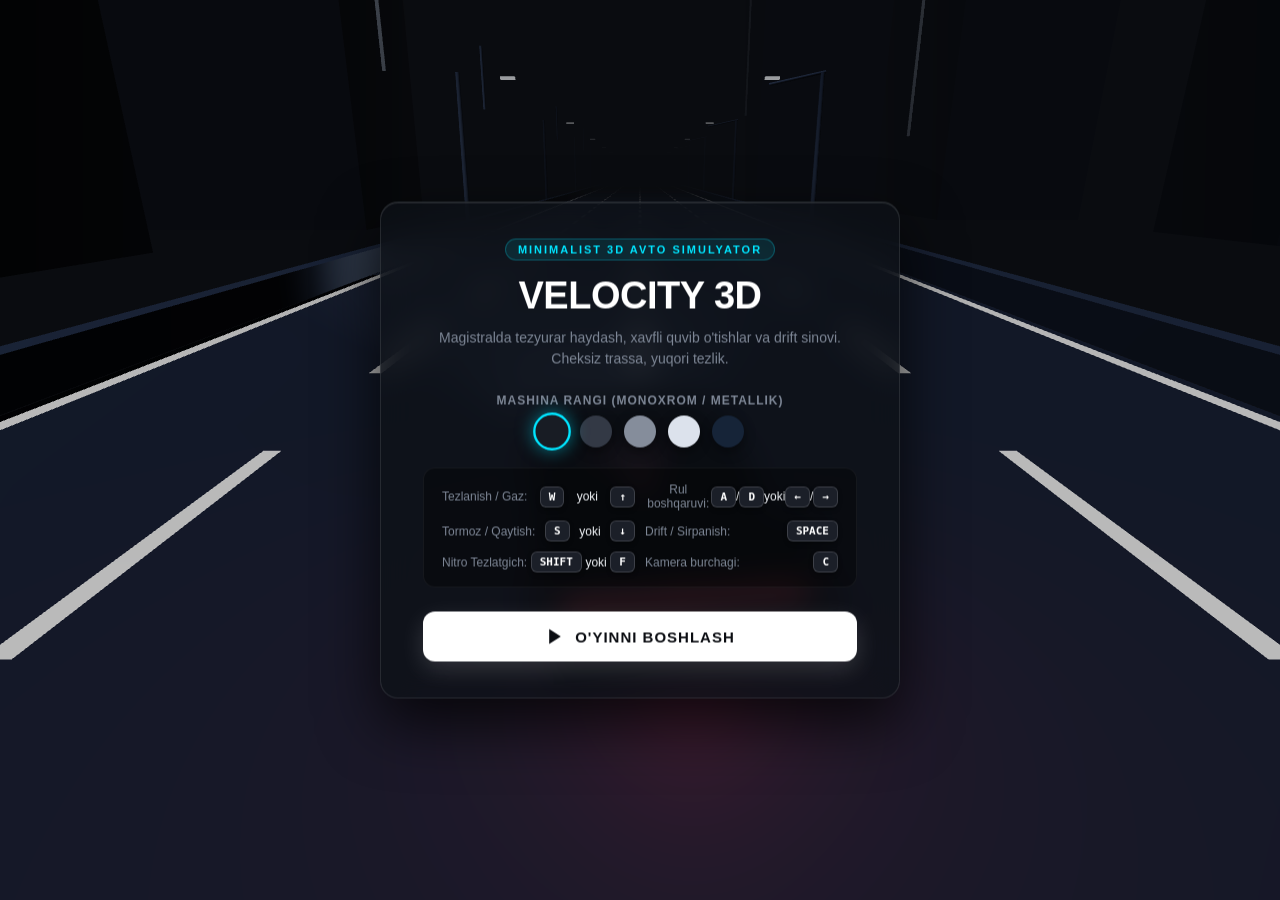
<file: car trafic/index.html>
<!DOCTYPE html>
<html lang="uz">
<head>
    <meta charset="UTF-8">
    <meta name="viewport" content="width=device-width, initial-scale=1.0, maximum-scale=1.0, user-scalable=no">
    <title>3D Highway Velocity &bull; Minimalist Car Game</title>
    <link rel="stylesheet" href="styles.css">
    <!-- Local Three.js with CDN fallback -->
    <script src="three.min.js"></script>
    <script>
        if (typeof THREE === 'undefined') {
            document.write('<script src="https://cdnjs.cloudflare.com/ajax/libs/three.js/r128/three.min.js"><\/script>');
        }
    </script>
</head>
<body>

    <!-- 3D Canvas Container -->
    <div id="canvas-container"></div>

    <!-- UI Overlay Layer -->
    <div class="ui-overlay">

        <!-- 1. MAIN MENU SCREEN -->
        <div id="menu-screen" class="screen-card">
            <div class="title-badge">Minimalist 3D Avto Simulyator</div>
            <h1>VELOCITY 3D</h1>
            <p class="tagline">Magistralda tezyurar haydash, xavfli quvib o'tishlar va drift sinovi. Cheksiz trassa, yuqori tezlik.</p>

            <!-- Sleek Minimalist Car Color Selector -->
            <div class="color-picker-section">
                <label>Mashina rangi (Monoxrom / Metallik)</label>
                <div class="swatch-group">
                    <div class="color-swatch active" data-color="181c24" style="background: #181c24;" title="Qora Obsidian"></div>
                    <div class="color-swatch" data-color="333945" style="background: #333945;" title="To'q Grafit"></div>
                    <div class="color-swatch" data-color="858d9b" style="background: #858d9b;" title="Titanium Kumush"></div>
                    <div class="color-swatch" data-color="dce2ec" style="background: #dce2ec;" title="Oq Marvarid"></div>
                    <div class="color-swatch" data-color="162438" style="background: #162438;" title="Tungi Ko'k"></div>
                </div>
            </div>

            <!-- Controls Guide -->
            <div class="controls-guide">
                <div class="control-item">
                    <span class="label">Tezlanish / Gaz:</span>
                    <kbd>W</kbd> yoki <kbd>&uarr;</kbd>
                </div>
                <div class="control-item">
                    <span class="label">Rul boshqaruvi:</span>
                    <kbd>A</kbd> / <kbd>D</kbd> yoki <kbd>&larr;</kbd> / <kbd>&rarr;</kbd>
                </div>
                <div class="control-item">
                    <span class="label">Tormoz / Qaytish:</span>
                    <kbd>S</kbd> yoki <kbd>&darr;</kbd>
                </div>
                <div class="control-item">
                    <span class="label">Drift / Sirpanish:</span>
                    <kbd>SPACE</kbd>
                </div>
                <div class="control-item">
                    <span class="label">Nitro Tezlatgich:</span>
                    <kbd>SHIFT</kbd> yoki <kbd>F</kbd>
                </div>
                <div class="control-item">
                    <span class="label">Kamera burchagi:</span>
                    <kbd>C</kbd>
                </div>
            </div>

            <button id="start-btn" class="btn-primary">
                <svg width="20" height="20" viewBox="0 0 24 24" fill="currentColor">
                    <polygon points="5 3 19 12 5 21 5 3"></polygon>
                </svg>
                O'yinni Boshlash
            </button>
        </div>

        <!-- 2. IN-GAME HUD -->
        <div id="hud" class="hidden">
            <!-- Top Bar -->
            <div class="hud-top">
                <div class="hud-score-card">
                    <div class="hud-score-label">Ochko</div>
                    <div id="hud-score" class="hud-score-val">0</div>
                    <div style="font-size: 11px; color: var(--text-muted); margin-top: 2px;">
                        Masofa: <span id="hud-distance" style="color: #fff; font-weight: 600;">0 m</span> &bull; 
                        Rekord: <span id="hud-highscore" style="color: var(--accent-ice); font-weight: 700;">0</span>
                    </div>
                </div>

                <div class="hud-top-actions">
                    <button id="weather-btn" class="hud-btn" title="Ob-havoni almashtirish">🌙 TUNGI OYDIN</button>
                    <button id="cam-btn" class="hud-btn" title="Kamera almashtirish">🎥 KAMERA (C)</button>
                    <button id="audio-btn" class="hud-btn" title="Ovoz yoqish/o'chirish">🔊 OVOZ: YONIQ</button>
                    <button id="pause-btn" class="hud-btn" title="O'yinni to'xtatish">⏸️ PAUZA (P)</button>
                </div>
            </div>

            <!-- Drift Banner -->
            <div id="drift-alert" class="hidden">DRIFT x1.0 &bull; 0 PTS</div>

            <!-- Bottom Telemetry Bar -->
            <div class="hud-bottom">
                <div class="speedo-cluster">
                    <div class="speed-row">
                        <span id="hud-speed" class="speed-digits">0</span>
                        <span class="speed-unit">KM/SOAT</span>
                    </div>
                    
                    <div class="speed-bar-container">
                        <div id="speed-bar-fill"></div>
                    </div>

                    <div class="nitro-row">
                        <span class="nitro-label">NITRO</span>
                        <div class="nitro-bar-container">
                            <div id="nitro-bar-fill"></div>
                        </div>
                    </div>
                </div>
            </div>
        </div>

        <!-- Floating Notifications (Near misses, combos) -->
        <div id="floating-alerts"></div>

        <!-- 3. PAUSE SCREEN -->
        <div id="pause-screen" class="screen-card hidden">
            <h2>O'yin To'xtatildi</h2>
            <p class="tagline" style="margin-bottom: 20px;">Trassadagi harakat pauza holatida.</p>
            <button id="resume-btn" class="btn-primary" style="margin-bottom: 12px;">Davom Ettirish</button>
            <button id="pause-menu-btn" class="btn-secondary" style="width: 100%;">Asosiy Menyu / Garaj</button>
        </div>

        <!-- 4. GAME OVER SCREEN -->
        <div id="gameover-screen" class="screen-card hidden">
            <div class="title-badge" style="color: var(--accent-red); background: rgba(255, 51, 75, 0.1); border-color: rgba(255, 51, 75, 0.3);">
                POYGA TUGADI
            </div>
            <h1 id="go-reason">To'qnashuv!</h1>

            <div class="stats-grid">
                <div class="stat-box full-width">
                    <div class="stat-label">Jami To'plangan Ochko</div>
                    <div id="go-score" class="stat-val">0</div>
                </div>
                <div class="stat-box">
                    <div class="stat-label">Bosib O'tilgan Masofa</div>
                    <div id="go-distance" class="stat-val">0 m</div>
                </div>
                <div class="stat-box">
                    <div class="stat-label">Eng Yuqori Tezlik</div>
                    <div id="go-speed" class="stat-val">0 km/s</div>
                </div>
                <div class="stat-box">
                    <div class="stat-label">Xavfli O'tishlar (Near Miss)</div>
                    <div id="go-nearmiss" class="stat-val">0</div>
                </div>
                <div class="stat-box">
                    <div class="stat-label">Eng Yaxshi Natija</div>
                    <div id="go-highscore" class="stat-val">0</div>
                </div>
            </div>

            <div style="display: flex; gap: 12px; margin-top: 14px;">
                <button id="restart-btn" class="btn-primary" style="flex: 2;">
                    <svg width="20" height="20" viewBox="0 0 24 24" fill="none" stroke="currentColor" stroke-width="2.5" stroke-linecap="round" stroke-linejoin="round">
                        <polyline points="1 4 1 10 7 10"></polyline>
                        <path d="M3.51 15a9 9 0 1 0 2.13-9.36L1 10"></path>
                    </svg>
                    Qayta Boshlash
                </button>
                <button id="go-menu-btn" class="btn-secondary" style="flex: 1;">Garaj</button>
            </div>
        </div>

        <!-- 5. ON-SCREEN MOBILE TOUCH CONTROLS -->
        <div id="mobile-controls">
            <!-- Left Side: Steering -->
            <div class="touch-cluster">
                <div id="btn-left" class="touch-btn">&larr;</div>
                <div id="btn-right" class="touch-btn">&rarr;</div>
            </div>

            <!-- Right Side: Gas, Brake, Nitro, Drift -->
            <div class="touch-cluster">
                <div id="btn-drift" class="touch-btn drift-touch">DRIFT</div>
                <div id="btn-brake" class="touch-btn">&#9660;</div>
                <div id="btn-gas" class="touch-btn">&#9650;</div>
                <div id="btn-nitro" class="touch-btn nitro-touch">N2O</div>
            </div>
        </div>

    </div>

    <!-- Scripts -->
    <script src="audio.js"></script>
    <script src="models.js"></script>
    <script src="game.js"></script>
</body>
</html>
</file>
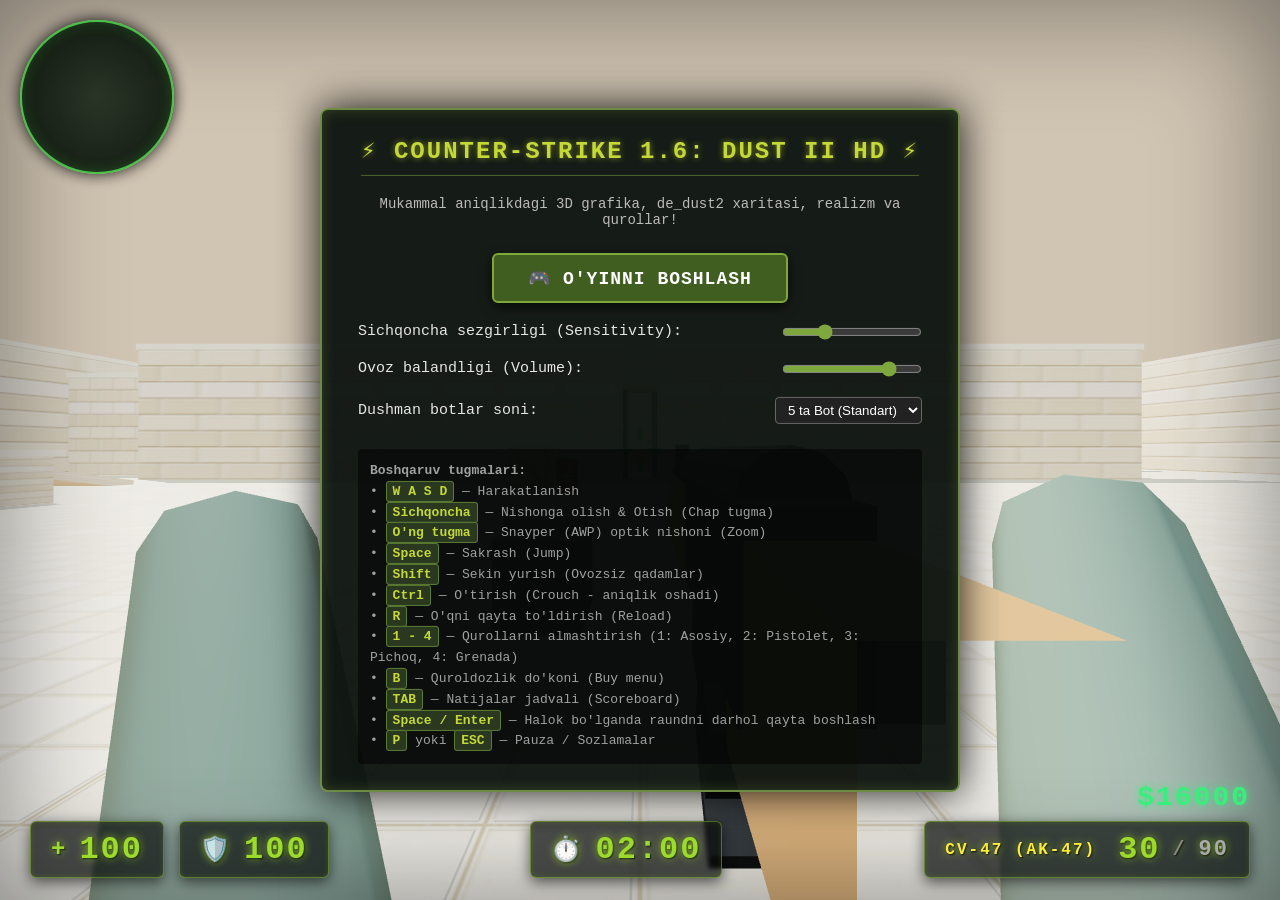
<file: cs/index.html>
<!DOCTYPE html>
<html lang="uz">
<head>
  <meta charset="UTF-8">
  <meta name="viewport" content="width=device-width, initial-scale=1.0">
  <title>Counter-Strike 1.6 - Web Edition (de_dust2 HD)</title>
  <style>
    * {
      box-sizing: border-box;
      margin: 0;
      padding: 0;
      user-select: none;
      -webkit-user-select: none;
    }
    body, html {
      width: 100%;
      height: 100%;
      overflow: hidden;
      background-color: #0b0d10;
      font-family: 'Courier New', Courier, monospace, Tahoma, sans-serif;
      color: #e0e0e0;
    }

    #game-container {
      position: relative;
      width: 100vw;
      height: 100vh;
    }

    canvas#c {
      width: 100%;
      height: 100%;
      display: block;
    }

    /* Screen Vignette for cinematic focus */
    #vignette {
      position: absolute;
      top: 0;
      left: 0;
      width: 100%;
      height: 100%;
      pointer-events: none;
      box-shadow: inset 0 0 120px rgba(0, 0, 0, 0.45);
      z-index: 4;
    }

    /* CS 1.6 Classic HUD */
    #hud {
      position: absolute;
      top: 0;
      left: 0;
      width: 100%;
      height: 100%;
      pointer-events: none;
      z-index: 10;
    }

    /* Dynamic Crosshair */
    #crosshair {
      position: absolute;
      top: 50%;
      left: 50%;
      transform: translate(-50%, -50%);
      pointer-events: none;
      width: 44px;
      height: 44px;
    }
    .ch-bar {
      position: absolute;
      background: #00ff44;
      box-shadow: 0 0 2px #000, 0 0 4px rgba(0, 255, 68, 0.6);
      transition: all 0.05s ease-out;
    }
    #ch-top { width: 2px; height: 12px; top: 1px; left: 21px; }
    #ch-bottom { width: 2px; height: 12px; bottom: 1px; left: 21px; }
    #ch-left { width: 12px; height: 2px; left: 1px; top: 21px; }
    #ch-right { width: 12px; height: 2px; right: 1px; top: 21px; }
    #ch-dot {
      width: 2px;
      height: 2px;
      top: 21px;
      left: 21px;
      background: #00ff44;
      box-shadow: 0 0 2px #000;
    }

    /* Precision Mil-Dot Sniper Scope Overlay */
    #sniper-scope {
      position: absolute;
      top: 0;
      left: 0;
      width: 100%;
      height: 100%;
      display: none;
      pointer-events: none;
      z-index: 12;
    }
    .scope-vignette {
      position: absolute;
      width: 82vh;
      height: 82vh;
      box-shadow: inset 0 0 0 100vmax rgba(0, 0, 0, 0.98), inset 0 0 70px rgba(0, 0, 0, 0.95);
      border-radius: 50%;
      top: 50%;
      left: 50%;
      transform: translate(-50%, -50%);
      border: 3px solid rgba(25, 25, 25, 0.98);
    }
    .scope-svg {
      position: absolute;
      top: 50%;
      left: 50%;
      width: 80vh;
      height: 80vh;
      transform: translate(-50%, -50%);
      pointer-events: none;
    }

    /* Radar / Minimap */
    #radar-wrapper {
      position: absolute;
      top: 20px;
      left: 20px;
      width: 154px;
      height: 154px;
      background: radial-gradient(circle, rgba(12, 28, 14, 0.85) 0%, rgba(5, 14, 6, 0.95) 100%);
      border: 2px solid rgba(80, 220, 80, 0.85);
      border-radius: 50%;
      overflow: hidden;
      box-shadow: 0 0 15px rgba(0, 0, 0, 0.9), inset 0 0 14px rgba(80, 220, 80, 0.22);
    }
    #radar-canvas {
      width: 100%;
      height: 100%;
    }

    /* Killfeed */
    #killfeed {
      position: absolute;
      top: 20px;
      right: 20px;
      display: flex;
      flex-direction: column;
      gap: 6px;
      pointer-events: none;
      align-items: flex-end;
    }
    .kill-entry {
      background: rgba(14, 18, 22, 0.92);
      padding: 6px 14px;
      border-radius: 4px;
      font-size: 14px;
      font-weight: bold;
      border-left: 3px solid #ffcc00;
      animation: killFade 5s forwards;
      text-shadow: 1px 1px 2px #000;
      box-shadow: 0 2px 8px rgba(0, 0, 0, 0.65);
    }
    .team-ct { color: #5dade2; font-weight: bold; }
    .team-t { color: #e74c3c; font-weight: bold; }
    .hs-icon {
      color: #ff3333;
      font-size: 12px;
      margin-left: 6px;
      background: rgba(255, 0, 0, 0.25);
      border: 1px solid rgba(255, 0, 0, 0.4);
      padding: 1px 5px;
      border-radius: 3px;
    }
    @keyframes killFade {
      0% { opacity: 0; transform: translateX(20px); }
      10% { opacity: 1; transform: translateX(0); }
      80% { opacity: 1; }
      100% { opacity: 0; transform: translateY(-10px); }
    }

    /* Bottom CS HUD Bar */
    .hud-bottom {
      position: absolute;
      bottom: 22px;
      left: 30px;
      right: 30px;
      display: flex;
      justify-content: space-between;
      align-items: flex-end;
      color: #9cdb2b;
      text-shadow: 0 0 8px rgba(156, 219, 43, 0.75), 1px 1px 2px #000;
      font-size: 26px;
      font-weight: 900;
      letter-spacing: 2px;
    }
    .hud-box {
      display: flex;
      align-items: center;
      gap: 12px;
      background: rgba(8, 12, 10, 0.7);
      padding: 9px 20px;
      border-radius: 6px;
      border: 1px solid rgba(156, 219, 43, 0.45);
      box-shadow: 0 4px 14px rgba(0, 0, 0, 0.6), inset 0 0 6px rgba(156, 219, 43, 0.15);
      backdrop-filter: blur(2px);
    }
    .hud-icon {
      font-size: 24px;
    }
    .hud-val {
      font-size: 32px;
      font-family: 'Courier New', monospace;
    }

    #money-display {
      color: #38ef7d;
      font-size: 28px;
      text-shadow: 0 0 8px rgba(56, 239, 125, 0.75);
      margin-bottom: 8px;
      font-weight: bold;
    }

    /* Damage indicator flash */
    #damage-flash {
      position: absolute;
      top: 0;
      left: 0;
      width: 100%;
      height: 100%;
      background: radial-gradient(circle, transparent 50%, rgba(255, 0, 0, 0.7) 100%);
      opacity: 0;
      pointer-events: none;
      transition: opacity 0.12s ease-out;
      z-index: 15;
    }

    /* Round Banner Announcement */
    #round-banner {
      position: absolute;
      top: 25%;
      left: 50%;
      transform: translate(-50%, -50%);
      font-size: 38px;
      font-weight: 900;
      text-align: center;
      color: #ffd700;
      text-shadow: 0 0 16px rgba(0,0,0,0.95), 2px 2px 4px #000;
      letter-spacing: 3px;
      opacity: 0;
      pointer-events: none;
      transition: opacity 0.3s ease;
      z-index: 25;
    }

    /* Hitmarker */
    #hitmarker {
      position: absolute;
      top: 50%;
      left: 50%;
      transform: translate(-50%, -50%);
      width: 26px;
      height: 26px;
      opacity: 0;
      pointer-events: none;
      transition: opacity 0.08s ease-out;
    }
    .hm-line {
      position: absolute;
      background: #ffffff;
      box-shadow: 0 0 4px rgba(255, 255, 255, 0.8);
    }
    .hm-tl { width: 7px; height: 2px; top: 3px; left: 3px; transform: rotate(45deg); }
    .hm-tr { width: 7px; height: 2px; top: 3px; right: 3px; transform: rotate(-45deg); }
    .hm-bl { width: 7px; height: 2px; bottom: 3px; left: 3px; transform: rotate(-45deg); }
    .hm-br { width: 7px; height: 2px; bottom: 3px; right: 3px; transform: rotate(45deg); }

    /* Modals & Menus (CS 1.6 Style) */
    .menu-modal {
      position: absolute;
      top: 50%;
      left: 50%;
      transform: translate(-50%, -50%);
      background: rgba(14, 20, 16, 0.96);
      border: 2px solid #6b8c42;
      border-radius: 8px;
      box-shadow: 0 0 40px rgba(0, 0, 0, 0.9), inset 0 0 14px rgba(107, 140, 66, 0.35);
      padding: 26px 36px;
      color: #e5e5e5;
      z-index: 50;
      max-width: 640px;
      width: 90%;
    }

    .menu-title {
      color: #c4d936;
      font-size: 24px;
      font-weight: bold;
      text-align: center;
      margin-bottom: 20px;
      letter-spacing: 2px;
      border-bottom: 1px solid #4a632b;
      padding-bottom: 10px;
      text-shadow: 0 0 6px rgba(196, 217, 54, 0.6);
    }

    /* Buy Menu */
    #buy-menu {
      display: none;
    }
    .buy-grid {
      display: grid;
      grid-template-columns: 1fr 1fr;
      gap: 12px;
      margin-bottom: 16px;
    }
    .buy-btn {
      background: rgba(30, 45, 30, 0.88);
      border: 1px solid #5a7d32;
      color: #fff;
      padding: 12px 14px;
      border-radius: 4px;
      cursor: pointer;
      text-align: left;
      font-family: inherit;
      transition: all 0.15s;
      display: flex;
      justify-content: space-between;
      align-items: center;
    }
    .buy-btn:hover {
      background: #466922;
      border-color: #8bb342;
      transform: scale(1.02);
    }
    .buy-btn .price {
      color: #55ff55;
      font-weight: bold;
    }

    /* Start / Pause Menu */
    #pause-menu {
      display: flex;
      flex-direction: column;
      align-items: center;
    }
    .cs-btn {
      background: #415e21;
      border: 2px solid #7ea83c;
      color: #fff;
      font-size: 18px;
      font-weight: bold;
      padding: 12px 34px;
      border-radius: 6px;
      cursor: pointer;
      margin: 10px 0;
      letter-spacing: 1px;
      transition: 0.2s;
      box-shadow: 0 4px 12px rgba(0,0,0,0.6);
      font-family: inherit;
    }
    .cs-btn:hover {
      background: #5b852e;
      border-color: #a7dc52;
      transform: translateY(-2px);
    }
    .settings-row {
      display: flex;
      justify-content: space-between;
      width: 100%;
      margin: 10px 0;
      align-items: center;
      font-size: 15px;
    }
    .settings-row input[type="range"] {
      width: 140px;
      accent-color: #7ea83c;
    }
    .controls-hint {
      margin-top: 15px;
      font-size: 13px;
      color: #a0a0a0;
      line-height: 1.6;
      background: rgba(0,0,0,0.5);
      padding: 12px;
      border-radius: 4px;
      width: 100%;
    }
    .key-badge {
      background: #2a3820;
      border: 1px solid #5a7d32;
      padding: 2px 6px;
      border-radius: 3px;
      color: #c4d936;
      font-weight: bold;
    }

    /* Scoreboard */
    #scoreboard {
      display: none;
      position: absolute;
      top: 50%;
      left: 50%;
      transform: translate(-50%, -50%);
      width: 740px;
      background: rgba(12, 16, 14, 0.95);
      border: 2px solid #536e2d;
      border-radius: 6px;
      box-shadow: 0 0 35px rgba(0,0,0,0.9);
      padding: 20px;
      z-index: 60;
    }
    .sb-table {
      width: 100%;
      border-collapse: collapse;
      margin-top: 10px;
    }
    .sb-table th, .sb-table td {
      padding: 8px 12px;
      text-align: left;
      font-size: 14px;
    }
    .sb-table th {
      background: rgba(25, 35, 20, 0.85);
      color: #92b842;
      border-bottom: 2px solid #536e2d;
    }
    .sb-row-ct {
      border-bottom: 1px solid rgba(93, 173, 226, 0.2);
    }
    .sb-row-t {
      border-bottom: 1px solid rgba(231, 76, 60, 0.2);
    }
    .status-dead {
      color: #777 !important;
      text-decoration: line-through;
    }
  </style>
</head>
<body>

<div id="game-container">
  <canvas id="c"></canvas>
  <div id="vignette"></div>

  <!-- HUD -->
  <div id="hud">
    <!-- Crosshair -->
    <div id="crosshair">
      <div class="ch-bar" id="ch-top"></div>
      <div class="ch-bar" id="ch-bottom"></div>
      <div class="ch-bar" id="ch-left"></div>
      <div class="ch-bar" id="ch-right"></div>
      <div id="ch-dot"></div>
    </div>

    <!-- Hitmarker -->
    <div id="hitmarker">
      <div class="hm-line hm-tl"></div>
      <div class="hm-line hm-tr"></div>
      <div class="hm-line hm-bl"></div>
      <div class="hm-line hm-br"></div>
    </div>

    <!-- Precision Mil-Dot Sniper Scope -->
    <div id="sniper-scope">
      <div class="scope-vignette"></div>
      <svg class="scope-svg" viewBox="-200 -200 400 400">
        <!-- Thin crosshairs -->
        <line x1="-180" y1="0" x2="-20" y2="0" stroke="#000" stroke-width="1.2" />
        <line x1="20" y1="0" x2="180" y2="0" stroke="#000" stroke-width="1.2" />
        <line x1="0" y1="-180" x2="0" y2="-20" stroke="#000" stroke-width="1.2" />
        <line x1="0" y1="20" x2="0" y2="180" stroke="#000" stroke-width="1.2" />
        <!-- Dual central rings -->
        <circle cx="0" cy="0" r="14" fill="none" stroke="#000" stroke-width="0.8" opacity="0.6" />
        <circle cx="0" cy="0" r="28" fill="none" stroke="#000" stroke-width="0.8" opacity="0.4" />
        <!-- Horizontal dots -->
        <circle cx="-120" cy="0" r="2.2" fill="#000" />
        <circle cx="-90" cy="0" r="2.2" fill="#000" />
        <circle cx="-60" cy="0" r="2.2" fill="#000" />
        <circle cx="-30" cy="0" r="2.2" fill="#000" />
        <circle cx="30" cy="0" r="2.2" fill="#000" />
        <circle cx="60" cy="0" r="2.2" fill="#000" />
        <circle cx="90" cy="0" r="2.2" fill="#000" />
        <circle cx="120" cy="0" r="2.2" fill="#000" />
        <!-- Vertical dots -->
        <circle cx="0" cy="-120" r="2.2" fill="#000" />
        <circle cx="0" cy="-90" r="2.2" fill="#000" />
        <circle cx="0" cy="-60" r="2.2" fill="#000" />
        <circle cx="0" cy="-30" r="2.2" fill="#000" />
        <circle cx="0" cy="30" r="2.2" fill="#000" />
        <circle cx="0" cy="60" r="2.2" fill="#000" />
        <circle cx="0" cy="90" r="2.2" fill="#000" />
        <circle cx="0" cy="120" r="2.2" fill="#000" />
        <!-- Range tick marks -->
        <line x1="-8" y1="45" x2="8" y2="45" stroke="#000" stroke-width="1" />
        <line x1="-12" y1="75" x2="12" y2="75" stroke="#000" stroke-width="1" />
        <line x1="-16" y1="105" x2="16" y2="105" stroke="#000" stroke-width="1" />
        <!-- Center red dot -->
        <circle cx="0" cy="0" r="2.2" fill="#ff1111" />
      </svg>
    </div>

    <!-- Radar / Minimap -->
    <div id="radar-wrapper">
      <canvas id="radar-canvas" width="154" height="154"></canvas>
    </div>

    <!-- Killfeed -->
    <div id="killfeed"></div>

    <!-- Damage Screen Flash -->
    <div id="damage-flash"></div>

    <!-- Round Banner -->
    <div id="round-banner">ROUND START</div>

    <!-- Bottom HUD stats -->
    <div class="hud-bottom">
      <div style="display: flex; gap: 15px;">
        <div class="hud-box">
          <span class="hud-icon">+</span>
          <span class="hud-val" id="hud-hp">100</span>
        </div>
        <div class="hud-box">
          <span class="hud-icon">🛡️</span>
          <span class="hud-val" id="hud-armor">100</span>
        </div>
      </div>

      <div class="hud-box" style="font-size: 28px;">
        <span class="hud-icon">⏱️</span>
        <span class="hud-val" id="hud-timer">02:00</span>
      </div>

      <div style="display: flex; flex-direction: column; align-items: flex-end;">
        <div id="money-display">$<span id="hud-money">16000</span></div>
        <div class="hud-box">
          <span id="hud-weapon-name" style="font-size: 16px; margin-right: 10px; color: #ffeb3b;">AK-47</span>
          <span class="hud-val" id="hud-ammo">30</span>
          <span style="font-size: 20px; color: #888;">/</span>
          <span style="font-size: 22px; color: #aaa;" id="hud-reserve">90</span>
        </div>
      </div>
    </div>
  </div>

  <!-- Buy Menu (B Key) -->
  <div class="menu-modal" id="buy-menu">
    <div class="menu-title">🛒 QOROL VA ASLAHALAR DO'KONI (B)</div>
    <div class="buy-grid">
      <button class="buy-btn" onclick="buyWeapon('ak47')">
        <span>1. AK-47 (Avtomat)</span>
        <span class="price">$2700</span>
      </button>
      <button class="buy-btn" onclick="buyWeapon('m4a1')">
        <span>2. M4A1 (Shturm miltiq)</span>
        <span class="price">$3100</span>
      </button>
      <button class="buy-btn" onclick="buyWeapon('awp')">
        <span>3. AWP (Snayper)</span>
        <span class="price">$4750</span>
      </button>
      <button class="buy-btn" onclick="buyWeapon('deagle')">
        <span>4. Desert Eagle (To'pponcha)</span>
        <span class="price">$650</span>
      </button>
      <button class="buy-btn" onclick="buyEquipment('kevlar')">
        <span>5. Bronjilet + Shlem</span>
        <span class="price">$1000</span>
      </button>
      <button class="buy-btn" onclick="buyEquipment('grenade')">
        <span>6. HE Grenada (Portlovchi)</span>
        <span class="price">$300</span>
      </button>
      <button class="buy-btn" onclick="buyEquipment('ammo_prim')">
        <span>7. Asosiy o'q (Primary Ammo)</span>
        <span class="price">$100</span>
      </button>
      <button class="buy-btn" onclick="buyEquipment('ammo_sec')">
        <span>8. Pistolet o'qi (Secondary Ammo)</span>
        <span class="price">$50</span>
      </button>
    </div>
    <div style="text-align: center; color: #999; font-size: 13px;">
      [B] yoki [ESC] bosib menyuni yopishingiz mumkin. Tezkor xarid: [1 - 8]
    </div>
  </div>

  <!-- Scoreboard (TAB Key) -->
  <div id="scoreboard">
    <div class="menu-title" style="margin-bottom: 10px;">🏆 JAMOALAR JADVALI (SCOREBOARD)</div>
    <div style="display: flex; justify-content: space-between; font-weight: bold; margin-bottom: 8px;">
      <span class="team-ct">COUNTER-TERRORISTS: <span id="ct-score">0</span></span>
      <span class="team-t">TERRORISTS: <span id="t-score">0</span></span>
    </div>
    <table class="sb-table">
      <thead>
        <tr>
          <th>Jamoa</th>
          <th>O'yinchi</th>
          <th>Kills</th>
          <th>Deaths</th>
          <th>Ping</th>
        </tr>
      </thead>
      <tbody id="scoreboard-body">
        <!-- populated dynamically -->
      </tbody>
    </table>
    <div style="text-align: center; margin-top: 15px; color: #888; font-size: 12px;">
      [TAB] tugmasini qo'yib yuborsangiz jadval yopiladi
    </div>
  </div>

  <!-- Start / Pause Menu -->
  <div class="menu-modal" id="pause-menu">
    <div class="menu-title">⚡ COUNTER-STRIKE 1.6: DUST II HD ⚡</div>
    <p style="text-align: center; font-size: 14px; margin-bottom: 15px; color: #bbb;">
      Mukammal aniqlikdagi 3D grafika, de_dust2 xaritasi, realizm va qurollar!
    </p>

    <button class="cs-btn" id="btn-play">🎮 O'YINNI BOSHLASH</button>

    <div class="settings-row">
      <span>Sichqoncha sezgirligi (Sensitivity):</span>
      <input type="range" id="setting-sens" min="0.2" max="3.0" step="0.1" value="1.0">
    </div>

    <div class="settings-row">
      <span>Ovoz balandligi (Volume):</span>
      <input type="range" id="setting-vol" min="0" max="1" step="0.05" value="0.8">
    </div>

    <div class="settings-row">
      <span>Dushman botlar soni:</span>
      <select id="setting-bots" style="background:#222; color:#fff; border:1px solid #666; padding:4px 8px; border-radius:4px;">
        <option value="3">3 ta Bot</option>
        <option value="5" selected>5 ta Bot (Standart)</option>
        <option value="8">8 ta Bot (Qiyin)</option>
      </select>
    </div>

    <div class="controls-hint">
      <strong>Boshqaruv tugmalari:</strong><br>
      • <span class="key-badge">W A S D</span> — Harakatlanish<br>
      • <span class="key-badge">Sichqoncha</span> — Nishonga olish & Otish (Chap tugma)<br>
      • <span class="key-badge">O'ng tugma</span> — Snayper (AWP) optik nishoni (Zoom)<br>
      • <span class="key-badge">Space</span> — Sakrash (Jump)<br>
      • <span class="key-badge">Shift</span> — Sekin yurish (Ovozsiz qadamlar)<br>
      • <span class="key-badge">Ctrl</span> — O'tirish (Crouch - aniqlik oshadi)<br>
      • <span class="key-badge">R</span> — O'qni qayta to'ldirish (Reload)<br>
      • <span class="key-badge">1 - 4</span> — Qurollarni almashtirish (1: Asosiy, 2: Pistolet, 3: Pichoq, 4: Grenada)<br>
      • <span class="key-badge">B</span> — Quroldozlik do'koni (Buy menu)<br>
      • <span class="key-badge">TAB</span> — Natijalar jadvali (Scoreboard)<br>
      • <span class="key-badge">Space / Enter</span> — Halok bo'lganda raundni darhol qayta boshlash<br>
      • <span class="key-badge">P</span> yoki <span class="key-badge">ESC</span> — Pauza / Sozlamalar
    </div>
  </div>
</div>

<!-- Three.js with fallback -->
<script src="three.min.js"></script>
<script>
  if (typeof THREE === 'undefined') {
    document.write('<script src="https://cdnjs.cloudflare.com/ajax/libs/three.js/r128/three.min.js"><\/script>');
  }
</script>

<script>
/* ==========================================================================
   COUNTER-STRIKE 1.6: ULTRA-CRISP 3D HD ENGINE
   ========================================================================== */

// --- 1. Audio Engine (Web Audio API Synthesizer) ---
class AudioEngine {
  constructor() {
    this.ctx = null;
    this.masterGain = null;
    this.volume = 0.8;
  }

  init() {
    if (!this.ctx) {
      const AudioContext = window.AudioContext || window.webkitAudioContext;
      this.ctx = new AudioContext();
      this.masterGain = this.ctx.createGain();
      this.masterGain.gain.setValueAtTime(this.volume, this.ctx.currentTime);
      this.masterGain.connect(this.ctx.destination);
    }
    if (this.ctx.state === 'suspended') {
      this.ctx.resume();
    }
  }

  setVolume(vol) {
    this.volume = vol;
    if (this.masterGain && this.ctx) {
      this.masterGain.gain.setValueAtTime(vol, this.ctx.currentTime);
    }
  }

  // Gunshots & Slash
  playGunshot(type) {
    if (!this.ctx) return;
    const t = this.ctx.currentTime;

    if (type === 'knife') {
      const osc = this.ctx.createOscillator();
      const gain = this.ctx.createGain();
      osc.type = 'sine';
      osc.frequency.setValueAtTime(480, t);
      osc.frequency.exponentialRampToValueAtTime(110, t + 0.16);
      gain.gain.setValueAtTime(0.5, t);
      gain.gain.exponentialRampToValueAtTime(0.01, t + 0.16);
      osc.connect(gain);
      gain.connect(this.masterGain);
      osc.start(t);
      osc.stop(t + 0.16);
      return;
    }

    const bufferSize = this.ctx.sampleRate * 0.45;
    const noiseBuffer = this.ctx.createBuffer(1, bufferSize, this.ctx.sampleRate);
    const output = noiseBuffer.getChannelData(0);
    for (let i = 0; i < bufferSize; i++) {
      output[i] = Math.random() * 2 - 1;
    }

    const whiteNoise = this.ctx.createBufferSource();
    whiteNoise.buffer = noiseBuffer;

    const filter = this.ctx.createBiquadFilter();
    const noiseGain = this.ctx.createGain();
    const osc = this.ctx.createOscillator();
    const oscGain = this.ctx.createGain();

    if (type === 'awp') {
      filter.type = 'lowpass';
      filter.frequency.setValueAtTime(3600, t);
      filter.frequency.exponentialRampToValueAtTime(280, t + 0.4);
      noiseGain.gain.setValueAtTime(1.0, t);
      noiseGain.gain.exponentialRampToValueAtTime(0.01, t + 0.45);

      osc.type = 'triangle';
      osc.frequency.setValueAtTime(160, t);
      osc.frequency.exponentialRampToValueAtTime(35, t + 0.35);
      oscGain.gain.setValueAtTime(1.0, t);
      oscGain.gain.exponentialRampToValueAtTime(0.01, t + 0.4);

    } else if (type === 'deagle') {
      filter.type = 'bandpass';
      filter.frequency.setValueAtTime(2200, t);
      filter.Q.value = 1.2;
      noiseGain.gain.setValueAtTime(0.85, t);
      noiseGain.gain.exponentialRampToValueAtTime(0.01, t + 0.22);

      osc.type = 'sine';
      osc.frequency.setValueAtTime(220, t);
      osc.frequency.exponentialRampToValueAtTime(45, t + 0.18);
      oscGain.gain.setValueAtTime(0.8, t);
      oscGain.gain.exponentialRampToValueAtTime(0.01, t + 0.2);

    } else if (type === 'm4a1') {
      filter.type = 'lowpass';
      filter.frequency.setValueAtTime(2800, t);
      noiseGain.gain.setValueAtTime(0.65, t);
      noiseGain.gain.exponentialRampToValueAtTime(0.01, t + 0.14);

      osc.type = 'sine';
      osc.frequency.setValueAtTime(180, t);
      osc.frequency.exponentialRampToValueAtTime(50, t + 0.12);
      oscGain.gain.setValueAtTime(0.6, t);
      oscGain.gain.exponentialRampToValueAtTime(0.01, t + 0.13);

    } else {
      filter.type = 'lowpass';
      filter.frequency.setValueAtTime(3200, t);
      filter.frequency.exponentialRampToValueAtTime(380, t + 0.16);
      noiseGain.gain.setValueAtTime(0.8, t);
      noiseGain.gain.exponentialRampToValueAtTime(0.01, t + 0.18);

      osc.type = 'sawtooth';
      osc.frequency.setValueAtTime(200, t);
      osc.frequency.exponentialRampToValueAtTime(40, t + 0.14);
      oscGain.gain.setValueAtTime(0.7, t);
      oscGain.gain.exponentialRampToValueAtTime(0.01, t + 0.15);
    }

    whiteNoise.connect(filter);
    filter.connect(noiseGain);
    noiseGain.connect(this.masterGain);

    osc.connect(oscGain);
    oscGain.connect(this.masterGain);

    whiteNoise.start(t);
    whiteNoise.stop(t + 0.45);
    osc.start(t);
    osc.stop(t + 0.45);
  }

  playReload() {
    if (!this.ctx) return;
    const t = this.ctx.currentTime;
    this.playClick(t, 600, 0.05);
    this.playClick(t + 0.7, 750, 0.06);
    this.playClick(t + 1.2, 1100, 0.08);
  }

  playClick(time, freq, dur) {
    if (!this.ctx) return;
    const osc = this.ctx.createOscillator();
    const g = this.ctx.createGain();
    osc.type = 'square';
    osc.frequency.setValueAtTime(freq, time);
    osc.frequency.exponentialRampToValueAtTime(freq * 0.4, time + dur);
    g.gain.setValueAtTime(0.3, time);
    g.gain.exponentialRampToValueAtTime(0.01, time + dur);
    osc.connect(g);
    g.connect(this.masterGain);
    osc.start(time);
    osc.stop(time + dur);
  }

  playHit(isHeadshot) {
    if (!this.ctx) return;
    const t = this.ctx.currentTime;
    if (isHeadshot) {
      const osc = this.ctx.createOscillator();
      const g = this.ctx.createGain();
      osc.type = 'sine';
      osc.frequency.setValueAtTime(1400, t);
      osc.frequency.setValueAtTime(1900, t + 0.05);
      g.gain.setValueAtTime(0.65, t);
      g.gain.exponentialRampToValueAtTime(0.01, t + 0.35);
      osc.connect(g);
      g.connect(this.masterGain);
      osc.start(t);
      osc.stop(t + 0.35);
    } else {
      const osc = this.ctx.createOscillator();
      const g = this.ctx.createGain();
      osc.type = 'triangle';
      osc.frequency.setValueAtTime(130, t);
      osc.frequency.exponentialRampToValueAtTime(40, t + 0.08);
      g.gain.setValueAtTime(0.4, t);
      g.gain.exponentialRampToValueAtTime(0.01, t + 0.08);
      osc.connect(g);
      g.connect(this.masterGain);
      osc.start(t);
      osc.stop(t + 0.08);
    }
  }

  playFootstep() {
    if (!this.ctx) return;
    const t = this.ctx.currentTime;
    const osc = this.ctx.createOscillator();
    const g = this.ctx.createGain();
    osc.type = 'sine';
    osc.frequency.setValueAtTime(80, t);
    osc.frequency.exponentialRampToValueAtTime(30, t + 0.05);
    g.gain.setValueAtTime(0.12, t);
    g.gain.exponentialRampToValueAtTime(0.01, t + 0.05);
    osc.connect(g);
    g.connect(this.masterGain);
    osc.start(t);
    osc.stop(t + 0.05);
  }

  playExplosion() {
    if (!this.ctx) return;
    const t = this.ctx.currentTime;
    const bufferSize = this.ctx.sampleRate * 0.9;
    const noiseBuffer = this.ctx.createBuffer(1, bufferSize, this.ctx.sampleRate);
    const data = noiseBuffer.getChannelData(0);
    for (let i = 0; i < bufferSize; i++) data[i] = Math.random() * 2 - 1;

    const noise = this.ctx.createBufferSource();
    noise.buffer = noiseBuffer;
    const filter = this.ctx.createBiquadFilter();
    filter.type = 'lowpass';
    filter.frequency.setValueAtTime(900, t);
    filter.frequency.exponentialRampToValueAtTime(50, t + 0.9);

    const gain = this.ctx.createGain();
    gain.gain.setValueAtTime(1.0, t);
    gain.gain.exponentialRampToValueAtTime(0.01, t + 0.9);

    noise.connect(filter);
    filter.connect(gain);
    gain.connect(this.masterGain);
    noise.start(t);
    noise.stop(t + 0.9);
  }

  playRadio(text) {
    if ('speechSynthesis' in window) {
      try {
        const u = new SpeechSynthesisUtterance(text);
        u.volume = this.volume;
        u.pitch = 0.9;
        u.rate = 1.1;
        window.speechSynthesis.speak(u);
      } catch (e) {}
    }
  }
}

const audio = new AudioEngine();

// --- 2. High-Definition Procedural Canvas Textures (Dust II Theme) ---
const TextureGenerator = {
  // Panoramic Desert Sky Dome
  createSkyTexture() {
    const canvas = document.createElement('canvas');
    canvas.width = 1024;
    canvas.height = 512;
    const ctx = canvas.getContext('2d');

    // Sky gradient
    const skyGrad = ctx.createLinearGradient(0, 0, 0, 512);
    skyGrad.addColorStop(0.0, '#1c5a96');
    skyGrad.addColorStop(0.35, '#5295d4');
    skyGrad.addColorStop(0.65, '#cce0f2');
    skyGrad.addColorStop(0.85, '#e5dac8');
    skyGrad.addColorStop(1.0, '#d2be9f');
    ctx.fillStyle = skyGrad;
    ctx.fillRect(0, 0, 1024, 512);

    // Radiant Sun with corona
    const sunGrad = ctx.createRadialGradient(720, 140, 10, 720, 140, 120);
    sunGrad.addColorStop(0.0, 'rgba(255, 255, 255, 1)');
    sunGrad.addColorStop(0.2, 'rgba(255, 250, 220, 0.95)');
    sunGrad.addColorStop(0.5, 'rgba(255, 225, 150, 0.45)');
    sunGrad.addColorStop(1.0, 'rgba(255, 210, 120, 0)');
    ctx.fillStyle = sunGrad;
    ctx.beginPath();
    ctx.arc(720, 140, 120, 0, Math.PI * 2);
    ctx.fill();

    // Distant jagged desert mountain silhouettes
    ctx.fillStyle = 'rgba(164, 142, 118, 0.65)';
    ctx.beginPath();
    ctx.moveTo(0, 420);
    const peaks = [
      [60, 360], [130, 390], [210, 340], [300, 380], [380, 330],
      [460, 375], [550, 345], [640, 385], [740, 335], [830, 370],
      [920, 340], [1024, 400]
    ];
    peaks.forEach(pt => ctx.lineTo(pt[0], pt[1]));
    ctx.lineTo(1024, 512);
    ctx.lineTo(0, 512);
    ctx.closePath();
    ctx.fill();

    // Closer mountain ridge
    ctx.fillStyle = 'rgba(138, 118, 96, 0.85)';
    ctx.beginPath();
    ctx.moveTo(0, 440);
    const ridge = [
      [80, 410], [180, 390], [260, 420], [350, 395], [450, 430],
      [540, 400], [630, 425], [720, 390], [820, 420], [930, 395], [1024, 430]
    ];
    ridge.forEach(pt => ctx.lineTo(pt[0], pt[1]));
    ctx.lineTo(1024, 512);
    ctx.lineTo(0, 512);
    ctx.closePath();
    ctx.fill();

    // Distant Dust 2 silhouettes: minaret & desert rooftops
    ctx.fillStyle = 'rgba(115, 96, 75, 0.9)';
    // Minaret
    ctx.fillRect(490, 370, 16, 70);
    ctx.beginPath();
    ctx.moveTo(486, 370); ctx.lineTo(498, 340); ctx.lineTo(510, 370);
    ctx.closePath(); ctx.fill();
    // Flat roofs
    ctx.fillRect(440, 415, 45, 30);
    ctx.fillRect(510, 410, 55, 35);
    ctx.fillRect(570, 420, 40, 25);

    // Soft desert cirrus clouds
    ctx.fillStyle = 'rgba(255, 255, 255, 0.22)';
    for (let c = 0; c < 12; c++) {
      const cx = (c * 95) % 1024;
      const cy = 80 + (c % 4) * 35;
      ctx.beginPath();
      ctx.ellipse(cx, cy, 60 + (c % 5) * 20, 10 + (c % 3) * 4, 0.05, 0, Math.PI * 2);
      ctx.fill();
    }

    const tex = new THREE.CanvasTexture(canvas);
    return tex;
  },

  // High-Resolution Sandstone Wall Texture (Dust II Bricks)
  createWallTexture() {
    const canvas = document.createElement('canvas');
    canvas.width = 512;
    canvas.height = 512;
    const ctx = canvas.getContext('2d');

    // Base sandstone hue
    ctx.fillStyle = '#caa977';
    ctx.fillRect(0, 0, 512, 512);

    const rows = 8;
    const rowH = 512 / rows;
    const brickTones = ['#d1b485', '#c8a876', '#debfa0', '#c29f6d', '#d6b889', '#bfa06d'];

    for (let r = 0; r < rows; r++) {
      const y = r * rowH;
      const offset = (r % 2) * 40;
      for (let x = -offset; x < 512; x += 64) {
        const bW = 64;
        ctx.fillStyle = brickTones[Math.abs(Math.floor(x * 3 + r * 7)) % brickTones.length];
        ctx.fillRect(x + 2, y + 2, bW - 4, rowH - 4);

        // Chiseled stone edge highlights & shadows
        ctx.fillStyle = 'rgba(255, 255, 255, 0.2)';
        ctx.fillRect(x + 2, y + 2, bW - 4, 3);
        ctx.fillRect(x + 2, y + 2, 3, rowH - 4);

        ctx.fillStyle = 'rgba(0, 0, 0, 0.22)';
        ctx.fillRect(x + 2, y + rowH - 5, bW - 4, 3);
        ctx.fillRect(x + bW - 5, y + 2, 3, rowH - 4);

        // Subtle stone surface clefts
        ctx.fillStyle = 'rgba(0, 0, 0, 0.06)';
        ctx.fillRect(x + 10, y + 12, bW - 20, 2);
      }

      // Mortar lines
      ctx.fillStyle = '#6e5837';
      ctx.fillRect(0, y, 512, 2);
      ctx.fillRect(0, y + rowH - 2, 512, 2);
    }

    // Micro-texture / sandstone mineral grain
    for (let i = 0; i < 4000; i++) {
      const nx = Math.random() * 512;
      const ny = Math.random() * 512;
      ctx.fillStyle = Math.random() > 0.5 ? 'rgba(0, 0, 0, 0.05)' : 'rgba(255, 255, 255, 0.08)';
      ctx.fillRect(nx, ny, 2, 2);
    }

    const tex = new THREE.CanvasTexture(canvas);
    tex.wrapS = THREE.RepeatWrapping;
    tex.wrapT = THREE.RepeatWrapping;
    return tex;
  },

  createWallBump() {
    const canvas = document.createElement('canvas');
    canvas.width = 512;
    canvas.height = 512;
    const ctx = canvas.getContext('2d');

    ctx.fillStyle = '#111111';
    ctx.fillRect(0, 0, 512, 512);

    const rows = 8;
    const rowH = 512 / rows;
    for (let r = 0; r < rows; r++) {
      const y = r * rowH;
      const offset = (r % 2) * 40;
      for (let x = -offset; x < 512; x += 64) {
        const bW = 64;
        ctx.fillStyle = '#dddddd';
        ctx.fillRect(x + 3, y + 3, bW - 6, rowH - 6);
      }
    }

    const tex = new THREE.CanvasTexture(canvas);
    tex.wrapS = THREE.RepeatWrapping;
    tex.wrapT = THREE.RepeatWrapping;
    return tex;
  },

  // High-Resolution Floor Flagstones & Desert Sand
  createFloorTexture() {
    const canvas = document.createElement('canvas');
    canvas.width = 512;
    canvas.height = 512;
    const ctx = canvas.getContext('2d');

    ctx.fillStyle = '#bfa171';
    ctx.fillRect(0, 0, 512, 512);

    const tileSize = 64;
    const floorColors = ['#baa073', '#c6aa7b', '#b3986a', '#c2a575', '#cdb282'];

    for (let x = 0; x < 512; x += tileSize) {
      for (let y = 0; y < 512; y += tileSize) {
        ctx.fillStyle = floorColors[(x * 3 + y * 7) % floorColors.length];
        ctx.fillRect(x + 2, y + 2, tileSize - 4, tileSize - 4);

        // Stone bevel
        ctx.fillStyle = 'rgba(255, 255, 255, 0.16)';
        ctx.fillRect(x + 2, y + 2, tileSize - 4, 2);
        ctx.fillRect(x + 2, y + 2, 2, tileSize - 4);

        ctx.fillStyle = 'rgba(0, 0, 0, 0.2)';
        ctx.fillRect(x + 2, y + tileSize - 4, tileSize - 4, 2);
        ctx.fillRect(x + tileSize - 4, y + 2, 2, tileSize - 4);
      }
    }

    // Sandy grout lines
    ctx.strokeStyle = '#5a4629';
    ctx.lineWidth = 2;
    for (let i = 0; i <= 512; i += tileSize) {
      ctx.beginPath(); ctx.moveTo(i, 0); ctx.lineTo(i, 512); ctx.stroke();
      ctx.beginPath(); ctx.moveTo(0, i); ctx.lineTo(512, i); ctx.stroke();
    }

    // Surface dust & wear
    for (let i = 0; i < 6000; i++) {
      ctx.fillStyle = Math.random() > 0.5 ? 'rgba(60, 45, 25, 0.07)' : 'rgba(255, 245, 220, 0.1)';
      ctx.fillRect(Math.random() * 512, Math.random() * 512, 2, 2);
    }

    const tex = new THREE.CanvasTexture(canvas);
    tex.wrapS = THREE.RepeatWrapping;
    tex.wrapT = THREE.RepeatWrapping;
    tex.repeat.set(16, 16);
    return tex;
  },

  createFloorBump() {
    const canvas = document.createElement('canvas');
    canvas.width = 512;
    canvas.height = 512;
    const ctx = canvas.getContext('2d');

    ctx.fillStyle = '#222222';
    ctx.fillRect(0, 0, 512, 512);

    const s = 64;
    for (let x = 0; x < 512; x += s) {
      for (let y = 0; y < 512; y += s) {
        ctx.fillStyle = '#d4d4d4';
        ctx.fillRect(x + 3, y + 3, s - 6, s - 6);
      }
    }

    const tex = new THREE.CanvasTexture(canvas);
    tex.wrapS = THREE.RepeatWrapping;
    tex.wrapT = THREE.RepeatWrapping;
    tex.repeat.set(16, 16);
    return tex;
  },

  // Authentic CS 1.6 Wooden Crate Texture (Corner steel brackets & Stencils)
  createCrateTexture() {
    const canvas = document.createElement('canvas');
    canvas.width = 512;
    canvas.height = 512;
    const ctx = canvas.getContext('2d');

    // Rich pine wood base
    ctx.fillStyle = '#a67b4c';
    ctx.fillRect(0, 0, 512, 512);

    // 5 Horizontal Wood Planks
    const plankH = 512 / 5;
    for (let i = 0; i < 5; i++) {
      const y = i * plankH;
      ctx.fillStyle = (i % 2 === 0) ? '#976e41' : '#b28654';
      ctx.fillRect(0, y, 512, plankH - 4);

      // Wood grain lines
      ctx.strokeStyle = 'rgba(70, 45, 20, 0.15)';
      ctx.lineWidth = 2;
      for (let g = 0; g < 4; g++) {
        const gy = y + 10 + g * 18;
        ctx.beginPath();
        ctx.moveTo(0, gy);
        ctx.bezierCurveTo(150, gy + 4, 320, gy - 4, 512, gy + 2);
        ctx.stroke();
      }

      // Plank gap shadow
      ctx.fillStyle = '#3c2814';
      ctx.fillRect(0, y + plankH - 4, 512, 4);
    }

    // Heavy Outer Frame Bracing
    ctx.fillStyle = '#78532f';
    const fw = 42;
    ctx.fillRect(0, 0, 512, fw);
    ctx.fillRect(0, 512 - fw, 512, fw);
    ctx.fillRect(0, 0, fw, 512);
    ctx.fillRect(512 - fw, 0, fw, 512);

    // Diagonal Cross Beam
    ctx.save();
    ctx.strokeStyle = '#6d4b29';
    ctx.lineWidth = 44;
    ctx.beginPath();
    ctx.moveTo(10, 10);
    ctx.lineTo(502, 502);
    ctx.stroke();
    // Drop shadow under diagonal
    ctx.strokeStyle = 'rgba(0, 0, 0, 0.35)';
    ctx.lineWidth = 6;
    ctx.beginPath();
    ctx.moveTo(35, 10);
    ctx.lineTo(520, 490);
    ctx.stroke();
    ctx.restore();

    // Steel Corner Reinforcement Brackets (Blackened metal)
    ctx.fillStyle = '#282b2e';
    const bw = 70;
    const bt = 24;
    // Top-Left
    ctx.fillRect(0, 0, bw, bt); ctx.fillRect(0, 0, bt, bw);
    // Top-Right
    ctx.fillRect(512 - bw, 0, bw, bt); ctx.fillRect(512 - bt, 0, bt, bw);
    // Bottom-Left
    ctx.fillRect(0, 512 - bt, bw, bt); ctx.fillRect(0, 512 - bw, bt, bw);
    // Bottom-Right
    ctx.fillRect(512 - bw, 512 - bt, bw, bt); ctx.fillRect(512 - bt, 512 - bw, bt, bw);

    // Corner bracket shiny steel rivets
    const drawRivet = (rx, ry) => {
      ctx.fillStyle = '#a0a6ad';
      ctx.beginPath(); ctx.arc(rx, ry, 4.5, 0, Math.PI * 2); ctx.fill();
      ctx.fillStyle = '#1c1f21';
      ctx.beginPath(); ctx.arc(rx + 1, ry + 1, 3.5, 0, Math.PI * 2); ctx.fill();
      ctx.fillStyle = '#ffffff';
      ctx.beginPath(); ctx.arc(rx - 1, ry - 1, 1.5, 0, Math.PI * 2); ctx.fill();
    };

    drawRivet(14, 14); drawRivet(48, 12); drawRivet(12, 48);
    drawRivet(512 - 14, 14); drawRivet(512 - 48, 12); drawRivet(512 - 12, 48);
    drawRivet(14, 512 - 14); drawRivet(48, 512 - 12); drawRivet(12, 512 - 48);
    drawRivet(512 - 14, 512 - 14); drawRivet(512 - 48, 512 - 12); drawRivet(512 - 12, 512 - 48);

    // Stencil Markings
    ctx.fillStyle = 'rgba(20, 20, 20, 0.85)';
    ctx.font = '900 48px Impact, Arial Black';
    ctx.textAlign = 'center';
    ctx.fillText('CS 1.6', 256, 215);

    ctx.font = 'bold 22px Courier New';
    ctx.fillText('VALVE / DE_DUST II', 256, 255);

    ctx.font = 'bold 18px Courier New';
    ctx.fillText('FRAGILE - HANDLE WITH CARE', 256, 285);

    ctx.font = 'bold 14px Courier New';
    ctx.fillText('LOT-7382-D2   [WT: 450 KG]', 256, 315);

    const tex = new THREE.CanvasTexture(canvas);
    return tex;
  },

  createCrateBump() {
    const canvas = document.createElement('canvas');
    canvas.width = 512;
    canvas.height = 512;
    const ctx = canvas.getContext('2d');

    ctx.fillStyle = '#555555';
    ctx.fillRect(0, 0, 512, 512);

    // Frame
    ctx.fillStyle = '#b0b0b0';
    ctx.fillRect(0, 0, 512, 42);
    ctx.fillRect(0, 512 - 42, 512, 42);
    ctx.fillRect(0, 0, 42, 512);
    ctx.fillRect(512 - 42, 0, 42, 512);

    ctx.strokeStyle = '#b0b0b0';
    ctx.lineWidth = 44;
    ctx.beginPath(); ctx.moveTo(10, 10); ctx.lineTo(502, 502); ctx.stroke();

    // Brackets
    ctx.fillStyle = '#ffffff';
    ctx.fillRect(0, 0, 70, 24); ctx.fillRect(0, 0, 24, 70);
    ctx.fillRect(512 - 70, 0, 70, 24); ctx.fillRect(512 - 24, 0, 24, 70);
    ctx.fillRect(0, 512 - 24, 70, 24); ctx.fillRect(0, 512 - 70, 24, 70);
    ctx.fillRect(512 - 70, 512 - 24, 70, 24); ctx.fillRect(512 - 24, 512 - 70, 24, 70);

    const tex = new THREE.CanvasTexture(canvas);
    return tex;
  },

  // Classic Mid Double Doors (Green/Patina Industrial Steel)
  createDoorTexture() {
    const canvas = document.createElement('canvas');
    canvas.width = 512;
    canvas.height = 512;
    const ctx = canvas.getContext('2d');

    // Weathered olive-slate metal
    ctx.fillStyle = '#4c585c';
    ctx.fillRect(0, 0, 512, 512);

    // Outer metal border
    ctx.strokeStyle = '#293336';
    ctx.lineWidth = 14;
    ctx.strokeRect(7, 7, 498, 498);

    // Two Stamped Recessed Panels
    const drawPanel = (py, ph) => {
      ctx.fillStyle = '#3a4447';
      ctx.fillRect(35, py, 442, ph);

      // Beveled recessed shadows & highlights
      ctx.fillStyle = 'rgba(0, 0, 0, 0.45)';
      ctx.fillRect(35, py, 442, 8);
      ctx.fillRect(35, py, 8, ph);

      ctx.fillStyle = 'rgba(255, 255, 255, 0.18)';
      ctx.fillRect(35, py + ph - 8, 442, 8);
      ctx.fillRect(35 + 442 - 8, py, 8, ph);
    };

    drawPanel(35, 200);
    drawPanel(275, 200);

    // Steel Hinges with bolts on left edge
    const drawHinge = (hy) => {
      ctx.fillStyle = '#1e2426';
      ctx.fillRect(10, hy, 32, 45);
      ctx.fillStyle = '#8da2ac';
      ctx.beginPath(); ctx.arc(26, hy + 12, 4, 0, Math.PI * 2); ctx.fill();
      ctx.beginPath(); ctx.arc(26, hy + 33, 4, 0, Math.PI * 2); ctx.fill();
    };
    drawHinge(60);
    drawHinge(235);
    drawHinge(410);

    // Heavy Industrial Door Pull Plate & Handle
    ctx.fillStyle = '#22282a';
    ctx.fillRect(435, 205, 30, 100);
    ctx.fillStyle = '#9cb4be';
    ctx.fillRect(445, 220, 10, 70);

    // Hazard Stripes on Lower Panel
    ctx.save();
    ctx.beginPath();
    ctx.rect(45, 410, 422, 50);
    ctx.clip();
    ctx.fillStyle = '#c8a028';
    ctx.fillRect(45, 410, 422, 50);
    ctx.fillStyle = '#222222';
    for (let hx = 30; hx < 500; hx += 35) {
      ctx.beginPath();
      ctx.moveTo(hx, 410);
      ctx.lineTo(hx + 20, 410);
      ctx.lineTo(hx + 45, 460);
      ctx.lineTo(hx + 25, 460);
      ctx.closePath();
      ctx.fill();
    }
    ctx.restore();

    // Danger / Warning Plate
    ctx.fillStyle = '#a82c24';
    ctx.fillRect(160, 100, 192, 60);
    ctx.strokeStyle = '#ffffff';
    ctx.lineWidth = 3;
    ctx.strokeRect(165, 105, 182, 50);

    ctx.fillStyle = '#ffffff';
    ctx.font = '900 18px Impact, Arial';
    ctx.textAlign = 'center';
    ctx.fillText('RESTRICTED AREA', 256, 128);
    ctx.font = 'bold 11px Courier New';
    ctx.fillText('AUTHORIZED PERSONNEL ONLY', 256, 144);

    // Scratches and edge wear exposing bright raw steel
    for (let s = 0; s < 40; s++) {
      ctx.strokeStyle = 'rgba(210, 225, 235, 0.4)';
      ctx.lineWidth = 1;
      const sx = Math.random() * 512;
      const sy = Math.random() * 512;
      ctx.beginPath();
      ctx.moveTo(sx, sy);
      ctx.lineTo(sx + (Math.random() - 0.5) * 20, sy + (Math.random() - 0.5) * 20);
      ctx.stroke();
    }

    const tex = new THREE.CanvasTexture(canvas);
    return tex;
  },

  // Red Industrial Oil Drum / Barrel Texture
  createBarrelTexture() {
    const canvas = document.createElement('canvas');
    canvas.width = 512;
    canvas.height = 256;
    const ctx = canvas.getContext('2d');

    // Red drum body
    ctx.fillStyle = '#b82a22';
    ctx.fillRect(0, 0, 512, 256);

    // Two Rolled Reinforcement Ribs
    const drawRib = (ry) => {
      ctx.fillStyle = '#8a1f19';
      ctx.fillRect(0, ry - 6, 512, 12);
      ctx.fillStyle = '#e85850';
      ctx.fillRect(0, ry - 3, 512, 3);
      ctx.fillStyle = '#57130f';
      ctx.fillRect(0, ry + 3, 512, 3);
    };
    drawRib(85);
    drawRib(170);

    // Black hazard band with text
    ctx.fillStyle = '#1c1c1c';
    ctx.fillRect(0, 115, 512, 35);

    // Flammable diamond stencil
    ctx.save();
    ctx.translate(256, 132);
    ctx.rotate(Math.PI / 4);
    ctx.fillStyle = '#ffffff';
    ctx.fillRect(-22, -22, 44, 44);
    ctx.fillStyle = '#be221a';
    ctx.fillRect(-19, -19, 38, 38);
    ctx.restore();

    ctx.fillStyle = '#ffffff';
    ctx.font = '900 13px Impact, Arial';
    ctx.textAlign = 'center';
    ctx.fillText('FLAMMABLE 3', 256, 136);

    ctx.font = 'bold 12px Courier New';
    ctx.fillStyle = '#dddddd';
    ctx.fillText('NO SMOKING   •   DUST II REFINERY', 130, 136);
    ctx.fillText('NO SMOKING   •   DUST II REFINERY', 380, 136);

    const tex = new THREE.CanvasTexture(canvas);
    return tex;
  },

  // Wall Trim & Coping Stone Texture
  createTrimTexture() {
    const canvas = document.createElement('canvas');
    canvas.width = 256;
    canvas.height = 256;
    const ctx = canvas.getContext('2d');

    ctx.fillStyle = '#d5c09a';
    ctx.fillRect(0, 0, 256, 256);

    for (let x = 0; x < 256; x += 64) {
      ctx.fillStyle = '#5c482b';
      ctx.fillRect(x, 0, 2, 256);
      ctx.fillStyle = 'rgba(255, 255, 255, 0.2)';
      ctx.fillRect(x + 2, 0, 60, 12);
    }

    const tex = new THREE.CanvasTexture(canvas);
    tex.wrapS = THREE.RepeatWrapping;
    tex.wrapT = THREE.RepeatWrapping;
    return tex;
  },

  // Middle-Eastern Bazaar Striped Awning Canopy
  createAwningTexture() {
    const canvas = document.createElement('canvas');
    canvas.width = 256;
    canvas.height = 256;
    const ctx = canvas.getContext('2d');

    const stripeW = 32;
    for (let x = 0; x < 256; x += stripeW * 2) {
      ctx.fillStyle = '#a83c27'; // Terracotta red
      ctx.fillRect(x, 0, stripeW, 256);
      ctx.fillStyle = '#ede5d5'; // Natural cotton cream
      ctx.fillRect(x + stripeW, 0, stripeW, 256);
    }

    // Fabric weave texture
    for (let i = 0; i < 2000; i++) {
      ctx.fillStyle = 'rgba(0, 0, 0, 0.04)';
      ctx.fillRect(Math.random() * 256, Math.random() * 256, 2, 2);
    }

    const tex = new THREE.CanvasTexture(canvas);
    tex.wrapS = THREE.RepeatWrapping;
    tex.wrapT = THREE.RepeatWrapping;
    tex.repeat.set(4, 2);
    return tex;
  },

  // Palm Tree Trunk & Fronds
  createPalmTrunkTexture() {
    const canvas = document.createElement('canvas');
    canvas.width = 256;
    canvas.height = 256;
    const ctx = canvas.getContext('2d');

    ctx.fillStyle = '#634932';
    ctx.fillRect(0, 0, 256, 256);

    for (let y = 0; y < 256; y += 18) {
      ctx.fillStyle = (y / 18) % 2 === 0 ? '#7a5a3e' : '#573f2a';
      ctx.fillRect(0, y, 256, 16);
      ctx.fillStyle = '#3a2717';
      ctx.fillRect(0, y + 16, 256, 2);
    }

    const tex = new THREE.CanvasTexture(canvas);
    tex.wrapS = THREE.RepeatWrapping;
    tex.wrapT = THREE.RepeatWrapping;
    return tex;
  },

  createPalmLeafTexture() {
    const canvas = document.createElement('canvas');
    canvas.width = 256;
    canvas.height = 256;
    const ctx = canvas.getContext('2d');

    ctx.clearRect(0, 0, 256, 256);

    // Stem
    ctx.strokeStyle = '#4e7328';
    ctx.lineWidth = 6;
    ctx.beginPath();
    ctx.moveTo(128, 256);
    ctx.lineTo(128, 20);
    ctx.stroke();

    // Leaflets
    ctx.strokeStyle = '#3d611f';
    ctx.lineWidth = 3;
    for (let y = 30; y < 240; y += 12) {
      const len = 70 * Math.sin((y / 240) * Math.PI);
      ctx.beginPath();
      ctx.moveTo(128, y);
      ctx.lineTo(128 - len, y + 16);
      ctx.stroke();

      ctx.beginPath();
      ctx.moveTo(128, y);
      ctx.lineTo(128 + len, y + 16);
      ctx.stroke();
    }

    const tex = new THREE.CanvasTexture(canvas);
    return tex;
  },

  // 3D Bullet Impact Hole Decal
  createBulletHoleTexture() {
    const canvas = document.createElement('canvas');
    canvas.width = 64;
    canvas.height = 64;
    const ctx = canvas.getContext('2d');

    ctx.clearRect(0, 0, 64, 64);

    // Outer cracked concrete halo
    const halo = ctx.createRadialGradient(32, 32, 4, 32, 32, 28);
    halo.addColorStop(0.0, 'rgba(30, 28, 26, 0.95)');
    halo.addColorStop(0.4, 'rgba(75, 70, 65, 0.8)');
    halo.addColorStop(0.8, 'rgba(180, 175, 165, 0.4)');
    halo.addColorStop(1.0, 'rgba(0, 0, 0, 0)');
    ctx.fillStyle = halo;
    ctx.beginPath();
    ctx.arc(32, 32, 28, 0, Math.PI * 2);
    ctx.fill();

    // Deep black crater center
    ctx.fillStyle = '#080808';
    ctx.beginPath();
    ctx.arc(32, 32, 7, 0, Math.PI * 2);
    ctx.fill();

    // Radiating fracture fissures
    ctx.strokeStyle = 'rgba(20, 20, 20, 0.7)';
    ctx.lineWidth = 1.5;
    for (let a = 0; a < 6; a++) {
      const ang = (a / 6) * Math.PI * 2 + Math.random() * 0.4;
      ctx.beginPath();
      ctx.moveTo(32, 32);
      ctx.lineTo(32 + Math.cos(ang) * 24, 32 + Math.sin(ang) * 24);
      ctx.stroke();
    }

    const tex = new THREE.CanvasTexture(canvas);
    return tex;
  },

  // Blood Splatter Decal
  createBloodSplatterTexture() {
    const canvas = document.createElement('canvas');
    canvas.width = 128;
    canvas.height = 128;
    const ctx = canvas.getContext('2d');

    ctx.clearRect(0, 0, 128, 128);

    ctx.fillStyle = '#7a0505';
    ctx.beginPath();
    ctx.arc(64, 64, 28, 0, Math.PI * 2);
    ctx.fill();

    // Splatter droplets
    for (let i = 0; i < 22; i++) {
      const ang = Math.random() * Math.PI * 2;
      const dist = 22 + Math.random() * 34;
      const r = 2 + Math.random() * 6;
      ctx.beginPath();
      ctx.arc(64 + Math.cos(ang) * dist, 64 + Math.sin(ang) * dist, r, 0, Math.PI * 2);
      ctx.fill();
    }

    const tex = new THREE.CanvasTexture(canvas);
    return tex;
  },

  // Site A and B Graffiti Decal
  createSiteDecal(letter) {
    const canvas = document.createElement('canvas');
    canvas.width = 256;
    canvas.height = 256;
    const ctx = canvas.getContext('2d');

    ctx.clearRect(0, 0, 256, 256);

    // Outer red spray ring
    ctx.strokeStyle = 'rgba(215, 25, 25, 0.9)';
    ctx.lineWidth = 14;
    ctx.beginPath();
    ctx.arc(128, 128, 105, 0, Math.PI * 2);
    ctx.stroke();

    // Overspray fuzz
    ctx.strokeStyle = 'rgba(215, 25, 25, 0.25)';
    ctx.lineWidth = 22;
    ctx.beginPath();
    ctx.arc(128, 128, 105, 0, Math.PI * 2);
    ctx.stroke();

    ctx.fillStyle = 'rgba(215, 25, 25, 0.95)';
    ctx.font = '900 135px Impact, Arial Black';
    ctx.textAlign = 'center';
    ctx.textBaseline = 'middle';
    ctx.fillText(letter, 128, 134);

    return new THREE.CanvasTexture(canvas);
  }
};

// --- 3. Weapon Definitions ---
const WEAPONS = {
  ak47: {
    id: 'ak47',
    name: 'CV-47 (AK-47)',
    slot: 1,
    damage: 36,
    headshotMultiplier: 3.5,
    fireRate: 0.1,
    clipSize: 30,
    maxReserve: 90,
    recoil: 0.035,
    spread: 0.02,
    price: 2700,
    type: 'rifle'
  },
  m4a1: {
    id: 'm4a1',
    name: 'Maverick M4A1',
    slot: 1,
    damage: 32,
    headshotMultiplier: 3.2,
    fireRate: 0.09,
    clipSize: 30,
    maxReserve: 90,
    recoil: 0.025,
    spread: 0.015,
    price: 3100,
    type: 'rifle'
  },
  awp: {
    id: 'awp',
    name: 'Magnum Sniper (AWP)',
    slot: 1,
    damage: 115,
    headshotMultiplier: 4.0,
    fireRate: 1.4,
    clipSize: 10,
    maxReserve: 30,
    recoil: 0.09,
    spread: 0.002,
    price: 4750,
    hasScope: true,
    type: 'sniper'
  },
  deagle: {
    id: 'deagle',
    name: 'Night Hawk .50c (Deagle)',
    slot: 2,
    damage: 54,
    headshotMultiplier: 3.0,
    fireRate: 0.22,
    clipSize: 7,
    maxReserve: 35,
    recoil: 0.055,
    spread: 0.018,
    price: 650,
    type: 'pistol'
  },
  knife: {
    id: 'knife',
    name: 'Tactical Knife',
    slot: 3,
    damage: 55,
    headshotMultiplier: 2.0,
    fireRate: 0.38,
    clipSize: 0,
    maxReserve: 0,
    price: 0,
    type: 'melee'
  },
  grenade: {
    id: 'grenade',
    name: 'HE Grenade',
    slot: 4,
    damage: 95,
    headshotMultiplier: 1.0,
    fireRate: 0.8,
    clipSize: 1,
    maxReserve: 0,
    price: 300,
    type: 'grenade'
  }
};

// --- 4. Main CSGame Class ---
class CSGame {
  constructor() {
    this.container = document.getElementById('game-container');
    this.canvas = document.getElementById('c');

    // Three.js Core Setup
    this.scene = new THREE.Scene();

    // Atmospheric warm desert haze
    this.scene.fog = new THREE.Fog(0xd0c4b2, 45, 220);

    this.camera = new THREE.PerspectiveCamera(75, window.innerWidth / window.innerHeight, 0.1, 500);

    // Renderer with High-DPI, Tone Mapping & sRGB Color Space
    this.renderer = new THREE.WebGLRenderer({ canvas: this.canvas, antialias: true, powerPreference: 'high-performance' });
    this.renderer.setSize(window.innerWidth, window.innerHeight);
    this.renderer.setPixelRatio(Math.min(window.devicePixelRatio || 1, 2));
    this.renderer.outputEncoding = THREE.sRGBEncoding;
    this.renderer.toneMapping = THREE.ACESFilmicToneMapping;
    this.renderer.toneMappingExposure = 1.08;

    // High quality soft shadows
    this.renderer.shadowMap.enabled = true;
    this.renderer.shadowMap.type = THREE.PCFSoftShadowMap;

    // Clock
    this.clock = new THREE.Clock();

    // Map & Colliders & Decals
    this.colliders = [];
    this.walls = [];
    this.projectiles = [];
    this.particles = [];
    this.bulletDecals = [];
    this.shellCasings = [];

    // Player State
    this.player = {
      health: 100,
      armor: 100,
      money: 16000,
      kills: 0,
      deaths: 0,
      team: 'CT',
      isAlive: true,
      position: new THREE.Vector3(0, 1.7, -35),
      velocity: new THREE.Vector3(),
      isGrounded: true,
      isCrouching: false,
      isWalking: false,
      isScoped: false,
      cameraPitch: 0,
      cameraYaw: Math.PI,
      sensitivity: 1.0,
      weapons: {
        primary: { ...WEAPONS.ak47, ammo: 30, reserve: 90 },
        secondary: { ...WEAPONS.deagle, ammo: 7, reserve: 35 },
        melee: { ...WEAPONS.knife },
        grenade: { ...WEAPONS.grenade, ammo: 1, reserve: 0 }
      },
      currentSlot: 1,
      currentWeapon: null,
      lastShotTime: 0,
      isReloading: false,
      stepTimer: 0
    };
    this.player.currentWeapon = this.player.weapons.primary;

    // Bots
    this.bots = [];
    this.botCount = 5;

    // Round logic
    this.roundTimer = 120;
    this.roundNumber = 1;
    this.scoreCT = 0;
    this.scoreT = 0;
    this.roundState = 'PLAYING';

    // Controls tracking
    this.keys = {};
    this.mouse = { isDown: false, rightDown: false };
    this.isPointerLocked = false;
    this.isPaused = true;

    // Viewmodel & Hands
    this.viewModel = new THREE.Group();
    this.camera.add(this.viewModel);
    this.camera.position.set(0, 1.7, -35);
    this.camera.rotation.order = 'YXZ';
    this.camera.rotation.y = Math.PI;
    this.scene.add(this.camera);

    this.initLighting();
    this.buildDust2Map();
    this.buildViewModels();
    this.initBots();
    this.initEvents();
    this.initRadar();
    this.updateHUD();

    window.addEventListener('resize', () => this.onWindowResize());
    this.animate();
  }

  // --- Lighting & Atmosphere ---
  initLighting() {
    // Warm desert ground bounce & soft blue sky fill
    const hemiLight = new THREE.HemisphereLight(0xb4d8fb, 0xcca172, 0.95);
    this.scene.add(hemiLight);

    // Warm desert sunlight casting sharp soft shadows
    const sunLight = new THREE.DirectionalLight(0xfff5e3, 1.4);
    sunLight.position.set(45, 75, 35);
    sunLight.castShadow = true;
    sunLight.shadow.mapSize.width = 2048;
    sunLight.shadow.mapSize.height = 2048;
    sunLight.shadow.camera.near = 0.5;
    sunLight.shadow.camera.far = 220;
    sunLight.shadow.bias = -0.0003;
    sunLight.shadow.normalBias = 0.02;

    const d = 60;
    sunLight.shadow.camera.left = -d;
    sunLight.shadow.camera.right = d;
    sunLight.shadow.camera.top = d;
    sunLight.shadow.camera.bottom = -d;
    this.scene.add(sunLight);

    // Subtle sky fill from opposite side
    const skyFill = new THREE.DirectionalLight(0x80a8cc, 0.35);
    skyFill.position.set(-40, 30, -40);
    this.scene.add(skyFill);

    // Dynamic Muzzle Flash Light
    this.muzzleLight = new THREE.PointLight(0xffaa33, 0, 18);
    this.viewModel.add(this.muzzleLight);
  }

  // --- Map Builder (de_dust2 iconic layout with high-precision shapes) ---
  buildDust2Map() {
    // 1. Procedural Sky Dome
    const skyGeo = new THREE.SphereGeometry(320, 32, 20);
    const skyMat = new THREE.MeshBasicMaterial({
      map: TextureGenerator.createSkyTexture(),
      side: THREE.BackSide,
      depthWrite: false
    });
    const skyDome = new THREE.Mesh(skyGeo, skyMat);
    this.scene.add(skyDome);

    // 2. High-Res Materials with Bump Relief
    const wallTex = TextureGenerator.createWallTexture();
    const wallBump = TextureGenerator.createWallBump();
    const floorTex = TextureGenerator.createFloorTexture();
    const floorBump = TextureGenerator.createFloorBump();
    const crateTex = TextureGenerator.createCrateTexture();
    const crateBump = TextureGenerator.createCrateBump();
    const doorTex = TextureGenerator.createDoorTexture();
    const trimTex = TextureGenerator.createTrimTexture();
    const barrelTex = TextureGenerator.createBarrelTexture();
    const awningTex = TextureGenerator.createAwningTexture();

    const wallMat = new THREE.MeshStandardMaterial({
      map: wallTex,
      bumpMap: wallBump,
      bumpScale: 0.035,
      roughness: 0.88,
      metalness: 0.05
    });

    const floorMat = new THREE.MeshStandardMaterial({
      map: floorTex,
      bumpMap: floorBump,
      bumpScale: 0.03,
      roughness: 0.85,
      metalness: 0.05
    });

    const crateMat = new THREE.MeshStandardMaterial({
      map: crateTex,
      bumpMap: crateBump,
      bumpScale: 0.04,
      roughness: 0.72,
      metalness: 0.15
    });

    const doorMat = new THREE.MeshStandardMaterial({
      map: doorTex,
      roughness: 0.42,
      metalness: 0.65
    });

    const trimMat = new THREE.MeshStandardMaterial({
      map: trimTex,
      roughness: 0.85
    });

    const barrelMat = new THREE.MeshStandardMaterial({
      map: barrelTex,
      roughness: 0.45,
      metalness: 0.55
    });

    const awningMat = new THREE.MeshStandardMaterial({
      map: awningTex,
      roughness: 0.9,
      side: THREE.DoubleSide
    });

    // Ground Plane
    const floorGeo = new THREE.PlaneGeometry(90, 90);
    const floor = new THREE.Mesh(floorGeo, floorMat);
    floor.rotation.x = -Math.PI / 2;
    floor.receiveShadow = true;
    this.scene.add(floor);

    // Wall Creator Helper with Stone Coping Trim
    const createWall = (x, y, z, w, h, d, mat = wallMat, addTrim = true) => {
      const geo = new THREE.BoxGeometry(w, h, d);
      const mesh = new THREE.Mesh(geo, mat);
      mesh.position.set(x, y + h / 2, z);
      mesh.castShadow = true;
      mesh.receiveShadow = true;
      this.scene.add(mesh);
      this.colliders.push(new THREE.Box3().setFromObject(mesh));
      this.walls.push(mesh);

      // Add stone coping cornice trim to top of exterior walls
      if (addTrim && h >= 4) {
        const trimGeo = new THREE.BoxGeometry(w + (w > d ? 0.3 : 0), 0.35, d + (d > w ? 0.3 : 0));
        const trimMesh = new THREE.Mesh(trimGeo, trimMat);
        trimMesh.position.set(x, y + h + 0.175, z);
        trimMesh.castShadow = true;
        this.scene.add(trimMesh);
      }
      return mesh;
    };

    // Outer boundary walls
    createWall(0, 0, -45, 90, 9, 2);
    createWall(0, 0, 45, 90, 9, 2);
    createWall(-45, 0, 0, 2, 9, 90);
    createWall(45, 0, 0, 2, 9, 90);

    // Mid Separator Walls
    createWall(-15, 0, 0, 28, 7.5, 2.2);
    createWall(15, 0, 0, 28, 7.5, 2.2);

    // Mid Archway Frame & Wooden Lintel
    const archFrameGeo = new THREE.BoxGeometry(5.2, 1.2, 2.4);
    const archFrame = new THREE.Mesh(archFrameGeo, wallMat);
    archFrame.position.set(0, 6.2, 0);
    archFrame.castShadow = true;
    this.scene.add(archFrame);

    const woodLintelGeo = new THREE.BoxGeometry(4.8, 0.4, 1.8);
    const woodLintel = new THREE.Mesh(woodLintelGeo, crateMat);
    woodLintel.position.set(0, 5.4, 0);
    woodLintel.castShadow = true;
    this.scene.add(woodLintel);

    // Mid Double Doors (Angled with heavy steel hinges)
    const doorL = createWall(-1.8, 0, 0.45, 2.2, 5.2, 0.35, doorMat, false);
    doorL.rotation.y = 0.38;
    const doorR = createWall(1.8, 0, -0.45, 2.2, 5.2, 0.35, doorMat, false);
    doorR.rotation.y = -0.38;

    // Bombsite A: Elevated Platform & Ramp
    const siteAGeo = new THREE.BoxGeometry(18, 1.6, 18);
    const siteAMesh = new THREE.Mesh(siteAGeo, wallMat);
    siteAMesh.position.set(28, 0.8, -25);
    siteAMesh.receiveShadow = true;
    siteAMesh.castShadow = true;
    this.scene.add(siteAMesh);
    this.colliders.push(new THREE.Box3().setFromObject(siteAMesh));
    this.walls.push(siteAMesh);

    // Platform Concrete Curb Trim
    const aCurbGeo = new THREE.BoxGeometry(18.4, 0.2, 18.4);
    const aCurb = new THREE.Mesh(aCurbGeo, trimMat);
    aCurb.position.set(28, 1.6, -25);
    this.scene.add(aCurb);

    // Ramp to Bombsite A
    const rampGeo = new THREE.BoxGeometry(6, 0.4, 10);
    const ramp = new THREE.Mesh(rampGeo, wallMat);
    ramp.position.set(28, 0.8, -11);
    ramp.rotation.x = 0.16;
    ramp.receiveShadow = true;
    this.scene.add(ramp);
    this.colliders.push(new THREE.Box3().setFromObject(ramp));
    this.walls.push(ramp);

    // Bombsite A Spray Graffiti Decal
    const aDecal = new THREE.Mesh(
      new THREE.PlaneGeometry(5.2, 5.2),
      new THREE.MeshBasicMaterial({ map: TextureGenerator.createSiteDecal('A'), transparent: true, depthWrite: false })
    );
    aDecal.rotation.x = -Math.PI / 2;
    aDecal.position.set(28, 1.71, -25);
    this.scene.add(aDecal);

    // Bombsite B Walls & Decal
    createWall(-32, 0, -22, 18, 6.5, 2);
    createWall(-23, 0, -31, 2, 6.5, 18);

    const bDecal = new THREE.Mesh(
      new THREE.PlaneGeometry(5.2, 5.2),
      new THREE.MeshBasicMaterial({ map: TextureGenerator.createSiteDecal('B'), transparent: true, depthWrite: false })
    );
    bDecal.rotation.x = -Math.PI / 2;
    bDecal.position.set(-30, 0.02, -25);
    this.scene.add(bDecal);

    // Long A Corridors
    createWall(20, 0, 18, 2, 7.5, 36);
    createWall(32, 0, 5, 12, 6.5, 2);

    // Tunnels (B Tunnels)
    createWall(-18, 0, 20, 2, 6.5, 24);
    createWall(-28, 0, 14, 18, 6.5, 2);

    // Tunnel Overhead Sandstone Arch
    const tArchGeo = new THREE.CylinderGeometry(4.5, 4.5, 2.2, 16, 1, false, 0, Math.PI);
    const tArch = new THREE.Mesh(tArchGeo, wallMat);
    tArch.rotation.z = Math.PI;
    tArch.rotation.y = Math.PI / 2;
    tArch.position.set(-18, 5.2, 14);
    tArch.castShadow = true;
    this.scene.add(tArch);

    // High-Precision Wooden Crates
    const createCrate = (x, y, z, size = 1.6) => {
      const cGeo = new THREE.BoxGeometry(size, size, size);
      const cMesh = new THREE.Mesh(cGeo, crateMat);
      cMesh.position.set(x, y + size / 2, z);
      cMesh.castShadow = true;
      cMesh.receiveShadow = true;
      this.scene.add(cMesh);
      this.colliders.push(new THREE.Box3().setFromObject(cMesh));
      this.walls.push(cMesh);
      return cMesh;
    };

    // A-Site Crates
    createCrate(25, 1.7, -23, 1.8);
    createCrate(27, 1.7, -23, 1.8);
    createCrate(26, 3.5, -23, 1.8);
    createCrate(32, 1.7, -28, 2.0);

    // Long A Crates
    createCrate(38, 0, 12, 1.8);
    createCrate(38, 1.8, 12, 1.8);
    createCrate(24, 0, 25, 1.6);

    // Mid Crates
    createCrate(-4, 0, 6, 1.8);
    createCrate(5, 0, -8, 1.8);

    // B-Site Crates
    createCrate(-30, 0, -20, 2.0);
    createCrate(-32, 0, -20, 2.0);
    createCrate(-31, 2.0, -20, 2.0);
    createCrate(-36, 0, -28, 1.6);

    // Spawn Crates
    createCrate(0, 0, 38, 1.8);
    createCrate(15, 0, 36, 1.6);
    createCrate(-15, 0, -38, 1.8);

    // Red Industrial Fuel Drums / Barrels
    const createBarrel = (x, y, z) => {
      const bGeo = new THREE.CylinderGeometry(0.45, 0.45, 1.35, 18);
      const bMesh = new THREE.Mesh(bGeo, barrelMat);
      bMesh.position.set(x, y + 0.675, z);
      bMesh.castShadow = true;
      bMesh.receiveShadow = true;
      this.scene.add(bMesh);
      this.colliders.push(new THREE.Box3().setFromObject(bMesh));
      this.walls.push(bMesh);
      return bMesh;
    };

    createBarrel(23, 1.7, -27);
    createBarrel(35, 0, 14);
    createBarrel(-27, 0, -18);
    createBarrel(3, 0, -11);

    // Bazaar Awning Canopy in Mid Corridor
    const awningGeo = new THREE.PlaneGeometry(8, 5);
    const awning = new THREE.Mesh(awningGeo, awningMat);
    awning.position.set(6, 4.2, 18);
    awning.rotation.x = Math.PI / 2.8;
    awning.castShadow = true;
    this.scene.add(awning);

    // Authentic de_dust2 Palm Tree
    const createPalmTree = (px, pz) => {
      const palmGroup = new THREE.Group();
      const trunkMat = new THREE.MeshStandardMaterial({
        map: TextureGenerator.createPalmTrunkTexture(),
        roughness: 0.9
      });
      const leafMat = new THREE.MeshStandardMaterial({
        map: TextureGenerator.createPalmLeafTexture(),
        roughness: 0.75,
        transparent: true,
        side: THREE.DoubleSide
      });

      // Segmented curved trunk
      const trunkHeight = 10;
      const trunkGeo = new THREE.CylinderGeometry(0.3, 0.45, trunkHeight, 10);
      const trunk = new THREE.Mesh(trunkGeo, trunkMat);
      trunk.position.y = trunkHeight / 2;
      trunk.rotation.z = 0.08;
      trunk.castShadow = true;
      palmGroup.add(trunk);

      // Palm fronds radiating outward
      const frondCount = 10;
      for (let i = 0; i < frondCount; i++) {
        const ang = (i / frondCount) * Math.PI * 2;
        const frondGeo = new THREE.PlaneGeometry(1.4, 4.2);
        const frond = new THREE.Mesh(frondGeo, leafMat);
        frond.position.set(Math.cos(ang) * 1.5, trunkHeight + 0.2, Math.sin(ang) * 1.5);
        frond.rotation.y = -ang + Math.PI / 2;
        frond.rotation.x = 0.55;
        frond.castShadow = true;
        palmGroup.add(frond);
      }

      palmGroup.position.set(px, 0, pz);
      this.scene.add(palmGroup);
    };

    createPalmTree(38, -36);
    createPalmTree(-38, 36);

    // Pre-create Bullet Impact Decal Texture
    this.bulletDecalTex = TextureGenerator.createBulletHoleTexture();
    this.bloodDecalTex = TextureGenerator.createBloodSplatterTexture();
  }

  // --- Viewmodels & Tactical Hands ---
  buildViewModels() {
    this.gunModels = {};

    // Tactical PBR Materials
    const matGunMetal = new THREE.MeshStandardMaterial({ color: 0x22262a, roughness: 0.35, metalness: 0.88 });
    const matGunDark = new THREE.MeshStandardMaterial({ color: 0x121416, roughness: 0.48, metalness: 0.82 });
    const matWoodAK = new THREE.MeshStandardMaterial({ color: 0x7c3f1a, roughness: 0.65, metalness: 0.08 });
    const matAWPGreen = new THREE.MeshStandardMaterial({ color: 0x3d4e38, roughness: 0.58, metalness: 0.25 });
    const matChrome = new THREE.MeshStandardMaterial({ color: 0xc4ccd4, roughness: 0.2, metalness: 0.95 });
    const matGrip = new THREE.MeshStandardMaterial({ color: 0x181a1c, roughness: 0.82, metalness: 0.1 });
    const matBrass = new THREE.MeshStandardMaterial({ color: 0xd4af37, roughness: 0.28, metalness: 0.92 });
    const matSleeve = new THREE.MeshStandardMaterial({ color: 0x28382c, roughness: 0.85 });
    const matGlove = new THREE.MeshStandardMaterial({ color: 0x1d2024, roughness: 0.72, metalness: 0.2 });
    const matKnuckle = new THREE.MeshStandardMaterial({ color: 0x363c42, roughness: 0.45, metalness: 0.4 });
    const matSkin = new THREE.MeshStandardMaterial({ color: 0xdca679, roughness: 0.75 });

    // Helper: Tactical Hands with Knuckle Armor & Exposed Fingertips
    const buildTacticalHands = (isTwoHanded = true) => {
      const hands = new THREE.Group();

      // Right Arm (Trigger hand)
      const rArm = new THREE.Mesh(new THREE.CylinderGeometry(0.045, 0.055, 0.38), matSleeve);
      rArm.position.set(0.18, -0.16, -0.2);
      rArm.rotation.set(-0.8, 0.2, -0.4);
      hands.add(rArm);

      const rHand = new THREE.Mesh(new THREE.BoxGeometry(0.052, 0.062, 0.08), matGlove);
      rHand.position.set(0.12, -0.1, -0.32);
      hands.add(rHand);

      const rKnuckle = new THREE.Mesh(new THREE.BoxGeometry(0.048, 0.015, 0.038), matKnuckle);
      rKnuckle.position.set(0.12, -0.07, -0.32);
      hands.add(rKnuckle);

      // Fingertips with realistic skin tone
      for (let f = 0; f < 3; f++) {
        const finger = new THREE.Mesh(new THREE.BoxGeometry(0.012, 0.012, 0.024), matSkin);
        finger.position.set(0.095, -0.09 - f * 0.014, -0.36);
        hands.add(finger);
      }

      if (isTwoHanded) {
        // Left Arm (Handguard support)
        const lArm = new THREE.Mesh(new THREE.CylinderGeometry(0.045, 0.055, 0.38), matSleeve);
        lArm.position.set(-0.16, -0.18, -0.24);
        lArm.rotation.set(-0.6, -0.3, 0.5);
        hands.add(lArm);

        const lHand = new THREE.Mesh(new THREE.BoxGeometry(0.052, 0.055, 0.08), matGlove);
        lHand.position.set(-0.06, -0.08, -0.38);
        hands.add(lHand);

        const lKnuckle = new THREE.Mesh(new THREE.BoxGeometry(0.048, 0.015, 0.038), matKnuckle);
        lKnuckle.position.set(-0.06, -0.05, -0.38);
        hands.add(lKnuckle);
      }

      return hands;
    };

    // 1. CV-47 (AK-47) Viewmodel
    const akGroup = new THREE.Group();
    akGroup.add(buildTacticalHands(true));

    // Stamped Steel Receiver with curved dust cover
    const akReceiver = new THREE.Mesh(new THREE.BoxGeometry(0.05, 0.08, 0.38), matGunDark);
    akReceiver.position.set(0.06, -0.06, -0.4);
    akGroup.add(akReceiver);

    const akDustCover = new THREE.Mesh(new THREE.CylinderGeometry(0.024, 0.024, 0.34, 12), matGunMetal);
    akDustCover.rotation.x = Math.PI / 2;
    akDustCover.position.set(0.06, -0.022, -0.4);
    akGroup.add(akDustCover);

    // Ribbed Wooden Handguard & Gas Tube
    const akWoodHand = new THREE.Mesh(new THREE.BoxGeometry(0.054, 0.068, 0.22), matWoodAK);
    akWoodHand.position.set(0.06, -0.06, -0.56);
    akGroup.add(akWoodHand);

    const akGasTube = new THREE.Mesh(new THREE.CylinderGeometry(0.016, 0.016, 0.22), matWoodAK);
    akGasTube.rotation.x = Math.PI / 2;
    akGasTube.position.set(0.06, -0.025, -0.56);
    akGroup.add(akGasTube);

    // Stepped Barrel & Slant Compensator
    const akBarrel = new THREE.Mesh(new THREE.CylinderGeometry(0.014, 0.014, 0.34), matGunMetal);
    akBarrel.rotation.x = Math.PI / 2;
    akBarrel.position.set(0.06, -0.04, -0.72);
    akGroup.add(akBarrel);

    const akSlantBrake = new THREE.Mesh(new THREE.CylinderGeometry(0.016, 0.014, 0.05), matGunMetal);
    akSlantBrake.rotation.x = Math.PI / 2;
    akSlantBrake.position.set(0.06, -0.04, -0.89);
    akGroup.add(akSlantBrake);

    // Hooded Front Sight
    const akSight = new THREE.Mesh(new THREE.BoxGeometry(0.018, 0.04, 0.02), matGunMetal);
    akSight.position.set(0.06, -0.012, -0.84);
    akGroup.add(akSight);

    // Curved Banana Magazine (3 Segmented Angles)
    const magSeg1 = new THREE.Mesh(new THREE.BoxGeometry(0.038, 0.075, 0.075), matGunDark);
    magSeg1.rotation.x = 0.22;
    magSeg1.position.set(0.06, -0.13, -0.42);
    akGroup.add(magSeg1);

    const magSeg2 = new THREE.Mesh(new THREE.BoxGeometry(0.036, 0.075, 0.07), matGunDark);
    magSeg2.rotation.x = 0.44;
    magSeg2.position.set(0.06, -0.19, -0.4);
    akGroup.add(magSeg2);

    const magFloor = new THREE.Mesh(new THREE.BoxGeometry(0.038, 0.012, 0.07), matGunMetal);
    magFloor.rotation.x = 0.44;
    magFloor.position.set(0.06, -0.23, -0.38);
    akGroup.add(magFloor);

    // Contoured Wooden Buttstock
    const akStock = new THREE.Mesh(new THREE.BoxGeometry(0.046, 0.095, 0.24), matWoodAK);
    akStock.position.set(0.06, -0.08, -0.13);
    akGroup.add(akStock);

    const akButtPlate = new THREE.Mesh(new THREE.BoxGeometry(0.048, 0.1, 0.015), matGunMetal);
    akButtPlate.position.set(0.06, -0.08, -0.01);
    akGroup.add(akButtPlate);

    // Right-side Charging Handle
    const akHandle = new THREE.Mesh(new THREE.CylinderGeometry(0.008, 0.008, 0.04), matGunMetal);
    akHandle.rotation.z = Math.PI / 2;
    akHandle.position.set(0.095, -0.04, -0.42);
    akGroup.add(akHandle);

    this.gunModels['ak47'] = akGroup;

    // 2. Maverick M4A1 Viewmodel
    const m4Group = new THREE.Group();
    m4Group.add(buildTacticalHands(true));

    const m4Receiver = new THREE.Mesh(new THREE.BoxGeometry(0.05, 0.078, 0.36), matGunDark);
    m4Receiver.position.set(0.06, -0.06, -0.4);
    m4Group.add(m4Receiver);

    // Iconic A2 Carry Handle & Rear Sight Aperture
    const m4CarryHandle = new THREE.Mesh(new THREE.BoxGeometry(0.03, 0.055, 0.16), matGunMetal);
    m4CarryHandle.position.set(0.06, 0.005, -0.38);
    m4Group.add(m4CarryHandle);

    // Ribbed Polymer Handguard & Delta Ring
    const m4Handguard = new THREE.Mesh(new THREE.CylinderGeometry(0.026, 0.028, 0.22, 12), matGunDark);
    m4Handguard.rotation.x = Math.PI / 2;
    m4Handguard.position.set(0.06, -0.04, -0.58);
    m4Group.add(m4Handguard);

    // Triangular A2 Front Sight Post
    const m4FrontSight = new THREE.Mesh(new THREE.ConeGeometry(0.02, 0.06, 3), matGunMetal);
    m4FrontSight.position.set(0.06, -0.01, -0.71);
    m4Group.add(m4FrontSight);

    // Tactical QD Suppressor (Silencer)
    const m4Suppressor = new THREE.Mesh(new THREE.CylinderGeometry(0.022, 0.022, 0.24, 16), matGunMetal);
    m4Suppressor.rotation.x = Math.PI / 2;
    m4Suppressor.position.set(0.06, -0.04, -0.85);
    m4Group.add(m4Suppressor);

    // 30-Round STANAG Magazine
    const m4Mag = new THREE.Mesh(new THREE.BoxGeometry(0.035, 0.15, 0.07), matGunDark);
    m4Mag.rotation.x = 0.2;
    m4Mag.position.set(0.06, -0.15, -0.43);
    m4Group.add(m4Mag);

    // Multi-Position Collapsible LE Carbine Stock
    const m4Stock = new THREE.Mesh(new THREE.BoxGeometry(0.045, 0.09, 0.22), matGunDark);
    m4Stock.position.set(0.06, -0.06, -0.14);
    m4Group.add(m4Stock);

    this.gunModels['m4a1'] = m4Group;

    // 3. Magnum Sniper (AWP) Viewmodel
    const awpGroup = new THREE.Group();
    awpGroup.add(buildTacticalHands(true));

    // Olive-Drab Thumbhole Polymer Stock Chassis
    const awpBody = new THREE.Mesh(new THREE.BoxGeometry(0.058, 0.095, 0.46), matAWPGreen);
    awpBody.position.set(0.06, -0.06, -0.42);
    awpGroup.add(awpBody);

    // Raised Cheek Rest & Rubber Buttpad
    const awpCheek = new THREE.Mesh(new THREE.BoxGeometry(0.048, 0.03, 0.14), matAWPGreen);
    awpCheek.position.set(0.06, -0.01, -0.22);
    awpGroup.add(awpCheek);

    const awpPad = new THREE.Mesh(new THREE.BoxGeometry(0.052, 0.09, 0.02), matGrip);
    awpPad.position.set(0.06, -0.06, -0.18);
    awpGroup.add(awpPad);

    // Long Heavy Fluted Barrel & Muzzle Brake
    const awpBarrel = new THREE.Mesh(new THREE.CylinderGeometry(0.016, 0.018, 0.52, 16), matGunDark);
    awpBarrel.rotation.x = Math.PI / 2;
    awpBarrel.position.set(0.06, -0.04, -0.84);
    awpGroup.add(awpBarrel);

    const awpBrake = new THREE.Mesh(new THREE.BoxGeometry(0.032, 0.032, 0.07), matGunMetal);
    awpBrake.position.set(0.06, -0.04, -1.1);
    awpGroup.add(awpBrake);

    // High-Precision Tactical Sniper Scope
    const awpScopeTube = new THREE.Mesh(new THREE.CylinderGeometry(0.018, 0.018, 0.28, 16), matGunDark);
    awpScopeTube.rotation.x = Math.PI / 2;
    awpScopeTube.position.set(0.06, 0.035, -0.42);
    awpGroup.add(awpScopeTube);

    const awpBell = new THREE.Mesh(new THREE.CylinderGeometry(0.028, 0.018, 0.08, 16), matGunDark);
    awpBell.rotation.x = Math.PI / 2;
    awpBell.position.set(0.06, 0.035, -0.58);
    awpGroup.add(awpBell);

    const awpEyePiece = new THREE.Mesh(new THREE.CylinderGeometry(0.024, 0.02, 0.06, 16), matGrip);
    awpEyePiece.rotation.x = Math.PI / 2;
    awpEyePiece.position.set(0.06, 0.035, -0.26);
    awpGroup.add(awpEyePiece);

    // Scope Mount Rings & Elevation Turrets
    const awpMount1 = new THREE.Mesh(new THREE.BoxGeometry(0.042, 0.035, 0.03), matGunMetal);
    awpMount1.position.set(0.06, 0.01, -0.34);
    awpGroup.add(awpMount1);

    const awpMount2 = new THREE.Mesh(new THREE.BoxGeometry(0.042, 0.035, 0.03), matGunMetal);
    awpMount2.position.set(0.06, 0.01, -0.5);
    awpGroup.add(awpMount2);

    const awpTurret = new THREE.Mesh(new THREE.CylinderGeometry(0.01, 0.01, 0.018), matGunMetal);
    awpTurret.position.set(0.06, 0.062, -0.42);
    awpGroup.add(awpTurret);

    // Turned-down Bolt Handle with Ball Knob
    const awpBolt = new THREE.Mesh(new THREE.SphereGeometry(0.014, 8, 8), matChrome);
    awpBolt.position.set(0.11, -0.01, -0.36);
    awpGroup.add(awpBolt);

    this.gunModels['awp'] = awpGroup;

    // 4. Night Hawk .50c (Desert Eagle) Viewmodel
    const deagleGroup = new THREE.Group();
    deagleGroup.add(buildTacticalHands(false));

    // Polished Silver Slide with Front Serrations & Top Flat
    const dSlide = new THREE.Mesh(new THREE.BoxGeometry(0.042, 0.055, 0.24), matChrome);
    dSlide.position.set(0.08, -0.04, -0.38);
    deagleGroup.add(dSlide);

    const dBarrel = new THREE.Mesh(new THREE.CylinderGeometry(0.016, 0.016, 0.24, 12), matChrome);
    dBarrel.rotation.x = Math.PI / 2;
    dBarrel.position.set(0.08, -0.04, -0.38);
    deagleGroup.add(dBarrel);

    // Front Blade Sight
    const dSight = new THREE.Mesh(new THREE.BoxGeometry(0.008, 0.014, 0.014), matGunDark);
    dSight.position.set(0.08, -0.008, -0.48);
    deagleGroup.add(dSight);

    // Matte Black Frame with Extended Beavertail
    const dFrame = new THREE.Mesh(new THREE.BoxGeometry(0.038, 0.05, 0.2), matGunDark);
    dFrame.position.set(0.08, -0.07, -0.36);
    deagleGroup.add(dFrame);

    // Ergonomic Combat Grip
    const dGrip = new THREE.Mesh(new THREE.BoxGeometry(0.04, 0.13, 0.075), matGrip);
    dGrip.rotation.x = 0.26;
    dGrip.position.set(0.08, -0.12, -0.31);
    deagleGroup.add(dGrip);

    // Skeletonized Hammer
    const dHammer = new THREE.Mesh(new THREE.BoxGeometry(0.012, 0.022, 0.018), matGunMetal);
    dHammer.position.set(0.08, -0.02, -0.26);
    deagleGroup.add(dHammer);

    this.gunModels['deagle'] = deagleGroup;

    // 5. Tactical Combat Knife Viewmodel
    const knifeGroup = new THREE.Group();
    const kArm = new THREE.Mesh(new THREE.CylinderGeometry(0.045, 0.055, 0.38), matSleeve);
    kArm.position.set(0.18, -0.16, -0.22);
    kArm.rotation.set(-0.8, 0.2, -0.3);
    knifeGroup.add(kArm);

    const kHand = new THREE.Mesh(new THREE.BoxGeometry(0.052, 0.062, 0.08), matGlove);
    kHand.position.set(0.12, -0.1, -0.33);
    knifeGroup.add(kHand);

    // Steel Clip-Point Blade with Saw Spine
    const kBlade = new THREE.Mesh(new THREE.BoxGeometry(0.008, 0.042, 0.2), matChrome);
    kBlade.rotation.x = 0.5;
    kBlade.position.set(0.12, -0.02, -0.46);
    knifeGroup.add(kBlade);

    // Finger Guard & Ribbed Tactical Handle
    const kGuard = new THREE.Mesh(new THREE.BoxGeometry(0.02, 0.06, 0.014), matGunMetal);
    kGuard.rotation.x = 0.5;
    kGuard.position.set(0.12, -0.06, -0.39);
    knifeGroup.add(kGuard);

    const kHandle = new THREE.Mesh(new THREE.CylinderGeometry(0.018, 0.018, 0.14, 10), matGrip);
    kHandle.rotation.x = 0.5;
    kHandle.position.set(0.12, -0.09, -0.34);
    knifeGroup.add(kHandle);

    const kPommel = new THREE.Mesh(new THREE.CylinderGeometry(0.02, 0.02, 0.02), matGunMetal);
    kPommel.rotation.x = 0.5;
    kPommel.position.set(0.12, -0.13, -0.28);
    knifeGroup.add(kPommel);

    this.gunModels['knife'] = knifeGroup;

    // 6. HE Grenade Viewmodel
    const granGroup = new THREE.Group();
    const gArm = new THREE.Mesh(new THREE.CylinderGeometry(0.045, 0.055, 0.38), matSleeve);
    gArm.position.set(0.18, -0.16, -0.22);
    gArm.rotation.set(-0.8, 0.2, -0.3);
    granGroup.add(gArm);

    const gHand = new THREE.Mesh(new THREE.BoxGeometry(0.052, 0.062, 0.08), matGlove);
    gHand.position.set(0.12, -0.1, -0.33);
    granGroup.add(gHand);

    // Segmented Mk2 Pineapple Grenade Body
    const gBody = new THREE.Mesh(new THREE.CylinderGeometry(0.038, 0.038, 0.12, 12), matAWPGreen);
    gBody.position.set(0.12, -0.06, -0.38);
    granGroup.add(gBody);

    const gFuse = new THREE.Mesh(new THREE.CylinderGeometry(0.014, 0.014, 0.04), matGunMetal);
    gFuse.position.set(0.12, 0.01, -0.38);
    granGroup.add(gFuse);

    const gLever = new THREE.Mesh(new THREE.BoxGeometry(0.012, 0.08, 0.008), matGunMetal);
    gLever.position.set(0.14, -0.03, -0.38);
    granGroup.add(gLever);

    this.gunModels['grenade'] = granGroup;

    Object.values(this.gunModels).forEach(m => {
      m.visible = false;
      this.viewModel.add(m);
    });

    this.updateViewModelVisibility();
  }

  updateViewModelVisibility() {
    Object.keys(this.gunModels).forEach(key => {
      this.gunModels[key].visible = (this.player.currentWeapon && this.player.currentWeapon.id === key && !this.player.isScoped);
    });
  }

  // --- AI Bots (High-Precision Character Models) ---
  initBots() {
    this.bots = [];
    const tSpawns = [
      new THREE.Vector3(-10, 1.7, 36),
      new THREE.Vector3(-5, 1.7, 38),
      new THREE.Vector3(5, 1.7, 36),
      new THREE.Vector3(12, 1.7, 38),
      new THREE.Vector3(0, 1.7, 40)
    ];

    const ctSpawns = [
      new THREE.Vector3(-6, 1.7, -35),
      new THREE.Vector3(6, 1.7, -35)
    ];

    const botNames = ['Arctic_Wolf', 'Guerilla_G', 'Phoenix_Kid', 'Leet_Kr00', 'Dust_Sniper', 'Anarchist_X', 'Bomb_Carrier', 'Balkan_Boss'];

    for (let i = 0; i < this.botCount; i++) {
      const spawnPos = tSpawns[i % tSpawns.length].clone();
      spawnPos.x += (Math.random() - 0.5) * 4;
      this.bots.push(this.createBot(botNames[i] || `Terrorist_${i+1}`, 'T', spawnPos));
    }

    this.bots.push(this.createBot('Seal_Team_6', 'CT', ctSpawns[0]));
    this.bots.push(this.createBot('GSG-9_Kev', 'CT', ctSpawns[1]));
  }

  createBot(name, team, spawnPos) {
    const bot = {
      name,
      team,
      health: 100,
      isAlive: true,
      position: spawnPos.clone(),
      velocity: new THREE.Vector3(),
      target: null,
      state: 'PATROL',
      lastShotTime: (performance.now() / 1000) + 0.6 + Math.random() * 0.5,
      fireCadence: 0.28 + Math.random() * 0.16,
      reactionTimer: 0,
      canSeeTarget: false,
      patrolTimer: 0,
      waypoint: new THREE.Vector3(),
      kills: 0,
      deaths: 0,
      ping: 25 + Math.floor(Math.random() * 35)
    };

    const group = new THREE.Group();

    // High-Precision Character Materials
    const ctUniform = new THREE.MeshStandardMaterial({ color: 0x243547, roughness: 0.85 });
    const ctVest = new THREE.MeshStandardMaterial({ color: 0x16222d, roughness: 0.75 });
    const ctHelmet = new THREE.MeshStandardMaterial({ color: 0x212f3d, roughness: 0.65 });
    const ctGoggles = new THREE.MeshStandardMaterial({ color: 0x0e171f, roughness: 0.2, metalness: 0.8 });

    const tUniform = new THREE.MeshStandardMaterial({ color: 0x6e573a, roughness: 0.85 });
    const tVest = new THREE.MeshStandardMaterial({ color: 0x483a25, roughness: 0.75 });
    const tBalaclava = new THREE.MeshStandardMaterial({ color: 0xd4c7b2, roughness: 0.9 });
    const tGlasses = new THREE.MeshStandardMaterial({ color: 0x111111, roughness: 0.2, metalness: 0.8 });

    const matSkin = new THREE.MeshStandardMaterial({ color: 0xd8a274, roughness: 0.8 });
    const matBoots = new THREE.MeshStandardMaterial({ color: 0x1a1c1e, roughness: 0.8 });
    const matKneePads = new THREE.MeshStandardMaterial({ color: 0x24282c, roughness: 0.5 });
    const matWeapon = new THREE.MeshStandardMaterial({ color: 0x1e2226, roughness: 0.4, metalness: 0.8 });

    const isCT = (team === 'CT');

    // 1. Torso & Tactical Armor Plate Rig
    const torsoMesh = new THREE.Mesh(new THREE.BoxGeometry(0.52, 0.72, 0.32), isCT ? ctVest : tVest);
    torsoMesh.position.y = 0.96;
    torsoMesh.castShadow = true;
    group.add(torsoMesh);

    // Triple Magazine Pouches on Chest
    for (let p = 0; p < 3; p++) {
      const pouch = new THREE.Mesh(new THREE.BoxGeometry(0.11, 0.16, 0.08), isCT ? ctVest : tVest);
      pouch.position.set(-0.14 + p * 0.14, 0.88, 0.18);
      group.add(pouch);
    }

    // Shoulder Radio Transceiver with Antenna
    const radio = new THREE.Mesh(new THREE.BoxGeometry(0.08, 0.12, 0.06), matWeapon);
    radio.position.set(-0.2, 1.25, 0.1);
    group.add(radio);

    const antenna = new THREE.Mesh(new THREE.CylinderGeometry(0.005, 0.005, 0.18), matWeapon);
    antenna.position.set(-0.2, 1.38, 0.1);
    group.add(antenna);

    // 2. Head with Helmet / Balaclava & Goggles (Headshot Hitbox)
    const headMesh = new THREE.Mesh(new THREE.BoxGeometry(0.28, 0.32, 0.28), isCT ? matSkin : tBalaclava);
    headMesh.position.y = 1.5;
    headMesh.castShadow = true;
    group.add(headMesh);

    if (isCT) {
      // PASGT Tactical Ballistic Helmet with Brim
      const helmet = new THREE.Mesh(new THREE.BoxGeometry(0.34, 0.18, 0.34), ctHelmet);
      helmet.position.y = 1.63;
      group.add(helmet);

      const brim = new THREE.Mesh(new THREE.BoxGeometry(0.35, 0.03, 0.38), ctHelmet);
      brim.position.set(0, 1.56, 0.02);
      group.add(brim);

      // Tactical Ballistic Eye Goggles
      const goggles = new THREE.Mesh(new THREE.BoxGeometry(0.26, 0.08, 0.08), ctGoggles);
      goggles.position.set(0, 1.52, 0.15);
      group.add(goggles);
    } else {
      // Aviator Combat Sunglasses
      const shades = new THREE.Mesh(new THREE.BoxGeometry(0.24, 0.06, 0.06), tGlasses);
      shades.position.set(0, 1.52, 0.15);
      group.add(shades);
    }

    // 3. Legs with Knee Pads and Combat Boots
    const lLeg = new THREE.Group();
    const lThigh = new THREE.Mesh(new THREE.BoxGeometry(0.2, 0.65, 0.2), isCT ? ctUniform : tUniform);
    lThigh.position.y = 0.33;
    lLeg.add(lThigh);
    const lKnee = new THREE.Mesh(new THREE.BoxGeometry(0.18, 0.12, 0.06), matKneePads);
    lKnee.position.set(0, 0.32, 0.11);
    lLeg.add(lKnee);
    const lBoot = new THREE.Mesh(new THREE.BoxGeometry(0.21, 0.16, 0.28), matBoots);
    lBoot.position.set(0, 0.08, 0.03);
    lLeg.add(lBoot);
    lLeg.position.set(-0.15, 0, 0);
    group.add(lLeg);

    const rLeg = new THREE.Group();
    const rThigh = new THREE.Mesh(new THREE.BoxGeometry(0.2, 0.65, 0.2), isCT ? ctUniform : tUniform);
    rThigh.position.y = 0.33;
    rLeg.add(rThigh);
    const rKnee = new THREE.Mesh(new THREE.BoxGeometry(0.18, 0.12, 0.06), matKneePads);
    rKnee.position.set(0, 0.32, 0.11);
    rLeg.add(rKnee);
    const rBoot = new THREE.Mesh(new THREE.BoxGeometry(0.21, 0.16, 0.28), matBoots);
    rBoot.position.set(0, 0.08, 0.03);
    rLeg.add(rBoot);
    rLeg.position.set(0.15, 0, 0);
    group.add(rLeg);

    // 4. Arms with Tactical Gloves
    const lArm = new THREE.Group();
    const lArmMesh = new THREE.Mesh(new THREE.BoxGeometry(0.14, 0.6, 0.14), isCT ? ctUniform : tUniform);
    lArmMesh.position.y = -0.28;
    lArm.add(lArmMesh);
    lArm.position.set(-0.32, 1.25, 0);
    group.add(lArm);

    const rArm = new THREE.Group();
    const rArmMesh = new THREE.Mesh(new THREE.BoxGeometry(0.14, 0.6, 0.14), isCT ? ctUniform : tUniform);
    rArmMesh.position.y = -0.28;
    rArm.add(rArmMesh);
    rArm.position.set(0.32, 1.25, 0);
    group.add(rArm);

    // 5. 3D Weapon Carried in Hands
    const botGun = new THREE.Group();
    const gunBody = new THREE.Mesh(new THREE.BoxGeometry(0.06, 0.09, 0.5), matWeapon);
    botGun.add(gunBody);

    const gunBarrel = new THREE.Mesh(new THREE.CylinderGeometry(0.015, 0.015, 0.35), matWeapon);
    gunBarrel.rotation.x = Math.PI / 2;
    gunBarrel.position.set(0, 0.02, -0.38);
    botGun.add(gunBarrel);

    const gunMag = new THREE.Mesh(new THREE.BoxGeometry(0.04, 0.16, 0.08), matWeapon);
    gunMag.rotation.x = 0.3;
    gunMag.position.set(0, -0.1, -0.05);
    botGun.add(gunMag);

    botGun.position.set(0.22, 1.0, -0.35);
    group.add(botGun);

    group.position.copy(spawnPos);
    this.scene.add(group);

    bot.mesh = group;
    bot.headMesh = headMesh;
    bot.torsoMesh = torsoMesh;
    bot.legs = [lLeg, rLeg];
    bot.arms = [lArm, rArm];
    bot.gun = botGun;

    this.pickBotWaypoint(bot);
    return bot;
  }

  pickBotWaypoint(bot) {
    const nodes = [
      new THREE.Vector3(28, 1.7, -25),
      new THREE.Vector3(34, 1.7, 8),
      new THREE.Vector3(0, 1.7, 0),
      new THREE.Vector3(-30, 1.7, -25),
      new THREE.Vector3(-24, 1.7, 18),
      new THREE.Vector3(0, 1.7, 28),
      new THREE.Vector3(0, 1.7, -30)
    ];
    bot.waypoint = nodes[Math.floor(Math.random() * nodes.length)].clone();
    bot.waypoint.x += (Math.random() - 0.5) * 8;
    bot.waypoint.z += (Math.random() - 0.5) * 8;
    bot.patrolTimer = 6 + Math.random() * 5;
  }

  // --- Controls & Events ---
  initEvents() {
    document.getElementById('btn-play').addEventListener('click', () => {
      this.startGame();
    });

    const sensInput = document.getElementById('setting-sens');
    sensInput.addEventListener('input', (e) => {
      this.player.sensitivity = parseFloat(e.target.value);
    });

    const volInput = document.getElementById('setting-vol');
    volInput.addEventListener('input', (e) => {
      audio.setVolume(parseFloat(e.target.value));
    });

    const botsInput = document.getElementById('setting-bots');
    botsInput.addEventListener('change', (e) => {
      this.botCount = parseInt(e.target.value, 10);
      this.restartRound();
    });

    window.addEventListener('keydown', (e) => this.onKeyDown(e));
    window.addEventListener('keyup', (e) => this.onKeyUp(e));
    window.addEventListener('mousedown', (e) => this.onMouseDown(e));
    window.addEventListener('mouseup', (e) => this.onMouseUp(e));
    window.addEventListener('mousemove', (e) => this.onMouseMove(e));

    document.addEventListener('pointerlockchange', () => {
      this.isPointerLocked = (document.pointerLockElement === this.canvas);
      if (!this.isPointerLocked && !this.isPaused) {
        this.openPauseMenu();
      }
    });

    window.addEventListener('contextmenu', (e) => e.preventDefault());
  }

  startGame() {
    audio.init();
    this.isPaused = false;
    document.getElementById('pause-menu').style.display = 'none';
    this.canvas.requestPointerLock();
  }

  openPauseMenu() {
    this.isPaused = true;
    document.getElementById('pause-menu').style.display = 'flex';
  }

  onKeyDown(e) {
    if (this.isPaused) return;

    if (!this.player.isAlive) {
      if (e.code === 'Space' || e.code === 'Enter') {
        this.restartRound();
        return;
      }
    }

    this.keys[e.code] = true;

    // Buy Menu quick keys
    const buyMenu = document.getElementById('buy-menu');
    if (buyMenu.style.display === 'block') {
      if (e.code === 'Digit1') buyWeapon('ak47');
      else if (e.code === 'Digit2') buyWeapon('m4a1');
      else if (e.code === 'Digit3') buyWeapon('awp');
      else if (e.code === 'Digit4') buyWeapon('deagle');
      else if (e.code === 'Digit5') buyEquipment('kevlar');
      else if (e.code === 'Digit6') buyEquipment('grenade');
      else if (e.code === 'Digit7') buyEquipment('ammo_prim');
      else if (e.code === 'Digit8') buyEquipment('ammo_sec');
      else if (e.code === 'KeyB' || e.code === 'Escape') {
        buyMenu.style.display = 'none';
        this.canvas.requestPointerLock();
      }
      return;
    }

    // Toggle Buy Menu (B)
    if (e.code === 'KeyB') {
      buyMenu.style.display = 'block';
      document.exitPointerLock();
    }

    // Scoreboard (TAB)
    if (e.code === 'Tab') {
      e.preventDefault();
      document.getElementById('scoreboard').style.display = 'block';
      this.updateScoreboard();
    }

    // Weapons slots 1 - 4
    if (e.code === 'Digit1') this.switchSlot(1);
    if (e.code === 'Digit2') this.switchSlot(2);
    if (e.code === 'Digit3') this.switchSlot(3);
    if (e.code === 'Digit4') this.switchSlot(4);

    // Reload (R)
    if (e.code === 'KeyR') {
      this.reloadWeapon();
    }

    // Pause (ESC / P)
    if (e.code === 'Escape' || e.code === 'KeyP') {
      if (buyMenu.style.display === 'block') {
        buyMenu.style.display = 'none';
        this.canvas.requestPointerLock();
      } else {
        this.openPauseMenu();
      }
    }
  }

  onKeyUp(e) {
    this.keys[e.code] = false;
    if (e.code === 'Tab') {
      document.getElementById('scoreboard').style.display = 'none';
    }
  }

  onMouseDown(e) {
    if (!this.isPointerLocked) return;

    if (e.button === 0) {
      this.mouse.isDown = true;
      this.shootWeapon();
    } else if (e.button === 2) {
      if (this.player.currentWeapon && this.player.currentWeapon.hasScope) {
        this.player.isScoped = !this.player.isScoped;
        this.camera.fov = this.player.isScoped ? 22 : 75;
        this.camera.updateProjectionMatrix();
        document.getElementById('sniper-scope').style.display = this.player.isScoped ? 'block' : 'none';
        this.updateViewModelVisibility();
      }
    }
  }

  onMouseUp(e) {
    if (e.button === 0) {
      this.mouse.isDown = false;
    }
  }

  onMouseMove(e) {
    if (!this.isPointerLocked || this.isPaused) return;

    const sens = 0.0022 * this.player.sensitivity * (this.player.isScoped ? 0.35 : 1.0);
    this.player.cameraYaw -= e.movementX * sens;
    this.player.cameraPitch -= e.movementY * sens;

    const maxPitch = Math.PI / 2 - 0.05;
    this.player.cameraPitch = Math.max(-maxPitch, Math.min(maxPitch, this.player.cameraPitch));
  }

  // --- Weapon Actions ---
  switchSlot(slot) {
    if (slot === 1 && this.player.weapons.primary) {
      this.player.currentSlot = 1;
      this.player.currentWeapon = this.player.weapons.primary;
    } else if (slot === 2 && this.player.weapons.secondary) {
      this.player.currentSlot = 2;
      this.player.currentWeapon = this.player.weapons.secondary;
    } else if (slot === 3 && this.player.weapons.melee) {
      this.player.currentSlot = 3;
      this.player.currentWeapon = this.player.weapons.melee;
    } else if (slot === 4 && this.player.weapons.grenade && this.player.weapons.grenade.ammo > 0) {
      this.player.currentSlot = 4;
      this.player.currentWeapon = this.player.weapons.grenade;
    }

    if (this.player.isScoped) {
      this.player.isScoped = false;
      this.camera.fov = 75;
      this.camera.updateProjectionMatrix();
      document.getElementById('sniper-scope').style.display = 'none';
    }

    this.updateViewModelVisibility();
    this.updateHUD();
  }

  shootWeapon() {
    if (!this.player.isAlive || this.isPaused) return;
    const cur = this.player.currentWeapon;
    if (!cur) return;

    const now = performance.now() / 1000;
    if (now - this.player.lastShotTime < cur.fireRate) return;
    if (this.player.isReloading) return;

    // Melee Knife
    if (cur.type === 'melee') {
      this.player.lastShotTime = now;
      audio.playGunshot('knife');
      this.animateKnifeSlash();
      this.performMeleeAttack();
      return;
    }

    // Grenade Throw
    if (cur.type === 'grenade') {
      if (cur.ammo <= 0) return;
      this.player.lastShotTime = now;
      cur.ammo--;
      this.throwGrenade();
      this.updateHUD();
      setTimeout(() => this.switchSlot(1), 300);
      return;
    }

    // Firearms Ammo Check
    if (cur.clipSize > 0 && cur.ammo <= 0) {
      audio.playClick(audio.ctx.currentTime, 400, 0.05);
      this.reloadWeapon();
      return;
    }

    this.player.lastShotTime = now;
    if (cur.clipSize > 0) cur.ammo--;

    audio.playGunshot(cur.id);
    this.triggerMuzzleFlash();
    this.ejectShellCasing();
    this.triggerWeaponRecoil(cur.recoil);
    this.expandCrosshair(15);
    this.performBulletRaycast(cur);
    this.updateHUD();
  }

  animateKnifeSlash() {
    if (!this.viewModel) return;
    this.viewModel.position.z -= 0.12;
    this.viewModel.rotation.z += 0.3;
    setTimeout(() => {
      this.viewModel.position.z = 0;
      this.viewModel.rotation.z = 0;
    }, 140);
  }

  performMeleeAttack() {
    const forward = new THREE.Vector3(0, 0, -1).applyAxisAngle(new THREE.Vector3(0, 1, 0), this.player.cameraYaw);
    const attackPos = this.player.position.clone().add(forward.clone().multiplyScalar(1.5));

    this.bots.filter(b => b.isAlive && b.team !== this.player.team).forEach(b => {
      if (b.position.distanceTo(attackPos) < 2.0) {
        this.damageBot(b, 65, false, 'Player');
        this.triggerHitmarker(false);
        this.spawnBloodParticles(b.position.clone().add(new THREE.Vector3(0, 1.2, 0)));
        audio.playHit(false);
      }
    });
  }

  throwGrenade() {
    audio.playClick(audio.ctx.currentTime, 300, 0.08);

    const geo = new THREE.CylinderGeometry(0.04, 0.04, 0.12, 8);
    const mat = new THREE.MeshLambertMaterial({ color: 0x3d4a26 });
    const mesh = new THREE.Mesh(geo, mat);

    const forward = new THREE.Vector3(0, 0, -1).applyEuler(this.camera.rotation);
    mesh.position.copy(this.player.position).add(forward.clone().multiplyScalar(0.6));
    this.scene.add(mesh);

    const vel = forward.clone().multiplyScalar(18).add(new THREE.Vector3(0, 4, 0));
    this.projectiles.push({
      mesh,
      vel,
      timer: 2.2,
      type: 'grenade'
    });
  }

  reloadWeapon() {
    const cur = this.player.currentWeapon;
    if (!cur || cur.clipSize === 0 || this.player.isReloading) return;
    if (cur.ammo >= cur.clipSize || cur.reserve <= 0) return;

    this.player.isReloading = true;
    audio.playReload();

    setTimeout(() => {
      if (this.player.currentWeapon === cur) {
        const needed = cur.clipSize - cur.ammo;
        const take = Math.min(needed, cur.reserve);
        cur.ammo += take;
        cur.reserve -= take;
        this.player.isReloading = false;
        this.updateHUD();
      }
    }, 1800);
  }

  triggerMuzzleFlash() {
    this.muzzleLight.intensity = 3.5;
    setTimeout(() => {
      this.muzzleLight.intensity = 0;
    }, 45);
  }

  // 3D Brass Bullet Shell Casings Ejection
  ejectShellCasing() {
    const shellGeo = new THREE.CylinderGeometry(0.007, 0.007, 0.024, 8);
    const shellMat = new THREE.MeshStandardMaterial({ color: 0xd4af37, roughness: 0.25, metalness: 0.9 });
    const shell = new THREE.Mesh(shellGeo, shellMat);

    const right = new THREE.Vector3(1, 0, 0).applyEuler(this.camera.rotation);
    const up = new THREE.Vector3(0, 1, 0).applyEuler(this.camera.rotation);
    const forward = new THREE.Vector3(0, 0, -1).applyEuler(this.camera.rotation);

    shell.position.copy(this.player.position)
      .add(right.clone().multiplyScalar(0.18))
      .add(up.clone().multiplyScalar(-0.1))
      .add(forward.clone().multiplyScalar(0.4));

    const vel = right.clone().multiplyScalar(2.2 + Math.random() * 0.8)
      .add(up.clone().multiplyScalar(1.8 + Math.random() * 0.6))
      .add(forward.clone().multiplyScalar((Math.random() - 0.5) * 0.8));

    const rotVel = new THREE.Vector3(
      (Math.random() - 0.5) * 15,
      (Math.random() - 0.5) * 15,
      (Math.random() - 0.5) * 15
    );

    this.scene.add(shell);
    this.shellCasings.push({ mesh: shell, vel, rotVel, life: 2.5 });
  }

  triggerWeaponRecoil(recoilVal) {
    if (!this.viewModel) return;
    this.viewModel.position.z += 0.08;
    this.viewModel.rotation.x += recoilVal * 2;
    this.player.cameraPitch += recoilVal * 0.4;
  }

  expandCrosshair(amount) {
    const top = document.getElementById('ch-top');
    const btm = document.getElementById('ch-bottom');
    const left = document.getElementById('ch-left');
    const right = document.getElementById('ch-right');
    top.style.transform = `translateY(-${amount}px)`;
    btm.style.transform = `translateY(${amount}px)`;
    left.style.transform = `translateX(-${amount}px)`;
    right.style.transform = `translateX(${amount}px)`;

    setTimeout(() => {
      top.style.transform = 'translateY(0)';
      btm.style.transform = 'translateY(0)';
      left.style.transform = 'translateX(0)';
      right.style.transform = 'translateX(0)';
    }, 120);
  }

  // Raycast with High-Velocity Bullet Tracer & Decals
  performBulletRaycast(weapon) {
    const raycaster = new THREE.Raycaster();
    const center = new THREE.Vector2(0, 0);

    let spread = weapon.spread;
    if (this.player.isCrouching) spread *= 0.5;
    if (this.player.velocity.length() > 2) spread *= 2.2;

    center.x += (Math.random() - 0.5) * spread;
    center.y += (Math.random() - 0.5) * spread;

    raycaster.setFromCamera(center, this.camera);

    const targetMeshes = [];
    this.bots.filter(b => b.isAlive && b.team !== this.player.team).forEach(b => {
      targetMeshes.push(b.headMesh, b.torsoMesh);
    });

    const botIntersects = raycaster.intersectObjects(targetMeshes);
    const wallIntersects = (this.walls && this.walls.length > 0)
      ? raycaster.intersectObjects(this.walls, false)
      : [];

    const wallHitDist = wallIntersects.length > 0 ? wallIntersects[0].distance : Infinity;

    // Golden Bullet Tracer
    const muzzlePos = this.player.position.clone().add(
      new THREE.Vector3(0.12, -0.06, -0.5).applyEuler(this.camera.rotation)
    );
    let hitPoint = null;

    if (botIntersects.length > 0 && botIntersects[0].distance < wallHitDist) {
      const hit = botIntersects[0];
      hitPoint = hit.point;
      const hitMesh = hit.object;

      const hitBot = this.bots.find(b => b.headMesh === hitMesh || b.torsoMesh === hitMesh);
      if (hitBot) {
        const isHeadshot = (hitMesh === hitBot.headMesh);
        const dmg = Math.round(weapon.damage * (isHeadshot ? weapon.headshotMultiplier : 1.0));

        this.damageBot(hitBot, dmg, isHeadshot, 'Player');
        this.triggerHitmarker(isHeadshot);
        this.spawnBloodParticles(hit.point);
        audio.playHit(isHeadshot);
      }
    } else if (wallIntersects.length > 0) {
      const hit = wallIntersects[0];
      hitPoint = hit.point;
      if (hit.point) {
        const normal = hit.face ? hit.face.normal : new THREE.Vector3(0, 1, 0);
        this.spawnImpactSparks(hit.point, normal);
        this.spawnBulletHoleDecal(hit.point, normal);
      }
    } else {
      hitPoint = raycaster.ray.origin.clone().add(raycaster.ray.direction.clone().multiplyScalar(60));
    }

    if (hitPoint) {
      this.spawnBulletTracer(muzzlePos, hitPoint);
    }
  }

  // Golden Neon Bullet Tracer
  spawnBulletTracer(start, end) {
    const dir = end.clone().sub(start);
    const len = dir.length();
    const tracerGeo = new THREE.CylinderGeometry(0.008, 0.008, len, 6);
    const tracerMat = new THREE.MeshBasicMaterial({ color: 0xffe066, transparent: true, opacity: 0.85 });
    const tracer = new THREE.Mesh(tracerGeo, tracerMat);

    tracer.position.copy(start).add(dir.clone().multiplyScalar(0.5));
    tracer.quaternion.setFromUnitVectors(new THREE.Vector3(0, 1, 0), dir.clone().normalize());

    this.scene.add(tracer);
    this.particles.push({ mesh: tracer, vel: new THREE.Vector3(), life: 0.06, type: 'tracer' });
  }

  // 3D Wall Bullet Hole Decals
  spawnBulletHoleDecal(pos, normal) {
    const decalGeo = new THREE.PlaneGeometry(0.16, 0.16);
    const decalMat = new THREE.MeshBasicMaterial({
      map: this.bulletDecalTex,
      transparent: true,
      depthWrite: false
    });
    const decal = new THREE.Mesh(decalGeo, decalMat);

    decal.position.copy(pos).add(normal.clone().multiplyScalar(0.005));
    decal.quaternion.setFromUnitVectors(new THREE.Vector3(0, 0, 1), normal);
    decal.rotation.z = Math.random() * Math.PI * 2;

    this.scene.add(decal);
    this.bulletDecals.push(decal);

    // Keep up to 60 persistent decals
    if (this.bulletDecals.length > 60) {
      const oldest = this.bulletDecals.shift();
      this.scene.remove(oldest);
      oldest.geometry.dispose();
      oldest.material.dispose();
    }
  }

  damageBot(bot, damage, isHeadshot, attackerName) {
    if (!bot.isAlive) return;

    bot.health -= damage;
    bot.mesh.position.y += 0.08;
    setTimeout(() => { if (bot.isAlive) bot.mesh.position.y -= 0.08; }, 70);

    if (bot.health <= 0) {
      bot.health = 0;
      bot.isAlive = false;
      bot.deaths++;

      bot.mesh.rotation.x = Math.PI / 2;
      bot.mesh.position.y = 0.2;

      // Spawn blood puddle decal on floor under dead bot
      this.spawnBloodDecal(bot.position.clone());

      if (attackerName === 'Player') {
        this.player.kills++;
        this.player.money += 300;
        this.addKillfeedEntry('Player', 'CT', bot.name, 'T', this.player.currentWeapon.name, isHeadshot);
        if (isHeadshot) audio.playRadio('Headshot!');
      } else {
        this.addKillfeedEntry(attackerName, bot.team === 'T' ? 'CT' : 'T', bot.name, bot.team, 'AK-47', isHeadshot);
      }

      this.checkRoundEnd();
      this.updateHUD();
    }
  }

  spawnBloodDecal(pos) {
    const decalGeo = new THREE.PlaneGeometry(1.2, 1.2);
    const decalMat = new THREE.MeshBasicMaterial({
      map: this.bloodDecalTex,
      transparent: true,
      depthWrite: false
    });
    const decal = new THREE.Mesh(decalGeo, decalMat);
    decal.rotation.x = -Math.PI / 2;
    decal.position.set(pos.x, 0.02, pos.z);
    this.scene.add(decal);
    this.bulletDecals.push(decal);
  }

  damagePlayer(damage, attackerName) {
    if (!this.player.isAlive || this.isPaused) return;

    if (this.player.armor > 0) {
      const absorbed = Math.min(this.player.armor, Math.floor(damage * 0.5));
      this.player.armor -= absorbed;
      damage -= absorbed;
    }

    this.player.health -= damage;

    const flash = document.getElementById('damage-flash');
    flash.style.opacity = '0.75';
    setTimeout(() => { flash.style.opacity = '0'; }, 160);

    audio.playHit(false);

    if (this.player.health <= 0) {
      this.player.health = 0;
      this.player.isAlive = false;
      this.player.deaths++;
      this.addKillfeedEntry(attackerName, 'T', 'Player', 'CT', 'AK-47', false);
      this.showRoundBanner('SIZ HALOK BO\'LDINGIZ!<br><span style="font-size:15px; color:#ffd700; font-weight:normal;">Qayta boshlash uchun [SPACE] yoki [ENTER] ni bosing</span>');
      this.checkRoundEnd();
    }

    this.updateHUD();
  }

  triggerHitmarker(isHeadshot) {
    const hm = document.getElementById('hitmarker');
    hm.style.opacity = '1';
    const lines = hm.querySelectorAll('.hm-line');
    lines.forEach(l => l.style.background = isHeadshot ? '#ff1111' : '#ffffff');

    setTimeout(() => { hm.style.opacity = '0'; }, 90);
  }

  spawnBloodParticles(pos) {
    for (let i = 0; i < 16; i++) {
      const p = new THREE.Mesh(
        new THREE.BoxGeometry(0.045, 0.045, 0.045),
        new THREE.MeshBasicMaterial({ color: 0x880000 })
      );
      p.position.copy(pos);
      const vel = new THREE.Vector3(
        (Math.random() - 0.5) * 3,
        Math.random() * 2 + 1,
        (Math.random() - 0.5) * 3
      );
      this.scene.add(p);
      this.particles.push({ mesh: p, vel, life: 0.65, type: 'blood' });
    }
  }

  spawnImpactSparks(pos, normal) {
    for (let i = 0; i < 8; i++) {
      const p = new THREE.Mesh(
        new THREE.BoxGeometry(0.025, 0.025, 0.025),
        new THREE.MeshBasicMaterial({ color: i % 2 === 0 ? 0xffcc33 : 0xaaaaaa })
      );
      p.position.copy(pos);
      const vel = normal.clone().multiplyScalar(2.5).add(new THREE.Vector3(
        (Math.random() - 0.5) * 2,
        (Math.random() - 0.5) * 2,
        (Math.random() - 0.5) * 2
      ));
      this.scene.add(p);
      this.particles.push({ mesh: p, vel, life: 0.28, type: 'spark' });
    }
  }

  // --- Round Control ---
  checkRoundEnd() {
    const aliveTs = this.bots.filter(b => b.isAlive && b.team === 'T').length;
    const aliveCTs = (this.player.isAlive ? 1 : 0) + this.bots.filter(b => b.isAlive && b.team === 'CT').length;

    if (aliveTs === 0 && this.roundState === 'PLAYING') {
      this.roundState = 'ENDED';
      this.scoreCT++;
      this.player.money += 3250;
      this.showRoundBanner('COUNTER-TERRORISTS WIN!');
      audio.playRadio('Counter Terrorists win');
      setTimeout(() => this.restartRound(), 4000);
    } else if (aliveCTs === 0 && this.roundState === 'PLAYING') {
      this.roundState = 'ENDED';
      this.scoreT++;
      this.player.money += 1400;
      this.showRoundBanner('TERRORISTS WIN!');
      audio.playRadio('Terrorists win');
      setTimeout(() => this.restartRound(), 4000);
    }
  }

  restartRound() {
    this.roundState = 'PLAYING';
    this.roundTimer = 120;
    this.roundNumber++;

    this.player.health = 100;
    this.player.armor = 100;
    this.player.isAlive = true;
    this.player.position.set(0, 1.7, -35);
    this.player.velocity.set(0, 0, 0);
    this.player.cameraYaw = Math.PI;
    this.player.cameraPitch = 0;

    if (this.player.weapons.primary) this.player.weapons.primary.ammo = this.player.weapons.primary.clipSize;
    if (this.player.weapons.secondary) this.player.weapons.secondary.ammo = this.player.weapons.secondary.clipSize;

    this.bots.forEach(b => this.scene.remove(b.mesh));
    this.initBots();

    this.showRoundBanner(`ROUND ${this.roundNumber} - GO GO GO!`);
    audio.playRadio('Go go go');
    this.updateHUD();
  }

  showRoundBanner(text) {
    const b = document.getElementById('round-banner');
    b.innerHTML = text;
    b.style.opacity = '1';
    setTimeout(() => { b.style.opacity = '0'; }, 3000);
  }

  addKillfeedEntry(killer, killerTeam, victim, victimTeam, weapon, isHeadshot) {
    const feed = document.getElementById('killfeed');
    const entry = document.createElement('div');
    entry.className = 'kill-entry';

    const kClass = killerTeam === 'CT' ? 'team-ct' : 'team-t';
    const vClass = victimTeam === 'CT' ? 'team-ct' : 'team-t';

    entry.innerHTML = `<span class="${kClass}">${killer}</span> ︻╦デ═— <span class="${vClass}">${victim}</span>${isHeadshot ? '<span class="hs-icon">[HEADSHOT]</span>' : ''}`;
    feed.appendChild(entry);

    setTimeout(() => {
      if (entry.parentNode) entry.parentNode.removeChild(entry);
    }, 4800);
  }

  // --- Minimap / Radar ---
  initRadar() {
    this.radarCanvas = document.getElementById('radar-canvas');
    this.radarCtx = this.radarCanvas.getContext('2d');
  }

  renderRadar() {
    const ctx = this.radarCtx;
    const w = this.radarCanvas.width;
    const h = this.radarCanvas.height;
    ctx.clearRect(0, 0, w, h);

    const cx = w / 2;
    const cy = h / 2;
    const scale = 1.35;

    ctx.save();
    ctx.translate(cx, cy);
    ctx.rotate(-this.player.cameraYaw);

    ctx.fillStyle = '#ff4444';
    ctx.font = 'bold 12px Courier New';
    ctx.fillText('A', 28 * scale, -25 * scale);
    ctx.fillText('B', -30 * scale, -25 * scale);

    ctx.strokeStyle = 'rgba(70, 200, 70, 0.45)';
    ctx.lineWidth = 2;
    ctx.strokeRect(-45 * scale, -45 * scale, 90 * scale, 90 * scale);

    this.bots.filter(b => b.isAlive && b.team === 'CT').forEach(b => {
      ctx.fillStyle = '#44ffff';
      ctx.beginPath();
      ctx.arc(b.position.x * scale, b.position.z * scale, 3.8, 0, Math.PI * 2);
      ctx.fill();
    });

    this.bots.filter(b => b.isAlive && b.team === 'T').forEach(b => {
      const dist = b.position.distanceTo(this.player.position);
      if (dist < 38) {
        ctx.fillStyle = '#ff2222';
        ctx.beginPath();
        ctx.arc(b.position.x * scale, b.position.z * scale, 3.8, 0, Math.PI * 2);
        ctx.fill();
      }
    });

    ctx.fillStyle = '#00ff44';
    ctx.beginPath();
    ctx.arc(this.player.position.x * scale, this.player.position.z * scale, 5.0, 0, Math.PI * 2);
    ctx.fill();

    ctx.restore();

    ctx.strokeStyle = 'rgba(70, 220, 70, 0.3)';
    ctx.lineWidth = 1;
    ctx.beginPath();
    ctx.arc(cx, cy, 70, 0, Math.PI * 2);
    ctx.moveTo(cx, 0); ctx.lineTo(cx, h);
    ctx.moveTo(0, cy); ctx.lineTo(w, cy);
    ctx.stroke();
  }

  // --- Scoreboard Update ---
  updateScoreboard() {
    document.getElementById('ct-score').innerText = this.scoreCT;
    document.getElementById('t-score').innerText = this.scoreT;

    const tbody = document.getElementById('scoreboard-body');
    tbody.innerHTML = '';

    const pRow = document.createElement('tr');
    pRow.className = `sb-row-ct ${!this.player.isAlive ? 'status-dead' : ''}`;
    pRow.innerHTML = `
      <td class="team-ct">CT</td>
      <td><strong>Player (Siz)</strong></td>
      <td>${this.player.kills}</td>
      <td>${this.player.deaths}</td>
      <td>5 ms</td>
    `;
    tbody.appendChild(pRow);

    this.bots.forEach(b => {
      const row = document.createElement('tr');
      const isCT = b.team === 'CT';
      row.className = `${isCT ? 'sb-row-ct' : 'sb-row-t'} ${!b.isAlive ? 'status-dead' : ''}`;
      row.innerHTML = `
        <td class="${isCT ? 'team-ct' : 'team-t'}">${b.team}</td>
        <td>${b.name}</td>
        <td>${b.kills}</td>
        <td>${b.deaths}</td>
        <td>${b.ping} ms</td>
      `;
      tbody.appendChild(row);
    });
  }

  // --- HUD Updates ---
  updateHUD() {
    document.getElementById('hud-hp').innerText = Math.max(0, Math.round(this.player.health));
    document.getElementById('hud-armor').innerText = Math.max(0, Math.round(this.player.armor));
    document.getElementById('hud-money').innerText = this.player.money;

    const mins = Math.floor(this.roundTimer / 60);
    const secs = Math.floor(this.roundTimer % 60);
    document.getElementById('hud-timer').innerText = `${mins.toString().padStart(2, '0')}:${secs.toString().padStart(2, '0')}`;

    const cur = this.player.currentWeapon;
    if (cur) {
      document.getElementById('hud-weapon-name').innerText = cur.name;
      if (cur.clipSize > 0) {
        document.getElementById('hud-ammo').innerText = cur.ammo;
        document.getElementById('hud-reserve').innerText = cur.reserve;
      } else {
        document.getElementById('hud-ammo').innerText = '—';
        document.getElementById('hud-reserve').innerText = '—';
      }
    }
  }

  // --- Physics & Movement ---
  updatePlayer(delta) {
    if (!this.player.isAlive || this.isPaused) return;

    this.player.isCrouching = !!this.keys['ControlLeft'] || !!this.keys['ControlRight'];
    this.player.isWalking = !!this.keys['ShiftLeft'] || !!this.keys['ShiftRight'];

    const targetEyeY = this.player.isCrouching ? 1.05 : 1.7;
    const baseFeetY = this.player.position.y - 1.7;
    const currentEyeY = baseFeetY + targetEyeY;
    this.camera.position.y += (currentEyeY - this.camera.position.y) * 0.25;

    let speed = 8.5;
    if (this.player.isCrouching) speed = 3.5;
    else if (this.player.isWalking || this.player.isScoped) speed = 4.2;

    const forward = new THREE.Vector3(0, 0, -1).applyAxisAngle(new THREE.Vector3(0, 1, 0), this.player.cameraYaw);
    const right = new THREE.Vector3(1, 0, 0).applyAxisAngle(new THREE.Vector3(0, 1, 0), this.player.cameraYaw);

    const moveDir = new THREE.Vector3();
    if (this.keys['KeyW']) moveDir.add(forward);
    if (this.keys['KeyS']) moveDir.sub(forward);
    if (this.keys['KeyD']) moveDir.add(right);
    if (this.keys['KeyA']) moveDir.sub(right);

    const isMovingInput = moveDir.lengthSq() > 0;
    if (isMovingInput) moveDir.normalize();

    const targetVelX = isMovingInput ? moveDir.x * speed : 0;
    const targetVelZ = isMovingInput ? moveDir.z * speed : 0;
    const accelRate = isMovingInput ? 12.0 : 14.0;

    this.player.velocity.x += (targetVelX - this.player.velocity.x) * Math.min(accelRate * delta, 1.0);
    this.player.velocity.z += (targetVelZ - this.player.velocity.z) * Math.min(accelRate * delta, 1.0);

    if (isMovingInput) {
      this.player.stepTimer += delta * (speed / 8.5);
      if (this.player.stepTimer > 0.42 && this.player.isGrounded && !this.player.isWalking) {
        this.player.stepTimer = 0;
        audio.playFootstep();
      }
    }

    if (this.keys['Space'] && this.player.isGrounded) {
      this.player.velocity.y = 7.5;
      this.player.isGrounded = false;
    }

    this.player.velocity.y -= 22.0 * delta;

    const newX = this.player.position.x + this.player.velocity.x * delta;
    const newZ = this.player.position.z + this.player.velocity.z * delta;
    const newY = this.player.position.y + this.player.velocity.y * delta;

    const radius = 0.45;
    const footY = Math.max(0, this.player.position.y - 1.7) + 0.05;
    const headY = footY + (this.player.isCrouching ? 1.15 : 1.75);

    const playerBoxX = new THREE.Box3(
      new THREE.Vector3(newX - radius, footY, this.player.position.z - radius),
      new THREE.Vector3(newX + radius, headY, this.player.position.z + radius)
    );

    let collideX = false;
    for (let c of this.colliders) {
      if (c.intersectsBox(playerBoxX)) { collideX = true; break; }
    }
    if (!collideX) this.player.position.x = newX;
    else this.player.velocity.x = 0;

    const playerBoxZ = new THREE.Box3(
      new THREE.Vector3(this.player.position.x - radius, footY, newZ - radius),
      new THREE.Vector3(this.player.position.x + radius, headY, newZ + radius)
    );

    let collideZ = false;
    for (let c of this.colliders) {
      if (c.intersectsBox(playerBoxZ)) { collideZ = true; break; }
    }
    if (!collideZ) this.player.position.z = newZ;
    else this.player.velocity.z = 0;

    if (newY <= 1.7) {
      this.player.position.y = 1.7;
      this.player.velocity.y = 0;
      this.player.isGrounded = true;
    } else {
      this.player.position.y = newY;
      this.player.isGrounded = false;
    }

    this.camera.position.x = this.player.position.x;
    this.camera.position.z = this.player.position.z;
    this.camera.rotation.order = 'YXZ';
    this.camera.rotation.y = this.player.cameraYaw;
    this.camera.rotation.x = this.player.cameraPitch;

    if (this.viewModel) {
      const isMoving = (this.player.velocity.length() > 0.5 && this.player.isGrounded);
      const bobFreq = isMoving ? 10 : 2;
      const bobAmp = isMoving ? 0.015 : 0.003;
      const time = performance.now() * 0.001;

      const bobX = Math.cos(time * bobFreq) * bobAmp;
      const bobY = Math.sin(time * bobFreq * 2) * bobAmp;

      this.viewModel.position.x = bobX;
      this.viewModel.position.y = bobY;
      this.viewModel.position.z += (0 - this.viewModel.position.z) * 0.15;
      this.viewModel.rotation.x += (0 - this.viewModel.rotation.x) * 0.15;
    }

    if (this.mouse.isDown && this.player.currentWeapon && this.player.currentWeapon.type === 'rifle') {
      this.shootWeapon();
    }
  }

  // --- Bot AI Logic & Animations ---
  updateBots(delta) {
    const now = performance.now() / 1000;

    this.bots.forEach(bot => {
      if (!bot.isAlive) return;

      let nearestEnemy = null;
      let minDist = 999;

      if (bot.team === 'T') {
        if (this.player.isAlive) {
          minDist = bot.position.distanceTo(this.player.position);
          nearestEnemy = { isPlayer: true, position: this.player.position };
        }
        this.bots.filter(other => other.isAlive && other.team === 'CT').forEach(other => {
          const d = bot.position.distanceTo(other.position);
          if (d < minDist) {
            minDist = d;
            nearestEnemy = { isPlayer: false, bot: other, position: other.position };
          }
        });
      } else {
        this.bots.filter(other => other.isAlive && other.team === 'T').forEach(other => {
          const d = bot.position.distanceTo(other.position);
          if (d < minDist) {
            minDist = d;
            nearestEnemy = { isPlayer: false, bot: other, position: other.position };
          }
        });
      }

      let hasLOS = false;
      if (nearestEnemy && minDist < 45) {
        const dir = nearestEnemy.position.clone().sub(bot.position).normalize();
        const eyePos = bot.position.clone().add(new THREE.Vector3(0, 1.35, 0));
        const ray = new THREE.Raycaster(eyePos, dir, 0.4, minDist);
        const hits = (this.walls && this.walls.length > 0)
          ? ray.intersectObjects(this.walls, false)
          : ray.intersectObjects(this.scene.children);
        hasLOS = (hits.length === 0 || hits[0].distance >= minDist - 0.8);
      }

      if (hasLOS && nearestEnemy) {
        bot.state = 'ATTACK';
        const lookTarget = nearestEnemy.position.clone();
        lookTarget.y = bot.mesh.position.y;
        bot.mesh.lookAt(lookTarget);

        if (!bot.canSeeTarget) {
          bot.canSeeTarget = true;
          bot.reactionTimer = 0.35 + Math.random() * 0.25;
        }

        if (bot.reactionTimer > 0) {
          bot.reactionTimer -= delta;
        } else if (now - bot.lastShotTime > bot.fireCadence) {
          bot.lastShotTime = now;
          audio.playGunshot('ak47');

          // Flash at bot gun tip
          const distFactor = Math.max(0, 1 - (minDist / 45));
          const accuracy = 0.22 + distFactor * 0.35;
          if (Math.random() < accuracy) {
            if (nearestEnemy.isPlayer) {
              this.damagePlayer(12 + Math.floor(Math.random() * 8), bot.name);
            } else if (nearestEnemy.bot) {
              this.damageBot(nearestEnemy.bot, 18 + Math.floor(Math.random() * 10), Math.random() < 0.2, bot.name);
            }
          }
        }
      } else {
        bot.canSeeTarget = false;
        bot.reactionTimer = 0;
        bot.state = 'PATROL';
        bot.patrolTimer -= delta;
        if (bot.patrolTimer <= 0 || bot.position.distanceTo(bot.waypoint) < 2) {
          this.pickBotWaypoint(bot);
        }

        const moveDir = bot.waypoint.clone().sub(bot.position);
        moveDir.y = 0;
        if (moveDir.lengthSq() > 0.1) {
          moveDir.normalize();
          const botSpeed = 5.5;
          bot.position.addScaledVector(moveDir, botSpeed * delta);
          bot.mesh.position.copy(bot.position);

          const lookTarget = bot.position.clone().add(moveDir);
          bot.mesh.lookAt(lookTarget);

          // Articulated leg & arm swing stride
          const legAngle = Math.sin(now * 10) * 0.55;
          bot.legs[0].rotation.x = legAngle;
          bot.legs[1].rotation.x = -legAngle;
          bot.arms[0].rotation.x = -legAngle * 0.6;
          bot.arms[1].rotation.x = legAngle * 0.6;
        }
      }
    });
  }

  // --- Projectiles & Grenades ---
  updateProjectiles(delta) {
    for (let i = this.projectiles.length - 1; i >= 0; i--) {
      const p = this.projectiles[i];
      p.timer -= delta;
      p.vel.y -= 18.0 * delta;
      p.mesh.position.addScaledVector(p.vel, delta);
      p.mesh.rotation.x += 6 * delta;

      if (p.mesh.position.y <= 0.2) {
        p.mesh.position.y = 0.2;
        p.vel.y = -p.vel.y * 0.45;
        p.vel.x *= 0.65;
        p.vel.z *= 0.65;
      }

      if (p.timer <= 0) {
        this.scene.remove(p.mesh);
        this.projectiles.splice(i, 1);
        audio.playExplosion();

        // 3D Billowing Smoke & Fire Particles
        for (let j = 0; j < 36; j++) {
          const spark = new THREE.Mesh(
            new THREE.BoxGeometry(0.14, 0.14, 0.14),
            new THREE.MeshBasicMaterial({ color: j % 2 === 0 ? 0xff4500 : 0x555555 })
          );
          spark.position.copy(p.mesh.position);
          const vel = new THREE.Vector3(
            (Math.random() - 0.5) * 9,
            Math.random() * 7 + 2,
            (Math.random() - 0.5) * 9
          );
          this.scene.add(spark);
          this.particles.push({ mesh: spark, vel, life: 0.85, type: 'smoke' });
        }

        const blastPos = p.mesh.position;
        this.bots.filter(b => b.isAlive).forEach(b => {
          const d = b.position.distanceTo(blastPos);
          if (d < 9.0) {
            const dmg = Math.round(95 * (1.0 - d / 9.0));
            this.damageBot(b, dmg, false, 'Grenade');
          }
        });

        const distToPlayer = this.player.position.distanceTo(blastPos);
        if (distToPlayer < 9.0) {
          const dmg = Math.round(95 * (1.0 - distToPlayer / 9.0));
          this.damagePlayer(dmg, 'Grenade');
        }
      }
    }
  }

  // --- Particles, Shells & Tracers ---
  updateParticles(delta) {
    // 1. Particle Effects (Tracers, Sparks, Blood)
    for (let i = this.particles.length - 1; i >= 0; i--) {
      const p = this.particles[i];
      p.life -= delta;
      if (p.life <= 0) {
        this.scene.remove(p.mesh);
        p.mesh.geometry.dispose();
        p.mesh.material.dispose();
        this.particles.splice(i, 1);
        continue;
      }
      p.mesh.position.addScaledVector(p.vel, delta);
      if (p.type === 'blood') {
        p.vel.y -= 9.8 * delta;
      }
    }

    // 2. Brass Shell Casings with Floor Bouncing
    for (let s = this.shellCasings.length - 1; s >= 0; s--) {
      const sc = this.shellCasings[s];
      sc.life -= delta;
      if (sc.life <= 0) {
        this.scene.remove(sc.mesh);
        sc.mesh.geometry.dispose();
        sc.mesh.material.dispose();
        this.shellCasings.splice(s, 1);
        continue;
      }

      sc.vel.y -= 18.0 * delta;
      sc.mesh.position.addScaledVector(sc.vel, delta);
      sc.mesh.rotation.x += sc.rotVel.x * delta;
      sc.mesh.rotation.y += sc.rotVel.y * delta;
      sc.mesh.rotation.z += sc.rotVel.z * delta;

      if (sc.mesh.position.y <= 0.02) {
        sc.mesh.position.y = 0.02;
        sc.vel.y = -sc.vel.y * 0.4;
        sc.vel.x *= 0.6;
        sc.vel.z *= 0.6;
        sc.rotVel.multiplyScalar(0.5);
      }
    }
  }

  // --- Main Animation Loop ---
  animate() {
    requestAnimationFrame(() => this.animate());

    const delta = Math.min(this.clock.getDelta(), 0.1);

    if (!this.isPaused) {
      if (this.roundState === 'PLAYING') {
        this.roundTimer -= delta;
        if (this.roundTimer <= 0) {
          this.roundTimer = 0;
          this.checkRoundEnd();
        }
      }

      this.updatePlayer(delta);
      this.updateBots(delta);
      this.updateProjectiles(delta);
      this.updateParticles(delta);
      this.renderRadar();
      this.updateHUD();
    }

    this.renderer.render(this.scene, this.camera);
  }

  onWindowResize() {
    this.camera.aspect = window.innerWidth / window.innerHeight;
    this.camera.updateProjectionMatrix();
    this.renderer.setSize(window.innerWidth, window.innerHeight);
    this.renderer.setPixelRatio(Math.min(window.devicePixelRatio || 1, 2));
  }
}

// Global purchase handlers
let gameInstance = null;

window.addEventListener('DOMContentLoaded', () => {
  gameInstance = new CSGame();
});

function buyWeapon(id) {
  if (!gameInstance) return;
  const w = WEAPONS[id];
  if (!w) return;

  if (gameInstance.player.money >= w.price) {
    gameInstance.player.money -= w.price;
    if (w.slot === 1) {
      gameInstance.player.weapons.primary = { ...w, ammo: w.clipSize, reserve: w.maxReserve };
      gameInstance.switchSlot(1);
    } else if (w.slot === 2) {
      gameInstance.player.weapons.secondary = { ...w, ammo: w.clipSize, reserve: w.maxReserve };
      gameInstance.switchSlot(2);
    }
    audio.playReload();
    gameInstance.updateHUD();
    document.getElementById('buy-menu').style.display = 'none';
    gameInstance.canvas.requestPointerLock();
  } else {
    alert("Mablag'ingiz yetarli emas! ($" + w.price + " kerak)");
  }
}

function buyEquipment(type) {
  if (!gameInstance) return;
  if (type === 'kevlar') {
    if (gameInstance.player.money >= 1000) {
      gameInstance.player.money -= 1000;
      gameInstance.player.armor = 100;
      audio.playClick(audio.ctx.currentTime, 500, 0.1);
      gameInstance.updateHUD();
      document.getElementById('buy-menu').style.display = 'none';
      gameInstance.canvas.requestPointerLock();
    } else {
      alert("Mablag'ingiz yetarli emas! ($1000 kerak)");
    }
  } else if (type === 'grenade') {
    if (gameInstance.player.money >= 300) {
      gameInstance.player.money -= 300;
      gameInstance.player.weapons.grenade = { ...WEAPONS.grenade, ammo: 1 };
      gameInstance.updateHUD();
      document.getElementById('buy-menu').style.display = 'none';
      gameInstance.canvas.requestPointerLock();
    } else {
      alert("Mablag'ingiz yetarli emas! ($300 kerak)");
    }
  } else if (type === 'ammo_prim') {
    if (gameInstance.player.money >= 100 && gameInstance.player.weapons.primary) {
      gameInstance.player.money -= 100;
      gameInstance.player.weapons.primary.reserve += gameInstance.player.weapons.primary.clipSize;
      audio.playClick(audio.ctx.currentTime, 600, 0.05);
      gameInstance.updateHUD();
    }
  } else if (type === 'ammo_sec') {
    if (gameInstance.player.money >= 50 && gameInstance.player.weapons.secondary) {
      gameInstance.player.money -= 50;
      gameInstance.player.weapons.secondary.reserve += gameInstance.player.weapons.secondary.clipSize;
      audio.playClick(audio.ctx.currentTime, 600, 0.05);
      gameInstance.updateHUD();
    }
  }
}
</script>

</body>
</html>
</file>
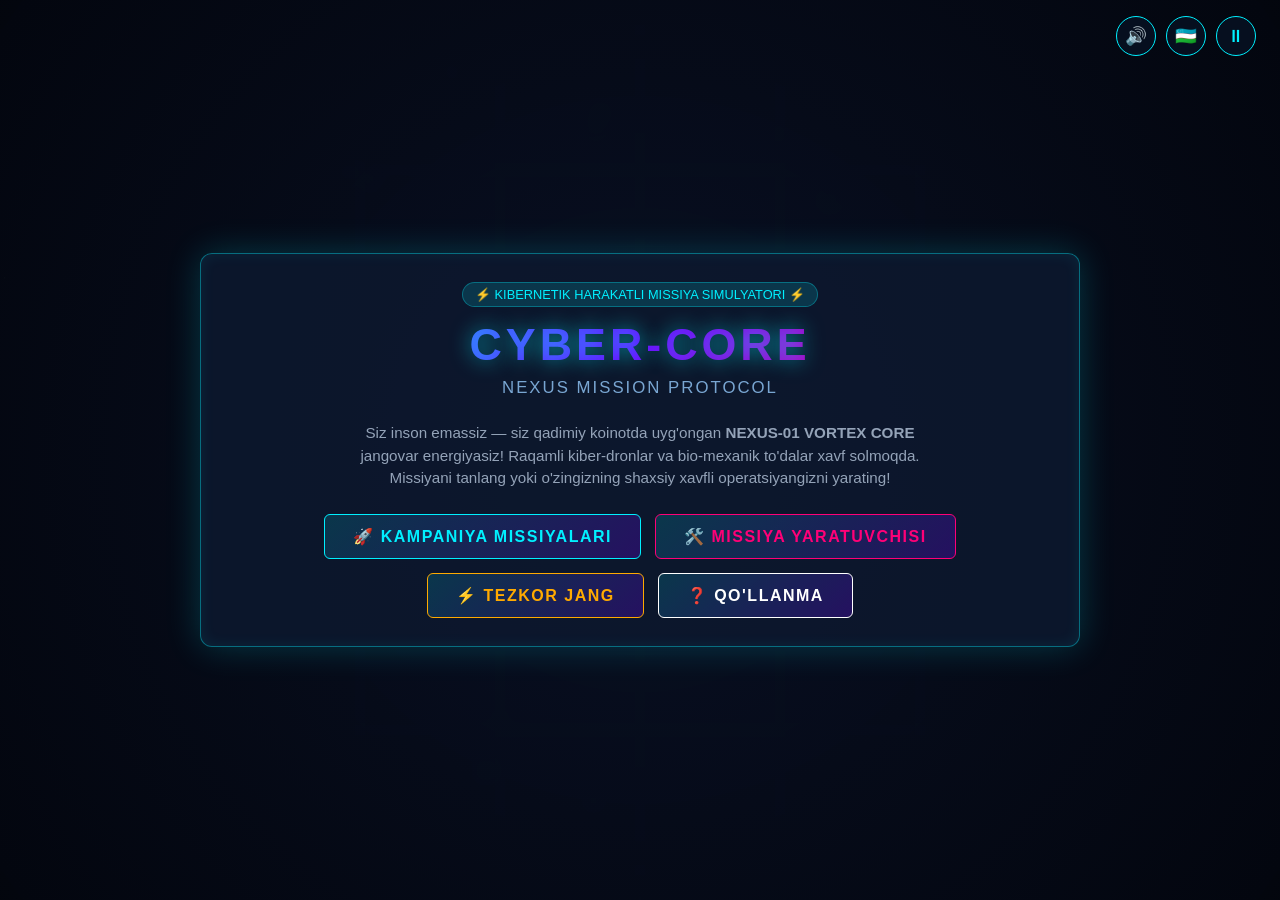
<file: mission/index.html>
<!DOCTYPE html>
<html lang="uz">
<head>
  <meta charset="UTF-8">
  <meta name="viewport" content="width=device-width, initial-scale=1.0, user-scalable=no">
  <title>CYBER-CORE: MISSION NEXUS | Kiber-Yadro O'yini</title>
  <style>
    * {
      margin: 0;
      padding: 0;
      box-sizing: border-box;
      user-select: none;
    }
    html, body {
      width: 100%;
      height: 100%;
      overflow: hidden;
      background-color: #04060d;
      font-family: 'Segoe UI', Tahoma, Geneva, Verdana, sans-serif;
      color: #e2f1ff;
    }
    #game-container {
      position: relative;
      width: 100vw;
      height: 100vh;
      overflow: hidden;
    }
    canvas#gameCanvas {
      position: absolute;
      top: 0;
      left: 0;
      width: 100%;
      height: 100%;
      display: block;
      cursor: crosshair;
    }

    /* UI Layer Styles */
    .overlay-screen {
      position: absolute;
      top: 0;
      left: 0;
      width: 100%;
      height: 100%;
      display: flex;
      flex-direction: column;
      align-items: center;
      justify-content: center;
      background: radial-gradient(circle at center, rgba(10, 18, 38, 0.88) 0%, rgba(3, 6, 14, 0.96) 100%);
      backdrop-filter: blur(8px);
      z-index: 50;
      transition: opacity 0.3s ease, visibility 0.3s ease;
    }
    .overlay-screen.hidden {
      opacity: 0;
      visibility: hidden;
      pointer-events: none;
    }

    .cyber-panel {
      background: rgba(14, 25, 48, 0.85);
      border: 1px solid rgba(0, 240, 255, 0.4);
      box-shadow: 0 0 35px rgba(0, 240, 255, 0.2), inset 0 0 15px rgba(0, 240, 255, 0.08);
      border-radius: 12px;
      padding: 28px 36px;
      max-width: 880px;
      width: 90%;
      max-height: 90vh;
      overflow-y: auto;
      text-align: center;
      position: relative;
    }
    .cyber-panel::-webkit-scrollbar {
      width: 6px;
    }
    .cyber-panel::-webkit-scrollbar-thumb {
      background: #00f0ff;
      border-radius: 3px;
    }

    h1.glitch-title {
      font-size: 2.8rem;
      font-weight: 900;
      letter-spacing: 4px;
      text-transform: uppercase;
      background: linear-gradient(135deg, #00f0ff 0%, #7000ff 50%, #ff0077 100%);
      -webkit-background-clip: text;
      -webkit-text-fill-color: transparent;
      margin-bottom: 8px;
      text-shadow: 0 0 20px rgba(0, 240, 255, 0.6);
    }
    .subtitle {
      color: #79a6d2;
      font-size: 1.05rem;
      letter-spacing: 2px;
      margin-bottom: 24px;
      text-transform: uppercase;
    }

    .btn-group {
      display: flex;
      flex-wrap: wrap;
      gap: 14px;
      justify-content: center;
      margin-top: 20px;
    }
    .cyber-btn {
      background: linear-gradient(135deg, rgba(0, 240, 255, 0.15), rgba(112, 0, 255, 0.25));
      border: 1px solid #00f0ff;
      color: #00f0ff;
      padding: 12px 28px;
      font-size: 1rem;
      font-weight: 700;
      letter-spacing: 1.5px;
      text-transform: uppercase;
      border-radius: 6px;
      cursor: pointer;
      transition: all 0.2s cubic-bezier(0.175, 0.885, 0.32, 1.275);
      position: relative;
      overflow: hidden;
      display: inline-flex;
      align-items: center;
      justify-content: center;
      gap: 8px;
    }
    .cyber-btn:hover {
      background: linear-gradient(135deg, #00f0ff, #7000ff);
      color: #050b18;
      box-shadow: 0 0 25px rgba(0, 240, 255, 0.7);
      transform: translateY(-2px);
    }
    .cyber-btn:active {
      transform: translateY(1px);
    }
    .cyber-btn.btn-pink {
      border-color: #ff0077;
      color: #ff0077;
    }
    .cyber-btn.btn-pink:hover {
      background: linear-gradient(135deg, #ff0077, #ff9900);
      color: #050b18;
      box-shadow: 0 0 25px rgba(255, 0, 119, 0.7);
    }
    .cyber-btn.btn-amber {
      border-color: #ffaa00;
      color: #ffaa00;
    }
    .cyber-btn.btn-amber:hover {
      background: linear-gradient(135deg, #ffaa00, #ff3300);
      color: #050b18;
      box-shadow: 0 0 25px rgba(255, 170, 0, 0.7);
    }

    /* Mission Cards Grid */
    .mission-grid {
      display: grid;
      grid-template-columns: repeat(auto-fit, minmax(240px, 1fr));
      gap: 16px;
      margin: 20px 0;
      text-align: left;
    }
    .mission-card {
      background: rgba(8, 17, 34, 0.75);
      border: 1px solid rgba(0, 240, 255, 0.2);
      border-radius: 8px;
      padding: 16px;
      cursor: pointer;
      transition: all 0.25s ease;
      position: relative;
    }
    .mission-card:hover {
      border-color: #00f0ff;
      background: rgba(14, 30, 60, 0.9);
      box-shadow: 0 0 18px rgba(0, 240, 255, 0.35);
      transform: translateY(-3px);
    }
    .mission-card.locked {
      opacity: 0.5;
      cursor: not-allowed;
      border-color: #445;
    }
    .mission-badge {
      display: inline-block;
      font-size: 0.75rem;
      padding: 2px 8px;
      border-radius: 4px;
      background: rgba(0, 240, 255, 0.2);
      color: #00f0ff;
      font-weight: bold;
      margin-bottom: 8px;
      text-transform: uppercase;
    }
    .mission-title {
      font-size: 1.15rem;
      font-weight: 700;
      color: #fff;
      margin-bottom: 6px;
    }
    .mission-desc {
      font-size: 0.85rem;
      color: #9ab4d0;
      line-height: 1.35;
      margin-bottom: 8px;
    }
    .mission-reward {
      font-size: 0.8rem;
      color: #ffaa00;
      font-weight: bold;
    }

    /* Mission Creator Form */
    .creator-form {
      display: grid;
      grid-template-columns: 1fr 1fr;
      gap: 18px;
      text-align: left;
      margin: 18px 0;
    }
    @media (max-width: 700px) {
      .creator-form {
        grid-template-columns: 1fr;
      }
    }
    .form-group {
      display: flex;
      flex-direction: column;
      gap: 6px;
    }
    .form-group label {
      font-size: 0.88rem;
      font-weight: 700;
      color: #00f0ff;
      text-transform: uppercase;
      letter-spacing: 1px;
    }
    .form-group input, .form-group select {
      background: rgba(7, 14, 28, 0.8);
      border: 1px solid rgba(0, 240, 255, 0.3);
      padding: 10px 14px;
      color: #fff;
      border-radius: 6px;
      font-size: 0.95rem;
      outline: none;
      transition: border-color 0.2s;
    }
    .form-group input:focus, .form-group select:focus {
      border-color: #00f0ff;
      box-shadow: 0 0 10px rgba(0, 240, 255, 0.4);
    }
    .checkbox-list {
      display: flex;
      flex-wrap: wrap;
      gap: 10px;
      padding: 6px 0;
    }
    .checkbox-item {
      display: flex;
      align-items: center;
      gap: 6px;
      font-size: 0.85rem;
      cursor: pointer;
      background: rgba(14, 25, 48, 0.6);
      padding: 6px 12px;
      border-radius: 4px;
      border: 1px solid rgba(255, 255, 255, 0.1);
    }
    .checkbox-item input {
      accent-color: #00f0ff;
    }

    /* HUD overlay */
    #hud {
      position: absolute;
      top: 0;
      left: 0;
      width: 100%;
      height: 100%;
      pointer-events: none;
      z-index: 10;
      display: flex;
      flex-direction: column;
      justify-content: space-between;
      padding: 16px 24px;
    }
    .hud-top {
      display: flex;
      justify-content: space-between;
      align-items: flex-start;
      width: 100%;
    }
    .hud-left {
      display: flex;
      flex-direction: column;
      gap: 8px;
    }
    .hud-bar-wrap {
      display: flex;
      align-items: center;
      gap: 10px;
    }
    .hud-bar-label {
      width: 65px;
      font-size: 0.8rem;
      font-weight: 800;
      letter-spacing: 1px;
      text-shadow: 0 0 6px rgba(0,0,0,0.8);
    }
    .hud-bar-bg {
      width: 220px;
      height: 14px;
      background: rgba(0, 0, 0, 0.6);
      border: 1px solid rgba(255, 255, 255, 0.2);
      border-radius: 7px;
      overflow: hidden;
      position: relative;
    }
    .hud-bar-fill {
      height: 100%;
      width: 100%;
      transition: width 0.15s ease-out;
    }
    .hp-fill {
      background: linear-gradient(90deg, #ff0055, #00f0ff);
      box-shadow: 0 0 10px #00f0ff;
    }
    .energy-fill {
      background: linear-gradient(90deg, #ffaa00, #ffff00);
      box-shadow: 0 0 10px #ffaa00;
    }
    .emp-fill {
      background: linear-gradient(90deg, #7000ff, #00f0ff);
      box-shadow: 0 0 10px #7000ff;
    }

    .hud-center {
      background: rgba(7, 14, 28, 0.7);
      border: 1px solid rgba(0, 240, 255, 0.3);
      border-radius: 8px;
      padding: 10px 20px;
      text-align: center;
      box-shadow: 0 0 15px rgba(0,0,0,0.5);
    }
    .objective-text {
      font-size: 0.95rem;
      font-weight: 800;
      color: #00f0ff;
      letter-spacing: 1px;
    }
    .objective-subtext {
      font-size: 0.8rem;
      color: #ffaa00;
      margin-top: 3px;
    }

    .hud-right {
      display: flex;
      flex-direction: column;
      align-items: flex-end;
      gap: 6px;
    }
    .hud-stat {
      font-size: 1.1rem;
      font-weight: 800;
      color: #fff;
      text-shadow: 0 0 8px #00f0ff;
    }
    .hud-stat span {
      color: #00f0ff;
    }

    .hud-bottom {
      display: flex;
      justify-content: space-between;
      align-items: flex-end;
      width: 100%;
    }
    .controls-hint {
      background: rgba(6, 12, 24, 0.65);
      border: 1px solid rgba(255, 255, 255, 0.15);
      border-radius: 6px;
      padding: 8px 14px;
      font-size: 0.78rem;
      color: #9ab4d0;
      display: flex;
      gap: 14px;
    }
    .controls-hint kbd {
      background: #112240;
      border: 1px solid #00f0ff;
      color: #00f0ff;
      padding: 2px 6px;
      border-radius: 3px;
      font-weight: bold;
    }

    /* Radar Mini-map */
    #radar-canvas {
      width: 120px;
      height: 120px;
      background: rgba(5, 12, 25, 0.7);
      border: 1px solid rgba(0, 240, 255, 0.4);
      border-radius: 50%;
      box-shadow: 0 0 12px rgba(0, 240, 255, 0.2);
    }

    /* Audio toggle & top buttons */
    .top-action-bar {
      position: absolute;
      top: 16px;
      right: 24px;
      display: flex;
      gap: 10px;
      z-index: 100;
      pointer-events: auto;
    }
    .icon-btn {
      background: rgba(8, 18, 36, 0.8);
      border: 1px solid #00f0ff;
      color: #00f0ff;
      width: 40px;
      height: 40px;
      border-radius: 50%;
      display: flex;
      align-items: center;
      justify-content: center;
      cursor: pointer;
      font-size: 1.1rem;
      transition: all 0.2s;
    }
    .icon-btn:hover {
      background: #00f0ff;
      color: #050b18;
      box-shadow: 0 0 15px #00f0ff;
    }

    /* Floating combat log */
    #combat-announcer {
      position: absolute;
      top: 25%;
      left: 50%;
      transform: translate(-50%, -50%);
      font-size: 2.2rem;
      font-weight: 900;
      color: #fff;
      text-transform: uppercase;
      letter-spacing: 3px;
      text-shadow: 0 0 20px #ff0077, 0 0 40px #00f0ff;
      pointer-events: none;
      opacity: 0;
      transition: opacity 0.4s ease, transform 0.4s ease;
      z-index: 40;
      text-align: center;
    }
    #combat-announcer.show {
      opacity: 1;
      transform: translate(-50%, -50%) scale(1.15);
    }

    .tagline-badge {
      display: inline-block;
      padding: 4px 12px;
      background: rgba(0, 240, 255, 0.15);
      border: 1px solid rgba(0, 240, 255, 0.3);
      border-radius: 20px;
      font-size: 0.8rem;
      color: #00f0ff;
      margin-bottom: 12px;
    }
  </style>
</head>
<body>
  <div id="game-container">
    <canvas id="gameCanvas"></canvas>

    <!-- Top Right Utility Buttons -->
    <div class="top-action-bar">
      <button class="icon-btn" id="audioToggleBtn" title="Ovoz / Musiqa">🔊</button>
      <button class="icon-btn" id="langToggleBtn" title="Til / Language">🇺🇿</button>
      <button class="icon-btn" id="pauseBtn" title="Pauza / Pause">⏸</button>
    </div>

    <!-- HUD Overlay during gameplay -->
    <div id="hud" style="display: none;">
      <div class="hud-top">
        <div class="hud-left">
          <div class="hud-bar-wrap">
            <span class="hud-bar-label" style="color: #00f0ff;">YADRO (HP)</span>
            <div class="hud-bar-bg">
              <div id="hp-bar" class="hud-bar-fill hp-fill"></div>
            </div>
            <span id="hp-text" style="font-size: 0.8rem; font-weight: bold; width: 45px;">100%</span>
          </div>
          <div class="hud-bar-wrap">
            <span class="hud-bar-label" style="color: #ffaa00;">TURBO</span>
            <div class="hud-bar-bg">
              <div id="energy-bar" class="hud-bar-fill energy-fill"></div>
            </div>
            <span id="energy-text" style="font-size: 0.8rem; font-weight: bold; width: 45px;">100%</span>
          </div>
          <div class="hud-bar-wrap">
            <span class="hud-bar-label" style="color: #9d4edd;">EMP ZARBA</span>
            <div class="hud-bar-bg">
              <div id="emp-bar" class="hud-bar-fill emp-fill"></div>
            </div>
            <span id="emp-text" style="font-size: 0.8rem; font-weight: bold; width: 45px;">TAYYOR</span>
          </div>
        </div>

        <div class="hud-center">
          <div class="objective-text" id="hud-objective-title">MISSIYA MAQSADI</div>
          <div class="objective-subtext" id="hud-objective-desc">Dushmanlarni yo'q qiling: 0/15</div>
        </div>

        <div class="hud-right">
          <div class="hud-stat">OCHKO: <span id="hud-score">0</span></div>
          <div class="hud-stat" style="font-size: 0.95rem;">KOMBO: <span id="hud-combo">x1</span></div>
          <div class="hud-stat" style="font-size: 0.95rem;">VAQT: <span id="hud-time">00:00</span></div>
        </div>
      </div>

      <div class="hud-bottom">
        <div class="controls-hint">
          <div><kbd>W</kbd><kbd>A</kbd><kbd>S</kbd><kbd>D</kbd> Harakat</div>
          <div><kbd>Sichqoncha</kbd> O't ochish</div>
          <div><kbd>Space</kbd> / <kbd>RMB</kbd> Dash</div>
          <div><kbd>Q</kbd> / <kbd>E</kbd> EMP To'lqin</div>
          <div><kbd>R</kbd> Super Lazer</div>
        </div>
        <canvas id="radar-canvas" width="120" height="120"></canvas>
      </div>
    </div>

    <!-- Screen Announcer -->
    <div id="combat-announcer">MISSIYA BOSHLANDI!</div>

    <!-- 1. MAIN MENU SCREEN -->
    <div class="overlay-screen" id="mainMenuScreen">
      <div class="cyber-panel">
        <div class="tagline-badge">⚡ KIBERNETIK HARAKATLI MISSIYA SIMULYATORI ⚡</div>
        <h1 class="glitch-title">CYBER-CORE</h1>
        <p class="subtitle">NEXUS MISSION PROTOCOL</p>
        <p style="color: #94a3b8; font-size: 0.95rem; max-width: 600px; margin: 0 auto 24px; line-height: 1.5;">
          Siz inson emassiz — siz qadimiy koinotda uyg'ongan <strong>NEXUS-01 VORTEX CORE</strong> jangovar energiyasiz!
          Raqamli kiber-dronlar va bio-mexanik to'dalar xavf solmoqda. Missiyani tanlang yoki o'zingizning shaxsiy xavfli operatsiyangizni yarating!
        </p>

        <div class="btn-group">
          <button class="cyber-btn" id="btnOpenCampaign">🚀 Kampaniya Missiyalari</button>
          <button class="cyber-btn btn-pink" id="btnOpenCreator">🛠️ Missiya Yaratuvchisi</button>
          <button class="cyber-btn btn-amber" id="btnQuickPlay">⚡ Tezkor Jang</button>
          <button class="cyber-btn" id="btnHowToPlay" style="border-color:#fff; color:#fff;">❓ Qo'llanma</button>
        </div>
      </div>
    </div>

    <!-- 2. CAMPAIGN MISSIONS SCREEN -->
    <div class="overlay-screen hidden" id="campaignScreen">
      <div class="cyber-panel">
        <h1 class="glitch-title" style="font-size: 2.2rem;">KAMPANIYA MISSIYALARI</h1>
        <p class="subtitle">Har bir sektor o'zining qat'iy maqsad va tahdidlariga ega</p>

        <div class="mission-grid" id="campaignMissionList">
          <!-- Dynamically populated or static cards -->
        </div>

        <div class="btn-group">
          <button class="cyber-btn" id="btnBackFromCampaign">⬅ Orqaga</button>
        </div>
      </div>
    </div>

    <!-- 3. MISSION CREATOR / ARCHITECT SCREEN -->
    <div class="overlay-screen hidden" id="creatorScreen">
      <div class="cyber-panel">
        <div class="tagline-badge" style="border-color: #ff0077; color: #ff0077;">🛠️ SHAXSIY OPERATSIYA LOYIHASI</div>
        <h1 class="glitch-title" style="font-size: 2.2rem;">MISSIYA YARATUVCHISI</h1>
        <p class="subtitle">O'z jang maydoningiz, dushman turlari va qoidalarini belgilang</p>

        <div class="creator-form">
          <div class="form-group">
            <label>Missiya Nomi:</label>
            <input type="text" id="customMissionName" value="Operatsiya: Kiber Do'zax" maxlength="30">
          </div>

          <div class="form-group">
            <label>Asosiy Maqsad (Objective):</label>
            <select id="customObjectiveType">
              <option value="elimination">To'liq Qirish (Barcha dushmanlarni yo'q qilish)</option>
              <option value="survival">Omon Qolish (Belgilangan vaqt dosh berish)</option>
              <option value="collect">Kvant Kristallari Yig'ish (Energobloklarni topish)</option>
              <option value="defense">Kvant Reaktori Himoyasi (Generatoni asrash)</option>
              <option value="boss">Titan Mexanozavr Ovlash (Mega Boss Battle)</option>
            </select>
          </div>

          <div class="form-group">
            <label>Maqsad Miqdori / Vaqti:</label>
            <select id="customTargetCount">
              <option value="20">20 ta dushman / 40 soniya / 5 ta yadro</option>
              <option value="35" selected>35 ta dushman / 60 soniya / 8 ta yadro</option>
              <option value="60">60 ta dushman / 90 soniya / 12 ta yadro</option>
              <option value="100">100 ta dushman (Ekstremal To'da!)</option>
            </select>
          </div>

          <div class="form-group">
            <label>Arena Sektori & Vizual Muhit:</label>
            <select id="customSectorTheme">
              <option value="neon">Kiber-Neon Sektor (Moviy & Binafsha)</option>
              <option value="lava">Qizil Plazma Magmasi (Qizil & Olovli)</option>
              <option value="toxic">Zaharli Kvant Tumani (Yashil & Zaharli)</option>
              <option value="void">Qorong'u Asteroid Bo'shlig'i (Moviy Kulrang)</option>
            </select>
          </div>

          <div class="form-group">
            <label>O'yinchi Qurol Tizimi:</label>
            <select id="customWeaponType">
              <option value="plasma">Plazma Avtomat (Tezkor va barqaror)</option>
              <option value="trishot">Uchlik Lazer (Keng burchakli o'qlar)</option>
              <option value="missiles">Kuzatuvchi Mikro-Raketalar (Gidrokuzatuv)</option>
              <option value="railgun">Super Kvant Railgun (Teshuvchi og'ir nur)</option>
            </select>
          </div>

          <div class="form-group">
            <label>Qiyinlik Darajasi:</label>
            <select id="customDifficulty">
              <option value="1">Oson (Tinchroq to'dalar)</option>
              <option value="1.5" selected>O'rtacha (Haqiqiy sinov)</option>
              <option value="2.2">Qiyin (Tajribali kiber-yadrolar uchun)</option>
              <option value="3.2">Do'zax (Ekstremal Bullet-Hell!)</option>
            </select>
          </div>

          <div class="form-group" style="grid-column: 1 / -1;">
            <label>Dushman Tarkibi (Guruhlar):</label>
            <div class="checkbox-list">
              <label class="checkbox-item"><input type="checkbox" id="enemyTypeScout" checked> Tezkor Ninachi Dronlar</label>
              <label class="checkbox-item"><input type="checkbox" id="enemyTypeTank" checked> Zirhli Plazma Tanklar</label>
              <label class="checkbox-item"><input type="checkbox" id="enemyTypeSplitter" checked> Bio-Bo'linuvchi Sharlar</label>
              <label class="checkbox-item"><input type="checkbox" id="enemyTypeLaser" checked> Uzoq Masofali Lazer Snayperlar</label>
              <label class="checkbox-item"><input type="checkbox" id="enemyTypeBomber" checked> Kamikadze Portlovchi Minachalar</label>
            </div>
          </div>

          <div class="form-group" style="grid-column: 1 / -1;">
            <label>Arena Anomalilari & Xavflari:</label>
            <div class="checkbox-list">
              <label class="checkbox-item"><input type="checkbox" id="hazardMeteors"> Plazma Meteor Yomg'irlari</label>
              <label class="checkbox-item"><input type="checkbox" id="hazardBlackhole"> Gravitatsion Singulyarlik (Tortuvchi Yadro)</label>
              <label class="checkbox-item"><input type="checkbox" id="hazardLaserBeams"> Harakatdagi Xavfli Lazer Devorlar</label>
            </div>
          </div>
        </div>

        <div class="btn-group">
          <button class="cyber-btn btn-pink" id="btnLaunchCustomMission">🚀 Missiyani Boshlash!</button>
          <button class="cyber-btn btn-amber" id="btnExportMissionCode">📋 Missiya Kodini Olish</button>
          <button class="cyber-btn" id="btnImportMissionCode">📥 Koddan Yuklash</button>
          <button class="cyber-btn" id="btnBackFromCreator">⬅ Chiqish</button>
        </div>
      </div>
    </div>

    <!-- 4. HOW TO PLAY SCREEN -->
    <div class="overlay-screen hidden" id="howToPlayScreen">
      <div class="cyber-panel">
        <h1 class="glitch-title" style="font-size: 2.2rem;">QANDAY O'YNASH KERAK?</h1>
        <p class="subtitle">NEXUS-01 Boshqaruv protokoli</p>
        <div style="text-align: left; line-height: 1.7; font-size: 0.95rem; color: #cbd5e1; margin-bottom: 20px;">
          <p>🔹 <strong>Personaj:</strong> Siz odam emassiz — siz plazma qalqonli, erkin suzuvchi kosmik kiber-yadrosiz (Vortex Core)!</p>
          <p>🔹 <strong>Harakat:</strong> <kbd>W</kbd>, <kbd>A</kbd>, <kbd>S</kbd>, <kbd>D</kbd> orqali inertsiya bilan suzib yurasiz.</p>
          <p>🔹 <strong>O't Ochish:</strong> Sichqoncha ko'rsatkichi bilan nishonga oling va chap tugmani bosing.</p>
          <p>🔹 <strong>Dash (Tezlanish):</strong> <kbd>Space</kbd> yoki sichqonchaning o'ng tugmasi — o'qlardan va dushman zarbalaridan 0.4 soniyaga qochib o'tasiz!</p>
          <p>🔹 <strong>EMP To'lqin:</strong> <kbd>Q</kbd> yoki <kbd>E</kbd> tugmasi ekrandagi barcha dushman o'qlarini yo'q qiladi va dushmanlarni muzlatadi.</p>
          <p>🔹 <strong>Super Lazer:</strong> <kbd>R</kbd> tugmasi bir necha soniya davomida ulkan vayron qiluvchi nur taratadi.</p>
          <p>🔹 <strong>Bonuslar:</strong> Dushmanlar halok bo'lganda qalqon, tezkor o'q, raketalar va EMP zaryadlari tushadi.</p>
        </div>
        <button class="cyber-btn" id="btnBackFromHowToPlay">Tushundim!</button>
      </div>
    </div>

    <!-- 5. GAME OVER / VICTORY SCREEN -->
    <div class="overlay-screen hidden" id="resultScreen">
      <div class="cyber-panel">
        <h1 class="glitch-title" id="resultTitle">MISSIYA MUVAFFAQIYATLI!</h1>
        <p class="subtitle" id="resultSubtitle">Sektor to'liq kiber-tozalovdan o'tdi</p>

        <div style="background: rgba(5, 12, 25, 0.7); border: 1px solid rgba(0, 240, 255, 0.3); border-radius: 8px; padding: 18px; margin: 18px 0; text-align: left; display: grid; grid-template-columns: 1fr 1fr; gap: 12px;">
          <div>To'plangan Ochko: <strong id="resScore" style="color: #00f0ff; font-size: 1.2rem;">0</strong></div>
          <div>Maksimal Kombo: <strong id="resCombo" style="color: #ffaa00; font-size: 1.2rem;">x0</strong></div>
          <div>Yo'q Qilingan Dushmanlar: <strong id="resKills" style="color: #ff0077; font-size: 1.2rem;">0</strong></div>
          <div>Ketgan Vaqt: <strong id="resTime" style="color: #4ade80; font-size: 1.2rem;">00:00</strong></div>
        </div>

        <div class="btn-group">
          <button class="cyber-btn" id="btnRetryMission">🔄 Qayta Boshlash</button>
          <button class="cyber-btn btn-pink" id="btnNextOrCustom">🚀 Keyingi Bosqich</button>
          <button class="cyber-btn btn-amber" id="btnReturnMenu">🏠 Bosh Menyu</button>
        </div>
      </div>
    </div>

    <!-- 6. PAUSE SCREEN -->
    <div class="overlay-screen hidden" id="pauseScreen">
      <div class="cyber-panel">
        <h1 class="glitch-title" style="font-size: 2.4rem;">PAUZA</h1>
        <p class="subtitle">Operatsiya vaqtinchalik to'xtatildi</p>
        <div class="btn-group">
          <button class="cyber-btn" id="btnResumeGame">▶ Davom Etish</button>
          <button class="cyber-btn btn-amber" id="btnRestartFromPause">🔄 Qayta Boshlash</button>
          <button class="cyber-btn btn-pink" id="btnQuitToMenu">🏠 Chiqish</button>
        </div>
      </div>
    </div>
  </div>

  <script>
  /* ==========================================================================
     CYBER-CORE: MISSION NEXUS - FULL ENGINE & GAME ARCHITECTURE
     100% Standalone HTML5 Canvas & Web Audio API Action Game
     ========================================================================== */

  // Audio Synthesizer via Web Audio API
  class SoundEngine {
    constructor() {
      this.ctx = null;
      this.enabled = true;
      this.bgmPlaying = false;
      this.bgmStep = 0;
      this.bgmTimer = null;
    }

    init() {
      if (!this.ctx) {
        const AudioContext = window.AudioContext || window.webkitAudioContext;
        this.ctx = new AudioContext();
      }
      if (this.ctx.state === 'suspended') {
        this.ctx.resume();
      }
    }

    toggle() {
      this.enabled = !this.enabled;
      if (!this.enabled && this.bgmTimer) {
        clearInterval(this.bgmTimer);
        this.bgmTimer = null;
      } else if (this.enabled) {
        this.startBGM();
      }
      return this.enabled;
    }

    playLaser(type = 'player') {
      if (!this.enabled) return;
      this.init();
      const now = this.ctx.currentTime;
      const osc = this.ctx.createOscillator();
      const gain = this.ctx.createGain();

      osc.type = (type === 'player') ? 'sawtooth' : 'triangle';
      if (type === 'player') {
        osc.frequency.setValueAtTime(800, now);
        osc.frequency.exponentialRampToValueAtTime(140, now + 0.12);
        gain.gain.setValueAtTime(0.18, now);
        gain.gain.exponentialRampToValueAtTime(0.01, now + 0.12);
      } else if (type === 'railgun') {
        osc.frequency.setValueAtTime(1600, now);
        osc.frequency.exponentialRampToValueAtTime(60, now + 0.28);
        gain.gain.setValueAtTime(0.3, now);
        gain.gain.exponentialRampToValueAtTime(0.01, now + 0.28);
      } else {
        osc.frequency.setValueAtTime(450, now);
        osc.frequency.exponentialRampToValueAtTime(80, now + 0.16);
        gain.gain.setValueAtTime(0.14, now);
        gain.gain.exponentialRampToValueAtTime(0.01, now + 0.16);
      }

      osc.connect(gain);
      gain.connect(this.ctx.destination);
      osc.start(now);
      osc.stop(now + 0.3);
    }

    playExplosion(size = 'small') {
      if (!this.enabled) return;
      this.init();
      const now = this.ctx.currentTime;
      const bufferSize = this.ctx.sampleRate * (size === 'boss' ? 0.7 : 0.3);
      const buffer = this.ctx.createBuffer(1, bufferSize, this.ctx.sampleRate);
      const output = buffer.getChannelData(0);
      for (let i = 0; i < bufferSize; i++) {
        output[i] = (Math.random() * 2 - 1) * Math.exp(-i / (bufferSize * 0.35));
      }

      const whiteNoise = this.ctx.createBufferSource();
      whiteNoise.buffer = buffer;

      const filter = this.ctx.createBiquadFilter();
      filter.type = 'lowpass';
      filter.frequency.setValueAtTime(size === 'boss' ? 350 : 800, now);
      filter.frequency.exponentialRampToValueAtTime(30, now + (size === 'boss' ? 0.7 : 0.3));

      const gain = this.ctx.createGain();
      gain.gain.setValueAtTime(size === 'boss' ? 0.45 : 0.25, now);
      gain.gain.exponentialRampToValueAtTime(0.01, now + (size === 'boss' ? 0.7 : 0.3));

      whiteNoise.connect(filter);
      filter.connect(gain);
      gain.connect(this.ctx.destination);

      whiteNoise.start(now);
    }

    playDash() {
      if (!this.enabled) return;
      this.init();
      const now = this.ctx.currentTime;
      const osc = this.ctx.createOscillator();
      const gain = this.ctx.createGain();

      osc.type = 'sine';
      osc.frequency.setValueAtTime(200, now);
      osc.frequency.exponentialRampToValueAtTime(700, now + 0.15);
      gain.gain.setValueAtTime(0.25, now);
      gain.gain.exponentialRampToValueAtTime(0.01, now + 0.18);

      osc.connect(gain);
      gain.connect(this.ctx.destination);
      osc.start(now);
      osc.stop(now + 0.2);
    }

    playEMP() {
      if (!this.enabled) return;
      this.init();
      const now = this.ctx.currentTime;
      const osc = this.ctx.createOscillator();
      const gain = this.ctx.createGain();

      osc.type = 'sawtooth';
      osc.frequency.setValueAtTime(1200, now);
      osc.frequency.exponentialRampToValueAtTime(40, now + 0.5);
      gain.gain.setValueAtTime(0.35, now);
      gain.gain.exponentialRampToValueAtTime(0.01, now + 0.5);

      osc.connect(gain);
      gain.connect(this.ctx.destination);
      osc.start(now);
      osc.stop(now + 0.55);
    }

    playPickup() {
      if (!this.enabled) return;
      this.init();
      const now = this.ctx.currentTime;
      [523.25, 659.25, 783.99, 1046.5].forEach((freq, idx) => {
        const osc = this.ctx.createOscillator();
        const gain = this.ctx.createGain();
        osc.type = 'sine';
        osc.frequency.setValueAtTime(freq, now + idx * 0.05);
        gain.gain.setValueAtTime(0.12, now + idx * 0.05);
        gain.gain.exponentialRampToValueAtTime(0.01, now + idx * 0.05 + 0.1);
        osc.connect(gain);
        gain.connect(this.ctx.destination);
        osc.start(now + idx * 0.05);
        osc.stop(now + idx * 0.05 + 0.12);
      });
    }

    startBGM() {
      if (this.bgmTimer || !this.enabled) return;
      this.init();
      const bassNotes = [55, 55, 65.4, 55, 73.4, 55, 82.4, 73.4]; // Cyber synth sequence (A1, C2, D2, E2)
      this.bgmTimer = setInterval(() => {
        if (!this.enabled) return;
        const now = this.ctx.currentTime;
        const note = bassNotes[this.bgmStep % bassNotes.length];
        this.bgmStep++;

        // Synth Bass Pulse
        const osc = this.ctx.createOscillator();
        const gain = this.ctx.createGain();
        osc.type = 'sawtooth';
        osc.frequency.setValueAtTime(note, now);
        gain.gain.setValueAtTime(0.05, now);
        gain.gain.exponentialRampToValueAtTime(0.001, now + 0.18);
        osc.connect(gain);
        gain.connect(this.ctx.destination);
        osc.start(now);
        osc.stop(now + 0.2);

        // Hi-hat tick every other step
        if (this.bgmStep % 2 === 0) {
          const hatOsc = this.ctx.createOscillator();
          const hatGain = this.ctx.createGain();
          hatOsc.type = 'triangle';
          hatOsc.frequency.setValueAtTime(8000, now);
          hatGain.gain.setValueAtTime(0.015, now);
          hatGain.gain.exponentialRampToValueAtTime(0.0001, now + 0.04);
          hatOsc.connect(hatGain);
          hatGain.connect(this.ctx.destination);
          hatOsc.start(now);
          hatOsc.stop(now + 0.05);
        }
      }, 150); // ~100 BPM 16th note rhythm
    }
  }

  const audio = new SoundEngine();

  /* ==========================================================================
     LOCALIZATION (UZBEK & ENGLISH)
     ========================================================================== */
  const I18N = {
    uz: {
      title: "CYBER-CORE: MISSION NEXUS",
      campaign: "Kampaniya Missiyalari",
      creator: "Missiya Yaratuvchisi",
      quick: "Tezkor Jang",
      how: "Qo'llanma",
      back: "⬅ Orqaga",
      launch: "🚀 Boshlash",
      score: "OCHKO",
      combo: "KOMBO",
      time: "VAQT",
      retry: "🔄 Qayta Boshlash",
      menu: "🏠 Bosh Menyu",
      next: "🚀 Keyingi Bosqich",
      resWin: "MISSIYA MUVAFFAQIYATLI!",
      resLose: "YADRO PARCHALANDI (MAG'LUBIYAT)",
      hpLabel: "YADRO (HP)",
      dashLabel: "TURBO",
      empLabel: "EMP ZARBA",
      empReady: "TAYYOR",
      objectiveHeader: "MISSIYA MAQSADI",
      waveDefeated: "Dushman To'lqini Yo'q Qilindi!",
      bossArrived: "DIQQAT: GIGANT MEXANIK TITAN KELMOQDA!",
      missionComplete: "MISSIYA PROTOKOLI BAJARILDI!",
      langName: "🇺🇿 UZ"
    },
    en: {
      title: "CYBER-CORE: MISSION NEXUS",
      campaign: "Campaign Missions",
      creator: "Mission Architect",
      quick: "Quick Action",
      how: "How to Play",
      back: "⬅ Back",
      launch: "🚀 Launch",
      score: "SCORE",
      combo: "COMBO",
      time: "TIME",
      retry: "🔄 Retry",
      menu: "🏠 Main Menu",
      next: "🚀 Next Sector",
      resWin: "MISSION ACCOMPLISHED!",
      resLose: "CORE DESTROYED (FAILED)",
      hpLabel: "CORE (HP)",
      dashLabel: "OVERDRIVE",
      empLabel: "EMP WAVE",
      empReady: "READY",
      objectiveHeader: "MISSION OBJECTIVE",
      waveDefeated: "Enemy Wave Cleared!",
      bossArrived: "WARNING: DREADNOUGHT TITAN DETECTED!",
      missionComplete: "MISSION PROTOCOL COMPLETED!",
      langName: "🇬🇧 EN"
    }
  };
  let currentLang = 'uz';

  /* ==========================================================================
     CAMPAIGN MISSIONS PRESETS
     ========================================================================== */
  const CAMPAIGN_MISSIONS = [
    {
      id: 1,
      badge: "Sektor 01: Recon",
      title: "Kvant Yadrosi Qidiruvi",
      titleEn: "Quantum Core Retrieval",
      desc: "Xaritaning turli burchaklarida paydo bo'ladigan 5 ta energiya yadrosini yig'ing. Kiber-patrul dronlariga ehtiyot bo'ling!",
      descEn: "Locate and extract 5 Quantum Energy Cores while evading roving cyber-sentinel skimmers.",
      objective: "collect",
      targetCount: 5,
      theme: "neon",
      weapon: "plasma",
      difficulty: 1.0,
      enemyTypes: ['scout'],
      hazards: [],
      reward: "15,000 XP"
    },
    {
      id: 2,
      badge: "Sektor 02: Purge",
      title: "Bio-Mexanika Tozalovi",
      titleEn: "Bio-Mech Extermination",
      desc: "Mutatsiyaga uchragan 35 ta virusli podlarni yo'q qiling. Ular portlaganda kichik parazitlarga bo'linadi!",
      descEn: "Purge 35 bio-mechanical infested nodes. Beware of parasites splitting upon death!",
      objective: "elimination",
      targetCount: 35,
      theme: "toxic",
      weapon: "trishot",
      difficulty: 1.4,
      enemyTypes: ['scout', 'splitter', 'bomber'],
      hazards: [],
      reward: "25,000 XP"
    },
    {
      id: 3,
      badge: "Sektor 03: Defense",
      title: "Kvant Reaktori Himoyasi",
      titleEn: "Reactor Core Siege",
      desc: "Markaziy energetik reaktorni 50 soniya davomida og'ir qamal tanklari va o'qchi dronlardan asrab qoling!",
      descEn: "Defend the ancient Energy Monolith from waves of heavy siege dreadnoughts for 50 seconds!",
      objective: "defense",
      targetCount: 50, // seconds
      theme: "lava",
      weapon: "missiles",
      difficulty: 1.8,
      enemyTypes: ['scout', 'tank', 'laser'],
      hazards: ['meteors'],
      reward: "40,000 XP"
    },
    {
      id: 4,
      badge: "Sektor 04: Boss Hunt",
      title: "Titan Mexanozavr Leviatan",
      titleEn: "The Astral Leviathan",
      desc: "Koinot bo'ylab hukmronlik qilayotgan ulkan robotlashtirilgan multi-segmentli Bossni yo'q qiling!",
      descEn: "Engage and dismantle the gigantic armored mechanical Dreadnought with rotating laser shields!",
      objective: "boss",
      targetCount: 1,
      theme: "void",
      weapon: "railgun",
      difficulty: 2.2,
      enemyTypes: ['scout', 'laser', 'tank'],
      hazards: ['laserBeams'],
      reward: "75,000 XP"
    },
    {
      id: 5,
      badge: "Sektor 05: Singularity",
      title: "Qora Tuynuk Girdobi (Omon Qolish)",
      titleEn: "Black Hole Singularity Survival",
      desc: "Gravitatsiya hamma narsani markazga tortadi! 70 soniya davomida o'ta tajovuzkor to'dalarga qarshi tirik qoling!",
      descEn: "Singularity pulls all matter inwards. Survive 70 seconds against nightmare-tier elite swarms!",
      objective: "survival",
      targetCount: 70,
      theme: "neon",
      weapon: "trishot",
      difficulty: 2.8,
      enemyTypes: ['scout', 'tank', 'splitter', 'laser', 'bomber'],
      hazards: ['blackhole', 'meteors'],
      reward: "100,000 XP"
    }
  ];

  /* ==========================================================================
     GAME ENGINE CORE
     ========================================================================== */
  const canvas = document.getElementById('gameCanvas');
  const ctx = canvas.getContext('2d');
  const radarCanvas = document.getElementById('radar-canvas');
  const radarCtx = radarCanvas.getContext('2d');

  let width = canvas.width = window.innerWidth;
  let height = canvas.height = window.innerHeight;

  window.addEventListener('resize', () => {
    width = canvas.width = window.innerWidth;
    height = canvas.height = window.innerHeight;
  });

  // World bounds (arena is larger than screen)
  const WORLD = {
    width: 2800,
    height: 2800
  };

  // Game state
  let gameState = 'MENU'; // 'MENU', 'PLAYING', 'PAUSED', 'RESULT'
  let currentMission = null;
  let currentMissionIndex = 0;
  let missionTimer = 0;
  let missionProgress = 0;
  let gameScore = 0;
  let comboCount = 0;
  let comboTimer = 0;
  let totalKills = 0;
  let screenShake = 0;
  let slowMoFactor = 1.0;

  // Camera coordinates (view center)
  let camera = { x: WORLD.width / 2, y: WORLD.height / 2 };

  // Input states
  const keys = {};
  const mouse = { x: width / 2, y: height / 2, isDown: false, rightDown: false };

  window.addEventListener('keydown', (e) => {
    keys[e.key.toLowerCase()] = true;
    keys[e.code] = true;

    if (e.key === 'p' || e.key === 'P' || e.key === 'Escape') {
      togglePause();
    }
    if ((e.key === 'q' || e.key === 'Q' || e.key === 'e' || e.key === 'E') && gameState === 'PLAYING') {
      player.triggerEMP();
    }
    if ((e.key === 'r' || e.key === 'R') && gameState === 'PLAYING') {
      player.triggerSuperLaser();
    }
    if (e.key === ' ' && gameState === 'PLAYING') {
      player.triggerDash();
    }
  });

  window.addEventListener('keyup', (e) => {
    keys[e.key.toLowerCase()] = false;
    keys[e.code] = false;
  });

  window.addEventListener('mousemove', (e) => {
    mouse.x = e.clientX;
    mouse.y = e.clientY;
  });

  window.addEventListener('mousedown', (e) => {
    if (e.button === 0) mouse.isDown = true;
    if (e.button === 2) {
      mouse.rightDown = true;
      if (gameState === 'PLAYING') player.triggerDash();
    }
  });

  window.addEventListener('mouseup', (e) => {
    if (e.button === 0) mouse.isDown = false;
    if (e.button === 2) mouse.rightDown = false;
  });

  window.addEventListener('contextmenu', (e) => e.preventDefault());

  /* ==========================================================================
     ENTITIES
     ========================================================================== */

  // PLAYER CLASS: Non-humanoid Floating Cyber-Core / Vortex
  class PlayerCore {
    constructor() {
      this.reset();
    }

    reset() {
      this.x = WORLD.width / 2;
      this.y = WORLD.height / 2;
      this.vx = 0;
      this.vy = 0;
      this.radius = 24;
      this.maxHp = 100;
      this.hp = 100;
      this.maxEnergy = 100;
      this.energy = 100;
      this.empCooldown = 0; // ready when <= 0
      this.empMaxCooldown = 12; // 12 seconds
      this.speed = 460;
      this.dashTimer = 0;
      this.dashDuration = 0.28;
      this.dashCooldown = 0;
      this.isInvulnerable = false;
      this.orbitAngle = 0;
      this.fireTimer = 0;
      this.weaponType = 'plasma';
      this.superLaserTimer = 0;
      this.superLaserMax = 3.5;
    }

    update(dt) {
      if (this.dashTimer > 0) {
        this.dashTimer -= dt;
        this.isInvulnerable = true;
      } else {
        this.isInvulnerable = false;
      }

      if (this.dashCooldown > 0) this.dashCooldown -= dt;
      if (this.empCooldown > 0) this.empCooldown -= dt;
      if (this.superLaserTimer > 0) this.superLaserTimer -= dt;

      // Energy regeneration
      if (this.energy < this.maxEnergy) {
        this.energy = Math.min(this.maxEnergy, this.energy + 25 * dt);
      }

      // Input movement with smooth thruster acceleration
      let moveX = 0;
      let moveY = 0;
      if (keys['w'] || keys['arrowup']) moveY -= 1;
      if (keys['s'] || keys['arrowdown']) moveY += 1;
      if (keys['a'] || keys['arrowleft']) moveX -= 1;
      if (keys['d'] || keys['arrowright']) moveX += 1;

      const len = Math.hypot(moveX, moveY);
      if (len > 0) {
        moveX /= len;
        moveY /= len;
        const accel = (this.dashTimer > 0 ? 1200 : 850) * dt;
        this.vx += moveX * accel;
        this.vy += moveY * accel;

        // Spawn engine thruster particles
        if (Math.random() < 0.65) {
          particles.push(new Particle(
            this.x - moveX * 20 + (Math.random() - 0.5) * 8,
            this.y - moveY * 20 + (Math.random() - 0.5) * 8,
            -moveX * 120 + (Math.random() - 0.5) * 50,
            -moveY * 120 + (Math.random() - 0.5) * 50,
            '#00f0ff',
            0.4,
            Math.random() * 4 + 2
          ));
        }
      }

      // Friction / Inertia
      const friction = this.dashTimer > 0 ? 0.96 : 0.91;
      this.vx *= friction;
      this.vy *= friction;

      this.x += this.vx * dt;
      this.y += this.vy * dt;

      // World boundary clamp
      this.x = Math.max(this.radius + 10, Math.min(WORLD.width - this.radius - 10, this.x));
      this.y = Math.max(this.radius + 10, Math.min(WORLD.height - this.radius - 10, this.y));

      this.orbitAngle += dt * 3.5;

      // Auto fire or manual fire
      this.fireTimer += dt;
      if ((mouse.isDown || keys['space']) && this.fireTimer >= this.getFireInterval()) {
        this.fire();
        this.fireTimer = 0;
      }

      // Super Laser active beam
      if (this.superLaserTimer > 0) {
        this.processSuperLaser(dt);
      }
    }

    getFireInterval() {
      switch (this.weaponType) {
        case 'trishot': return 0.22;
        case 'missiles': return 0.35;
        case 'railgun': return 0.55;
        default: return 0.12; // plasma
      }
    }

    triggerDash() {
      if (this.energy >= 30 && this.dashCooldown <= 0) {
        this.energy -= 30;
        this.dashTimer = this.dashDuration;
        this.dashCooldown = 0.5;

        // Dash impulse towards cursor or movement direction
        const aimAngle = Math.atan2((mouse.y + camera.y - height / 2) - this.y, (mouse.x + camera.x - width / 2) - this.x);
        this.vx += Math.cos(aimAngle) * 900;
        this.vy += Math.sin(aimAngle) * 900;

        audio.playDash();
        addScreenShake(6);

        // Burst particles
        for (let i = 0; i < 16; i++) {
          const a = Math.random() * Math.PI * 2;
          const spd = Math.random() * 200 + 100;
          particles.push(new Particle(this.x, this.y, Math.cos(a) * spd, Math.sin(a) * spd, '#00f0ff', 0.5, 3));
        }
      }
    }

    triggerEMP() {
      if (this.empCooldown <= 0) {
        this.empCooldown = this.empMaxCooldown;
        audio.playEMP();
        addScreenShake(14);
        announcerShow("⚡ EMP SHOCKWAVE ACTIVATED! ⚡");

        // Clear all enemy bullets within 900 radius
        const empRadius = 900;
        bullets = bullets.filter(b => {
          if (!b.isPlayer && Math.hypot(b.x - this.x, b.y - this.y) < empRadius) {
            createExplosionSparks(b.x, b.y, '#9d4edd', 6);
            return false;
          }
          return true;
        });

        // Damage & stun all nearby enemies
        enemies.forEach(e => {
          const dist = Math.hypot(e.x - this.x, e.y - this.y);
          if (dist < empRadius) {
            e.takeDamage(55);
            e.stunTimer = 3.0; // 3 seconds paralysis
            createExplosionSparks(e.x, e.y, '#00f0ff', 10);
          }
        });

        // Visual EMP ring
        visualRings.push(new ShockwaveRing(this.x, this.y, 850, '#9d4edd', 0.6));
      }
    }

    triggerSuperLaser() {
      if (this.superLaserTimer <= 0 && this.energy >= 80) {
        this.energy -= 80;
        this.superLaserTimer = this.superLaserMax;
        audio.playLaser('railgun');
        addScreenShake(12);
        announcerShow("💥 HYPER RAIL BEAM ENGAGED! 💥");
      }
    }

    processSuperLaser(dt) {
      const aimAngle = Math.atan2((mouse.y + camera.y - height / 2) - this.y, (mouse.x + camera.x - width / 2) - this.x);
      const beamLength = 1400;
      const endX = this.x + Math.cos(aimAngle) * beamLength;
      const endY = this.y + Math.sin(aimAngle) * beamLength;

      // Damage enemies along the line
      enemies.forEach(e => {
        const d = distToSegment({ x: e.x, y: e.y }, { x: this.x, y: this.y }, { x: endX, y: endY });
        if (d < e.radius + 20) {
          e.takeDamage(120 * dt);
          if (Math.random() < 0.3) createExplosionSparks(e.x, e.y, '#ff0077', 3);
        }
      });

      if (Math.random() < 0.25) addScreenShake(3);
    }

    fire() {
      const targetWorldX = mouse.x + camera.x - width / 2;
      const targetWorldY = mouse.y + camera.y - height / 2;
      const baseAngle = Math.atan2(targetWorldY - this.y, targetWorldX - this.x);

      switch (this.weaponType) {
        case 'plasma':
          audio.playLaser('player');
          bullets.push(new Bullet(this.x, this.y, baseAngle, 950, 22, true, '#00f0ff', 'plasma'));
          break;

        case 'trishot':
          audio.playLaser('player');
          [-0.2, 0, 0.2].forEach(offset => {
            bullets.push(new Bullet(this.x, this.y, baseAngle + offset, 880, 18, true, '#38bdf8', 'plasma'));
          });
          break;

        case 'missiles':
          audio.playLaser('player');
          [-0.3, 0.3].forEach(offset => {
            bullets.push(new Bullet(this.x, this.y, baseAngle + offset, 550, 34, true, '#ffaa00', 'missile'));
          });
          break;

        case 'railgun':
          audio.playLaser('railgun');
          bullets.push(new Bullet(this.x, this.y, baseAngle, 1600, 75, true, '#ff0077', 'railgun'));
          addScreenShake(5);
          break;
      }
    }

    takeDamage(amount) {
      if (this.isInvulnerable) return;
      this.hp -= amount;
      addScreenShake(8);
      createExplosionSparks(this.x, this.y, '#ff0055', 12);

      // Temporary i-frames
      this.isInvulnerable = true;
      this.dashTimer = 0.35;

      if (this.hp <= 0) {
        this.hp = 0;
        audio.playExplosion('boss');
        endMission(false);
      }
    }

    draw(ctx) {
      ctx.save();
      ctx.translate(this.x, this.y);

      // Pulsing outer shield ring
      ctx.beginPath();
      ctx.arc(0, 0, this.radius + 12 + Math.sin(this.orbitAngle * 2) * 2, 0, Math.PI * 2);
      ctx.strokeStyle = this.isInvulnerable ? 'rgba(255, 255, 255, 0.9)' : 'rgba(0, 240, 255, 0.4)';
      ctx.lineWidth = this.isInvulnerable ? 4 : 2;
      ctx.shadowColor = '#00f0ff';
      ctx.shadowBlur = 15;
      ctx.stroke();

      // Rotating Orbital Satellite Nodes (Cyber-Core Aesthetics)
      for (let i = 0; i < 4; i++) {
        const ang = this.orbitAngle + (i * Math.PI) / 2;
        const ox = Math.cos(ang) * (this.radius + 18);
        const oy = Math.sin(ang) * (this.radius + 18);

        ctx.beginPath();
        ctx.arc(ox, oy, 4, 0, Math.PI * 2);
        ctx.fillStyle = (i % 2 === 0) ? '#ff0077' : '#00f0ff';
        ctx.fill();

        // Connect node to center with thin plasma thread
        ctx.beginPath();
        ctx.moveTo(0, 0);
        ctx.lineTo(ox, oy);
        ctx.strokeStyle = 'rgba(0, 240, 255, 0.2)';
        ctx.lineWidth = 1;
        ctx.stroke();
      }

      // Central Energy Core
      const grad = ctx.createRadialGradient(0, 0, 3, 0, 0, this.radius);
      grad.addColorStop(0, '#ffffff');
      grad.addColorStop(0.3, '#00f0ff');
      grad.addColorStop(0.7, '#7000ff');
      grad.addColorStop(1, '#050b18');

      ctx.beginPath();
      ctx.arc(0, 0, this.radius, 0, Math.PI * 2);
      ctx.fillStyle = grad;
      ctx.shadowColor = '#00f0ff';
      ctx.shadowBlur = 20;
      ctx.fill();
      ctx.strokeStyle = '#00f0ff';
      ctx.lineWidth = 2.5;
      ctx.stroke();

      // Core Eye Reticle
      const aimAngle = Math.atan2((mouse.y + camera.y - height / 2) - this.y, (mouse.x + camera.x - width / 2) - this.x);
      ctx.beginPath();
      ctx.arc(Math.cos(aimAngle) * 8, Math.sin(aimAngle) * 8, 5, 0, Math.PI * 2);
      ctx.fillStyle = '#ff0077';
      ctx.shadowColor = '#ff0077';
      ctx.shadowBlur = 10;
      ctx.fill();

      // Super Laser Rendering if active
      if (this.superLaserTimer > 0) {
        const beamLength = 1400;
        ctx.rotate(aimAngle);
        ctx.beginPath();
        ctx.moveTo(0, 0);
        ctx.lineTo(beamLength, 0);
        ctx.strokeStyle = 'rgba(255, 0, 119, 0.85)';
        ctx.lineWidth = 24 + Math.sin(Date.now() * 0.02) * 6;
        ctx.shadowColor = '#ff0077';
        ctx.shadowBlur = 35;
        ctx.stroke();

        ctx.beginPath();
        ctx.moveTo(0, 0);
        ctx.lineTo(beamLength, 0);
        ctx.strokeStyle = '#ffffff';
        ctx.lineWidth = 8;
        ctx.stroke();
      }

      ctx.restore();
    }
  }

  // BULLET CLASS
  class Bullet {
    constructor(x, y, angle, speed, damage, isPlayer, color = '#00f0ff', type = 'plasma') {
      this.x = x;
      this.y = y;
      this.vx = Math.cos(angle) * speed;
      this.vy = Math.sin(angle) * speed;
      this.speed = speed;
      this.damage = damage;
      this.isPlayer = isPlayer;
      this.color = color;
      this.type = type;
      this.radius = (type === 'railgun') ? 6 : (type === 'missile' ? 5 : 4);
      this.life = (type === 'railgun') ? 0.8 : 2.5;
      this.angle = angle;
      this.pierce = (type === 'railgun') ? 4 : 1;
    }

    update(dt) {
      this.life -= dt;

      // Homing missile AI tracking nearest enemy
      if (this.type === 'missile' && this.isPlayer && enemies.length > 0) {
        let nearest = null;
        let minDist = 700;
        enemies.forEach(e => {
          const d = Math.hypot(e.x - this.x, e.y - this.y);
          if (d < minDist) {
            minDist = d;
            nearest = e;
          }
        });

        if (nearest) {
          const desiredAngle = Math.atan2(nearest.y - this.y, nearest.x - this.x);
          let diff = desiredAngle - this.angle;
          while (diff < -Math.PI) diff += Math.PI * 2;
          while (diff > Math.PI) diff -= Math.PI * 2;
          this.angle += Math.sign(diff) * Math.min(Math.abs(diff), 5 * dt);
          this.vx = Math.cos(this.angle) * this.speed;
          this.vy = Math.sin(this.angle) * this.speed;
        }

        // Smoke trail
        if (Math.random() < 0.4) {
          particles.push(new Particle(this.x, this.y, -this.vx * 0.1, -this.vy * 0.1, '#ffaa00', 0.25, 2.5));
        }
      }

      this.x += this.vx * dt;
      this.y += this.vy * dt;
    }

    draw(ctx) {
      ctx.save();
      ctx.beginPath();
      ctx.arc(this.x, this.y, this.radius, 0, Math.PI * 2);
      ctx.fillStyle = this.color;
      ctx.shadowColor = this.color;
      ctx.shadowBlur = 10;
      ctx.fill();

      // Bullet trail
      ctx.beginPath();
      ctx.moveTo(this.x, this.y);
      ctx.lineTo(this.x - this.vx * 0.03, this.y - this.vy * 0.03);
      ctx.strokeStyle = this.color;
      ctx.lineWidth = this.radius * 1.5;
      ctx.stroke();
      ctx.restore();
    }
  }

  // NON-HUMANOID ENEMIES (Mecha-Drones, Sentinels, Alien Pods, Boss Leviathan)
  class Enemy {
    constructor(x, y, type = 'scout', difficulty = 1.0) {
      this.x = x;
      this.y = y;
      this.vx = 0;
      this.vy = 0;
      this.type = type;
      this.difficulty = difficulty;
      this.stunTimer = 0;
      this.angle = 0;

      switch (type) {
        case 'scout': // Fast predatory needle drone
          this.radius = 16;
          this.maxHp = 35 * difficulty;
          this.hp = this.maxHp;
          this.speed = (180 + Math.random() * 40) * Math.min(1.5, difficulty);
          this.color = '#00f0ff';
          this.scoreVal = 100;
          this.fireCooldown = 2.0 + Math.random();
          break;

        case 'tank': // Heavy armored octagonal siege fortress
          this.radius = 32;
          this.maxHp = 140 * difficulty;
          this.hp = this.maxHp;
          this.speed = 85 * Math.min(1.3, difficulty);
          this.color = '#ffaa00';
          this.scoreVal = 250;
          this.fireCooldown = 1.5;
          break;

        case 'splitter': // Bio-mechanical alien blob pod
          this.radius = 24;
          this.maxHp = 60 * difficulty;
          this.hp = this.maxHp;
          this.speed = 120 * difficulty;
          this.color = '#10b981';
          this.scoreVal = 180;
          this.fireCooldown = 3.5;
          break;

        case 'laser': // Long-range triangular beam sniper
          this.radius = 20;
          this.maxHp = 45 * difficulty;
          this.hp = this.maxHp;
          this.speed = 110;
          this.color = '#a855f7';
          this.scoreVal = 220;
          this.fireCooldown = 2.5;
          this.aimCharge = 0;
          break;

        case 'bomber': // Fast suicidal explosive sphere
          this.radius = 14;
          this.maxHp = 25 * difficulty;
          this.hp = this.maxHp;
          this.speed = 260 * Math.min(1.4, difficulty);
          this.color = '#ef4444';
          this.scoreVal = 150;
          this.fireCooldown = 999;
          break;

        case 'boss': // GIANT ASTRAL MECHA-LEVIATHAN
          this.radius = 75;
          this.maxHp = 1800 * difficulty;
          this.hp = this.maxHp;
          this.speed = 65;
          this.color = '#ff0077';
          this.scoreVal = 5000;
          this.fireCooldown = 0.8;
          this.bossPhase = 1;
          this.turretAngle = 0;
          break;

        case 'minileech': // Tiny split parasites
          this.radius = 10;
          this.maxHp = 15;
          this.hp = this.maxHp;
          this.speed = 220;
          this.color = '#34d399';
          this.scoreVal = 50;
          this.fireCooldown = 999;
          break;
      }
    }

    update(dt) {
      if (this.stunTimer > 0) {
        this.stunTimer -= dt;
        return; // Paralyzed by EMP
      }

      // Target selection: If mission is defense, prioritize generator over player
      let targetX = player.x;
      let targetY = player.y;

      if (currentMission && currentMission.objective === 'defense' && centralGenerator && centralGenerator.hp > 0) {
        if (this.type === 'tank' || Math.random() < 0.6) {
          targetX = centralGenerator.x;
          targetY = centralGenerator.y;
        }
      }

      const dx = targetX - this.x;
      const dy = targetY - this.y;
      const dist = Math.hypot(dx, dy);
      this.angle = Math.atan2(dy, dx);

      // Movement behavior
      if (this.type === 'laser') {
        // Keep distance, snipe from afar
        if (dist < 400) {
          this.vx = -Math.cos(this.angle) * this.speed;
          this.vy = -Math.sin(this.angle) * this.speed;
        } else if (dist > 650) {
          this.vx = Math.cos(this.angle) * this.speed;
          this.vy = Math.sin(this.angle) * this.speed;
        } else {
          this.vx *= 0.8;
          this.vy *= 0.8;
        }
      } else if (this.type === 'bomber') {
        // Charge straight in
        this.vx = Math.cos(this.angle) * this.speed;
        this.vy = Math.sin(this.angle) * this.speed;

        // Suicide explode if close to player
        if (dist < player.radius + this.radius + 10) {
          this.explode();
          player.takeDamage(25);
          return;
        }
      } else {
        // Approach target
        const stopDist = (this.type === 'tank' ? 250 : (this.type === 'boss' ? 200 : 80));
        if (dist > stopDist) {
          this.vx = Math.cos(this.angle) * this.speed;
          this.vy = Math.sin(this.angle) * this.speed;
        } else {
          this.vx *= 0.85;
          this.vy *= 0.85;
        }
      }

      // Collision separation with other enemies
      enemies.forEach(other => {
        if (other !== this) {
          const sepDist = Math.hypot(other.x - this.x, other.y - this.y);
          if (sepDist < this.radius + other.radius && sepDist > 0) {
            const push = (this.radius + other.radius - sepDist) / sepDist;
            this.x -= (other.x - this.x) * push * 0.4;
            this.y -= (other.y - this.y) * push * 0.4;
          }
        }
      });

      this.x += this.vx * dt;
      this.y += this.vy * dt;

      // Enemy firing logic
      this.fireCooldown -= dt;
      if (this.fireCooldown <= 0 && dist < 900) {
        this.fire();
      }

      // Touch damage with player
      if (dist < this.radius + player.radius) {
        player.takeDamage(this.type === 'boss' ? 30 : 12);
      }

      // Touch damage with central generator in defense mode
      if (centralGenerator && Math.hypot(centralGenerator.x - this.x, centralGenerator.y - this.y) < this.radius + centralGenerator.radius) {
        centralGenerator.takeDamage(this.type === 'tank' ? 20 : 8);
      }
    }

    fire() {
      if (this.type === 'scout') {
        audio.playLaser('enemy');
        bullets.push(new Bullet(this.x, this.y, this.angle, 420, 10, false, '#00f0ff'));
        this.fireCooldown = 2.2 + Math.random();
      } else if (this.type === 'tank') {
        audio.playLaser('enemy');
        // Twin cannon blast
        [-0.15, 0.15].forEach(off => {
          bullets.push(new Bullet(this.x, this.y, this.angle + off, 380, 15, false, '#ffaa00'));
        });
        this.fireCooldown = 1.8;
      } else if (this.type === 'laser') {
        audio.playLaser('railgun');
        bullets.push(new Bullet(this.x, this.y, this.angle, 700, 24, false, '#a855f7'));
        this.fireCooldown = 3.0;
      } else if (this.type === 'boss') {
        audio.playLaser('railgun');
        // Radial 8-way bullet blossom + targeted missile
        const count = this.bossPhase === 2 ? 12 : 8;
        for (let i = 0; i < count; i++) {
          const a = (i * Math.PI * 2) / count + this.turretAngle;
          bullets.push(new Bullet(this.x, this.y, a, 320, 16, false, '#ff0077'));
        }
        this.turretAngle += 0.35;
        this.fireCooldown = this.bossPhase === 2 ? 0.7 : 1.1;
      }
    }

    takeDamage(amount) {
      this.hp -= amount;
      createExplosionSparks(this.x, this.y, this.color, 4);

      if (this.type === 'boss' && this.hp < this.maxHp * 0.5 && this.bossPhase === 1) {
        this.bossPhase = 2;
        this.speed *= 1.4;
        announcerShow("⚠️ TITAN OVERDRIVE MODE ACTIVATED! ⚠️");
        audio.playEMP();
      }

      if (this.hp <= 0) {
        this.die();
      }
    }

    die() {
      this.hp = 0;
      audio.playExplosion(this.type === 'boss' ? 'boss' : 'small');
      addScreenShake(this.type === 'boss' ? 18 : 5);
      createDebris(this.x, this.y, this.color, this.radius);

      // Score and Combo
      comboCount++;
      comboTimer = 3.5;
      const multiplier = Math.min(5, 1 + Math.floor(comboCount / 5));
      const earned = this.scoreVal * multiplier;
      gameScore += earned;
      totalKills++;

      spawnDamageText(this.x, this.y, `+${earned}`, '#00f0ff');

      // Drop Pickups
      if (Math.random() < 0.28 || this.type === 'boss') {
        const types = ['heal', 'energy', 'emp', 'weapon'];
        const pType = types[Math.floor(Math.random() * types.length)];
        pickups.push(new Pickup(this.x, this.y, pType));
      }

      // Splitter pod splits into mini parasites
      if (this.type === 'splitter') {
        for (let i = 0; i < 3; i++) {
          const offA = (i * Math.PI * 2) / 3;
          const mini = new Enemy(this.x + Math.cos(offA) * 20, this.y + Math.sin(offA) * 20, 'minileech', this.difficulty);
          enemies.push(mini);
        }
      }

      // Update Mission progress
      if (currentMission) {
        if (currentMission.objective === 'elimination') {
          missionProgress++;
          checkMissionStatus();
        } else if (currentMission.objective === 'boss' && this.type === 'boss') {
          missionProgress = 1;
          checkMissionStatus();
        }
      }
    }

    explode() {
      this.hp = 0;
      audio.playExplosion('small');
      createDebris(this.x, this.y, '#ef4444', 20);
      visualRings.push(new ShockwaveRing(this.x, this.y, 120, '#ef4444', 0.4));
    }

    draw(ctx) {
      ctx.save();
      ctx.translate(this.x, this.y);
      ctx.rotate(this.angle);

      if (this.stunTimer > 0) {
        // Electrical stun aura
        ctx.strokeStyle = '#9d4edd';
        ctx.lineWidth = 3;
        ctx.beginPath();
        ctx.arc(0, 0, this.radius + 6, 0, Math.PI * 2);
        ctx.stroke();
      }

      // Draw non-humanoid robotic/alien designs
      switch (this.type) {
        case 'scout': // Sleek arrowhead drone
          ctx.fillStyle = '#0a192f';
          ctx.strokeStyle = this.color;
          ctx.lineWidth = 2;
          ctx.beginPath();
          ctx.moveTo(this.radius, 0);
          ctx.lineTo(-this.radius, -this.radius * 0.7);
          ctx.lineTo(-this.radius * 0.4, 0);
          ctx.lineTo(-this.radius, this.radius * 0.7);
          ctx.closePath();
          ctx.fill();
          ctx.stroke();

          // Glowing thruster
          ctx.fillStyle = '#00f0ff';
          ctx.beginPath();
          ctx.arc(-this.radius * 0.5, 0, 4, 0, Math.PI * 2);
          ctx.fill();
          break;

        case 'tank': // Heavy Octagon Walker
          ctx.fillStyle = '#1c1917';
          ctx.strokeStyle = this.color;
          ctx.lineWidth = 3;
          ctx.beginPath();
          for (let i = 0; i < 8; i++) {
            const a = (i * Math.PI * 2) / 8;
            const px = Math.cos(a) * this.radius;
            const py = Math.sin(a) * this.radius;
            if (i === 0) ctx.moveTo(px, py);
            else ctx.lineTo(px, py);
          }
          ctx.closePath();
          ctx.fill();
          ctx.stroke();

          // Dual cannon barrels
          ctx.fillStyle = '#ffaa00';
          ctx.fillRect(8, -8, 20, 5);
          ctx.fillRect(8, 3, 20, 5);
          break;

        case 'splitter': // Pulsing Bio-mechanical amoeba
          ctx.fillStyle = '#064e3b';
          ctx.strokeStyle = this.color;
          ctx.lineWidth = 2.5;
          ctx.beginPath();
          for (let i = 0; i < 6; i++) {
            const a = (i * Math.PI * 2) / 6;
            const r = this.radius + Math.sin(Date.now() * 0.005 + i) * 4;
            const px = Math.cos(a) * r;
            const py = Math.sin(a) * r;
            if (i === 0) ctx.moveTo(px, py);
            else ctx.lineTo(px, py);
          }
          ctx.closePath();
          ctx.fill();
          ctx.stroke();
          break;

        case 'laser': // Triangle sniper craft
          ctx.fillStyle = '#2e1065';
          ctx.strokeStyle = this.color;
          ctx.lineWidth = 2;
          ctx.beginPath();
          ctx.moveTo(this.radius * 1.3, 0);
          ctx.lineTo(-this.radius, -this.radius);
          ctx.lineTo(-this.radius, this.radius);
          ctx.closePath();
          ctx.fill();
          ctx.stroke();

          // Optical sniper lens
          ctx.fillStyle = '#a855f7';
          ctx.beginPath();
          ctx.arc(4, 0, 5, 0, Math.PI * 2);
          ctx.fill();
          break;

        case 'bomber': // Spiky explosive mine
          ctx.fillStyle = '#7f1d1d';
          ctx.strokeStyle = this.color;
          ctx.lineWidth = 2;
          ctx.beginPath();
          ctx.arc(0, 0, this.radius, 0, Math.PI * 2);
          ctx.fill();
          ctx.stroke();

          // Red blinker
          ctx.fillStyle = (Math.floor(Date.now() / 150) % 2 === 0) ? '#ff0000' : '#ffffff';
          ctx.beginPath();
          ctx.arc(0, 0, 4, 0, Math.PI * 2);
          ctx.fill();
          break;

        case 'boss': // GIANT ASTRAL TITAN DREADNOUGHT
          // Outer rotating heavy armor plates
          ctx.save();
          ctx.rotate(this.turretAngle);
          ctx.strokeStyle = '#ff0077';
          ctx.lineWidth = 4;
          for (let i = 0; i < 4; i++) {
            const a = (i * Math.PI) / 2;
            ctx.beginPath();
            ctx.arc(0, 0, this.radius + 15, a, a + Math.PI / 3);
            ctx.stroke();
          }
          ctx.restore();

          // Main body
          ctx.fillStyle = '#1e051a';
          ctx.strokeStyle = '#ff0077';
          ctx.lineWidth = 4;
          ctx.beginPath();
          for (let i = 0; i < 12; i++) {
            const a = (i * Math.PI * 2) / 12;
            const r = (i % 2 === 0) ? this.radius : this.radius * 0.8;
            const px = Math.cos(a) * r;
            const py = Math.sin(a) * r;
            if (i === 0) ctx.moveTo(px, py);
            else ctx.lineTo(px, py);
          }
          ctx.closePath();
          ctx.fill();
          ctx.stroke();

          // Glowing reactor eye
          ctx.fillStyle = (this.bossPhase === 2) ? '#ff0000' : '#ff0077';
          ctx.shadowColor = '#ff0077';
          ctx.shadowBlur = 25;
          ctx.beginPath();
          ctx.arc(0, 0, 22, 0, Math.PI * 2);
          ctx.fill();
          break;

        case 'minileech':
          ctx.fillStyle = '#34d399';
          ctx.beginPath();
          ctx.arc(0, 0, this.radius, 0, Math.PI * 2);
          ctx.fill();
          break;
      }

      // Health bar above enemy if damaged
      if (this.hp < this.maxHp && this.type !== 'boss') {
        ctx.rotate(-this.angle); // keep bar horizontal
        const bw = this.radius * 2;
        const bh = 4;
        ctx.fillStyle = 'rgba(0,0,0,0.6)';
        ctx.fillRect(-bw / 2, -this.radius - 12, bw, bh);
        ctx.fillStyle = '#00f0ff';
        ctx.fillRect(-bw / 2, -this.radius - 12, bw * (this.hp / this.maxHp), bh);
      }

      ctx.restore();
    }
  }

  // CENTRAL DEFENSE GENERATOR (For Defense Missions)
  class CentralGenerator {
    constructor(x, y) {
      this.x = x;
      this.y = y;
      this.radius = 50;
      this.maxHp = 500;
      this.hp = 500;
      this.pulse = 0;
    }

    takeDamage(amount) {
      this.hp -= amount;
      addScreenShake(6);
      createExplosionSparks(this.x, this.y, '#ffaa00', 8);
      if (this.hp <= 0) {
        this.hp = 0;
        audio.playExplosion('boss');
        endMission(false);
      }
    }

    update(dt) {
      this.pulse += dt * 3;
    }

    draw(ctx) {
      ctx.save();
      ctx.translate(this.x, this.y);

      // Energy shield dome
      ctx.beginPath();
      ctx.arc(0, 0, this.radius + 10 + Math.sin(this.pulse) * 4, 0, Math.PI * 2);
      ctx.strokeStyle = 'rgba(255, 170, 0, 0.5)';
      ctx.lineWidth = 3;
      ctx.shadowColor = '#ffaa00';
      ctx.shadowBlur = 18;
      ctx.stroke();

      // Reactor core monolith
      ctx.fillStyle = '#1e1b12';
      ctx.strokeStyle = '#ffaa00';
      ctx.lineWidth = 3;
      ctx.beginPath();
      for (let i = 0; i < 6; i++) {
        const a = (i * Math.PI * 2) / 6;
        const px = Math.cos(a) * this.radius;
        const py = Math.sin(a) * this.radius;
        if (i === 0) ctx.moveTo(px, py);
        else ctx.lineTo(px, py);
      }
      ctx.closePath();
      ctx.fill();
      ctx.stroke();

      // Core glow
      ctx.fillStyle = '#ffaa00';
      ctx.beginPath();
      ctx.arc(0, 0, 16, 0, Math.PI * 2);
      ctx.fill();

      // Generator Health Bar
      const bw = 100;
      ctx.fillStyle = 'rgba(0,0,0,0.7)';
      ctx.fillRect(-bw / 2, -this.radius - 24, bw, 8);
      ctx.fillStyle = '#ffaa00';
      ctx.fillRect(-bw / 2, -this.radius - 24, bw * (this.hp / this.maxHp), 8);
      ctx.strokeStyle = '#fff';
      ctx.lineWidth = 1;
      ctx.strokeRect(-bw / 2, -this.radius - 24, bw, 8);

      ctx.restore();
    }
  }

  // QUANTUM ENERGY CORE (Collect Objective)
  class CollectibleCore {
    constructor(x, y) {
      this.x = x;
      this.y = y;
      this.radius = 16;
      this.angle = 0;
    }

    update(dt) {
      this.angle += dt * 4;
      // Magnet pull when player is close
      const d = Math.hypot(player.x - this.x, player.y - this.y);
      if (d < 180) {
        this.x += ((player.x - this.x) / d) * 350 * dt;
        this.y += ((player.y - this.y) / d) * 350 * dt;
      }
      if (d < player.radius + this.radius) {
        this.collect();
      }
    }

    collect() {
      audio.playPickup();
      missionProgress++;
      gameScore += 500;
      spawnDamageText(this.x, this.y, "+KVANT YADRO!", '#00f0ff');
      visualRings.push(new ShockwaveRing(this.x, this.y, 100, '#00f0ff', 0.4));
      checkMissionStatus();
      // Remove from list
      const idx = collectibleCores.indexOf(this);
      if (idx !== -1) collectibleCores.splice(idx, 1);
    }

    draw(ctx) {
      ctx.save();
      ctx.translate(this.x, this.y);
      ctx.rotate(this.angle);

      // Spinning diamond quantum crystal
      ctx.fillStyle = '#00f0ff';
      ctx.shadowColor = '#00f0ff';
      ctx.shadowBlur = 15;
      ctx.beginPath();
      ctx.moveTo(0, -this.radius);
      ctx.lineTo(this.radius, 0);
      ctx.lineTo(0, this.radius);
      ctx.lineTo(-this.radius, 0);
      ctx.closePath();
      ctx.fill();

      ctx.restore();
    }
  }

  // PICKUP ITEM CLASS
  class Pickup {
    constructor(x, y, type) {
      this.x = x;
      this.y = y;
      this.type = type; // 'heal', 'energy', 'emp', 'weapon'
      this.radius = 12;
      this.life = 15; // 15 sec despawn
      this.pulse = 0;
    }

    update(dt) {
      this.life -= dt;
      this.pulse += dt * 5;

      const d = Math.hypot(player.x - this.x, player.y - this.y);
      if (d < 120) {
        this.x += ((player.x - this.x) / d) * 300 * dt;
        this.y += ((player.y - this.y) / d) * 300 * dt;
      }

      if (d < player.radius + this.radius) {
        this.apply();
      }
    }

    apply() {
      audio.playPickup();
      switch (this.type) {
        case 'heal':
          player.hp = Math.min(player.maxHp, player.hp + 35);
          spawnDamageText(this.x, this.y, "+35 HP", '#4ade80');
          break;
        case 'energy':
          player.energy = player.maxEnergy;
          spawnDamageText(this.x, this.y, "MAX TURBO", '#ffaa00');
          break;
        case 'emp':
          player.empCooldown = 0;
          spawnDamageText(this.x, this.y, "EMP TAYYOR!", '#9d4edd');
          break;
        case 'weapon':
          const weapons = ['trishot', 'missiles', 'railgun'];
          player.weaponType = weapons[Math.floor(Math.random() * weapons.length)];
          spawnDamageText(this.x, this.y, `QUROL: ${player.weaponType.toUpperCase()}`, '#ff0077');
          break;
      }
      const idx = pickups.indexOf(this);
      if (idx !== -1) pickups.splice(idx, 1);
    }

    draw(ctx) {
      ctx.save();
      ctx.translate(this.x, this.y);
      const scale = 1 + Math.sin(this.pulse) * 0.15;
      ctx.scale(scale, scale);

      let col = '#00f0ff';
      if (this.type === 'heal') col = '#4ade80';
      if (this.type === 'energy') col = '#ffaa00';
      if (this.type === 'emp') col = '#9d4edd';
      if (this.type === 'weapon') col = '#ff0077';

      ctx.fillStyle = col;
      ctx.shadowColor = col;
      ctx.shadowBlur = 12;
      ctx.beginPath();
      ctx.arc(0, 0, this.radius, 0, Math.PI * 2);
      ctx.fill();

      ctx.fillStyle = '#050b18';
      ctx.font = 'bold 10px monospace';
      ctx.textAlign = 'center';
      ctx.textBaseline = 'middle';
      const symbol = (this.type === 'heal' ? '✚' : (this.type === 'energy' ? '⚡' : (this.type === 'emp' ? '✹' : '★')));
      ctx.fillText(symbol, 0, 0);

      ctx.restore();
    }
  }

  // PARTICLE CLASS
  class Particle {
    constructor(x, y, vx, vy, color, life, size) {
      this.x = x;
      this.y = y;
      this.vx = vx;
      this.vy = vy;
      this.color = color;
      this.maxLife = life;
      this.life = life;
      this.size = size;
    }

    update(dt) {
      this.life -= dt;
      this.x += this.vx * dt;
      this.y += this.vy * dt;
      this.vx *= 0.94;
      this.vy *= 0.94;
    }

    draw(ctx) {
      const alpha = Math.max(0, this.life / this.maxLife);
      ctx.save();
      ctx.globalAlpha = alpha;
      ctx.fillStyle = this.color;
      ctx.shadowColor = this.color;
      ctx.shadowBlur = 6;
      ctx.beginPath();
      ctx.arc(this.x, this.y, this.size * alpha, 0, Math.PI * 2);
      ctx.fill();
      ctx.restore();
    }
  }

  // FLOATING DAMAGE / NOTIFICATION TEXTS
  class FloatingText {
    constructor(x, y, text, color = '#fff') {
      this.x = x;
      this.y = y;
      this.text = text;
      this.color = color;
      this.life = 1.2;
    }

    update(dt) {
      this.life -= dt;
      this.y -= 35 * dt;
    }

    draw(ctx) {
      ctx.save();
      ctx.globalAlpha = Math.max(0, this.life / 1.2);
      ctx.font = 'bold 14px "Segoe UI", sans-serif';
      ctx.fillStyle = this.color;
      ctx.shadowColor = '#000';
      ctx.shadowBlur = 4;
      ctx.textAlign = 'center';
      ctx.fillText(this.text, this.x, this.y);
      ctx.restore();
    }
  }

  // EXPANDING SHOCKWAVE RING
  class ShockwaveRing {
    constructor(x, y, maxRadius, color = '#00f0ff', duration = 0.5) {
      this.x = x;
      this.y = y;
      this.maxRadius = maxRadius;
      this.radius = 5;
      this.duration = duration;
      this.time = 0;
      this.color = color;
    }

    update(dt) {
      this.time += dt;
      const progress = this.time / this.duration;
      this.radius = progress * this.maxRadius;
    }

    draw(ctx) {
      const alpha = 1 - (this.time / this.duration);
      if (alpha <= 0) return;
      ctx.save();
      ctx.globalAlpha = alpha;
      ctx.beginPath();
      ctx.arc(this.x, this.y, this.radius, 0, Math.PI * 2);
      ctx.strokeStyle = this.color;
      ctx.lineWidth = 4 * alpha;
      ctx.shadowColor = this.color;
      ctx.shadowBlur = 12;
      ctx.stroke();
      ctx.restore();
    }
  }

  // ARENA HAZARD: Meteor Storm
  class MeteorHazard {
    constructor() {
      this.x = Math.random() * WORLD.width;
      this.y = -100;
      this.vx = (Math.random() - 0.5) * 200;
      this.vy = 400 + Math.random() * 200;
      this.radius = 28;
      this.life = 8;
    }

    update(dt) {
      this.life -= dt;
      this.x += this.vx * dt;
      this.y += this.vy * dt;

      // Check hit with player
      if (Math.hypot(player.x - this.x, player.y - this.y) < player.radius + this.radius) {
        player.takeDamage(20);
        this.explode();
      }

      // Check hit with enemies
      enemies.forEach(e => {
        if (Math.hypot(e.x - this.x, e.y - this.y) < e.radius + this.radius) {
          e.takeDamage(50);
          this.explode();
        }
      });
    }

    explode() {
      this.life = 0;
      audio.playExplosion('small');
      createDebris(this.x, this.y, '#ff3b30', 25);
    }

    draw(ctx) {
      ctx.save();
      ctx.beginPath();
      ctx.arc(this.x, this.y, this.radius, 0, Math.PI * 2);
      ctx.fillStyle = '#ff4500';
      ctx.shadowColor = '#ff3b30';
      ctx.shadowBlur = 20;
      ctx.fill();
      ctx.restore();
    }
  }

  /* ==========================================================================
     GLOBAL GAME COLLECTIONS
     ========================================================================== */
  const player = new PlayerCore();
  let bullets = [];
  let enemies = [];
  let pickups = [];
  let particles = [];
  let floatingTexts = [];
  let visualRings = [];
  let collectibleCores = [];
  let hazards = [];
  let centralGenerator = null;
  let enemySpawnTimer = 0;

  // Background starfield
  const stars = [];
  for (let i = 0; i < 400; i++) {
    stars.push({
      x: Math.random() * WORLD.width,
      y: Math.random() * WORLD.height,
      size: Math.random() * 2 + 0.8,
      alpha: Math.random() * 0.8 + 0.2,
      twinkle: Math.random() * Math.PI * 2
    });
  }

  /* ==========================================================================
     HELPERS & UTILITY FUNCTIONS
     ========================================================================== */
  function addScreenShake(amount) {
    screenShake = Math.min(25, screenShake + amount);
  }

  function spawnDamageText(x, y, text, color) {
    floatingTexts.push(new FloatingText(x, y, text, color));
  }

  function createExplosionSparks(x, y, color, count = 8) {
    for (let i = 0; i < count; i++) {
      const a = Math.random() * Math.PI * 2;
      const spd = Math.random() * 220 + 60;
      particles.push(new Particle(x, y, Math.cos(a) * spd, Math.sin(a) * spd, color, Math.random() * 0.4 + 0.2, Math.random() * 3 + 2));
    }
  }

  function createDebris(x, y, color, count = 12) {
    for (let i = 0; i < count; i++) {
      const a = Math.random() * Math.PI * 2;
      const spd = Math.random() * 300 + 80;
      particles.push(new Particle(x, y, Math.cos(a) * spd, Math.sin(a) * spd, color, Math.random() * 0.6 + 0.3, Math.random() * 5 + 2));
    }
  }

  function distToSegment(p, v, w) {
    const l2 = (v.x - w.x) * (v.x - w.x) + (v.y - w.y) * (v.y - w.y);
    if (l2 === 0) return Math.hypot(p.x - v.x, p.y - v.y);
    let t = ((p.x - v.x) * (w.x - v.x) + (p.y - v.y) * (w.y - v.y)) / l2;
    t = Math.max(0, Math.min(1, t));
    return Math.hypot(p.x - (v.x + t * (w.x - v.x)), p.y - (v.y + t * (w.y - v.y)));
  }

  function announcerShow(text) {
    const el = document.getElementById('combat-announcer');
    el.innerText = text;
    el.classList.add('show');
    setTimeout(() => {
      el.classList.remove('show');
    }, 2000);
  }

  /* ==========================================================================
     MISSION CONTROLLER & SPAWNER
     ========================================================================== */
  function startMission(missionObj) {
    currentMission = missionObj;
    gameState = 'PLAYING';
    missionTimer = 0;
    missionProgress = 0;
    gameScore = 0;
    comboCount = 0;
    totalKills = 0;
    screenShake = 0;

    bullets = [];
    enemies = [];
    pickups = [];
    particles = [];
    floatingTexts = [];
    visualRings = [];
    collectibleCores = [];
    hazards = [];
    centralGenerator = null;

    player.reset();
    player.weaponType = missionObj.weapon || 'plasma';

    // Setup specific objective entities
    if (missionObj.objective === 'defense') {
      centralGenerator = new CentralGenerator(WORLD.width / 2, WORLD.height / 2);
    } else if (missionObj.objective === 'collect') {
      for (let i = 0; i < missionObj.targetCount; i++) {
        const cx = 300 + Math.random() * (WORLD.width - 600);
        const cy = 300 + Math.random() * (WORLD.height - 600);
        collectibleCores.push(new CollectibleCore(cx, cy));
      }
    } else if (missionObj.objective === 'boss') {
      // Spawn Boss in arena
      setTimeout(() => {
        enemies.push(new Enemy(WORLD.width / 2, WORLD.height / 2 - 500, 'boss', missionObj.difficulty));
        audio.playEMP();
        announcerShow(I18N[currentLang].bossArrived);
      }, 1500);
    }

    // Hide overlay menus, show HUD
    document.querySelectorAll('.overlay-screen').forEach(s => s.classList.add('hidden'));
    document.getElementById('hud').style.display = 'flex';

    audio.startBGM();
    announcerShow(`${missionObj.title.toUpperCase()}`);
    updateHUDTexts();
  }

  function updateHUDTexts() {
    if (!currentMission) return;
    const hudTitle = document.getElementById('hud-objective-title');
    const hudDesc = document.getElementById('hud-objective-desc');

    hudTitle.innerText = (currentLang === 'uz' ? currentMission.title : (currentMission.titleEn || currentMission.title)).toUpperCase();

    let descStr = '';
    switch (currentMission.objective) {
      case 'elimination':
        descStr = (currentLang === 'uz' ? `Yo'q qilingan dushmanlar: ${missionProgress} / ${currentMission.targetCount}` : `Enemies Eliminated: ${missionProgress} / ${currentMission.targetCount}`);
        break;
      case 'survival':
        const timeLeft = Math.max(0, Math.ceil(currentMission.targetCount - missionTimer));
        descStr = (currentLang === 'uz' ? `Omon qolish vaqti: ${timeLeft} soniya` : `Survival Time: ${timeLeft}s remaining`);
        break;
      case 'collect':
        descStr = (currentLang === 'uz' ? `Kvant kristallari: ${missionProgress} / ${currentMission.targetCount}` : `Cores Gathered: ${missionProgress} / ${currentMission.targetCount}`);
        break;
      case 'defense':
        const defTime = Math.max(0, Math.ceil(currentMission.targetCount - missionTimer));
        const genHpPct = centralGenerator ? Math.round((centralGenerator.hp / centralGenerator.maxHp) * 100) : 0;
        descStr = (currentLang === 'uz' ? `Himoya vaqti: ${defTime}s | Generator: ${genHpPct}%` : `Defense Time: ${defTime}s | Core HP: ${genHpPct}%`);
        break;
      case 'boss':
        descStr = (currentLang === 'uz' ? `TITAN LEVIATANNI YO'Q QILING!` : `DESTROY THE DREADNOUGHT TITAN!`);
        break;
    }
    hudDesc.innerText = descStr;
  }

  function checkMissionStatus() {
    if (!currentMission || gameState !== 'PLAYING') return;

    let isComplete = false;
    if (currentMission.objective === 'elimination' && missionProgress >= currentMission.targetCount) {
      isComplete = true;
    } else if (currentMission.objective === 'survival' && missionTimer >= currentMission.targetCount) {
      isComplete = true;
    } else if (currentMission.objective === 'collect' && missionProgress >= currentMission.targetCount) {
      isComplete = true;
    } else if (currentMission.objective === 'defense' && missionTimer >= currentMission.targetCount && centralGenerator && centralGenerator.hp > 0) {
      isComplete = true;
    } else if (currentMission.objective === 'boss' && missionProgress >= 1) {
      isComplete = true;
    }

    if (isComplete) {
      endMission(true);
    }
  }

  function endMission(success) {
    gameState = 'RESULT';
    document.getElementById('hud').style.display = 'none';

    const resultScreen = document.getElementById('resultScreen');
    const title = document.getElementById('resultTitle');
    const subtitle = document.getElementById('resultSubtitle');

    if (success) {
      audio.playPickup();
      title.innerText = I18N[currentLang].resWin;
      title.style.color = '#00f0ff';
      subtitle.innerText = (currentLang === 'uz' ? "Sektor xavfsiz holatga keltirildi. Protokol bajarildi!" : "Sector secured. Nexus protocol accomplished!");
    } else {
      title.innerText = I18N[currentLang].resLose;
      title.style.color = '#ef4444';
      subtitle.innerText = (currentLang === 'uz' ? "Kiber-yadro halokatli shikastlandi." : "Combat Core sustained critical damage.");
    }

    // Fill stats
    document.getElementById('resScore').innerText = gameScore;
    document.getElementById('resCombo').innerText = `x${comboCount}`;
    document.getElementById('resKills').innerText = totalKills;
    const mins = Math.floor(missionTimer / 60);
    const secs = Math.floor(missionTimer % 60);
    document.getElementById('resTime').innerText = `${mins < 10 ? '0' : ''}${mins}:${secs < 10 ? '0' : ''}${secs}`;

    resultScreen.classList.remove('hidden');
  }

  function spawnWaveEnemy() {
    if (!currentMission) return;
    const allowed = currentMission.enemyTypes || ['scout'];

    // Spawn randomly around player off-screen
    const angle = Math.random() * Math.PI * 2;
    const dist = 750 + Math.random() * 300;
    const ex = Math.max(100, Math.min(WORLD.width - 100, player.x + Math.cos(angle) * dist));
    const ey = Math.max(100, Math.min(WORLD.height - 100, player.y + Math.sin(angle) * dist));

    const chosenType = allowed[Math.floor(Math.random() * allowed.length)];
    if (chosenType !== 'boss') {
      enemies.push(new Enemy(ex, ey, chosenType, currentMission.difficulty));
    }
  }

  /* ==========================================================================
     MAIN GAME LOOP
     ========================================================================== */
  let lastTime = performance.now();

  function gameLoop(now) {
    requestAnimationFrame(gameLoop);
    const dt = Math.min(0.1, (now - lastTime) / 1000) * slowMoFactor;
    lastTime = now;

    if (gameState === 'PLAYING') {
      updateGame(dt);
    }

    renderGame();
  }

  function updateGame(dt) {
    missionTimer += dt;

    // Combo timer decay
    if (comboTimer > 0) {
      comboTimer -= dt;
      if (comboTimer <= 0) comboCount = 0;
    }

    // Screen shake decay
    if (screenShake > 0) screenShake = Math.max(0, screenShake - 30 * dt);

    // Camera smoothly follows player
    camera.x += (player.x - camera.x) * 6 * dt;
    camera.y += (player.y - camera.y) * 6 * dt;

    // Update Player
    player.update(dt);

    // Update Bullets
    bullets = bullets.filter(b => {
      b.update(dt);

      // Check collision with enemies (Player bullets)
      if (b.isPlayer) {
        for (let i = 0; i < enemies.length; i++) {
          const e = enemies[i];
          if (Math.hypot(e.x - b.x, e.y - b.y) < e.radius + b.radius) {
            e.takeDamage(b.damage);
            b.pierce--;
            if (b.pierce <= 0) {
              createExplosionSparks(b.x, b.y, b.color, 4);
              return false;
            }
          }
        }
      } else {
        // Enemy bullets hitting player
        if (Math.hypot(player.x - b.x, player.y - b.y) < player.radius + b.radius) {
          player.takeDamage(b.damage);
          return false;
        }

        // Enemy bullets hitting Central Generator
        if (centralGenerator && Math.hypot(centralGenerator.x - b.x, centralGenerator.y - b.y) < centralGenerator.radius + b.radius) {
          centralGenerator.takeDamage(b.damage);
          return false;
        }
      }

      // Out of bounds or life expired
      return b.life > 0 && b.x > 0 && b.x < WORLD.width && b.y > 0 && b.y < WORLD.height;
    });

    // Update Enemies
    enemies.forEach(e => e.update(dt));
    enemies = enemies.filter(e => e.hp > 0);

    // Spawn Enemy Waves
    enemySpawnTimer += dt;
    const maxActive = Math.min(45, Math.floor(10 + currentMission.difficulty * 8));
    const spawnRate = Math.max(0.4, 1.8 / currentMission.difficulty);
    if (enemySpawnTimer >= spawnRate && enemies.length < maxActive && currentMission.objective !== 'boss') {
      spawnWaveEnemy();
      enemySpawnTimer = 0;
    }

    // Update Collectibles
    collectibleCores.forEach(c => c.update(dt));

    // Update Central Generator
    if (centralGenerator) centralGenerator.update(dt);

    // Update Pickups
    pickups.forEach(p => p.update(dt));
    pickups = pickups.filter(p => p.life > 0);

    // Update Particles
    particles.forEach(p => p.update(dt));
    particles = particles.filter(p => p.life > 0);

    // Update Floating texts
    floatingTexts.forEach(ft => ft.update(dt));
    floatingTexts = floatingTexts.filter(ft => ft.life > 0);

    // Update Shockwave Rings
    visualRings.forEach(r => r.update(dt));
    visualRings = visualRings.filter(r => r.time < r.duration);

    // Update Arena Hazards
    if (currentMission && currentMission.hazards && currentMission.hazards.includes('meteors')) {
      if (Math.random() < 0.035) hazards.push(new MeteorHazard());
    }
    if (currentMission && currentMission.hazards && currentMission.hazards.includes('blackhole')) {
      // Pull player and enemies toward center
      const bhX = WORLD.width / 2;
      const bhY = WORLD.height / 2;
      const pd = Math.hypot(bhX - player.x, bhY - player.y);
      if (pd > 20) {
        player.vx += ((bhX - player.x) / pd) * 110 * dt;
        player.vy += ((bhY - player.y) / pd) * 110 * dt;
      }
    }

    hazards.forEach(h => h.update(dt));
    hazards = hazards.filter(h => h.life > 0);

    // Mission status check
    checkMissionStatus();

    // Update HUD bars and stats
    document.getElementById('hp-bar').style.width = `${Math.max(0, player.hp)}%`;
    document.getElementById('hp-text').innerText = `${Math.round(player.hp)}%`;

    document.getElementById('energy-bar').style.width = `${Math.max(0, player.energy)}%`;
    document.getElementById('energy-text').innerText = `${Math.round(player.energy)}%`;

    const empPct = Math.max(0, 100 - (player.empCooldown / player.empMaxCooldown) * 100);
    document.getElementById('emp-bar').style.width = `${empPct}%`;
    document.getElementById('emp-text').innerText = player.empCooldown <= 0 ? I18N[currentLang].empReady : `${Math.ceil(player.empCooldown)}s`;

    document.getElementById('hud-score').innerText = gameScore;
    document.getElementById('hud-combo').innerText = `x${Math.min(5, 1 + Math.floor(comboCount / 5))}`;

    const mins = Math.floor(missionTimer / 60);
    const secs = Math.floor(missionTimer % 60);
    document.getElementById('hud-time').innerText = `${mins < 10 ? '0' : ''}${mins}:${secs < 10 ? '0' : ''}${secs}`;

    updateHUDTexts();
  }

  function renderGame() {
    ctx.clearRect(0, 0, width, height);

    ctx.save();
    // Screen shake offset
    if (screenShake > 0) {
      const sx = (Math.random() - 0.5) * screenShake;
      const sy = (Math.random() - 0.5) * screenShake;
      ctx.translate(sx, sy);
    }

    // World to Screen Translation
    ctx.translate(-camera.x + width / 2, -camera.y + height / 2);

    // 1. Draw World Background & Grid
    renderBackground();

    // 2. Draw Arena Hazards (Black hole singularity or Laser walls)
    if (currentMission && currentMission.hazards && currentMission.hazards.includes('blackhole')) {
      const bhX = WORLD.width / 2;
      const bhY = WORLD.height / 2;
      ctx.save();
      ctx.beginPath();
      ctx.arc(bhX, bhY, 80 + Math.sin(Date.now() * 0.005) * 8, 0, Math.PI * 2);
      ctx.fillStyle = '#000000';
      ctx.shadowColor = '#9d4edd';
      ctx.shadowBlur = 40;
      ctx.fill();
      ctx.strokeStyle = '#9d4edd';
      ctx.lineWidth = 4;
      ctx.stroke();
      ctx.restore();
    }

    // 3. Draw Collectibles
    collectibleCores.forEach(c => c.draw(ctx));

    // 4. Draw Central Generator
    if (centralGenerator) centralGenerator.draw(ctx);

    // 5. Draw Pickups
    pickups.forEach(p => p.draw(ctx));

    // 6. Draw Bullets
    bullets.forEach(b => b.draw(ctx));

    // 7. Draw Hazards
    hazards.forEach(h => h.draw(ctx));

    // 8. Draw Enemies
    enemies.forEach(e => e.draw(ctx));

    // 9. Draw Player
    if (gameState === 'PLAYING' || gameState === 'PAUSED') {
      player.draw(ctx);
    }

    // 10. Draw Particles
    particles.forEach(p => p.draw(ctx));

    // 11. Draw Shockwave Rings
    visualRings.forEach(r => r.draw(ctx));

    // 12. Draw Floating Texts
    floatingTexts.forEach(ft => ft.draw(ctx));

    // 13. Draw World Boundaries
    ctx.strokeStyle = 'rgba(0, 240, 255, 0.5)';
    ctx.lineWidth = 6;
    ctx.strokeRect(0, 0, WORLD.width, WORLD.height);

    ctx.restore();

    // Render Radar Mini-map
    if (gameState === 'PLAYING') {
      renderRadar();
    }
  }

  function renderBackground() {
    // Sector-specific theme colors
    let themeBg = '#050a17';
    let gridColor = 'rgba(0, 240, 255, 0.06)';
    if (currentMission) {
      if (currentMission.theme === 'lava') {
        themeBg = '#140608';
        gridColor = 'rgba(255, 69, 0, 0.08)';
      } else if (currentMission.theme === 'toxic') {
        themeBg = '#04140d';
        gridColor = 'rgba(16, 185, 129, 0.08)';
      } else if (currentMission.theme === 'void') {
        themeBg = '#090812';
        gridColor = 'rgba(168, 85, 247, 0.07)';
      }
    }

    ctx.fillStyle = themeBg;
    ctx.fillRect(0, 0, WORLD.width, WORLD.height);

    // Parallax Stars
    stars.forEach(s => {
      ctx.fillStyle = `rgba(255, 255, 255, ${s.alpha})`;
      ctx.fillRect(s.x, s.y, s.size, s.size);
    });

    // Cyber grid lines
    ctx.strokeStyle = gridColor;
    ctx.lineWidth = 1;
    const gridSize = 140;
    const startX = Math.floor(Math.max(0, camera.x - width / 2) / gridSize) * gridSize;
    const endX = Math.min(WORLD.width, camera.x + width / 2 + gridSize);
    const startY = Math.floor(Math.max(0, camera.y - height / 2) / gridSize) * gridSize;
    const endY = Math.min(WORLD.height, camera.y + height / 2 + gridSize);

    ctx.beginPath();
    for (let x = startX; x <= endX; x += gridSize) {
      ctx.moveTo(x, startY);
      ctx.lineTo(x, endY);
    }
    for (let y = startY; y <= endY; y += gridSize) {
      ctx.moveTo(startX, y);
      ctx.lineTo(endX, y);
    }
    ctx.stroke();
  }

  function renderRadar() {
    radarCtx.clearRect(0, 0, 120, 120);

    const rw = 120;
    const rh = 120;
    const scaleX = rw / WORLD.width;
    const scaleY = rh / WORLD.height;

    // Player blip
    radarCtx.fillStyle = '#00f0ff';
    radarCtx.beginPath();
    radarCtx.arc(player.x * scaleX, player.y * scaleY, 3, 0, Math.PI * 2);
    radarCtx.fill();

    // Central generator in defense mode
    if (centralGenerator) {
      radarCtx.fillStyle = '#ffaa00';
      radarCtx.beginPath();
      radarCtx.arc(centralGenerator.x * scaleX, centralGenerator.y * scaleY, 4, 0, Math.PI * 2);
      radarCtx.fill();
    }

    // Collectible Cores
    radarCtx.fillStyle = '#38bdf8';
    collectibleCores.forEach(c => {
      radarCtx.fillRect(c.x * scaleX - 1.5, c.y * scaleY - 1.5, 3, 3);
    });

    // Enemy blips
    enemies.forEach(e => {
      radarCtx.fillStyle = (e.type === 'boss') ? '#ff0077' : '#ef4444';
      const rad = (e.type === 'boss') ? 4 : 2;
      radarCtx.beginPath();
      radarCtx.arc(e.x * scaleX, e.y * scaleY, rad, 0, Math.PI * 2);
      radarCtx.fill();
    });
  }

  /* ==========================================================================
     UI INTERACTIONS & MENUS
     ========================================================================== */
  function populateCampaignScreen() {
    const list = document.getElementById('campaignMissionList');
    list.innerHTML = '';

    CAMPAIGN_MISSIONS.forEach((m, idx) => {
      const card = document.createElement('div');
      card.className = 'mission-card';
      const mTitle = currentLang === 'uz' ? m.title : m.titleEn;
      const mDesc = currentLang === 'uz' ? m.desc : m.descEn;

      card.innerHTML = `
        <div class="mission-badge">${m.badge}</div>
        <div class="mission-title">${mTitle}</div>
        <div class="mission-desc">${mDesc}</div>
        <div class="mission-reward">🎁 ${m.reward}</div>
      `;
      card.addEventListener('click', () => {
        currentMissionIndex = idx;
        startMission(m);
      });
      list.appendChild(card);
    });
  }

  function togglePause() {
    if (gameState === 'PLAYING') {
      gameState = 'PAUSED';
      document.getElementById('pauseScreen').classList.remove('hidden');
    } else if (gameState === 'PAUSED') {
      gameState = 'PLAYING';
      document.getElementById('pauseScreen').classList.add('hidden');
    }
  }

  // Hook UI Buttons
  document.getElementById('btnOpenCampaign').addEventListener('click', () => {
    populateCampaignScreen();
    document.getElementById('mainMenuScreen').classList.add('hidden');
    document.getElementById('campaignScreen').classList.remove('hidden');
  });

  document.getElementById('btnBackFromCampaign').addEventListener('click', () => {
    document.getElementById('campaignScreen').classList.add('hidden');
    document.getElementById('mainMenuScreen').classList.remove('hidden');
  });

  document.getElementById('btnOpenCreator').addEventListener('click', () => {
    document.getElementById('mainMenuScreen').classList.add('hidden');
    document.getElementById('creatorScreen').classList.remove('hidden');
  });

  document.getElementById('btnBackFromCreator').addEventListener('click', () => {
    document.getElementById('creatorScreen').classList.add('hidden');
    document.getElementById('mainMenuScreen').classList.remove('hidden');
  });

  document.getElementById('btnHowToPlay').addEventListener('click', () => {
    document.getElementById('mainMenuScreen').classList.add('hidden');
    document.getElementById('howToPlayScreen').classList.remove('hidden');
  });

  document.getElementById('btnBackFromHowToPlay').addEventListener('click', () => {
    document.getElementById('howToPlayScreen').classList.add('hidden');
    document.getElementById('mainMenuScreen').classList.remove('hidden');
  });

  document.getElementById('btnQuickPlay').addEventListener('click', () => {
    // Launch Quick Skirmish Action
    const quickMission = {
      title: "Tezkor Jang Operatsiyasi",
      titleEn: "Quick Action Skirmish",
      objective: "elimination",
      targetCount: 30,
      theme: "neon",
      weapon: "trishot",
      difficulty: 1.5,
      enemyTypes: ['scout', 'tank', 'splitter'],
      hazards: []
    };
    startMission(quickMission);
  });

  // Launch Custom Mission from Mission Creator
  document.getElementById('btnLaunchCustomMission').addEventListener('click', () => {
    const name = document.getElementById('customMissionName').value || "Operatsiya";
    const objective = document.getElementById('customObjectiveType').value;
    const targetCount = parseInt(document.getElementById('customTargetCount').value, 10);
    const theme = document.getElementById('customSectorTheme').value;
    const weapon = document.getElementById('customWeaponType').value;
    const difficulty = parseFloat(document.getElementById('customDifficulty').value);

    const enemyTypes = [];
    if (document.getElementById('enemyTypeScout').checked) enemyTypes.push('scout');
    if (document.getElementById('enemyTypeTank').checked) enemyTypes.push('tank');
    if (document.getElementById('enemyTypeSplitter').checked) enemyTypes.push('splitter');
    if (document.getElementById('enemyTypeLaser').checked) enemyTypes.push('laser');
    if (document.getElementById('enemyTypeBomber').checked) enemyTypes.push('bomber');
    if (enemyTypes.length === 0) enemyTypes.push('scout');

    const hazards = [];
    if (document.getElementById('hazardMeteors').checked) hazards.push('meteors');
    if (document.getElementById('hazardBlackhole').checked) hazards.push('blackhole');
    if (document.getElementById('hazardLaserBeams').checked) hazards.push('laserBeams');

    const customMissionObj = {
      title: name,
      titleEn: name,
      objective: objective,
      targetCount: targetCount,
      theme: theme,
      weapon: weapon,
      difficulty: difficulty,
      enemyTypes: enemyTypes,
      hazards: hazards
    };

    startMission(customMissionObj);
  });

  // Export / Import Mission Code (JSON Base64)
  document.getElementById('btnExportMissionCode').addEventListener('click', () => {
    const config = {
      n: document.getElementById('customMissionName').value,
      o: document.getElementById('customObjectiveType').value,
      c: document.getElementById('customTargetCount').value,
      t: document.getElementById('customSectorTheme').value,
      w: document.getElementById('customWeaponType').value,
      d: document.getElementById('customDifficulty').value
    };
    const code = btoa(JSON.stringify(config));
    prompt("Missiya Kodingiz (Nusxalab oling va do'stlarga yuboring):", code);
  });

  document.getElementById('btnImportMissionCode').addEventListener('click', () => {
    const code = prompt("Missiya kodini kiriting:");
    if (code) {
      try {
        const config = JSON.parse(atob(code));
        if (config.n) document.getElementById('customMissionName').value = config.n;
        if (config.o) document.getElementById('customObjectiveType').value = config.o;
        if (config.c) document.getElementById('customTargetCount').value = config.c;
        if (config.t) document.getElementById('customSectorTheme').value = config.t;
        if (config.w) document.getElementById('customWeaponType').value = config.w;
        if (config.d) document.getElementById('customDifficulty').value = config.d;
        alert("Missiya muvaffaqiyatli yuklandi!");
      } catch (err) {
        alert("Xato: Noto'g'ri missiya kodi!");
      }
    }
  });

  // Result Screen Buttons
  document.getElementById('btnRetryMission').addEventListener('click', () => {
    if (currentMission) startMission(currentMission);
  });

  document.getElementById('btnNextOrCustom').addEventListener('click', () => {
    currentMissionIndex = (currentMissionIndex + 1) % CAMPAIGN_MISSIONS.length;
    startMission(CAMPAIGN_MISSIONS[currentMissionIndex]);
  });

  document.getElementById('btnReturnMenu').addEventListener('click', () => {
    gameState = 'MENU';
    document.querySelectorAll('.overlay-screen').forEach(s => s.classList.add('hidden'));
    document.getElementById('mainMenuScreen').classList.remove('hidden');
  });

  // Pause Screen Buttons
  document.getElementById('btnResumeGame').addEventListener('click', () => togglePause());
  document.getElementById('btnRestartFromPause').addEventListener('click', () => {
    togglePause();
    if (currentMission) startMission(currentMission);
  });
  document.getElementById('btnQuitToMenu').addEventListener('click', () => {
    togglePause();
    gameState = 'MENU';
    document.getElementById('hud').style.display = 'none';
    document.querySelectorAll('.overlay-screen').forEach(s => s.classList.add('hidden'));
    document.getElementById('mainMenuScreen').classList.remove('hidden');
  });

  // Top action bar
  document.getElementById('audioToggleBtn').addEventListener('click', () => {
    const isEnabled = audio.toggle();
    document.getElementById('audioToggleBtn').innerText = isEnabled ? '🔊' : '🔇';
  });

  document.getElementById('langToggleBtn').addEventListener('click', () => {
    currentLang = (currentLang === 'uz') ? 'en' : 'uz';
    document.getElementById('langToggleBtn').innerText = (currentLang === 'uz') ? '🇺🇿' : '🇬🇧';
    updateHUDTexts();
  });

  document.getElementById('pauseBtn').addEventListener('click', () => {
    if (gameState === 'PLAYING' || gameState === 'PAUSED') togglePause();
  });

  // Start animation loop
  requestAnimationFrame(gameLoop);
  </script>
</body>
</html>
</file>
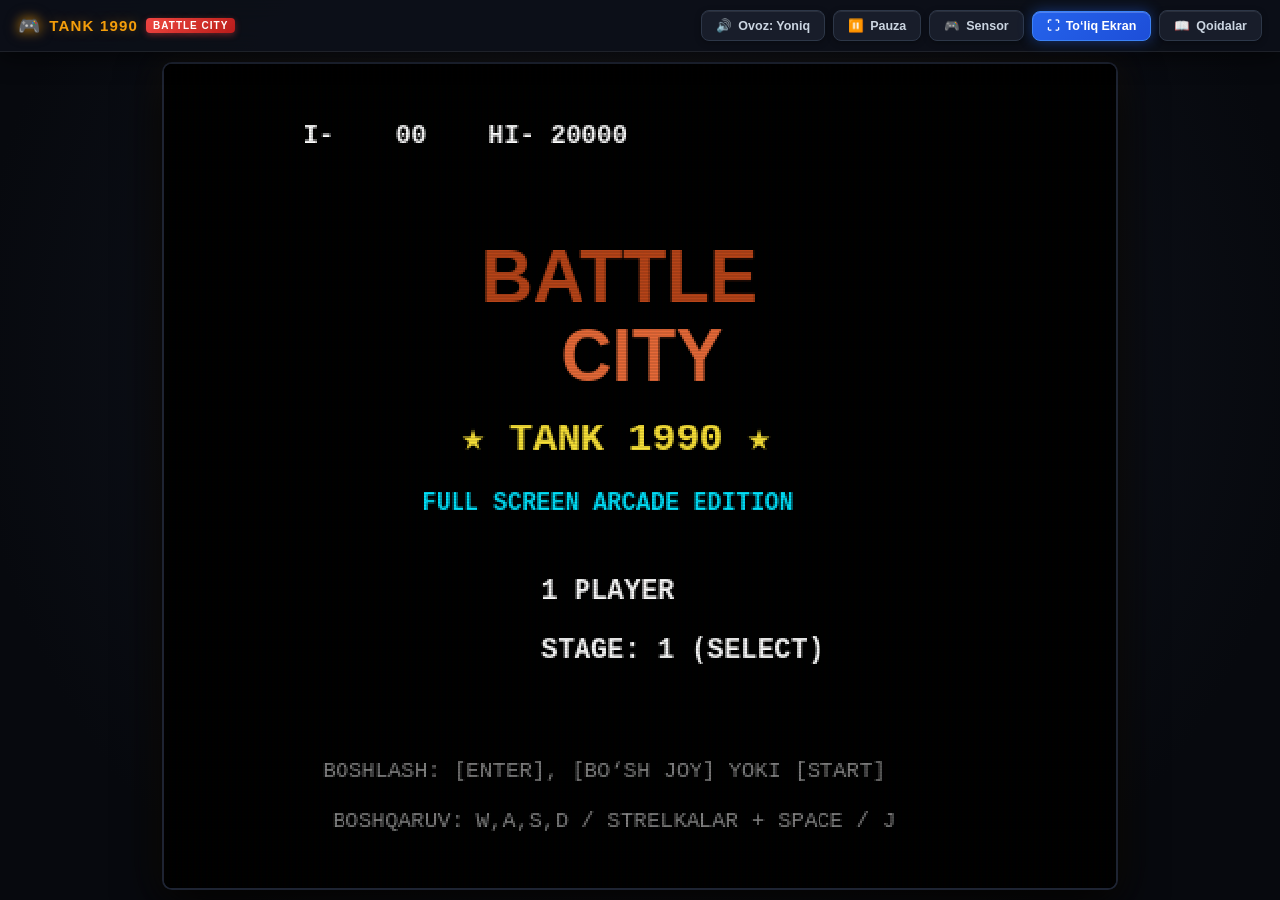
<file: tank/index.html>
<!DOCTYPE html>
<html lang="uz">
<head>
    <meta charset="UTF-8">
    <meta name="viewport" content="width=device-width, initial-scale=1.0, maximum-scale=1.0, user-scalable=no, viewport-fit=cover">
    <title>Tank 1990 - Battle City (Full Screen Arcade)</title>
    <link rel="stylesheet" href="style.css">
</head>
<body>

    <div id="game-app" class="game-app">
        <!-- TOP ARCADE HEADER -->
        <header class="arcade-header">
            <div class="header-left">
                <div class="brand-badge">
                    <span class="brand-icon">🎮</span>
                    <span class="brand-title">TANK 1990</span>
                    <span class="brand-tag">BATTLE CITY</span>
                </div>
            </div>

            <div class="header-right">
                <button id="btn-sound-toggle" class="btn-arcade" title="Ovozni yoqish / o'chirish (M)">
                    🔊 <span class="btn-text">Ovoz: Yoniq</span>
                </button>
                <button id="btn-pause-toggle" class="btn-arcade" title="O'yinni to'xtatish / davom ettirish (P)">
                    ⏸️ <span class="btn-text">Pauza</span>
                </button>
                <button id="btn-touch-toggle" class="btn-arcade" title="Sensor boshqaruv tugmalarini ko'rsatish / yashirish">
                    🎮 <span class="btn-text">Sensor</span>
                </button>
                <button id="btn-fullscreen-toggle" class="btn-arcade btn-accent" title="To'liq ekran rejimiga o'tish (F)">
                    ⛶ <span class="btn-text">To‘liq Ekran</span>
                </button>
                <button id="btn-help-toggle" class="btn-arcade" title="O'yin qoidalari va boshqaruv">
                    📖 <span class="btn-text">Qoidalar</span>
                </button>
            </div>
        </header>

        <!-- ASOSIY TO'LIQ EKRAN O'YIN MAYDONI -->
        <main id="game-wrapper" class="game-viewport-container">
            <div class="canvas-viewport">
                <canvas id="gameCanvas" width="480" height="416"></canvas>
                <!-- Retro CRT Scanline va nur effekti -->
                <div class="crt-overlay" aria-hidden="true"></div>
            </div>

            <!-- SENSORLI BOSHQARUV TUGMALARI (TOUCH CONTROLS OVERLAY) -->
            <div id="touch-controls" class="touch-controls-layer">
                <!-- CHAP TOMON: KRESTOVINA (D-PAD) -->
                <div class="touch-dpad-group">
                    <div class="touch-dpad">
                        <button id="dpad-up" class="dpad-btn up" aria-label="Yuqoriga">▲</button>
                        <button id="dpad-right" class="dpad-btn right" aria-label="O‘ngga">▶</button>
                        <button id="dpad-down" class="dpad-btn down" aria-label="Pastga">▼</button>
                        <button id="dpad-left" class="dpad-btn left" aria-label="Chapga">◀</button>
                        <div class="dpad-center"></div>
                    </div>
                </div>

                <!-- O'RTA QISM: SELECT VA START TUGMALARI -->
                <div class="touch-system-group">
                    <button id="btn-select" class="sys-btn" aria-label="Select">SELECT</button>
                    <button id="btn-start" class="sys-btn" aria-label="Start">START</button>
                </div>

                <!-- O'NG TOMON: AMAL TUGMALARI (A, B, X, Y) -->
                <div class="touch-action-group">
                    <div class="action-grid">
                        <button id="btn-y" class="act-btn turbo-btn pos-y" aria-label="Turbo Y">Y</button>
                        <button id="btn-x" class="act-btn turbo-btn pos-x" aria-label="Turbo X">X</button>
                        <button id="btn-b" class="act-btn fire-b pos-b" aria-label="O‘t ochish B">B</button>
                        <button id="btn-a" class="act-btn fire-a pos-a" aria-label="O‘t ochish A">A</button>
                    </div>
                </div>
            </div>
        </main>
    </div>

    <!-- QOIDALAR VA YORDAM MODAL OYNASI -->
    <div id="help-modal" class="modal-backdrop">
        <div class="modal-card">
            <div class="modal-header">
                <h3>📖 O‘yin Qoidalari & Boshqaruv</h3>
                <button id="btn-help-close" class="modal-close" aria-label="Yopish">✕</button>
            </div>
            <div class="modal-body">
                <div class="guide-section">
                    <h4>💻 Klaviatura Boshqaruvi:</h4>
                    <div class="shortcuts-grid">
                        <div><kbd>W</kbd> <kbd>A</kbd> <kbd>S</kbd> <kbd>D</kbd> yoki <kbd>↑</kbd> <kbd>←</kbd> <kbd>↓</kbd> <kbd>→</kbd></div>
                        <span>Tank harakati</span>
                        <div><kbd>Space</kbd> yoki <kbd>J</kbd> / <kbd>Z</kbd></div>
                        <span>O‘t ochish</span>
                        <div><kbd>Enter</kbd></div>
                        <span>O‘yinni boshlash (Start)</span>
                        <div><kbd>P</kbd> yoki <kbd>Esc</kbd></div>
                        <span>Pauza</span>
                        <div><kbd>M</kbd></div>
                        <span>Ovozni yoqish / o‘chirish</span>
                        <div><kbd>F</kbd> yoki <kbd>F11</kbd></div>
                        <span>To‘liq ekran (Fullscreen)</span>
                        <div><kbd>S</kbd> (Menyuda)</div>
                        <span>Bosqichni tanlash (Select)</span>
                    </div>
                </div>

                <div class="guide-section">
                    <h4>🌟 Bonuslar & Qurollar:</h4>
                    <div class="powerups-list">
                        <div class="p-item"><span>⭐ Yulduzcha:</span> Tank darajasini oshiradi (2 ta o‘q, yuqori tezlik, temir devorni buzish)</div>
                        <div class="p-item"><span>🛡️ Qalqon:</span> 10 soniyalik mutlaq daxlsizlik</div>
                        <div class="p-item"><span>⏱️ Soat:</span> Barcha dushman tanklarini 10 soniyaga muzlatadi</div>
                        <div class="p-item"><span>💣 Granata:</span> Ekranda ko‘ringan barcha dushmanlarni bir zumda portlatadi</div>
                        <div class="p-item"><span>⛏️ Kurak:</span> Shtab atrofini vaqtincha buzilmas po‘lat devor bilan o‘raydi</div>
                        <div class="p-item"><span>🪖 Tank:</span> +1 qo‘shimcha hayot (jon) beradi</div>
                        <div class="p-item"><span>🔫 Qurol:</span> Tankni birdaniga eng yuqori 4-darajaga olib chiqadi</div>
                    </div>
                </div>

                <div class="guide-section">
                    <h4>🦅 Asosiy Vazifa:</h4>
                    <p>Pastdagi burgut (shtab)ni dushman o‘qlaridan asrang! Agar dushman o‘qi burgutga tegsa — o‘yin darhol mag‘lubiyat bilan tugaydi. Har bir bosqichdagi barcha 20 ta dushman tankini yo‘q qilib g‘alaba qozoning!</p>
                </div>
            </div>
        </div>
    </div>

    <!-- SCRIPTLAR TARTIBI -->
    <script src="audio.js"></script>
    <script src="maps.js"></script>
    <script src="sprites.js"></script>
    <script src="tank.js"></script>
    <script src="game.js"></script>
</body>
</html>
</file>
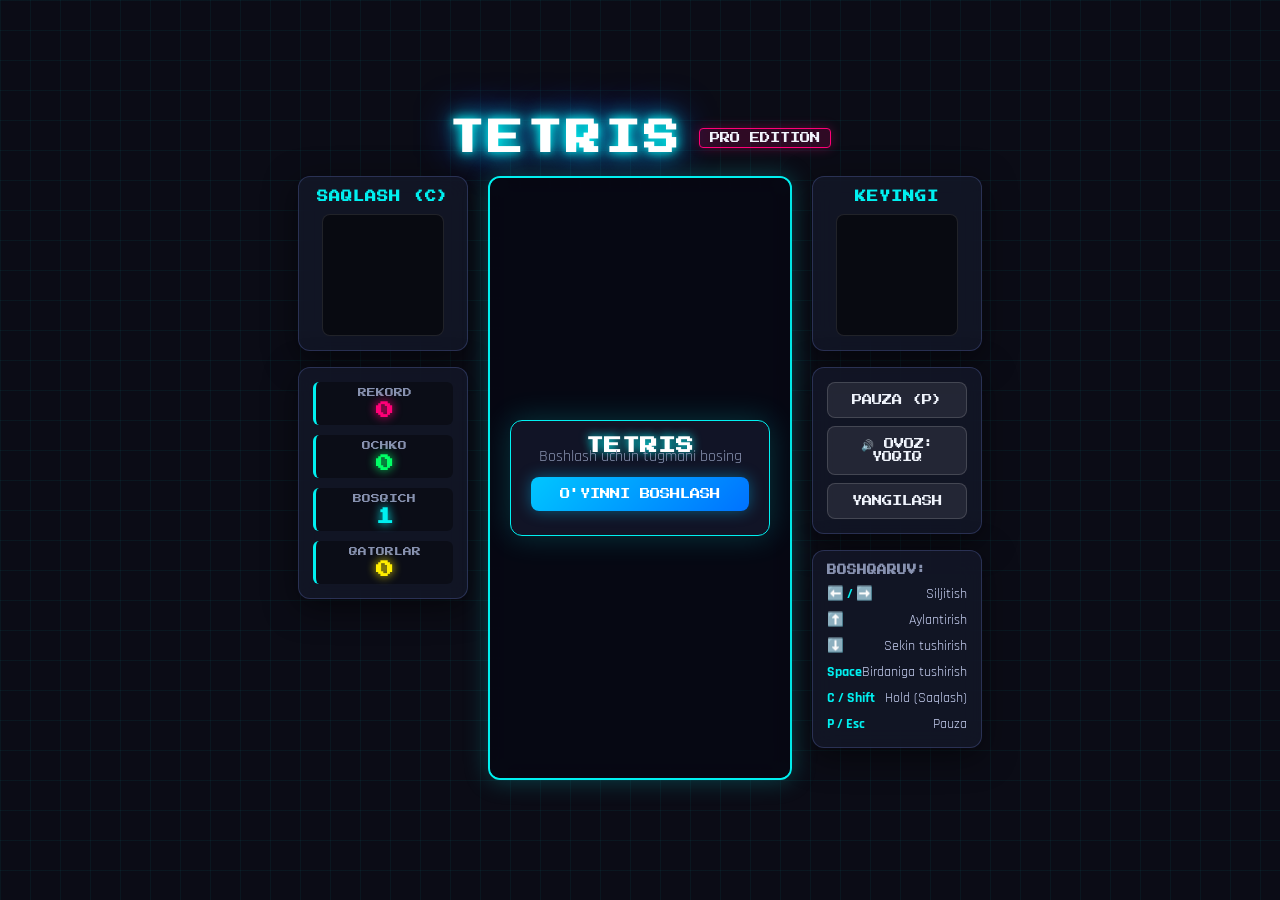
<file: tetris/index.html>
<!DOCTYPE html>
<html lang="uz">
<head>
  <meta charset="UTF-8">
  <meta name="viewport" content="width=device-width, initial-scale=1.0, maximum-scale=1.0, user-scalable=no">
  <title>Tetris Classic & Neon</title>
  <link rel="preconnect" href="https://fonts.googleapis.com">
  <link rel="preconnect" href="https://fonts.gstatic.com" crossorigin>
  <link href="https://fonts.googleapis.com/css2?family=Press+Start+2P&family=Rajdhani:wght@500;700&display=swap" rel="stylesheet">
  <link rel="stylesheet" href="style.css">
</head>
<body>
  <div class="background-grid"></div>

  <div class="game-wrapper">
    <header class="game-header">
      <h1 class="logo">TETRIS</h1>
      <div class="header-badges">
        <span class="badge neon-text">PRO EDITION</span>
      </div>
    </header>

    <main class="game-container">
      <!-- Chap panel: Hold & Qo'shimcha statistika -->
      <aside class="side-panel left-panel">
        <div class="panel-box">
          <h2 class="panel-title">SAQLASH (C)</h2>
          <canvas id="holdCanvas" width="120" height="120"></canvas>
        </div>

        <div class="panel-box stats-box">
          <div class="stat-item">
            <span class="stat-label">REKORD</span>
            <span id="highScore" class="stat-val neon-pink">0</span>
          </div>
          <div class="stat-item">
            <span class="stat-label">OCHKO</span>
            <span id="score" class="stat-val neon-green">0</span>
          </div>
          <div class="stat-item">
            <span class="stat-label">BOSQICH</span>
            <span id="level" class="stat-val neon-cyan">1</span>
          </div>
          <div class="stat-item">
            <span class="stat-label">QATORLAR</span>
            <span id="lines" class="stat-val neon-yellow">0</span>
          </div>
        </div>
      </aside>

      <!-- Asosiy doska -->
      <section class="board-area">
        <div class="canvas-container">
          <canvas id="tetrisCanvas" width="300" height="600"></canvas>

          <!-- O'yin overlay holatlari -->
          <div id="startOverlay" class="overlay active">
            <div class="overlay-card">
              <h2 class="overlay-title">TETRIS</h2>
              <p class="overlay-sub">Boshlash uchun tugmani bosing</p>
              <button id="startBtn" class="btn btn-primary">O'YINNI BOSHLASH</button>
            </div>
          </div>

          <div id="pauseOverlay" class="overlay hidden">
            <div class="overlay-card">
              <h2 class="overlay-title">PAUZA</h2>
              <p class="overlay-sub">O'yin to'xtatildi</p>
              <button id="resumeBtn" class="btn btn-primary">DAVOM ETISH</button>
            </div>
          </div>

          <div id="gameOverOverlay" class="overlay hidden">
            <div class="overlay-card">
              <h2 class="overlay-title game-over-text">O'YIN TUGADI!</h2>
              <div class="final-stats">
                <p>Yakuniy ochko: <span id="finalScore" class="neon-green">0</span></p>
                <p>O'chirilgan qatorlar: <span id="finalLines" class="neon-yellow">0</span></p>
              </div>
              <button id="restartBtn" class="btn btn-danger">QAYTADAN O'YNASH</button>
            </div>
          </div>
        </div>
      </section>

      <!-- O'ng panel: Navbatdagi figuralar va boshqaruv -->
      <aside class="side-panel right-panel">
        <div class="panel-box">
          <h2 class="panel-title">KEYINGI</h2>
          <canvas id="nextCanvas" width="120" height="120"></canvas>
        </div>

        <div class="panel-box actions-box">
          <button id="pauseToggleBtn" class="btn btn-secondary">PAUZA (P)</button>
          <button id="soundToggleBtn" class="btn btn-secondary sound-btn">
            <span id="soundIcon">🔊</span> OVOZ: <span id="soundState">YOQIQ</span>
          </button>
          <button id="resetGameBtn" class="btn btn-secondary">YANGILASH</button>
        </div>

        <div class="panel-box help-box">
          <h3 class="help-title">BOSHQARUV:</h3>
          <ul class="help-list">
            <li><span>⬅️ / ➡️</span> Siljitish</li>
            <li><span>⬆️</span> Aylantirish</li>
            <li><span>⬇️</span> Sekin tushirish</li>
            <li><span>Space</span> Birdaniga tushirish</li>
            <li><span>C / Shift</span> Hold (Saqlash)</li>
            <li><span>P / Esc</span> Pauza</li>
          </ul>
        </div>
      </aside>
    </main>

    <!-- Mobil / Sensorli ekran tugmalari -->
    <div class="mobile-controls">
      <div class="ctrl-group left-group">
        <button id="ctrlHold" class="touch-btn" aria-label="Hold">HOLD</button>
        <button id="ctrlRotate" class="touch-btn primary-touch" aria-label="Rotate">🔄</button>
      </div>
      <div class="ctrl-group center-group">
        <div class="dpad-row">
          <button id="ctrlLeft" class="touch-btn" aria-label="Left">⬅️</button>
          <button id="ctrlDown" class="touch-btn" aria-label="Down">⬇️</button>
          <button id="ctrlRight" class="touch-btn" aria-label="Right">➡️</button>
        </div>
      </div>
      <div class="ctrl-group right-group">
        <button id="ctrlDrop" class="touch-btn drop-btn" aria-label="Hard Drop">⚡ DROP</button>
      </div>
    </div>
  </div>

  <script src="tetris.js"></script>
</body>
</html>
</file>
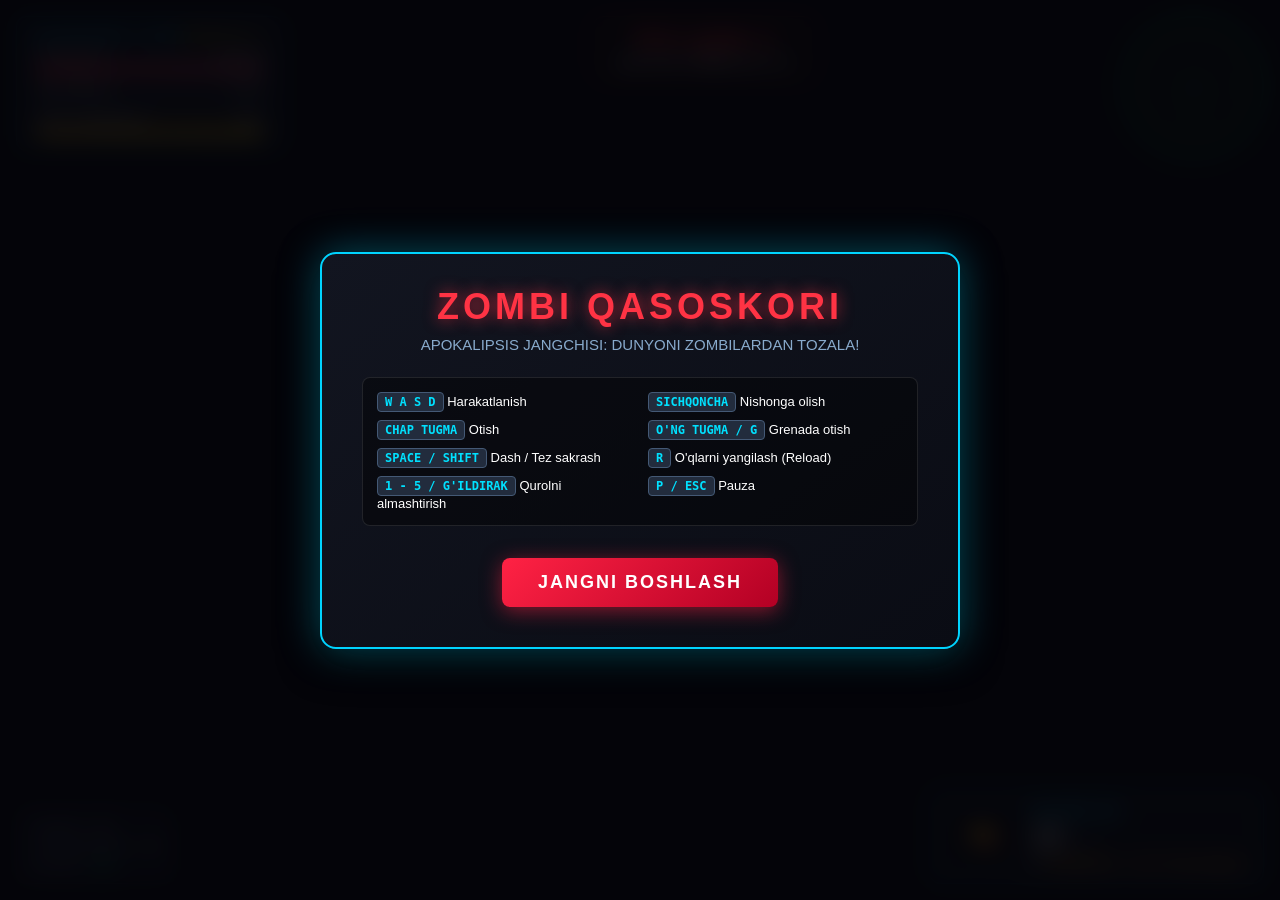
<file: zombi/index.html>
<!DOCTYPE html>
<html lang="uz">
<head>
  <meta charset="UTF-8">
  <meta name="viewport" content="width=device-width, initial-scale=1.0, user-scalable=no">
  <title>ZOMBI QASOSKORI: APOCALYPSE SURVIVAL</title>
  <style>
    * {
      box-sizing: border-box;
      margin: 0;
      padding: 0;
      user-select: none;
      -webkit-user-select: none;
    }
    body, html {
      width: 100%;
      height: 100%;
      overflow: hidden;
      background-color: #050508;
      font-family: 'Segoe UI', Tahoma, Geneva, Verdana, sans-serif;
      color: #fff;
    }
    #canvas-container {
      position: absolute;
      top: 0;
      left: 0;
      width: 100%;
      height: 100%;
      display: block;
      cursor: crosshair;
    }
    canvas {
      display: block;
      width: 100%;
      height: 100%;
    }

    /* HUD OVERLAY */
    #hud {
      position: absolute;
      top: 0;
      left: 0;
      width: 100%;
      height: 100%;
      pointer-events: none;
      display: flex;
      flex-direction: column;
      justify-content: space-between;
      padding: 16px;
    }

    /* Top Bar */
    .hud-top {
      display: flex;
      justify-content: space-between;
      align-items: flex-start;
      width: 100%;
    }

    /* Player Status Card */
    .player-card {
      background: rgba(10, 15, 25, 0.85);
      border: 1px solid rgba(0, 220, 255, 0.4);
      border-radius: 10px;
      padding: 12px 18px;
      backdrop-filter: blur(8px);
      box-shadow: 0 4px 20px rgba(0, 0, 0, 0.7), 0 0 10px rgba(0, 220, 255, 0.2);
      min-width: 260px;
    }
    .hero-title {
      font-size: 13px;
      text-transform: uppercase;
      letter-spacing: 2px;
      color: #00d4ff;
      margin-bottom: 6px;
      display: flex;
      justify-content: space-between;
      font-weight: 700;
    }
    .bar-wrap {
      margin-bottom: 8px;
    }
    .bar-label {
      font-size: 11px;
      font-weight: bold;
      color: #aaa;
      margin-bottom: 2px;
      display: flex;
      justify-content: space-between;
    }
    .bar-outer {
      width: 100%;
      height: 10px;
      background: rgba(255, 255, 255, 0.1);
      border-radius: 5px;
      overflow: hidden;
      border: 1px solid rgba(255, 255, 255, 0.15);
    }
    .bar-inner-hp {
      height: 100%;
      width: 100%;
      background: linear-gradient(90deg, #ff2244, #ff5577);
      box-shadow: 0 0 8px #ff2244;
      transition: width 0.15s ease-out;
    }
    .bar-inner-armor {
      height: 100%;
      width: 0%;
      background: linear-gradient(90deg, #0088ff, #00d4ff);
      box-shadow: 0 0 8px #00d4ff;
      transition: width 0.15s ease-out;
    }
    .bar-inner-stamina {
      height: 100%;
      width: 100%;
      background: linear-gradient(90deg, #e6a100, #ffcc00);
      box-shadow: 0 0 8px #ffcc00;
      transition: width 0.05s linear;
    }

    /* Wave / Center Info */
    .wave-center {
      display: flex;
      flex-direction: column;
      align-items: center;
      background: rgba(15, 10, 10, 0.85);
      border: 1px solid rgba(255, 50, 50, 0.4);
      padding: 10px 24px;
      border-radius: 10px;
      backdrop-filter: blur(8px);
      box-shadow: 0 4px 20px rgba(0, 0, 0, 0.7), 0 0 15px rgba(255, 50, 50, 0.2);
    }
    .wave-num {
      font-size: 24px;
      font-weight: 900;
      letter-spacing: 3px;
      color: #ff3344;
      text-shadow: 0 0 10px rgba(255, 50, 50, 0.6);
      text-transform: uppercase;
    }
    .zombie-count {
      font-size: 13px;
      color: #ddd;
      font-weight: 600;
      letter-spacing: 1px;
    }

    /* Boss Bar Container */
    #boss-bar-wrap {
      position: absolute;
      top: 90px;
      left: 50%;
      transform: translateX(-50%);
      width: 480px;
      max-width: 90vw;
      background: rgba(20, 0, 0, 0.9);
      border: 2px solid #ff1100;
      padding: 8px 14px;
      border-radius: 8px;
      box-shadow: 0 0 20px rgba(255, 0, 0, 0.6);
      display: none;
      flex-direction: column;
      align-items: center;
      pointer-events: none;
    }
    .boss-name {
      color: #ff3333;
      font-size: 14px;
      font-weight: 900;
      letter-spacing: 2px;
      text-transform: uppercase;
      margin-bottom: 4px;
      text-shadow: 0 0 8px #ff0000;
    }
    .boss-bar-outer {
      width: 100%;
      height: 14px;
      background: #330000;
      border-radius: 4px;
      overflow: hidden;
      border: 1px solid #ff4444;
    }
    .boss-bar-inner {
      height: 100%;
      width: 100%;
      background: linear-gradient(90deg, #990000, #ff1100, #ff6600);
      box-shadow: 0 0 12px #ff2200;
      transition: width 0.1s ease;
    }

    /* Radar / Minimap Top Right */
    .radar-box {
      width: 140px;
      height: 140px;
      background: rgba(10, 20, 15, 0.85);
      border: 2px solid rgba(0, 255, 136, 0.4);
      border-radius: 50%;
      position: relative;
      overflow: hidden;
      box-shadow: 0 0 15px rgba(0, 255, 136, 0.25);
    }
    #radar-canvas {
      width: 100%;
      height: 100%;
      display: block;
    }

    /* Center Notifications & Combo */
    .hud-middle {
      display: flex;
      flex-direction: column;
      align-items: center;
      justify-content: center;
      pointer-events: none;
    }
    #combo-box {
      font-size: 32px;
      font-weight: 900;
      color: #ffdd00;
      text-shadow: 0 0 15px rgba(255, 220, 0, 0.8), 2px 2px 4px #000;
      letter-spacing: 3px;
      opacity: 0;
      transform: scale(0.8);
      transition: all 0.2s cubic-bezier(0.175, 0.885, 0.32, 1.275);
    }
    #banner-announcement {
      font-size: 28px;
      font-weight: 900;
      color: #ff3344;
      text-shadow: 0 0 20px rgba(255, 50, 50, 0.9);
      letter-spacing: 4px;
      text-transform: uppercase;
      opacity: 0;
      transition: opacity 0.3s;
    }

    /* Bottom Bar */
    .hud-bottom {
      display: flex;
      justify-content: space-between;
      align-items: flex-end;
      width: 100%;
    }

    /* Score & Stats */
    .stats-card {
      background: rgba(10, 15, 25, 0.85);
      border: 1px solid rgba(255, 255, 255, 0.15);
      border-radius: 10px;
      padding: 10px 16px;
      backdrop-filter: blur(8px);
      box-shadow: 0 4px 15px rgba(0,0,0,0.6);
      font-size: 13px;
    }
    .stat-row {
      display: flex;
      gap: 15px;
      margin-bottom: 4px;
    }
    .stat-title {
      color: #8899aa;
    }
    .stat-val {
      font-weight: 800;
      color: #fff;
    }

    /* Weapon Selector & Ammo Display */
    .weapon-card {
      display: flex;
      align-items: center;
      gap: 16px;
      background: rgba(10, 15, 25, 0.9);
      border: 1px solid rgba(0, 220, 255, 0.4);
      border-radius: 12px;
      padding: 12px 20px;
      backdrop-filter: blur(10px);
      box-shadow: 0 4px 25px rgba(0, 0, 0, 0.8), 0 0 15px rgba(0, 220, 255, 0.2);
    }
    .weapon-icon-box {
      width: 64px;
      height: 48px;
      background: rgba(0, 0, 0, 0.5);
      border-radius: 8px;
      border: 1px solid rgba(255, 255, 255, 0.15);
      display: flex;
      align-items: center;
      justify-content: center;
      font-size: 26px;
    }
    .weapon-info {
      display: flex;
      flex-direction: column;
    }
    .weapon-name {
      font-size: 16px;
      font-weight: 800;
      color: #00d4ff;
      text-transform: uppercase;
      letter-spacing: 1px;
    }
    .ammo-digits {
      font-size: 28px;
      font-weight: 900;
      font-family: monospace;
      color: #fff;
      display: flex;
      align-items: baseline;
      gap: 4px;
    }
    .ammo-reserve {
      font-size: 15px;
      color: #8899aa;
    }
    .grenade-badge {
      display: flex;
      align-items: center;
      gap: 6px;
      font-size: 13px;
      color: #ff9900;
      font-weight: bold;
      margin-top: 2px;
    }

    /* MENUS & MODALS */
    .overlay-modal {
      position: absolute;
      top: 0;
      left: 0;
      width: 100%;
      height: 100%;
      background: rgba(5, 5, 10, 0.85);
      backdrop-filter: blur(12px);
      display: flex;
      align-items: center;
      justify-content: center;
      z-index: 100;
    }
    .modal-box {
      background: linear-gradient(145deg, #121520, #0a0c14);
      border: 2px solid #00d4ff;
      box-shadow: 0 0 40px rgba(0, 212, 255, 0.35), 0 10px 40px rgba(0,0,0,0.9);
      border-radius: 16px;
      padding: 32px 40px;
      max-width: 640px;
      width: 90%;
      text-align: center;
      color: #fff;
      animation: popIn 0.3s ease;
    }
    @keyframes popIn {
      0% { transform: scale(0.85); opacity: 0; }
      100% { transform: scale(1); opacity: 1; }
    }
    .modal-title {
      font-size: 36px;
      font-weight: 900;
      letter-spacing: 4px;
      text-transform: uppercase;
      color: #ff3344;
      text-shadow: 0 0 15px rgba(255, 50, 70, 0.7);
      margin-bottom: 8px;
    }
    .modal-subtitle {
      font-size: 15px;
      color: #88aacc;
      margin-bottom: 24px;
    }
    .btn {
      background: linear-gradient(135deg, #ff2244, #b30024);
      color: #fff;
      border: none;
      padding: 14px 36px;
      font-size: 18px;
      font-weight: 800;
      border-radius: 8px;
      cursor: pointer;
      box-shadow: 0 4px 20px rgba(255, 34, 68, 0.5);
      transition: all 0.2s ease;
      letter-spacing: 2px;
      text-transform: uppercase;
      display: inline-block;
      margin: 8px;
    }
    .btn:hover {
      transform: translateY(-2px) scale(1.03);
      box-shadow: 0 6px 25px rgba(255, 34, 68, 0.8);
      background: linear-gradient(135deg, #ff3857, #cc0029);
    }
    .btn-secondary {
      background: linear-gradient(135deg, #0088ff, #0055bb);
      box-shadow: 0 4px 20px rgba(0, 136, 255, 0.5);
    }
    .btn-secondary:hover {
      background: linear-gradient(135deg, #1aa3ff, #0066dd);
      box-shadow: 0 6px 25px rgba(0, 136, 255, 0.8);
    }

    /* Perk Upgrade Cards */
    .perks-grid {
      display: grid;
      grid-template-columns: repeat(3, 1fr);
      gap: 16px;
      margin: 24px 0;
    }
    .perk-card {
      background: rgba(255, 255, 255, 0.05);
      border: 1px solid rgba(0, 220, 255, 0.3);
      border-radius: 10px;
      padding: 18px 12px;
      cursor: pointer;
      transition: all 0.2s;
      text-align: center;
    }
    .perk-card:hover {
      background: rgba(0, 220, 255, 0.15);
      border-color: #00d4ff;
      transform: translateY(-4px);
      box-shadow: 0 8px 20px rgba(0, 220, 255, 0.3);
    }
    .perk-icon {
      font-size: 32px;
      margin-bottom: 8px;
    }
    .perk-title {
      font-size: 15px;
      font-weight: 800;
      color: #00d4ff;
      margin-bottom: 6px;
    }
    .perk-desc {
      font-size: 11px;
      color: #bbb;
      line-height: 1.4;
    }

    /* Keybinds Guide */
    .keys-table {
      display: grid;
      grid-template-columns: 1fr 1fr;
      gap: 8px 16px;
      text-align: left;
      font-size: 13px;
      margin: 16px 0 24px 0;
      background: rgba(0, 0, 0, 0.4);
      padding: 14px;
      border-radius: 8px;
      border: 1px solid rgba(255, 255, 255, 0.1);
    }
    .key-badge {
      display: inline-block;
      background: #222c3d;
      border: 1px solid #445975;
      border-radius: 4px;
      padding: 2px 7px;
      font-weight: bold;
      color: #00e1ff;
      font-family: monospace;
      font-size: 12px;
    }

    /* Low Health Vignette */
    #danger-overlay {
      position: absolute;
      top: 0;
      left: 0;
      width: 100%;
      height: 100%;
      pointer-events: none;
      box-shadow: inset 0 0 100px rgba(255, 0, 0, 0);
      transition: box-shadow 0.3s;
    }
  </style>
</head>
<body>

  <div id="canvas-container">
    <canvas id="gameCanvas"></canvas>
  </div>
  <div id="danger-overlay"></div>

  <!-- HUD -->
  <div id="hud">
    <div class="hud-top">
      <!-- Player Stats -->
      <div class="player-card">
        <div class="hero-title">
          <span>QAHRAMON: APEX</span>
          <span id="level-badge" style="color: #ffcc00;">DARAJA 1</span>
        </div>
        
        <div class="bar-wrap">
          <div class="bar-label">
            <span>SALOMATLIK</span>
            <span id="hp-text">100 / 100</span>
          </div>
          <div class="bar-outer">
            <div id="hp-bar" class="bar-inner-hp"></div>
          </div>
        </div>

        <div class="bar-wrap">
          <div class="bar-label">
            <span>ZIRH (SHIELD)</span>
            <span id="armor-text">0 / 100</span>
          </div>
          <div class="bar-outer">
            <div id="armor-bar" class="bar-inner-armor"></div>
          </div>
        </div>

        <div class="bar-wrap" style="margin-bottom: 0;">
          <div class="bar-label">
            <span>DASH / CHIDAMLILIK</span>
            <span id="stamina-text">100%</span>
          </div>
          <div class="bar-outer">
            <div id="stamina-bar" class="bar-inner-stamina"></div>
          </div>
        </div>
      </div>

      <!-- Wave Counter -->
      <div class="wave-center">
        <div class="wave-num" id="wave-display">TO'LQIN 1</div>
        <div class="zombie-count" id="zombie-count-display">QOLGAN ZOMBILAR: 10</div>
      </div>

      <!-- Radar / Minimap -->
      <div class="radar-box">
        <canvas id="radar-canvas" width="140" height="140"></canvas>
      </div>
    </div>

    <!-- Boss Bar -->
    <div id="boss-bar-wrap">
      <div class="boss-name" id="boss-name-text">MUTANT TITAN LORD</div>
      <div class="boss-bar-outer">
        <div class="boss-bar-inner" id="boss-hp-inner"></div>
      </div>
    </div>

    <!-- Notifications & Combo -->
    <div class="hud-middle">
      <div id="combo-box">5X MULTI KILL!</div>
      <div id="banner-announcement">YANGI TO'LQIN BOSHLANDI!</div>
    </div>

    <!-- Bottom Info -->
    <div class="hud-bottom">
      <div class="stats-card">
        <div class="stat-row">
          <span class="stat-title">OCHKO:</span>
          <span class="stat-val" id="score-text">0</span>
        </div>
        <div class="stat-row">
          <span class="stat-title">YO'Q QILINGAN:</span>
          <span class="stat-val" id="kills-text">0</span>
        </div>
        <div class="stat-row" style="margin-bottom: 0;">
          <span class="stat-title">PUL ($):</span>
          <span class="stat-val" style="color: #00ff88;" id="cash-text">$0</span>
        </div>
      </div>

      <!-- Active Weapon Card -->
      <div class="weapon-card">
        <div class="weapon-icon-box" id="weapon-icon">🔫</div>
        <div class="weapon-info">
          <div class="weapon-name" id="weapon-name">GLOCK-18</div>
          <div class="ammo-digits">
            <span id="ammo-clip">15</span>
            <span class="ammo-reserve">/ <span id="ammo-total">∞</span></span>
          </div>
          <div class="grenade-badge">
            <span>💣 GRENADA:</span>
            <span id="grenade-count">3</span> (G / O'ng Tugma)
          </div>
        </div>
      </div>
    </div>
  </div>

  <!-- START SCREEN MODAL -->
  <div id="start-modal" class="overlay-modal">
    <div class="modal-box">
      <div class="modal-title">ZOMBI QASOSKORI</div>
      <div class="modal-subtitle">APOKALIPSIS JANGCHISI: DUNYONI ZOMBILARDAN TOZALA!</div>

      <div class="keys-table">
        <div><span class="key-badge">W A S D</span> Harakatlanish</div>
        <div><span class="key-badge">SICHQONCHA</span> Nishonga olish</div>
        <div><span class="key-badge">CHAP TUGMA</span> Otish</div>
        <div><span class="key-badge">O'NG TUGMA / G</span> Grenada otish</div>
        <div><span class="key-badge">SPACE / SHIFT</span> Dash / Tez sakrash</div>
        <div><span class="key-badge">R</span> O'qlarni yangilash (Reload)</div>
        <div><span class="key-badge">1 - 5 / G'ILDIRAK</span> Qurolni almashtirish</div>
        <div><span class="key-badge">P / ESC</span> Pauza</div>
      </div>

      <button class="btn" id="start-btn">JANGNI BOSHLASH</button>
    </div>
  </div>

  <!-- PERK UPGRADE MODAL -->
  <div id="perk-modal" class="overlay-modal" style="display: none;">
    <div class="modal-box">
      <div class="modal-title" style="color: #00d4ff;">TO'LQIN TUGADI!</div>
      <div class="modal-subtitle">Qahramoningiz uchun yangi kuchaytirish (Perk) tanlang:</div>

      <div class="perks-grid" id="perks-container">
        <!-- Injected via JS -->
      </div>
    </div>
  </div>

  <!-- GAME OVER MODAL -->
  <div id="game-over-modal" class="overlay-modal" style="display: none;">
    <div class="modal-box">
      <div class="modal-title">SIZ HALOK BO'LDINGIZ</div>
      <div class="modal-subtitle" id="game-over-summary">Apokalipsis sizni yutib yubordi...</div>

      <div style="font-size: 16px; margin: 18px 0; color: #ddd; line-height: 1.8;">
        <div>Yashab qolingan to'lqinlar: <b id="final-waves" style="color: #ff3344;">0</b></div>
        <div>Yo'q qilingan zombilar: <b id="final-kills" style="color: #00ff88;">0</b></div>
        <div>To'plangan ball: <b id="final-score" style="color: #ffcc00;">0</b></div>
      </div>

      <button class="btn" id="restart-btn">QAYTADAN O'YNASH</button>
    </div>
  </div>

  <!-- PAUSE MODAL -->
  <div id="pause-modal" class="overlay-modal" style="display: none;">
    <div class="modal-box">
      <div class="modal-title" style="color: #ffbb00;">PAUZA</div>
      <div class="modal-subtitle">O'yin to'xtatildi</div>
      <button class="btn btn-secondary" id="resume-btn">DAVOM ETTIRISH</button>
      <button class="btn" id="quit-btn">QAYTA BOSHLASH</button>
    </div>
  </div>

  <script>
    /* ==========================================================================
       SYNTHESIZED AUDIO ENGINE (Web Audio API - 100% Offline, Real-time SFX)
       ========================================================================== */
    class SoundEngine {
      constructor() {
        this.ctx = null;
        this.masterVolume = 0.45;
        this.ambientOsc = null;
        this.ambientGain = null;
      }

      init() {
        if (!this.ctx) {
          const AudioCtx = window.AudioContext || window.webkitAudioContext;
          this.ctx = new AudioCtx();
          this.startAmbientDrone();
        }
        if (this.ctx.state === 'suspended') {
          this.ctx.resume();
        }
      }

      startAmbientDrone() {
        try {
          this.ambientOsc = this.ctx.createOscillator();
          this.ambientGain = this.ctx.createGain();
          const filter = this.ctx.createBiquadFilter();

          this.ambientOsc.type = 'sawtooth';
          this.ambientOsc.frequency.setValueAtTime(55, this.ctx.currentTime); // Low A

          filter.type = 'lowpass';
          filter.frequency.setValueAtTime(140, this.ctx.currentTime);

          this.ambientGain.gain.setValueAtTime(0.04, this.ctx.currentTime);

          this.ambientOsc.connect(filter);
          filter.connect(this.ambientGain);
          this.ambientGain.connect(this.ctx.destination);
          this.ambientOsc.start();
        } catch(e) {}
      }

      playShoot(type = 'pistol') {
        if (!this.ctx) return;
        const t = this.ctx.currentTime;
        const osc = this.ctx.createOscillator();
        const gain = this.ctx.createGain();
        const filter = this.ctx.createBiquadFilter();

        // Noise buffer for punch
        const bufferSize = this.ctx.sampleRate * 0.12;
        const buffer = this.ctx.createBuffer(1, bufferSize, this.ctx.sampleRate);
        const data = buffer.getChannelData(0);
        for (let i = 0; i < bufferSize; i++) {
          data[i] = Math.random() * 2 - 1;
        }
        const noise = this.ctx.createBufferSource();
        noise.buffer = buffer;

        const noiseFilter = this.ctx.createBiquadFilter();
        const noiseGain = this.ctx.createGain();

        if (type === 'pistol') {
          osc.type = 'triangle';
          osc.frequency.setValueAtTime(320, t);
          osc.frequency.exponentialRampToValueAtTime(40, t + 0.1);
          gain.gain.setValueAtTime(0.3 * this.masterVolume, t);
          gain.gain.exponentialRampToValueAtTime(0.001, t + 0.1);

          noiseFilter.type = 'highpass';
          noiseFilter.frequency.setValueAtTime(1200, t);
          noiseGain.gain.setValueAtTime(0.25 * this.masterVolume, t);
          noiseGain.gain.exponentialRampToValueAtTime(0.001, t + 0.08);
        } else if (type === 'rifle') {
          osc.type = 'sawtooth';
          osc.frequency.setValueAtTime(450, t);
          osc.frequency.exponentialRampToValueAtTime(50, t + 0.12);
          gain.gain.setValueAtTime(0.35 * this.masterVolume, t);
          gain.gain.exponentialRampToValueAtTime(0.001, t + 0.12);

          noiseFilter.type = 'bandpass';
          noiseFilter.frequency.setValueAtTime(1800, t);
          noiseGain.gain.setValueAtTime(0.3 * this.masterVolume, t);
          noiseGain.gain.exponentialRampToValueAtTime(0.001, t + 0.09);
        } else if (type === 'shotgun') {
          osc.type = 'square';
          osc.frequency.setValueAtTime(180, t);
          osc.frequency.exponentialRampToValueAtTime(25, t + 0.25);
          gain.gain.setValueAtTime(0.55 * this.masterVolume, t);
          gain.gain.exponentialRampToValueAtTime(0.001, t + 0.25);

          noiseFilter.type = 'lowpass';
          noiseFilter.frequency.setValueAtTime(2000, t);
          noiseGain.gain.setValueAtTime(0.6 * this.masterVolume, t);
          noiseGain.gain.exponentialRampToValueAtTime(0.001, t + 0.22);
        } else if (type === 'plasma') {
          osc.type = 'sine';
          osc.frequency.setValueAtTime(800, t);
          osc.frequency.exponentialRampToValueAtTime(120, t + 0.18);
          gain.gain.setValueAtTime(0.4 * this.masterVolume, t);
          gain.gain.exponentialRampToValueAtTime(0.001, t + 0.18);
          osc.connect(gain);
          gain.connect(this.ctx.destination);
          osc.start();
          osc.stop(t + 0.18);
          return;
        } else if (type === 'rpg') {
          osc.type = 'triangle';
          osc.frequency.setValueAtTime(150, t);
          osc.frequency.exponentialRampToValueAtTime(40, t + 0.35);
          gain.gain.setValueAtTime(0.6 * this.masterVolume, t);
          gain.gain.exponentialRampToValueAtTime(0.001, t + 0.35);

          noiseFilter.type = 'lowpass';
          noiseFilter.frequency.setValueAtTime(800, t);
          noiseGain.gain.setValueAtTime(0.5 * this.masterVolume, t);
          noiseGain.gain.exponentialRampToValueAtTime(0.001, t + 0.3);
        }

        osc.connect(gain);
        gain.connect(this.ctx.destination);
        noise.connect(noiseFilter);
        noiseFilter.connect(noiseGain);
        noiseGain.connect(this.ctx.destination);

        osc.start();
        noise.start();
        osc.stop(t + 0.3);
        noise.stop(t + 0.3);
      }

      playExplosion() {
        if (!this.ctx) return;
        const t = this.ctx.currentTime;
        const osc = this.ctx.createOscillator();
        const gain = this.ctx.createGain();

        osc.type = 'sawtooth';
        osc.frequency.setValueAtTime(120, t);
        osc.frequency.exponentialRampToValueAtTime(20, t + 0.6);

        gain.gain.setValueAtTime(0.7 * this.masterVolume, t);
        gain.gain.exponentialRampToValueAtTime(0.001, t + 0.6);

        const bufferSize = this.ctx.sampleRate * 0.6;
        const buffer = this.ctx.createBuffer(1, bufferSize, this.ctx.sampleRate);
        const data = buffer.getChannelData(0);
        for (let i = 0; i < bufferSize; i++) data[i] = Math.random() * 2 - 1;

        const noise = this.ctx.createBufferSource();
        noise.buffer = buffer;
        const filter = this.ctx.createBiquadFilter();
        filter.type = 'lowpass';
        filter.frequency.setValueAtTime(450, t);
        filter.frequency.exponentialRampToValueAtTime(60, t + 0.6);

        const nGain = this.ctx.createGain();
        nGain.gain.setValueAtTime(0.8 * this.masterVolume, t);
        nGain.gain.exponentialRampToValueAtTime(0.001, t + 0.6);

        osc.connect(gain);
        gain.connect(this.ctx.destination);
        noise.connect(filter);
        filter.connect(nGain);
        nGain.connect(this.ctx.destination);

        osc.start();
        noise.start();
        osc.stop(t + 0.65);
        noise.stop(t + 0.65);
      }

      playZombieHit() {
        if (!this.ctx) return;
        const t = this.ctx.currentTime;
        const osc = this.ctx.createOscillator();
        const gain = this.ctx.createGain();
        osc.type = 'sawtooth';
        osc.frequency.setValueAtTime(160 + Math.random() * 40, t);
        osc.frequency.exponentialRampToValueAtTime(40, t + 0.08);
        gain.gain.setValueAtTime(0.18 * this.masterVolume, t);
        gain.gain.exponentialRampToValueAtTime(0.001, t + 0.08);

        osc.connect(gain);
        gain.connect(this.ctx.destination);
        osc.start();
        osc.stop(t + 0.08);
      }

      playZombieGrowl() {
        if (!this.ctx || Math.random() > 0.4) return;
        const t = this.ctx.currentTime;
        const osc = this.ctx.createOscillator();
        const gain = this.ctx.createGain();
        const filter = this.ctx.createBiquadFilter();

        osc.type = 'sawtooth';
        const startFreq = 80 + Math.random() * 40;
        osc.frequency.setValueAtTime(startFreq, t);
        osc.frequency.linearRampToValueAtTime(startFreq - 25, t + 0.35);

        filter.type = 'bandpass';
        filter.frequency.setValueAtTime(400, t);
        filter.Q.value = 3;

        gain.gain.setValueAtTime(0.08 * this.masterVolume, t);
        gain.gain.linearRampToValueAtTime(0.12 * this.masterVolume, t + 0.15);
        gain.gain.exponentialRampToValueAtTime(0.001, t + 0.35);

        osc.connect(filter);
        filter.connect(gain);
        gain.connect(this.ctx.destination);

        osc.start();
        osc.stop(t + 0.35);
      }

      playReload() {
        if (!this.ctx) return;
        const t = this.ctx.currentTime;
        const osc = this.ctx.createOscillator();
        const gain = this.ctx.createGain();
        osc.type = 'sine';
        osc.frequency.setValueAtTime(600, t);
        osc.frequency.setValueAtTime(900, t + 0.1);
        gain.gain.setValueAtTime(0.15 * this.masterVolume, t);
        gain.gain.exponentialRampToValueAtTime(0.001, t + 0.25);
        osc.connect(gain);
        gain.connect(this.ctx.destination);
        osc.start();
        osc.stop(t + 0.25);
      }

      playDash() {
        if (!this.ctx) return;
        const t = this.ctx.currentTime;
        const osc = this.ctx.createOscillator();
        const gain = this.ctx.createGain();
        osc.type = 'sine';
        osc.frequency.setValueAtTime(150, t);
        osc.frequency.exponentialRampToValueAtTime(450, t + 0.12);
        gain.gain.setValueAtTime(0.25 * this.masterVolume, t);
        gain.gain.exponentialRampToValueAtTime(0.001, t + 0.14);
        osc.connect(gain);
        gain.connect(this.ctx.destination);
        osc.start();
        osc.stop(t + 0.15);
      }

      playPowerup() {
        if (!this.ctx) return;
        const notes = [440, 554, 659, 880];
        notes.forEach((freq, idx) => {
          const t = this.ctx.currentTime + idx * 0.06;
          const osc = this.ctx.createOscillator();
          const gain = this.ctx.createGain();
          osc.type = 'sine';
          osc.frequency.setValueAtTime(freq, t);
          gain.gain.setValueAtTime(0.2 * this.masterVolume, t);
          gain.gain.exponentialRampToValueAtTime(0.001, t + 0.18);
          osc.connect(gain);
          gain.connect(this.ctx.destination);
          osc.start(t);
          osc.stop(t + 0.18);
        });
      }

      playWaveHorn() {
        if (!this.ctx) return;
        const t = this.ctx.currentTime;
        const osc = this.ctx.createOscillator();
        const gain = this.ctx.createGain();
        osc.type = 'sawtooth';
        osc.frequency.setValueAtTime(110, t);
        osc.frequency.linearRampToValueAtTime(165, t + 0.6);
        gain.gain.setValueAtTime(0.3 * this.masterVolume, t);
        gain.gain.exponentialRampToValueAtTime(0.001, t + 0.9);
        osc.connect(gain);
        gain.connect(this.ctx.destination);
        osc.start();
        osc.stop(t + 0.9);
      }
    }

    const sound = new SoundEngine();

    /* ==========================================================================
       GAME ENGINE & STATE
       ========================================================================== */
    const canvas = document.getElementById('gameCanvas');
    const ctx = canvas.getContext('2d');
    const radarCanvas = document.getElementById('radar-canvas');
    const radarCtx = radarCanvas.getContext('2d');

    // Persistent Blood Decal Surface
    const bloodCanvas = document.createElement('canvas');
    const bloodCtx = bloodCanvas.getContext('2d');

    // World Dimensions
    const WORLD_WIDTH = 3200;
    const WORLD_HEIGHT = 3200;

    bloodCanvas.width = WORLD_WIDTH;
    bloodCanvas.height = WORLD_HEIGHT;

    // Viewport camera
    const camera = {
      x: 0,
      y: 0,
      width: window.innerWidth,
      height: window.innerHeight,
      shake: 0,
      maxShake: 20
    };

    function resize() {
      canvas.width = window.innerWidth;
      canvas.height = window.innerHeight;
      camera.width = window.innerWidth;
      camera.height = window.innerHeight;
    }
    window.addEventListener('resize', resize);
    resize();

    // Weapon Definitions
    const WEAPONS = [
      {
        id: 'pistol',
        name: 'Glock-18',
        icon: '🔫',
        damage: 26,
        fireRate: 240, // ms between shots
        magSize: 15,
        reserveAmmo: Infinity,
        currentAmmo: 15,
        reloadTime: 900,
        spread: 0.05,
        bulletSpeed: 18,
        bulletCount: 1,
        bulletColor: '#00ffff',
        penetration: 1
      },
      {
        id: 'shotgun',
        name: 'SPAS-12',
        icon: '💥',
        damage: 20,
        fireRate: 650,
        magSize: 8,
        reserveAmmo: 64,
        currentAmmo: 8,
        reloadTime: 1400,
        spread: 0.22,
        bulletSpeed: 16,
        bulletCount: 7,
        bulletColor: '#ffaa00',
        penetration: 1
      },
      {
        id: 'rifle',
        name: 'M4A1 Carbine',
        icon: '⚡',
        damage: 32,
        fireRate: 110,
        magSize: 30,
        reserveAmmo: 180,
        currentAmmo: 30,
        reloadTime: 1200,
        spread: 0.09,
        bulletSpeed: 21,
        bulletCount: 1,
        bulletColor: '#ffe600',
        penetration: 2
      },
      {
        id: 'plasma',
        name: 'Plasma Beam',
        icon: '🔮',
        damage: 48,
        fireRate: 350,
        magSize: 20,
        reserveAmmo: 80,
        currentAmmo: 20,
        reloadTime: 1500,
        spread: 0.02,
        bulletSpeed: 24,
        bulletCount: 1,
        bulletColor: '#d000ff',
        penetration: 5
      },
      {
        id: 'rpg',
        name: 'RPG-7 Rocket',
        icon: '🚀',
        damage: 220,
        fireRate: 1200,
        magSize: 3,
        reserveAmmo: 15,
        currentAmmo: 3,
        reloadTime: 2000,
        spread: 0.02,
        bulletSpeed: 13,
        bulletCount: 1,
        bulletColor: '#ff2200',
        penetration: 1,
        isRocket: true
      }
    ];

    // Game Controller State
    const game = {
      state: 'START', // START, PLAYING, PERK_SELECTION, PAUSED, GAMEOVER
      wave: 1,
      zombiesToSpawn: 12,
      zombiesRemaining: 12,
      spawnTimer: 0,
      spawnInterval: 1200,
      score: 0,
      kills: 0,
      cash: 0,
      combo: 0,
      comboTimer: 0,
      maxCombo: 0,
      level: 1,
      xp: 0,
      nextLevelXp: 100,
      lastShotTime: 0,
      isReloading: false,
      reloadEndTime: 0,
      currentWeaponIdx: 0,
      unlockedWeapons: [0, 1, 2], // Start with Glock, Shotgun, M4A1
      grenades: 3,
      boss: null,
      keys: {},
      mouse: { x: window.innerWidth / 2, y: window.innerHeight / 2, down: false, rightDown: false },
      particles: [],
      bullets: [],
      zombies: [],
      pickups: [],
      obstacles: [],
      barrels: [],
      floatingTexts: [],
      grenadeEntities: []
    };

    // Hero Character
    const player = {
      x: WORLD_WIDTH / 2,
      y: WORLD_HEIGHT / 2,
      radius: 20,
      angle: 0,
      speed: 4.8,
      hp: 100,
      maxHp: 100,
      armor: 25,
      maxArmor: 100,
      stamina: 100,
      maxStamina: 100,
      isDashing: false,
      dashCooldown: 0,
      dashDuration: 0,
      dashVx: 0,
      dashVy: 0,
      walkFrame: 0,
      // Perk Multipliers
      damageMultiplier: 1.0,
      speedMultiplier: 1.0,
      fireRateMultiplier: 1.0,
      vampirism: 0, // % chance to heal on kill
      bulletRicochet: false,
      doubleSpread: false
    };

    /* ==========================================================================
       MAP GENERATION & OBSTACLES
       ========================================================================== */
    function initMap() {
      game.obstacles = [];
      game.barrels = [];

      // Perimeter walls
      const wallThickness = 60;
      game.obstacles.push({ x: 0, y: 0, w: WORLD_WIDTH, h: wallThickness });
      game.obstacles.push({ x: 0, y: WORLD_HEIGHT - wallThickness, w: WORLD_WIDTH, h: wallThickness });
      game.obstacles.push({ x: 0, y: 0, w: wallThickness, h: WORLD_HEIGHT });
      game.obstacles.push({ x: WORLD_WIDTH - wallThickness, y: 0, w: wallThickness, h: WORLD_HEIGHT });

      // Concrete barricades, abandoned police cars, ruins
      const clusters = [
        { x: 900, y: 800, w: 220, h: 50 },
        { x: 900, y: 800, w: 50, h: 220 },
        { x: 2100, y: 900, w: 260, h: 60 },
        { x: 1000, y: 2200, w: 280, h: 60 },
        { x: 2200, y: 2100, w: 60, h: 260 },
        { x: 1550, y: 1100, w: 180, h: 70 },
        { x: 1550, y: 1950, w: 180, h: 70 },
        { x: 1100, y: 1500, w: 70, h: 180 },
        { x: 2000, y: 1500, w: 70, h: 180 }
      ];
      clusters.forEach(c => game.obstacles.push(c));

      // Explosive Barrels placed tactically
      const barrelPositions = [
        { x: 820, y: 820 }, { x: 1180, y: 820 },
        { x: 2020, y: 820 }, { x: 2420, y: 920 },
        { x: 950, y: 2120 }, { x: 1350, y: 2250 },
        { x: 2150, y: 2050 }, { x: 2320, y: 2380 },
        { x: 1400, y: 1400 }, { x: 1800, y: 1800 },
        { x: 1400, y: 1800 }, { x: 1800, y: 1400 }
      ];

      barrelPositions.forEach(pos => {
        game.barrels.push({
          x: pos.x,
          y: pos.y,
          radius: 18,
          hp: 40,
          maxHp: 40,
          ignited: false,
          fuse: 0
        });
      });

      // Render base pavement grid on persistent canvas
      bloodCtx.fillStyle = '#0b0c10';
      bloodCtx.fillRect(0, 0, WORLD_WIDTH, WORLD_HEIGHT);

      // Asphalt texture and grid lines
      bloodCtx.strokeStyle = 'rgba(255, 255, 255, 0.04)';
      bloodCtx.lineWidth = 2;
      const gridSize = 100;
      for (let x = 0; x <= WORLD_WIDTH; x += gridSize) {
        bloodCtx.beginPath();
        bloodCtx.moveTo(x, 0);
        bloodCtx.lineTo(x, WORLD_HEIGHT);
        bloodCtx.stroke();
      }
      for (let y = 0; y <= WORLD_HEIGHT; y += gridSize) {
        bloodCtx.beginPath();
        bloodCtx.moveTo(0, y);
        bloodCtx.lineTo(WORLD_WIDTH, y);
        bloodCtx.stroke();
      }

      // Caution stripes / road markings
      bloodCtx.strokeStyle = 'rgba(230, 180, 0, 0.2)';
      bloodCtx.lineWidth = 10;
      bloodCtx.setLineDash([30, 30]);
      bloodCtx.strokeRect(400, 400, WORLD_WIDTH - 800, WORLD_HEIGHT - 800);
      bloodCtx.setLineDash([]);
    }

    /* ==========================================================================
       PARTICLES & VISUAL EFFECTS
       ========================================================================== */
    function addBloodSplatter(x, y, count = 12, dirAngle = null, force = 6) {
      // Permanent floor stain
      bloodCtx.save();
      for (let i = 0; i < count * 0.7; i++) {
        const angle = dirAngle !== null ? dirAngle + (Math.random() - 0.5) * 1.4 : Math.random() * Math.PI * 2;
        const dist = Math.random() * 38 * (force / 5);
        const bx = x + Math.cos(angle) * dist;
        const by = y + Math.sin(angle) * dist;
        const r = 2 + Math.random() * 7;

        const shade = Math.floor(100 + Math.random() * 70);
        bloodCtx.fillStyle = `rgba(${shade}, 5, 12, ${0.4 + Math.random() * 0.5})`;
        bloodCtx.beginPath();
        bloodCtx.arc(bx, by, r, 0, Math.PI * 2);
        bloodCtx.fill();
      }
      bloodCtx.restore();

      // Dynamic flying droplets
      for (let i = 0; i < count; i++) {
        const angle = dirAngle !== null ? dirAngle + (Math.random() - 0.5) * 1.6 : Math.random() * Math.PI * 2;
        const speed = (2 + Math.random() * 7) * (force / 5);
        game.particles.push({
          x: x,
          y: y,
          vx: Math.cos(angle) * speed,
          vy: Math.sin(angle) * speed,
          radius: 2 + Math.random() * 3,
          color: '#aa0a18',
          life: 0.35 + Math.random() * 0.3,
          maxLife: 0.65,
          friction: 0.88
        });
      }
    }

    function addExplosionEffect(x, y, radius = 90) {
      sound.playExplosion();
      camera.shake = Math.min(camera.shake + 16, camera.maxShake);

      // Flash & shockwave particle
      game.particles.push({
        x: x,
        y: y,
        radius: 10,
        maxRadius: radius * 1.4,
        color: 'rgba(255, 180, 50, 0.9)',
        life: 0.3,
        maxLife: 0.3,
        isShockwave: true
      });

      // Fire & smoke particles
      for (let i = 0; i < 45; i++) {
        const angle = Math.random() * Math.PI * 2;
        const speed = 2 + Math.random() * 9;
        const colors = ['#ff2200', '#ff8800', '#ffcc00', '#555555'];
        game.particles.push({
          x: x,
          y: y,
          vx: Math.cos(angle) * speed,
          vy: Math.sin(angle) * speed,
          radius: 4 + Math.random() * 12,
          color: colors[Math.floor(Math.random() * colors.length)],
          life: 0.4 + Math.random() * 0.5,
          maxLife: 0.9,
          friction: 0.92,
          grow: true
        });
      }

      // Permanent char mark on ground
      bloodCtx.save();
      const grad = bloodCtx.createRadialGradient(x, y, 10, x, y, radius * 0.9);
      grad.addColorStop(0, 'rgba(10, 10, 10, 0.85)');
      grad.addColorStop(0.7, 'rgba(30, 20, 15, 0.5)');
      grad.addColorStop(1, 'rgba(0, 0, 0, 0)');
      bloodCtx.fillStyle = grad;
      bloodCtx.beginPath();
      bloodCtx.arc(x, y, radius * 0.9, 0, Math.PI * 2);
      bloodCtx.fill();
      bloodCtx.restore();
    }

    function addFloatingText(text, x, y, color = '#ffcc00', size = 16) {
      game.floatingTexts.push({
        text: text,
        x: x + (Math.random() - 0.5) * 16,
        y: y - 10,
        color: color,
        size: size,
        life: 0.8,
        vy: -1.8
      });
    }

    function addBulletCasing(x, y, angle) {
      const casingAngle = angle - Math.PI / 2 + (Math.random() - 0.5) * 0.5;
      const speed = 2.5 + Math.random() * 2;
      game.particles.push({
        x: x,
        y: y,
        vx: Math.cos(casingAngle) * speed,
        vy: Math.sin(casingAngle) * speed,
        rotation: Math.random() * Math.PI * 2,
        rotSpeed: (Math.random() - 0.5) * 15,
        life: 1.2,
        maxLife: 1.2,
        isCasing: true,
        friction: 0.9
      });
    }

    /* ==========================================================================
       ZOMBIE ARCHETYPES
       ========================================================================== */
    const ZOMBIE_TYPES = {
      WALKER: {
        type: 'walker',
        name: 'Oddiy Zombi',
        speed: 2.1,
        hp: 55,
        radius: 18,
        damage: 12,
        color: '#4d7c0f',
        eyeColor: '#ffff00',
        score: 50,
        cash: 10,
        xp: 15
      },
      RUNNER: {
        type: 'runner',
        name: 'Qonli Chopqir',
        speed: 4.4,
        hp: 38,
        radius: 15,
        damage: 16,
        color: '#b91c1c',
        eyeColor: '#ff2222',
        score: 80,
        cash: 18,
        xp: 25
      },
      SPITTER: {
        type: 'spitter',
        name: 'Zaharli Kislotachi',
        speed: 2.0,
        hp: 70,
        radius: 20,
        damage: 10,
        color: '#047857',
        eyeColor: '#00ff88',
        score: 110,
        cash: 25,
        xp: 35,
        spitCooldown: 1800,
        lastSpit: 0
      },
      TANK: {
        type: 'tank',
        name: 'Mutant Titan',
        speed: 1.4,
        hp: 340,
        radius: 32,
        damage: 35,
        color: '#374151',
        eyeColor: '#a855f7',
        score: 300,
        cash: 75,
        xp: 100
      },
      EXPLODER: {
        type: 'exploder',
        name: 'Kamikadze',
        speed: 3.1,
        hp: 45,
        radius: 19,
        damage: 65,
        color: '#ea580c',
        eyeColor: '#ff0000',
        score: 140,
        cash: 30,
        xp: 40,
        fuse: 0
      }
    };

    function spawnZombie(typeKey = null, customX = null, customY = null) {
      if (!typeKey) {
        const rand = Math.random();
        if (game.wave >= 4 && rand < 0.12) typeKey = 'TANK';
        else if (game.wave >= 3 && rand < 0.28) typeKey = 'EXPLODER';
        else if (game.wave >= 2 && rand < 0.50) typeKey = 'SPITTER';
        else if (rand < 0.70) typeKey = 'RUNNER';
        else typeKey = 'WALKER';
      }

      const template = ZOMBIE_TYPES[typeKey] || ZOMBIE_TYPES.WALKER;

      let x = customX;
      let y = customY;

      if (x === null || y === null) {
        // Spawn off-screen around player
        const dist = 750 + Math.random() * 250;
        const angle = Math.random() * Math.PI * 2;
        x = Math.max(80, Math.min(WORLD_WIDTH - 80, player.x + Math.cos(angle) * dist));
        y = Math.max(80, Math.min(WORLD_HEIGHT - 80, player.y + Math.sin(angle) * dist));
      }

      // Wave scaling
      const hpMultiplier = 1 + (game.wave - 1) * 0.18;
      const speedMultiplier = Math.min(1.4, 1 + (game.wave - 1) * 0.03);

      game.zombies.push({
        ...template,
        x: x,
        y: y,
        maxHp: template.hp * hpMultiplier,
        hp: template.hp * hpMultiplier,
        speed: template.speed * speedMultiplier,
        angle: 0,
        flinchTimer: 0,
        attackCooldown: 0,
        id: Math.random()
      });
    }

    function spawnBossWave() {
      const boss = {
        type: 'boss',
        name: `APOKALIPSIS JALLODI (WAVE ${game.wave})`,
        x: player.x + 600,
        y: player.y + 300,
        radius: 46,
        speed: 2.2,
        hp: 1200 + game.wave * 450,
        maxHp: 1200 + game.wave * 450,
        damage: 48,
        color: '#1e1b4b',
        eyeColor: '#f43f5e',
        score: 1500,
        cash: 300,
        xp: 400,
        attackCooldown: 0,
        slamCooldown: 3000,
        lastSlam: 0,
        flinchTimer: 0
      };
      game.zombies.push(boss);
      game.boss = boss;

      document.getElementById('boss-bar-wrap').style.display = 'flex';
      document.getElementById('boss-name-text').innerText = boss.name;
      showBanner("XAVF: MUTANT JALLOD PAYDO BO'LDI!");
      sound.playWaveHorn();
    }

    /* ==========================================================================
       PICKUPS & CRATES
       ========================================================================== */
    function spawnPickup(x, y, forcedType = null) {
      const types = ['medkit', 'ammo', 'armor', 'nuke', 'quadDamage'];
      let type = forcedType;
      if (!type) {
        const rand = Math.random();
        if (rand < 0.35) type = 'medkit';
        else if (rand < 0.65) type = 'ammo';
        else if (rand < 0.85) type = 'armor';
        else if (rand < 0.95) type = 'quadDamage';
        else type = 'nuke';
      }

      game.pickups.push({
        x: x,
        y: y,
        type: type,
        radius: 16,
        life: 25, // seconds before blinking and disappearing
        pulse: 0
      });
    }

    /* ==========================================================================
       COMBAT LOGIC: SHOOTING, GRENADES, RELOADING
       ========================================================================== */
    function shootWeapon() {
      const curWeapon = WEAPONS[game.currentWeaponIdx];
      const now = performance.now();

      if (game.isReloading) return;
      if (now - game.lastShotTime < curWeapon.fireRate / player.fireRateMultiplier) return;

      if (curWeapon.currentAmmo <= 0) {
        startReload();
        return;
      }

      curWeapon.currentAmmo--;
      game.lastShotTime = now;
      sound.playShoot(curWeapon.id);

      // Recoil & Screen shake
      camera.shake = Math.min(camera.shake + (curWeapon.id === 'shotgun' || curWeapon.id === 'rpg' ? 8 : 2.5), camera.maxShake);

      // Muzzle flash coordinate (tip of gun barrel)
      const gunOffsetDist = 28;
      const gunOffsetAngle = player.angle + 0.3;
      const muzzleX = player.x + Math.cos(gunOffsetAngle) * gunOffsetDist;
      const muzzleY = player.y + Math.sin(gunOffsetAngle) * gunOffsetDist;

      // Eject bullet casing
      addBulletCasing(muzzleX, muzzleY, player.angle);

      // Fire bullets
      const pelletCount = curWeapon.bulletCount * (player.doubleSpread && curWeapon.id === 'shotgun' ? 2 : 1);
      for (let i = 0; i < pelletCount; i++) {
        const spreadOffset = (Math.random() - 0.5) * curWeapon.spread;
        const bulletAngle = player.angle + spreadOffset;

        game.bullets.push({
          x: muzzleX,
          y: muzzleY,
          vx: Math.cos(bulletAngle) * curWeapon.bulletSpeed,
          vy: Math.sin(bulletAngle) * curWeapon.bulletSpeed,
          damage: curWeapon.damage * player.damageMultiplier,
          penetration: curWeapon.penetration,
          hits: 0,
          color: curWeapon.bulletColor,
          isRocket: !!curWeapon.isRocket,
          life: 2.2,
          radius: curWeapon.isRocket ? 6 : 3
        });
      }

      updateHUD();
    }

    function throwGrenade() {
      if (game.grenades <= 0) return;
      game.grenades--;
      sound.playDash();

      const throwDist = 280;
      const targetX = player.x + Math.cos(player.angle) * throwDist;
      const targetY = player.y + Math.sin(player.angle) * throwDist;

      game.grenadeEntities.push({
        x: player.x,
        y: player.y,
        targetX: targetX,
        targetY: targetY,
        vx: (targetX - player.x) * 0.05,
        vy: (targetY - player.y) * 0.05,
        timer: 1.4, // seconds before explosion
        radius: 8
      });

      addFloatingText('💣 Grenada!', player.x, player.y - 20, '#ff9900');
      updateHUD();
    }

    function startReload() {
      const curWeapon = WEAPONS[game.currentWeaponIdx];
      if (game.isReloading) return;
      if (curWeapon.currentAmmo >= curWeapon.magSize) return;
      if (curWeapon.reserveAmmo <= 0) return;

      game.isReloading = true;
      game.reloadEndTime = performance.now() + curWeapon.reloadTime;
      sound.playReload();
      addFloatingText('O\'q yuklanmoqda...', player.x, player.y - 25, '#00d4ff');
    }

    function finishReload() {
      const curWeapon = WEAPONS[game.currentWeaponIdx];
      const needed = curWeapon.magSize - curWeapon.currentAmmo;
      const available = Math.min(needed, curWeapon.reserveAmmo);

      curWeapon.currentAmmo += available;
      if (curWeapon.reserveAmmo !== Infinity) {
        curWeapon.reserveAmmo -= available;
      }

      game.isReloading = false;
      updateHUD();
    }

    function triggerDash() {
      if (player.stamina < 35 || player.isDashing || player.dashCooldown > 0) return;

      player.stamina -= 35;
      player.isDashing = true;
      player.dashDuration = 0.22;
      player.dashCooldown = 0.6;
      sound.playDash();

      let moveX = 0;
      let moveY = 0;
      if (game.keys['KeyW'] || game.keys['ArrowUp']) moveY -= 1;
      if (game.keys['KeyS'] || game.keys['ArrowDown']) moveY += 1;
      if (game.keys['KeyA'] || game.keys['ArrowLeft']) moveX -= 1;
      if (game.keys['KeyD'] || game.keys['ArrowRight']) moveX += 1;

      let dashAngle = player.angle;
      if (moveX !== 0 || moveY !== 0) {
        dashAngle = Math.atan2(moveY, moveX);
      }

      const dashSpeed = 16 * player.speedMultiplier;
      player.dashVx = Math.cos(dashAngle) * dashSpeed;
      player.dashVy = Math.sin(dashAngle) * dashSpeed;

      // Dash ghosting effect
      for (let i = 0; i < 6; i++) {
        game.particles.push({
          x: player.x,
          y: player.y,
          radius: player.radius,
          color: 'rgba(0, 212, 255, 0.4)',
          life: 0.25,
          maxLife: 0.25,
          isGhost: true,
          angle: player.angle
        });
      }
    }

    /* ==========================================================================
       COLLISION HELPERS
       ========================================================================== */
    function checkCircleRectCollision(cx, cy, radius, rx, ry, rw, rh) {
      const closestX = Math.max(rx, Math.min(cx, rx + rw));
      const closestY = Math.max(ry, Math.min(cy, ry + rh));
      const dx = cx - closestX;
      const dy = cy - closestY;
      return (dx * dx + dy * dy) < (radius * radius);
    }

    function resolveObstacleCollision(entity) {
      for (const obs of game.obstacles) {
        if (checkCircleRectCollision(entity.x, entity.y, entity.radius, obs.x, obs.y, obs.w, obs.h)) {
          const closestX = Math.max(obs.x, Math.min(entity.x, obs.x + obs.w));
          const closestY = Math.max(obs.y, Math.min(entity.y, obs.y + obs.h));
          const dx = entity.x - closestX;
          const dy = entity.y - closestY;
          const dist = Math.sqrt(dx * dx + dy * dy) || 1;
          const push = entity.radius - dist;
          if (push > 0) {
            entity.x += (dx / dist) * push;
            entity.y += (dy / dist) * push;
          }
        }
      }
    }

    /* ==========================================================================
       MAIN UPDATE LOOP
       ========================================================================== */
    let lastTime = performance.now();

    function update(dt) {
      if (game.state !== 'PLAYING') return;

      // Combo Decay
      if (game.comboTimer > 0) {
        game.comboTimer -= dt;
        if (game.comboTimer <= 0) {
          game.combo = 0;
          document.getElementById('combo-box').style.opacity = '0';
        }
      }

      // Reloading update
      if (game.isReloading && performance.now() >= game.reloadEndTime) {
        finishReload();
      }

      // Stamina Regeneration
      if (player.stamina < player.maxStamina) {
        player.stamina = Math.min(player.maxStamina, player.stamina + 28 * dt);
      }
      if (player.dashCooldown > 0) player.dashCooldown -= dt;

      // Player Movement & Dash
      if (player.isDashing) {
        player.x += player.dashVx;
        player.y += player.dashVy;
        player.dashDuration -= dt;
        if (player.dashDuration <= 0) {
          player.isDashing = false;
        }
      } else {
        let moveX = 0;
        let moveY = 0;
        if (game.keys['KeyW'] || game.keys['ArrowUp']) moveY -= 1;
        if (game.keys['KeyS'] || game.keys['ArrowDown']) moveY += 1;
        if (game.keys['KeyA'] || game.keys['ArrowLeft']) moveX -= 1;
        if (game.keys['KeyD'] || game.keys['ArrowRight']) moveX += 1;

        if (moveX !== 0 && moveY !== 0) {
          moveX *= 0.7071;
          moveY *= 0.7071;
        }

        const currentSpeed = player.speed * player.speedMultiplier;
        player.x += moveX * currentSpeed;
        player.y += moveY * currentSpeed;

        if (moveX !== 0 || moveY !== 0) {
          player.walkFrame += dt * 14;
        }
      }

      resolveObstacleCollision(player);

      // Player Aim Direction
      const screenPlayerX = player.x - camera.x;
      const screenPlayerY = player.y - camera.y;
      player.angle = Math.atan2(game.mouse.y - screenPlayerY, game.mouse.x - screenPlayerX);

      // Auto Fire on Hold
      if (game.mouse.down) {
        shootWeapon();
      }

      // Update Camera & Shake
      const targetCamX = player.x - camera.width / 2;
      const targetCamY = player.y - camera.height / 2;
      camera.x += (targetCamX - camera.x) * 0.12;
      camera.y += (targetCamY - camera.y) * 0.12;

      if (camera.shake > 0) {
        camera.x += (Math.random() - 0.5) * camera.shake;
        camera.y += (Math.random() - 0.5) * camera.shake;
        camera.shake = Math.max(0, camera.shake - 35 * dt);
      }

      // Spawn Zombies
      if (game.zombiesRemaining > 0) {
        game.spawnTimer += dt * 1000;
        if (game.spawnTimer >= game.spawnInterval) {
          game.spawnTimer = 0;
          spawnZombie();
          game.zombiesRemaining--;
          sound.playZombieGrowl();
          updateHUD();
        }
      }

      // Update Bullets
      for (let i = game.bullets.length - 1; i >= 0; i--) {
        const b = game.bullets[i];
        b.x += b.vx;
        b.y += b.vy;
        b.life -= dt;

        // Obstacle collision for bullets
        let hitWall = false;
        for (const obs of game.obstacles) {
          if (checkCircleRectCollision(b.x, b.y, b.radius, obs.x, obs.y, obs.w, obs.h)) {
            hitWall = true;
            break;
          }
        }

        if (hitWall || b.life <= 0) {
          if (b.isRocket) addExplosionEffect(b.x, b.y, 140);
          game.bullets.splice(i, 1);
          continue;
        }

        // Bullet vs Explosive Barrels
        for (let bi = game.barrels.length - 1; bi >= 0; bi--) {
          const barrel = game.barrels[bi];
          const dist = Math.hypot(b.x - barrel.x, b.y - barrel.y);
          if (dist < barrel.radius + b.radius) {
            barrel.hp -= b.damage;
            b.hits++;
            if (b.hits >= b.penetration) game.bullets.splice(i, 1);

            if (barrel.hp <= 0 && !barrel.ignited) {
              barrel.ignited = true;
              addExplosionEffect(barrel.x, barrel.y, 160);
              // Area damage to zombies
              damageArea(barrel.x, barrel.y, 160, 220);
              game.barrels.splice(bi, 1);
            }
            break;
          }
        }

        // Bullet vs Zombies
        for (let zi = game.zombies.length - 1; zi >= 0; zi--) {
          const z = game.zombies[zi];
          const dist = Math.hypot(b.x - z.x, b.y - z.y);
          if (dist < z.radius + b.radius) {
            sound.playZombieHit();
            z.hp -= b.damage;
            z.flinchTimer = 0.12;

            // Blood & gore
            addBloodSplatter(z.x, z.y, 7, Math.atan2(b.vy, b.vx), 6);
            addFloatingText(Math.round(b.damage), z.x, z.y, '#ffffff', 14);

            if (b.isRocket) {
              addExplosionEffect(b.x, b.y, 130);
              damageArea(b.x, b.y, 130, b.damage);
              game.bullets.splice(i, 1);
              break;
            }

            b.hits++;
            if (b.hits >= b.penetration) {
              game.bullets.splice(i, 1);
              break;
            }
          }
        }
      }

      // Update Grenades
      for (let gi = game.grenadeEntities.length - 1; gi >= 0; gi--) {
        const g = game.grenadeEntities[gi];
        g.x += g.vx;
        g.y += g.vy;
        g.vx *= 0.94;
        g.vy *= 0.94;
        g.timer -= dt;

        if (g.timer <= 0) {
          addExplosionEffect(g.x, g.y, 190);
          damageArea(g.x, g.y, 190, 280);
          game.grenadeEntities.splice(gi, 1);
        }
      }

      // Update Zombies
      for (let zi = game.zombies.length - 1; zi >= 0; zi--) {
        const z = game.zombies[zi];

        // Check Death
        if (z.hp <= 0) {
          onZombieKilled(z);
          game.zombies.splice(zi, 1);
          continue;
        }

        if (z.flinchTimer > 0) z.flinchTimer -= dt;

        // Pathing toward player
        const dx = player.x - z.x;
        const dy = player.y - z.y;
        const dist = Math.hypot(dx, dy);
        z.angle = Math.atan2(dy, dx);

        // Zombie separation / flocking
        let sepX = 0;
        let sepY = 0;
        for (let other of game.zombies) {
          if (other === z) continue;
          const odx = z.x - other.x;
          const ody = z.y - other.y;
          const odist = Math.hypot(odx, ody);
          if (odist < z.radius + other.radius) {
            sepX += (odx / (odist || 1)) * 1.5;
            sepY += (ody / (odist || 1)) * 1.5;
          }
        }

        const moveSpeed = z.flinchTimer > 0 ? z.speed * 0.3 : z.speed;
        z.x += (Math.cos(z.angle) * moveSpeed) + sepX;
        z.y += (Math.sin(z.angle) * moveSpeed) + sepY;

        resolveObstacleCollision(z);

        // Spitter logic: Shoot acid at range
        if (z.type === 'spitter') {
          const now = performance.now();
          if (dist < 450 && now - z.lastSpit > z.spitCooldown) {
            z.lastSpit = now;
            const acidAngle = z.angle + (Math.random() - 0.5) * 0.15;
            game.bullets.push({
              x: z.x,
              y: z.y,
              vx: Math.cos(acidAngle) * 7.5,
              vy: Math.sin(acidAngle) * 7.5,
              damage: 18,
              penetration: 1,
              hits: 0,
              color: '#00ff44',
              isAcid: true,
              life: 1.8,
              radius: 6
            });
          }
        }

        // Kamikaze logic: Explode when near player
        if (z.type === 'exploder' && dist < 45) {
          addExplosionEffect(z.x, z.y, 130);
          damagePlayer(z.damage);
          onZombieKilled(z);
          game.zombies.splice(zi, 1);
          continue;
        }

        // Boss slam attack
        if (z.type === 'boss') {
          const now = performance.now();
          if (dist < 150 && now - z.lastSlam > z.slamCooldown) {
            z.lastSlam = now;
            addExplosionEffect(z.x, z.y, 160);
            damagePlayer(35);
            addFloatingText('💥 YERNI LARZAGA SOLDI!', z.x, z.y - 30, '#ff0055', 20);
          }
        }

        // Attack Player on contact
        if (dist < z.radius + player.radius) {
          if (!player.isDashing) {
            damagePlayer(z.damage * dt * 1.8);
          }
        }
      }

      // Check Acid projectile hits on player
      for (let i = game.bullets.length - 1; i >= 0; i--) {
        const b = game.bullets[i];
        if (b.isAcid) {
          const dist = Math.hypot(b.x - player.x, b.y - player.y);
          if (dist < player.radius + b.radius) {
            damagePlayer(b.damage);
            addBloodSplatter(player.x, player.y, 5, null, 3);
            game.bullets.splice(i, 1);
          }
        }
      }

      // Update Pickups
      for (let pi = game.pickups.length - 1; pi >= 0; pi--) {
        const p = game.pickups[pi];
        p.pulse += dt * 5;
        p.life -= dt;

        const dist = Math.hypot(player.x - p.x, player.y - p.y);
        if (dist < player.radius + p.radius) {
          collectPickup(p);
          game.pickups.splice(pi, 1);
          continue;
        }

        if (p.life <= 0) {
          game.pickups.splice(pi, 1);
        }
      }

      // Update Particles
      for (let i = game.particles.length - 1; i >= 0; i--) {
        const p = game.particles[i];
        p.life -= dt;
        if (p.life <= 0) {
          game.particles.splice(i, 1);
          continue;
        }

        if (p.vx) p.x += p.vx;
        if (p.vy) p.y += p.vy;
        if (p.friction) {
          p.vx *= p.friction;
          p.vy *= p.friction;
        }
        if (p.rotSpeed) p.rotation += p.rotSpeed * dt;
      }

      // Update Floating Texts
      for (let i = game.floatingTexts.length - 1; i >= 0; i--) {
        const t = game.floatingTexts[i];
        t.y += t.vy;
        t.life -= dt;
        if (t.life <= 0) {
          game.floatingTexts.splice(i, 1);
        }
      }

      // Check Wave Completion
      if (game.zombiesRemaining <= 0 && game.zombies.length === 0) {
        completeWave();
      }

      updateHUD();
    }

    /* ==========================================================================
       DAMAGE & KILL PROCESSING
       ========================================================================== */
    function damageArea(x, y, radius, maxDamage) {
      for (const z of game.zombies) {
        const dist = Math.hypot(z.x - x, z.y - y);
        if (dist < radius + z.radius) {
          const falloff = 1 - (dist / (radius + z.radius));
          const dmg = maxDamage * Math.max(0.25, falloff);
          z.hp -= dmg;
          z.flinchTimer = 0.15;
          addBloodSplatter(z.x, z.y, 8, Math.atan2(z.y - y, z.x - x), 7);
          addFloatingText(Math.round(dmg), z.x, z.y, '#ff3300', 16);
        }
      }

      // Check damage to player from barrels/rockets
      const pDist = Math.hypot(player.x - x, player.y - y);
      if (pDist < radius + player.radius) {
        damagePlayer(maxDamage * 0.35);
      }
    }

    function damagePlayer(amount) {
      if (player.isDashing) return;

      // Armor absorbs 70% first
      if (player.armor > 0) {
        const armorAbsorb = Math.min(player.armor, amount * 0.7);
        player.armor -= armorAbsorb;
        amount -= armorAbsorb;
      }

      player.hp = Math.max(0, player.hp - amount);
      camera.shake = Math.min(camera.shake + 6, camera.maxShake);

      // Low health danger effect
      const dangerOpacity = Math.max(0, (1 - (player.hp / player.maxHp)) * 0.6);
      document.getElementById('danger-overlay').style.boxShadow = `inset 0 0 100px rgba(255, 0, 0, ${dangerOpacity})`;

      if (player.hp <= 0) {
        triggerGameOver();
      }
    }

    function onZombieKilled(z) {
      game.kills++;
      game.score += z.score * (1 + game.combo * 0.2);
      game.cash += z.cash;

      // Combo Increment
      game.combo++;
      game.comboTimer = 2.5; // 2.5 seconds to maintain combo
      if (game.combo > game.maxCombo) game.maxCombo = game.combo;

      const comboBox = document.getElementById('combo-box');
      if (game.combo >= 2) {
        comboBox.innerText = `${game.combo}X ${getComboTitle(game.combo)}!`;
        comboBox.style.opacity = '1';
        comboBox.style.transform = 'scale(1.2)';
        setTimeout(() => { comboBox.style.transform = 'scale(1)'; }, 150);
      }

      // Heavy gore explosion
      addBloodSplatter(z.x, z.y, 24, z.angle, 9);

      // Vampirism perk check
      if (player.vampirism > 0 && Math.random() < player.vampirism) {
        player.hp = Math.min(player.maxHp, player.hp + 8);
        addFloatingText('+8 HP Vampir!', player.x, player.y - 20, '#00ff88');
      }

      // Drop Pickups
      if (z.type === 'boss') {
        spawnPickup(z.x, z.y, 'nuke');
        spawnPickup(z.x + 30, z.y, 'medkit');
        spawnPickup(z.x - 30, z.y, 'ammo');
        document.getElementById('boss-bar-wrap').style.display = 'none';
        game.boss = null;
      } else if (Math.random() < 0.16) {
        spawnPickup(z.x, z.y);
      }
    }

    function getComboTitle(c) {
      if (c >= 20) return 'ILOHIY JALLOD';
      if (c >= 15) return 'TO\'XTATIB BO\'LMAYDI';
      if (c >= 10) return 'QATLI OM (RAMPAGE)';
      if (c >= 5) return 'KO\'P KARRA QATL';
      return 'IKKITALIK ZARBA';
    }

    function collectPickup(p) {
      sound.playPowerup();
      if (p.type === 'medkit') {
        player.hp = Math.min(player.maxHp, player.hp + 45);
        addFloatingText('+45 HP!', player.x, player.y - 20, '#00ff66', 18);
      } else if (p.type === 'ammo') {
        WEAPONS.forEach(w => {
          if (w.reserveAmmo !== Infinity) {
            w.reserveAmmo += w.magSize * 2;
          }
        });
        game.grenades = Math.min(6, game.grenades + 2);
        addFloatingText('+O\'QLAR & GRENADA!', player.x, player.y - 20, '#ffbb00', 18);
      } else if (p.type === 'armor') {
        player.armor = Math.min(player.maxArmor, player.armor + 50);
        addFloatingText('+50 ZIRH!', player.x, player.y - 20, '#00d4ff', 18);
      } else if (p.type === 'nuke') {
        showBanner('ATOM PORTLAShI! BARCHA ZOMBILAR KUL BO\'LDI!');
        addExplosionEffect(player.x, player.y, 400);
        for (const z of game.zombies) {
          z.hp = 0;
        }
      } else if (p.type === 'quadDamage') {
        player.damageMultiplier *= 2;
        addFloatingText('🔥 2X QUVVAT (20s)!', player.x, player.y - 20, '#ff0044', 20);
        setTimeout(() => { player.damageMultiplier /= 2; }, 20000);
      }
    }

    /* ==========================================================================
       WAVE LOGIC & UPGRADE PERKS
       ========================================================================== */
    function completeWave() {
      sound.playPowerup();
      game.state = 'PERK_SELECTION';

      // Reward cash
      const waveReward = 100 + game.wave * 35;
      game.cash += waveReward;
      showBanner(`TO'LQIN ${game.wave} MUVAFFAQIYATLI YENGILDI!`);

      // Open Perks Modal
      openPerksModal();
    }

    const PERK_LIST = [
      { id: 'hp', title: 'Salomatlik Boost', desc: 'Maksimal HP +35 va to\'liq tiklanish', icon: '❤️', apply: () => { player.maxHp += 35; player.hp = player.maxHp; } },
      { id: 'speed', title: 'Tezyurar Qadam', desc: 'Harakatlanish tezligi +18%', icon: '⚡', apply: () => { player.speedMultiplier += 0.18; } },
      { id: 'fireRate', title: 'Tez Otish Mexanizmi', desc: 'Barcha qurollar otish tezligi +25%', icon: '🎯', apply: () => { player.fireRateMultiplier += 0.25; } },
      { id: 'damage', title: 'Og\'ir O\'qlar', desc: 'Barcha qurollar zarari +25%', icon: '💥', apply: () => { player.damageMultiplier += 0.25; } },
      { id: 'vampire', title: 'Vampirizm', desc: 'Har bir o\'ldirilgan zombidan 20% ehtimol bilan +8 HP', icon: '🩸', apply: () => { player.vampirism += 0.20; } },
      { id: 'armor', title: 'Kevlar Zirh', desc: 'Maksimal Zirh +50 va to\'liq to\'ldirish', icon: '🛡️', apply: () => { player.maxArmor += 50; player.armor = player.maxArmor; } },
      { id: 'spread', title: 'Kartechka Portlashi', desc: 'Shotgun pelletlari 2 barobar ko\'payadi', icon: '🔥', apply: () => { player.doubleSpread = true; } }
    ];

    function openPerksModal() {
      const container = document.getElementById('perks-container');
      container.innerHTML = '';

      // Pick 3 random distinct perks
      const shuffled = [...PERK_LIST].sort(() => 0.5 - Math.random()).slice(0, 3);
      shuffled.forEach(perk => {
        const card = document.createElement('div');
        card.className = 'perk-card';
        card.innerHTML = `
          <div class="perk-icon">${perk.icon}</div>
          <div class="perk-title">${perk.title}</div>
          <div class="perk-desc">${perk.desc}</div>
        `;
        card.onclick = () => {
          perk.apply();
          document.getElementById('perk-modal').style.display = 'none';
          startNextWave();
        };
        container.appendChild(card);
      });

      document.getElementById('perk-modal').style.display = 'flex';
    }

    function startNextWave() {
      game.wave++;
      game.zombiesToSpawn = 12 + game.wave * 6;
      game.zombiesRemaining = game.zombiesToSpawn;
      game.spawnInterval = Math.max(450, 1200 - game.wave * 60);
      game.state = 'PLAYING';

      sound.playWaveHorn();

      // Boss Wave every 5 waves
      if (game.wave % 5 === 0) {
        spawnBossWave();
      } else {
        showBanner(`TO'LQIN ${game.wave} BOSHLANDI!`);
      }

      updateHUD();
    }

    function showBanner(text) {
      const el = document.getElementById('banner-announcement');
      el.innerText = text;
      el.style.opacity = '1';
      setTimeout(() => { el.style.opacity = '0'; }, 3200);
    }

    function triggerGameOver() {
      game.state = 'GAMEOVER';
      document.getElementById('final-waves').innerText = game.wave;
      document.getElementById('final-kills').innerText = game.kills;
      document.getElementById('final-score').innerText = game.score;
      document.getElementById('game-over-modal').style.display = 'flex';
    }

    function restartGame() {
      document.getElementById('game-over-modal').style.display = 'none';
      document.getElementById('pause-modal').style.display = 'none';
      document.getElementById('boss-bar-wrap').style.display = 'none';

      game.wave = 1;
      game.score = 0;
      game.kills = 0;
      game.cash = 0;
      game.combo = 0;
      game.zombies = [];
      game.bullets = [];
      game.pickups = [];
      game.particles = [];
      game.floatingTexts = [];
      game.grenades = 3;
      game.boss = null;
      game.zombiesRemaining = 12;

      // Reset weapons
      WEAPONS.forEach((w, idx) => {
        w.currentAmmo = w.magSize;
        if (idx === 0) w.reserveAmmo = Infinity;
        else if (idx === 1) w.reserveAmmo = 64;
        else if (idx === 2) w.reserveAmmo = 180;
        else if (idx === 3) w.reserveAmmo = 80;
        else if (idx === 4) w.reserveAmmo = 15;
      });

      player.x = WORLD_WIDTH / 2;
      player.y = WORLD_HEIGHT / 2;
      player.hp = 100;
      player.maxHp = 100;
      player.armor = 25;
      player.maxArmor = 100;
      player.stamina = 100;
      player.speedMultiplier = 1.0;
      player.damageMultiplier = 1.0;
      player.fireRateMultiplier = 1.0;
      player.vampirism = 0;
      player.doubleSpread = false;

      document.getElementById('danger-overlay').style.boxShadow = 'none';

      initMap();
      game.state = 'PLAYING';
      sound.playWaveHorn();
      updateHUD();
    }

    /* ==========================================================================
       RENDERING PIPELINE (Procedural Graphics, Lighting, Shadows, HUD)
       ========================================================================== */
    function draw() {
      ctx.clearRect(0, 0, canvas.width, canvas.height);

      ctx.save();
      // Apply Camera View
      ctx.translate(-camera.x, -camera.y);

      // 1. Draw Persistent Floor & Blood Surface
      ctx.drawImage(bloodCanvas, 0, 0);

      // 2. Draw Obstacles (Barricades & Walls)
      for (const obs of game.obstacles) {
        ctx.fillStyle = '#1e2430';
        ctx.fillRect(obs.x, obs.y, obs.w, obs.h);

        // Metal / Concrete border bevel
        ctx.strokeStyle = '#3a4759';
        ctx.lineWidth = 3;
        ctx.strokeRect(obs.x, obs.y, obs.w, obs.h);

        // Inner shadow texture
        ctx.fillStyle = 'rgba(0, 0, 0, 0.35)';
        ctx.fillRect(obs.x + 4, obs.y + 4, obs.w - 8, obs.h - 8);
      }

      // 3. Draw Explosive Barrels
      for (const barrel of game.barrels) {
        ctx.save();
        ctx.translate(barrel.x, barrel.y);

        // Barrel drop shadow
        ctx.fillStyle = 'rgba(0, 0, 0, 0.4)';
        ctx.beginPath();
        ctx.ellipse(3, 4, barrel.radius, barrel.radius * 0.7, 0, 0, Math.PI * 2);
        ctx.fill();

        // Red Body
        const grad = ctx.createRadialGradient(-4, -4, 2, 0, 0, barrel.radius);
        grad.addColorStop(0, '#ff4444');
        grad.addColorStop(0.7, '#cc1111');
        grad.addColorStop(1, '#660000');
        ctx.fillStyle = grad;
        ctx.beginPath();
        ctx.arc(0, 0, barrel.radius, 0, Math.PI * 2);
        ctx.fill();

        // Yellow Warning Hazard Band
        ctx.strokeStyle = '#ffcc00';
        ctx.lineWidth = 4;
        ctx.stroke();

        ctx.fillStyle = '#ffcc00';
        ctx.font = 'bold 10px monospace';
        ctx.textAlign = 'center';
        ctx.textBaseline = 'middle';
        ctx.fillText('⚡', 0, 0);

        ctx.restore();
      }

      // 4. Draw Pickups
      for (const p of game.pickups) {
        ctx.save();
        ctx.translate(p.x, p.y);

        const floatY = Math.sin(p.pulse) * 4;
        const scale = 1 + Math.sin(p.pulse * 2) * 0.08;

        // Glowing circle
        ctx.fillStyle = p.type === 'medkit' ? '#00ff88' : p.type === 'ammo' ? '#ffaa00' : p.type === 'armor' ? '#00d4ff' : '#ff0055';
        ctx.shadowColor = ctx.fillStyle;
        ctx.shadowBlur = 15;

        ctx.beginPath();
        ctx.arc(0, floatY, p.radius * scale, 0, Math.PI * 2);
        ctx.fill();

        ctx.shadowBlur = 0;
        ctx.font = '14px sans-serif';
        ctx.textAlign = 'center';
        ctx.textBaseline = 'middle';
        const icons = { medkit: '✚', ammo: '📦', armor: '🛡️', nuke: '☢️', quadDamage: '⚡' };
        ctx.fillStyle = '#000';
        ctx.fillText(icons[p.type] || '★', 0, floatY);

        ctx.restore();
      }

      // 5. Draw Grenades (Entities in air)
      for (const g of game.grenadeEntities) {
        ctx.save();
        ctx.translate(g.x, g.y);
        ctx.fillStyle = '#22c55e';
        ctx.beginPath();
        ctx.arc(0, 0, g.radius, 0, Math.PI * 2);
        ctx.fill();
        ctx.strokeStyle = '#fff';
        ctx.lineWidth = 2;
        ctx.stroke();
        ctx.restore();
      }

      // 6. Draw Bullets & Tracers
      for (const b of game.bullets) {
        ctx.save();
        ctx.fillStyle = b.color;
        ctx.shadowColor = b.color;
        ctx.shadowBlur = b.isRocket ? 14 : 8;

        if (b.isRocket) {
          ctx.beginPath();
          ctx.arc(b.x, b.y, b.radius, 0, Math.PI * 2);
          ctx.fill();

          // Rocket exhaust flame trail
          ctx.fillStyle = '#ff9900';
          ctx.beginPath();
          ctx.arc(b.x - b.vx * 0.8, b.y - b.vy * 0.8, b.radius * 0.7, 0, Math.PI * 2);
          ctx.fill();
        } else {
          // Tracer line
          ctx.lineWidth = b.radius * 1.5;
          ctx.strokeStyle = b.color;
          ctx.beginPath();
          ctx.moveTo(b.x, b.y);
          ctx.lineTo(b.x - b.vx * 1.5, b.y - b.vy * 1.5);
          ctx.stroke();
        }
        ctx.restore();
      }

      // 7. Draw Zombies
      for (const z of game.zombies) {
        ctx.save();
        ctx.translate(z.x, z.y);
        ctx.rotate(z.angle);

        // Flinch white-flash on bullet hit
        const isFlinching = z.flinchTimer > 0;

        // Shadow
        ctx.fillStyle = 'rgba(0, 0, 0, 0.45)';
        ctx.beginPath();
        ctx.ellipse(3, 4, z.radius, z.radius * 0.75, 0, 0, Math.PI * 2);
        ctx.fill();

        // Arms reaching forward
        ctx.fillStyle = isFlinching ? '#ffffff' : z.color;
        const armSwing = Math.sin(performance.now() * 0.01 * z.speed) * 4;
        ctx.fillRect(8, -z.radius * 0.75 + armSwing, 14, 5);
        ctx.fillRect(8, z.radius * 0.5 - armSwing, 14, 5);

        // Body / Shoulders
        ctx.beginPath();
        ctx.arc(0, 0, z.radius, 0, Math.PI * 2);
        ctx.fill();

        // Torn clothes accent
        ctx.fillStyle = isFlinching ? '#ffffff' : '#1e293b';
        ctx.beginPath();
        ctx.arc(-4, 0, z.radius * 0.75, 0, Math.PI * 2);
        ctx.fill();

        // Head
        ctx.fillStyle = isFlinching ? '#ffffff' : z.color;
        ctx.beginPath();
        ctx.arc(2, 0, z.radius * 0.55, 0, Math.PI * 2);
        ctx.fill();

        // Glowing Eyes
        ctx.fillStyle = z.eyeColor;
        ctx.shadowColor = z.eyeColor;
        ctx.shadowBlur = 10;
        ctx.beginPath();
        ctx.arc(5, -4, 2.5, 0, Math.PI * 2);
        ctx.arc(5, 4, 2.5, 0, Math.PI * 2);
        ctx.fill();
        ctx.shadowBlur = 0;

        ctx.restore();

        // Zombie Health Bar (if damaged)
        if (z.hp < z.maxHp && z.type !== 'boss') {
          const barW = z.radius * 2.2;
          const barH = 4;
          const barX = z.x - barW / 2;
          const barY = z.y - z.radius - 12;

          ctx.fillStyle = 'rgba(0, 0, 0, 0.6)';
          ctx.fillRect(barX, barY, barW, barH);

          const hpPct = Math.max(0, z.hp / z.maxHp);
          ctx.fillStyle = '#22c55e';
          ctx.fillRect(barX, barY, barW * hpPct, barH);
        }
      }

      // 8. Draw Player (Hero Commando)
      ctx.save();
      ctx.translate(player.x, player.y);
      ctx.rotate(player.angle);

      // Shadow under hero
      ctx.fillStyle = 'rgba(0, 0, 0, 0.5)';
      ctx.beginPath();
      ctx.ellipse(3, 4, player.radius, player.radius * 0.7, 0, 0, Math.PI * 2);
      ctx.fill();

      // Walking legs
      const legOffset = Math.sin(player.walkFrame) * 6;
      ctx.fillStyle = '#1e293b';
      ctx.fillRect(-8, -12 + legOffset, 8, 5);
      ctx.fillRect(-8, 7 - legOffset, 8, 5);

      // Tactical Armor Vest (Torso)
      ctx.fillStyle = '#0f172a';
      ctx.beginPath();
      ctx.arc(0, 0, player.radius, 0, Math.PI * 2);
      ctx.fill();
      ctx.strokeStyle = '#0284c7';
      ctx.lineWidth = 2;
      ctx.stroke();

      // Tactical Rig / Straps
      ctx.strokeStyle = '#0369a1';
      ctx.lineWidth = 3;
      ctx.beginPath();
      ctx.moveTo(-10, -8);
      ctx.lineTo(8, 8);
      ctx.moveTo(-10, 8);
      ctx.lineTo(8, -8);
      ctx.stroke();

      // Hands holding weapon
      ctx.fillStyle = '#38bdf8';
      ctx.beginPath();
      ctx.arc(14, 8, 4.5, 0, Math.PI * 2); // Right hand
      ctx.arc(8, -9, 4.5, 0, Math.PI * 2); // Left hand
      ctx.fill();

      // Gun Model
      const curW = WEAPONS[game.currentWeaponIdx];
      ctx.fillStyle = '#0f172a';
      ctx.fillRect(10, 5, 20, 6);
      ctx.strokeStyle = '#64748b';
      ctx.strokeRect(10, 5, 20, 6);

      // Laser Sight Beam
      ctx.save();
      ctx.strokeStyle = 'rgba(255, 0, 60, 0.45)';
      ctx.lineWidth = 1.2;
      ctx.setLineDash([4, 4]);
      ctx.beginPath();
      ctx.moveTo(30, 8);
      ctx.lineTo(650, 8);
      ctx.stroke();

      // Laser dot at tip
      ctx.fillStyle = '#ff003c';
      ctx.shadowColor = '#ff003c';
      ctx.shadowBlur = 8;
      ctx.beginPath();
      ctx.arc(650, 8, 2.5, 0, Math.PI * 2);
      ctx.fill();
      ctx.restore();

      // Military Combat Helmet
      ctx.fillStyle = '#1e293b';
      ctx.beginPath();
      ctx.arc(2, 0, player.radius * 0.65, 0, Math.PI * 2);
      ctx.fill();

      // Cyan Visor / Night Vision Glow
      ctx.fillStyle = '#00f2fe';
      ctx.shadowColor = '#00f2fe';
      ctx.shadowBlur = 10;
      ctx.fillRect(7, -5, 4, 10);
      ctx.shadowBlur = 0;

      // Shield Aura (if active)
      if (player.armor > 0) {
        ctx.strokeStyle = 'rgba(0, 212, 255, 0.4)';
        ctx.lineWidth = 2;
        ctx.beginPath();
        ctx.arc(0, 0, player.radius + 6, 0, Math.PI * 2);
        ctx.stroke();
      }

      ctx.restore();

      // 9. Draw Particles (Smoke, Shell Casings, Sparkles)
      for (const p of game.particles) {
        ctx.save();
        if (p.isCasing) {
          ctx.translate(p.x, p.y);
          ctx.rotate(p.rotation);
          ctx.fillStyle = '#eab308';
          ctx.fillRect(-3, -1.5, 6, 3);
        } else if (p.isGhost) {
          ctx.translate(p.x, p.y);
          ctx.rotate(p.angle);
          ctx.fillStyle = p.color;
          ctx.beginPath();
          ctx.arc(0, 0, p.radius, 0, Math.PI * 2);
          ctx.fill();
        } else if (p.isShockwave) {
          const prog = 1 - (p.life / p.maxLife);
          const r = p.radius + (p.maxRadius - p.radius) * prog;
          ctx.strokeStyle = p.color;
          ctx.lineWidth = 4 * (1 - prog);
          ctx.beginPath();
          ctx.arc(p.x, p.y, r, 0, Math.PI * 2);
          ctx.stroke();
        } else {
          ctx.fillStyle = p.color;
          ctx.beginPath();
          ctx.arc(p.x, p.y, p.radius, 0, Math.PI * 2);
          ctx.fill();
        }
        ctx.restore();
      }

      // 10. Draw Floating Combat Text
      for (const t of game.floatingTexts) {
        ctx.save();
        ctx.font = `bold ${t.size}px monospace`;
        ctx.fillStyle = t.color;
        ctx.shadowColor = '#000';
        ctx.shadowBlur = 4;
        ctx.textAlign = 'center';
        ctx.globalAlpha = Math.max(0, t.life / 0.8);
        ctx.fillText(t.text, t.x, t.y);
        ctx.restore();
      }

      ctx.restore(); // Restore Camera transform

      // =========================================================================
      // DYNAMIC VOLUMETRIC LIGHTING & FLASHLIGHT CONE OVERLAY
      // =========================================================================
      ctx.save();
      // Create dark shroud overlay
      const darknessCanvas = document.createElement('canvas');
      darknessCanvas.width = canvas.width;
      darknessCanvas.height = canvas.height;
      const dCtx = darknessCanvas.getContext('2d');

      // Base night darkness
      dCtx.fillStyle = 'rgba(4, 5, 10, 0.92)';
      dCtx.fillRect(0, 0, canvas.width, canvas.height);

      // Cut out light shapes with 'destination-out'
      dCtx.globalCompositeOperation = 'destination-out';

      const screenPX = player.x - camera.x;
      const screenPY = player.y - camera.y;

      // Ambient 360-degree soft glow around player
      const ambientGrad = dCtx.createRadialGradient(screenPX, screenPY, 15, screenPX, screenPY, 160);
      ambientGrad.addColorStop(0, 'rgba(0, 0, 0, 1.0)');
      ambientGrad.addColorStop(0.6, 'rgba(0, 0, 0, 0.7)');
      ambientGrad.addColorStop(1, 'rgba(0, 0, 0, 0)');
      dCtx.fillStyle = ambientGrad;
      dCtx.beginPath();
      dCtx.arc(screenPX, screenPY, 160, 0, Math.PI * 2);
      dCtx.fill();

      // Tactical Flashlight Cone cutting into the dark
      const coneLength = 520;
      const coneAngleWidth = 0.55; // Radians wide
      const flashGrad = dCtx.createRadialGradient(screenPX, screenPY, 20, screenPX, screenPY, coneLength);
      flashGrad.addColorStop(0, 'rgba(0, 0, 0, 1.0)');
      flashGrad.addColorStop(0.7, 'rgba(0, 0, 0, 0.85)');
      flashGrad.addColorStop(1, 'rgba(0, 0, 0, 0)');

      dCtx.fillStyle = flashGrad;
      dCtx.beginPath();
      dCtx.moveTo(screenPX, screenPY);
      dCtx.arc(screenPX, screenPY, coneLength, player.angle - coneAngleWidth, player.angle + coneAngleWidth);
      dCtx.closePath();
      dCtx.fill();

      // Lights around explosive barrels & pickups
      for (const p of game.pickups) {
        const sx = p.x - camera.x;
        const sy = p.y - camera.y;
        if (sx > -50 && sx < canvas.width + 50 && sy > -50 && sy < canvas.height + 50) {
          const pGrad = dCtx.createRadialGradient(sx, sy, 5, sx, sy, 60);
          pGrad.addColorStop(0, 'rgba(0,0,0,0.8)');
          pGrad.addColorStop(1, 'rgba(0,0,0,0)');
          dCtx.fillStyle = pGrad;
          dCtx.beginPath();
          dCtx.arc(sx, sy, 60, 0, Math.PI * 2);
          dCtx.fill();
        }
      }

      // Draw darkness overlay over canvas
      ctx.drawImage(darknessCanvas, 0, 0);
      ctx.restore();

      // 11. Draw Radar / Minimap
      drawRadar();
    }

    /* ==========================================================================
       RADAR / TACTICAL MINIMAP
       ========================================================================== */
    function drawRadar() {
      const rw = radarCanvas.width;
      const rh = radarCanvas.height;
      radarCtx.clearRect(0, 0, rw, rh);

      const radarRange = 1200;
      const centerX = rw / 2;
      const centerY = rh / 2;

      // Radar Grid Rings
      radarCtx.strokeStyle = 'rgba(0, 255, 136, 0.2)';
      radarCtx.lineWidth = 1;
      radarCtx.beginPath();
      radarCtx.arc(centerX, centerY, rw * 0.45, 0, Math.PI * 2);
      radarCtx.arc(centerX, centerY, rw * 0.25, 0, Math.PI * 2);
      radarCtx.stroke();

      // Radar Sweep Hand
      const sweepAngle = (performance.now() * 0.0025) % (Math.PI * 2);
      radarCtx.strokeStyle = 'rgba(0, 255, 136, 0.5)';
      radarCtx.beginPath();
      radarCtx.moveTo(centerX, centerY);
      radarCtx.lineTo(centerX + Math.cos(sweepAngle) * rw * 0.45, centerY + Math.sin(sweepAngle) * rh * 0.45);
      radarCtx.stroke();

      // Draw Player on Radar
      radarCtx.fillStyle = '#00d4ff';
      radarCtx.beginPath();
      radarCtx.arc(centerX, centerY, 3, 0, Math.PI * 2);
      radarCtx.fill();

      // Draw Zombies on Radar
      for (const z of game.zombies) {
        const dx = z.x - player.x;
        const dy = z.y - player.y;
        if (Math.hypot(dx, dy) < radarRange) {
          const rx = centerX + (dx / radarRange) * (rw * 0.42);
          const ry = centerY + (dy / radarRange) * (rh * 0.42);

          radarCtx.fillStyle = z.type === 'boss' ? '#ff0055' : '#ff3344';
          radarCtx.beginPath();
          radarCtx.arc(rx, ry, z.type === 'boss' ? 4 : 2, 0, Math.PI * 2);
          radarCtx.fill();
        }
      }

      // Draw Pickups on Radar
      for (const p of game.pickups) {
        const dx = p.x - player.x;
        const dy = p.y - player.y;
        if (Math.hypot(dx, dy) < radarRange) {
          const rx = centerX + (dx / radarRange) * (rw * 0.42);
          const ry = centerY + (dy / radarRange) * (rh * 0.42);
          radarCtx.fillStyle = '#ffcc00';
          radarCtx.beginPath();
          radarCtx.arc(rx, ry, 2, 0, Math.PI * 2);
          radarCtx.fill();
        }
      }
    }

    /* ==========================================================================
       HUD DOM UPDATES
       ========================================================================== */
    function updateHUD() {
      // Health Bar
      const hpPct = Math.max(0, Math.min(100, (player.hp / player.maxHp) * 100));
      document.getElementById('hp-bar').style.width = `${hpPct}%`;
      document.getElementById('hp-text').innerText = `${Math.ceil(player.hp)} / ${player.maxHp}`;

      // Armor Bar
      const armorPct = Math.max(0, Math.min(100, (player.armor / player.maxArmor) * 100));
      document.getElementById('armor-bar').style.width = `${armorPct}%`;
      document.getElementById('armor-text').innerText = `${Math.ceil(player.armor)} / ${player.maxArmor}`;

      // Stamina Bar
      const staminaPct = Math.max(0, Math.min(100, (player.stamina / player.maxStamina) * 100));
      document.getElementById('stamina-bar').style.width = `${staminaPct}%`;
      document.getElementById('stamina-text').innerText = `${Math.ceil(staminaPct)}%`;

      // Wave & Zombie Counts
      document.getElementById('wave-display').innerText = `TO'LQIN ${game.wave}`;
      document.getElementById('zombie-count-display').innerText = `QOLGAN ZOMBILAR: ${game.zombiesRemaining + game.zombies.length}`;

      // Stats
      document.getElementById('score-text').innerText = game.score;
      document.getElementById('kills-text').innerText = game.kills;
      document.getElementById('cash-text').innerText = `$${game.cash}`;
      document.getElementById('grenade-count').innerText = game.grenades;

      // Active Weapon Display
      const curW = WEAPONS[game.currentWeaponIdx];
      document.getElementById('weapon-icon').innerText = curW.icon;
      document.getElementById('weapon-name').innerText = curW.name;
      document.getElementById('ammo-clip').innerText = curW.currentAmmo;
      document.getElementById('ammo-total').innerText = curW.reserveAmmo === Infinity ? '∞' : curW.reserveAmmo;

      // Boss bar update if active
      if (game.boss) {
        const bossPct = Math.max(0, Math.min(100, (game.boss.hp / game.boss.maxHp) * 100));
        document.getElementById('boss-hp-inner').style.width = `${bossPct}%`;
      }
    }

    /* ==========================================================================
       INPUT & CONTROLS BINDING
       ========================================================================== */
    window.addEventListener('keydown', (e) => {
      sound.init();
      game.keys[e.code] = true;

      // Number keys for weapon selection
      if (e.code === 'Digit1') switchWeapon(0);
      if (e.code === 'Digit2') switchWeapon(1);
      if (e.code === 'Digit3') switchWeapon(2);
      if (e.code === 'Digit4') switchWeapon(3);
      if (e.code === 'Digit5') switchWeapon(4);

      if (e.code === 'KeyR') startReload();
      if (e.code === 'KeyG') throwGrenade();
      if (e.code === 'Space' || e.code === 'ShiftLeft') triggerDash();

      if (e.code === 'KeyP' || e.code === 'Escape') {
        togglePause();
      }
    });

    window.addEventListener('keyup', (e) => {
      game.keys[e.code] = false;
    });

    window.addEventListener('mousemove', (e) => {
      game.mouse.x = e.clientX;
      game.mouse.y = e.clientY;
    });

    window.addEventListener('mousedown', (e) => {
      sound.init();
      if (e.button === 0) {
        game.mouse.down = true;
        shootWeapon();
      } else if (e.button === 2) {
        e.preventDefault();
        throwGrenade();
      }
    });

    window.addEventListener('mouseup', (e) => {
      if (e.button === 0) game.mouse.down = false;
    });

    window.addEventListener('contextmenu', (e) => {
      e.preventDefault();
    });

    // Weapon Wheel Scroll
    window.addEventListener('wheel', (e) => {
      if (e.deltaY > 0) {
        switchWeapon((game.currentWeaponIdx + 1) % WEAPONS.length);
      } else {
        switchWeapon((game.currentWeaponIdx - 1 + WEAPONS.length) % WEAPONS.length);
      }
    });

    function switchWeapon(idx) {
      if (idx < 0 || idx >= WEAPONS.length) return;
      if (game.isReloading) game.isReloading = false;
      game.currentWeaponIdx = idx;
      sound.playReload();
      updateHUD();
    }

    function togglePause() {
      if (game.state === 'PLAYING') {
        game.state = 'PAUSED';
        document.getElementById('pause-modal').style.display = 'flex';
      } else if (game.state === 'PAUSED') {
        game.state = 'PLAYING';
        document.getElementById('pause-modal').style.display = 'none';
      }
    }

    /* ==========================================================================
       BUTTON EVENT LISTENERS
       ========================================================================== */
    document.getElementById('start-btn').onclick = () => {
      sound.init();
      document.getElementById('start-modal').style.display = 'none';
      initMap();
      game.state = 'PLAYING';
      sound.playWaveHorn();
      updateHUD();
    };

    document.getElementById('restart-btn').onclick = () => {
      restartGame();
    };

    document.getElementById('resume-btn').onclick = () => {
      togglePause();
    };

    document.getElementById('quit-btn').onclick = () => {
      restartGame();
    };

    /* ==========================================================================
       MAIN GAME LOOP (60-144 FPS Delta Time)
       ========================================================================== */
    function gameLoop(currentTime) {
      const dt = Math.min(0.1, (currentTime - lastTime) / 1000);
      lastTime = currentTime;

      update(dt);
      draw();

      requestAnimationFrame(gameLoop);
    }

    // Start loop
    requestAnimationFrame((t) => {
      lastTime = t;
      gameLoop(t);
    });

  </script>
</body>
</html>
</file>
<file: car trafic/styles.css>
/* ==========================================================
   MINIMALIST SLEEK 3D CAR GAME STYLESHEET
   Aesthetic: Dark Noir / Minimalist Titanium / Precision HUD
   ========================================================== */

:root {
    --bg-dark: #090a0f;
    --panel-bg: rgba(14, 17, 24, 0.78);
    --panel-border: rgba(255, 255, 255, 0.1);
    --text-primary: #f2f5f9;
    --text-muted: #7e8796;
    --accent-ice: #00e5ff;
    --accent-red: #ff334b;
    --accent-gold: #ffbe3b;
    --accent-green: #00ffaa;
    --glass-blur: blur(16px);
}

* {
    box-sizing: border-box;
    margin: 0;
    padding: 0;
    user-select: none;
    -webkit-user-select: none;
}

html, body {
    width: 100%;
    height: 100%;
    overflow: hidden;
    background-color: var(--bg-dark);
    font-family: -apple-system, BlinkMacSystemFont, "Segoe UI", Roboto, "Helvetica Neue", Arial, sans-serif;
    color: var(--text-primary);
}

#canvas-container {
    position: absolute;
    top: 0;
    left: 0;
    width: 100%;
    height: 100%;
    z-index: 1;
}

/* Common UI Screen Overlay */
.ui-overlay {
    position: absolute;
    top: 0;
    left: 0;
    width: 100%;
    height: 100%;
    z-index: 10;
    pointer-events: none;
}

.screen-card {
    position: absolute;
    top: 50%;
    left: 50%;
    transform: translate(-50%, -50%);
    background: var(--panel-bg);
    border: 1px solid var(--panel-border);
    backdrop-filter: var(--glass-blur);
    -webkit-backdrop-filter: var(--glass-blur);
    padding: 36px 42px;
    border-radius: 18px;
    text-align: center;
    max-width: 520px;
    width: 90%;
    box-shadow: 0 25px 60px rgba(0, 0, 0, 0.75), inset 0 1px 0 rgba(255, 255, 255, 0.1);
    pointer-events: auto;
    animation: fadeIn 0.3s cubic-bezier(0.16, 1, 0.3, 1);
}

@keyframes fadeIn {
    from { opacity: 0; transform: translate(-50%, -46%) scale(0.96); }
    to { opacity: 1; transform: translate(-50%, -50%) scale(1); }
}

.title-badge {
    display: inline-block;
    font-size: 11px;
    font-weight: 700;
    letter-spacing: 2px;
    text-transform: uppercase;
    color: var(--accent-ice);
    background: rgba(0, 229, 255, 0.1);
    border: 1px solid rgba(0, 229, 255, 0.25);
    padding: 4px 12px;
    border-radius: 20px;
    margin-bottom: 14px;
}

h1 {
    font-size: 38px;
    font-weight: 800;
    letter-spacing: -0.5px;
    margin-bottom: 10px;
    color: #ffffff;
    text-transform: uppercase;
}

.tagline {
    font-size: 14px;
    color: var(--text-muted);
    line-height: 1.5;
    margin-bottom: 24px;
}

/* Car Color Selector in Menu */
.color-picker-section {
    margin: 20px 0;
    display: flex;
    flex-direction: column;
    align-items: center;
    gap: 8px;
}

.color-picker-section label {
    font-size: 12px;
    font-weight: 600;
    color: var(--text-muted);
    letter-spacing: 1px;
    text-transform: uppercase;
}

.swatch-group {
    display: flex;
    gap: 12px;
}

.color-swatch {
    width: 32px;
    height: 32px;
    border-radius: 50%;
    cursor: pointer;
    border: 2px solid transparent;
    transition: all 0.2s ease;
    box-shadow: 0 4px 12px rgba(0, 0, 0, 0.4);
}

.color-swatch:hover {
    transform: scale(1.15);
}

.color-swatch.active {
    border-color: var(--accent-ice);
    box-shadow: 0 0 14px rgba(0, 229, 255, 0.5);
    transform: scale(1.18);
}

/* Controls Guide Table */
.controls-guide {
    display: grid;
    grid-template-columns: repeat(2, 1fr);
    gap: 10px;
    background: rgba(0, 0, 0, 0.35);
    padding: 14px 18px;
    border-radius: 12px;
    margin-bottom: 24px;
    border: 1px solid rgba(255, 255, 255, 0.05);
}

.control-item {
    display: flex;
    align-items: center;
    justify-content: space-between;
    font-size: 12px;
}

.control-item .label {
    color: var(--text-muted);
}

.control-item kbd {
    background: #1b1f28;
    color: #ffffff;
    padding: 3px 8px;
    border-radius: 6px;
    font-size: 11px;
    font-family: monospace;
    font-weight: 600;
    border: 1px solid rgba(255, 255, 255, 0.15);
    box-shadow: 0 2px 4px rgba(0, 0, 0, 0.3);
}

/* Action Buttons */
.btn-primary {
    display: inline-flex;
    align-items: center;
    justify-content: center;
    gap: 10px;
    width: 100%;
    padding: 15px 24px;
    background: #ffffff;
    color: #0b0d12;
    font-size: 15px;
    font-weight: 700;
    text-transform: uppercase;
    letter-spacing: 1px;
    border: none;
    border-radius: 12px;
    cursor: pointer;
    transition: all 0.2s cubic-bezier(0.16, 1, 0.3, 1);
    box-shadow: 0 8px 24px rgba(255, 255, 255, 0.15);
}

.btn-primary:hover {
    background: #e1e7f0;
    transform: translateY(-2px);
    box-shadow: 0 12px 30px rgba(255, 255, 255, 0.25);
}

.btn-primary:active {
    transform: translateY(0);
}

.btn-secondary {
    display: inline-flex;
    align-items: center;
    justify-content: center;
    padding: 11px 18px;
    background: rgba(255, 255, 255, 0.06);
    color: #ffffff;
    font-size: 13px;
    font-weight: 600;
    border: 1px solid rgba(255, 255, 255, 0.12);
    border-radius: 10px;
    cursor: pointer;
    transition: all 0.2s ease;
}

.btn-secondary:hover {
    background: rgba(255, 255, 255, 0.12);
    border-color: rgba(255, 255, 255, 0.25);
}

/* Stats in Game Over Screen */
.stats-grid {
    display: grid;
    grid-template-columns: repeat(2, 1fr);
    gap: 12px;
    margin: 22px 0;
    text-align: left;
}

.stat-box {
    background: rgba(0, 0, 0, 0.35);
    padding: 12px 16px;
    border-radius: 10px;
    border: 1px solid rgba(255, 255, 255, 0.06);
}

.stat-box.full-width {
    grid-column: span 2;
    background: rgba(0, 229, 255, 0.06);
    border-color: rgba(0, 229, 255, 0.2);
}

.stat-box .stat-label {
    font-size: 11px;
    color: var(--text-muted);
    text-transform: uppercase;
    letter-spacing: 0.8px;
    margin-bottom: 4px;
}

.stat-box .stat-val {
    font-size: 22px;
    font-weight: 800;
    font-family: monospace;
    color: #ffffff;
}

.stat-box.full-width .stat-val {
    color: var(--accent-ice);
    font-size: 30px;
}

/* ==========================================================
   IN-GAME HUD (Heads-Up Display)
   ========================================================== */
#hud {
    position: absolute;
    top: 0;
    left: 0;
    width: 100%;
    height: 100%;
    pointer-events: none;
    z-index: 5;
    padding: 24px;
    display: flex;
    flex-direction: column;
    justify-content: space-between;
}

.hud-top {
    display: flex;
    justify-content: space-between;
    align-items: flex-start;
}

.hud-score-card {
    background: var(--panel-bg);
    border: 1px solid var(--panel-border);
    backdrop-filter: var(--glass-blur);
    padding: 12px 20px;
    border-radius: 14px;
    box-shadow: 0 10px 30px rgba(0, 0, 0, 0.5);
}

.hud-score-label {
    font-size: 10px;
    font-weight: 700;
    letter-spacing: 1.5px;
    color: var(--text-muted);
    text-transform: uppercase;
}

.hud-score-val {
    font-size: 28px;
    font-weight: 800;
    font-family: monospace;
    color: #ffffff;
    line-height: 1.1;
}

.hud-top-actions {
    display: flex;
    gap: 8px;
    pointer-events: auto;
}

.hud-btn {
    background: var(--panel-bg);
    border: 1px solid var(--panel-border);
    color: var(--text-primary);
    padding: 8px 14px;
    border-radius: 10px;
    font-size: 12px;
    font-weight: 600;
    cursor: pointer;
    backdrop-filter: var(--glass-blur);
    transition: all 0.2s ease;
}

.hud-btn:hover {
    background: rgba(255, 255, 255, 0.15);
    border-color: rgba(255, 255, 255, 0.25);
}

/* Floating Alerts (Near miss / Drift popups) */
#floating-alerts {
    position: absolute;
    top: 25%;
    left: 50%;
    transform: translateX(-50%);
    display: flex;
    flex-direction: column;
    align-items: center;
    gap: 8px;
    pointer-events: none;
    z-index: 8;
}

.floating-popup {
    font-size: 20px;
    font-weight: 800;
    letter-spacing: 1.5px;
    text-transform: uppercase;
    text-shadow: 0 4px 16px rgba(0, 0, 0, 0.8);
    animation: popupFade 1s cubic-bezier(0.16, 1, 0.3, 1) forwards;
}

@keyframes popupFade {
    0% { opacity: 0; transform: translateY(20px) scale(0.85); }
    20% { opacity: 1; transform: translateY(0) scale(1.08); }
    80% { opacity: 1; transform: translateY(-10px) scale(1); }
    100% { opacity: 0; transform: translateY(-30px) scale(0.95); }
}

#drift-alert {
    position: absolute;
    top: 36%;
    left: 50%;
    transform: translateX(-50%);
    background: rgba(0, 229, 255, 0.12);
    border: 1px solid rgba(0, 229, 255, 0.35);
    backdrop-filter: var(--glass-blur);
    color: var(--accent-ice);
    padding: 6px 18px;
    border-radius: 20px;
    font-size: 13px;
    font-weight: 700;
    letter-spacing: 1px;
    text-transform: uppercase;
    box-shadow: 0 0 20px rgba(0, 229, 255, 0.3);
}

/* HUD Bottom: Speedometer & Telemetry */
.hud-bottom {
    display: flex;
    justify-content: space-between;
    align-items: flex-end;
}

.speedo-cluster {
    background: var(--panel-bg);
    border: 1px solid var(--panel-border);
    backdrop-filter: var(--glass-blur);
    padding: 16px 22px;
    border-radius: 16px;
    display: flex;
    flex-direction: column;
    min-width: 190px;
    box-shadow: 0 10px 30px rgba(0, 0, 0, 0.6);
}

.speed-row {
    display: flex;
    align-items: baseline;
    gap: 6px;
}

.speed-digits {
    font-size: 48px;
    font-weight: 900;
    font-family: monospace;
    line-height: 1;
    color: #ffffff;
}

.speed-unit {
    font-size: 13px;
    font-weight: 700;
    color: var(--text-muted);
    text-transform: uppercase;
}

.speed-bar-container {
    width: 100%;
    height: 5px;
    background: rgba(255, 255, 255, 0.1);
    border-radius: 3px;
    margin: 10px 0 12px 0;
    overflow: hidden;
}

#speed-bar-fill {
    height: 100%;
    width: 0%;
    background: linear-gradient(90deg, #99bbdd, var(--accent-ice));
    transition: width 0.08s linear;
}

.nitro-row {
    display: flex;
    align-items: center;
    gap: 8px;
}

.nitro-label {
    font-size: 10px;
    font-weight: 800;
    letter-spacing: 1px;
    color: var(--accent-ice);
    text-transform: uppercase;
}

.nitro-bar-container {
    flex: 1;
    height: 6px;
    background: rgba(255, 255, 255, 0.1);
    border-radius: 3px;
    overflow: hidden;
}

#nitro-bar-fill {
    height: 100%;
    width: 100%;
    background: var(--accent-ice);
    box-shadow: 0 0 10px var(--accent-ice);
    transition: width 0.1s ease;
}

/* Mobile Touch Controls */
#mobile-controls {
    display: none; /* Enabled on small screens or touch devices */
    position: absolute;
    bottom: 20px;
    left: 0;
    width: 100%;
    padding: 0 24px;
    justify-content: space-between;
    pointer-events: none;
    z-index: 12;
}

.touch-cluster {
    display: flex;
    gap: 12px;
    pointer-events: auto;
}

.touch-btn {
    width: 62px;
    height: 62px;
    border-radius: 50%;
    background: var(--panel-bg);
    border: 1px solid var(--panel-border);
    backdrop-filter: var(--glass-blur);
    color: #ffffff;
    font-size: 18px;
    font-weight: 700;
    display: flex;
    align-items: center;
    justify-content: center;
    cursor: pointer;
    box-shadow: 0 8px 20px rgba(0, 0, 0, 0.6);
    user-select: none;
    -webkit-tap-highlight-color: transparent;
}

.touch-btn:active {
    background: rgba(255, 255, 255, 0.25);
    transform: scale(0.92);
}

.touch-btn.nitro-touch {
    border-color: rgba(0, 229, 255, 0.4);
    color: var(--accent-ice);
}

.touch-btn.drift-touch {
    border-color: rgba(255, 190, 59, 0.4);
    color: var(--accent-gold);
}

/* Utility */
.hidden {
    display: none !important;
}

/* Mobile responsive media query */
@media (max-width: 768px) {
    #mobile-controls {
        display: flex;
    }
    .controls-guide {
        display: none;
    }
    .hud-bottom {
        margin-bottom: 80px;
    }
    .screen-card {
        padding: 24px 20px;
    }
    h1 {
        font-size: 28px;
    }
}
</file>
<file: tank/style.css>
/* ==========================================================================
   TANK 1990 — BATTLE CITY (FULL SCREEN ARCADE EDITION)
   To'liq ekranli arkada displeyi, moslashuvchan piksel-aniq Canvas
   va zamonaviy sensorli boshqaruv qatlami
   ========================================================================== */

* {
    margin: 0;
    padding: 0;
    box-sizing: border-box;
    -webkit-tap-highlight-color: transparent;
}

:root {
    --header-height: 52px;
    --accent-color: #2563eb;
    --accent-glow: rgba(37, 99, 235, 0.45);
    --gold-color: #f59e0b;
    --gold-glow: rgba(245, 158, 11, 0.35);
    --bg-dark: #07090e;
    --canvas-border: #1e2433;
}

html, body {
    width: 100%;
    height: 100%;
    margin: 0;
    padding: 0;
    overflow: hidden;
    background-color: var(--bg-dark);
    background-image: 
        radial-gradient(circle at 50% 40%, #151a27 0%, #07090e 80%),
        repeating-linear-gradient(0deg, rgba(255, 255, 255, 0.015) 0px, rgba(255, 255, 255, 0.015) 1px, transparent 1px, transparent 4px);
    font-family: -apple-system, BlinkMacSystemFont, 'Segoe UI', Roboto, Helvetica, Arial, sans-serif;
    color: #e2e8f0;
    user-select: none;
    -webkit-user-select: none;
    touch-action: manipulation;
}

/* ==========================================================================
   ASOSIY ILOVA KONTEYNERI (FULL SCREEN APP)
   ========================================================================== */
.game-app {
    width: 100vw;
    height: 100vh;
    display: flex;
    flex-direction: column;
    position: relative;
    overflow: hidden;
}

/* ==========================================================================
   YUQORI ARKADA PANEL (TOP HEADER BAR)
   ========================================================================== */
.arcade-header {
    height: var(--header-height);
    flex-shrink: 0;
    display: flex;
    justify-content: space-between;
    align-items: center;
    padding: 0 18px;
    background: rgba(13, 16, 25, 0.9);
    backdrop-filter: blur(12px);
    -webkit-backdrop-filter: blur(12px);
    border-bottom: 1px solid rgba(255, 255, 255, 0.08);
    box-shadow: 0 4px 25px rgba(0, 0, 0, 0.6);
    z-index: 50;
    transition: transform 0.3s cubic-bezier(0.4, 0, 0.2, 1), opacity 0.3s ease;
}

.header-left {
    display: flex;
    align-items: center;
    gap: 12px;
}

.brand-badge {
    display: flex;
    align-items: center;
    gap: 8px;
    font-size: 15px;
    font-weight: 900;
    letter-spacing: 1.2px;
    color: var(--gold-color);
    text-shadow: 0 0 12px var(--gold-glow);
    text-transform: uppercase;
}

.brand-icon {
    font-size: 18px;
    filter: drop-shadow(0 0 6px rgba(245, 158, 11, 0.5));
}

.brand-tag {
    background: linear-gradient(135deg, #ef4444, #b91c1c);
    color: #ffffff;
    font-size: 10px;
    font-weight: 800;
    padding: 2px 7px;
    border-radius: 4px;
    letter-spacing: 1px;
    box-shadow: 0 2px 6px rgba(239, 68, 68, 0.4);
}

.header-right {
    display: flex;
    align-items: center;
    gap: 8px;
}

/* Arkada tugmalari */
.btn-arcade {
    background: #181d2a;
    color: #cbd5e1;
    border: 1px solid #2d3748;
    padding: 7px 14px;
    font-size: 12.5px;
    font-weight: 600;
    border-radius: 8px;
    cursor: pointer;
    display: inline-flex;
    align-items: center;
    gap: 6px;
    box-shadow: 0 2px 6px rgba(0, 0, 0, 0.3), inset 0 1px 0 rgba(255, 255, 255, 0.08);
    transition: all 0.18s cubic-bezier(0.4, 0, 0.2, 1);
    white-space: nowrap;
}

.btn-arcade:hover {
    background: #252e42;
    color: #ffffff;
    border-color: #475569;
    transform: translateY(-1px);
    box-shadow: 0 4px 10px rgba(0, 0, 0, 0.4);
}

.btn-arcade:active {
    transform: translateY(1px);
    box-shadow: inset 0 2px 4px rgba(0, 0, 0, 0.5);
}

.btn-arcade.btn-accent {
    background: linear-gradient(135deg, #2563eb, #1d4ed8);
    border-color: #3b82f6;
    color: #ffffff;
    box-shadow: 0 0 14px var(--accent-glow), inset 0 1px 0 rgba(255, 255, 255, 0.2);
}

.btn-arcade.btn-accent:hover {
    background: linear-gradient(135deg, #3b82f6, #2563eb);
    box-shadow: 0 0 20px rgba(59, 130, 246, 0.65);
}

.btn-arcade.muted {
    background: #3f1515;
    border-color: #dc2626;
    color: #fca5a5;
    box-shadow: 0 0 10px rgba(220, 38, 38, 0.3);
}

.btn-arcade.active {
    background: #064e3b;
    border-color: #10b981;
    color: #6ee7b7;
    box-shadow: 0 0 10px rgba(16, 185, 129, 0.3);
}

/* ==========================================================================
   CANVAS VIEWPORT & FULLSCREEN DISPLEY
   ========================================================================== */
.game-viewport-container {
    flex: 1;
    min-height: 0;
    min-width: 0;
    display: flex;
    align-items: center;
    justify-content: center;
    position: relative;
    padding: 10px;
    overflow: hidden;
}

/* Ekran ramkasi - 480:416 nisbatini qat'iy saqlaydi */
.canvas-viewport {
    position: relative;
    aspect-ratio: 480 / 416;
    width: min(100%, calc((100vh - var(--header-height) - 20px) * (480 / 416)));
    height: min(calc(100vh - var(--header-height) - 20px), calc(100vw * (416 / 480)));
    max-width: 100%;
    max-height: 100%;
    background: #000000;
    border-radius: 10px;
    border: 2px solid var(--canvas-border);
    box-shadow: 
        0 15px 45px rgba(0, 0, 0, 0.95),
        0 0 35px rgba(245, 158, 11, 0.08),
        inset 0 0 20px rgba(0, 0, 0, 0.9);
    overflow: hidden;
    display: flex;
    align-items: center;
    justify-content: center;
    transition: border-radius 0.2s ease, border-color 0.2s ease;
}

#gameCanvas {
    width: 100%;
    height: 100%;
    display: block;
    image-rendering: -moz-crisp-edges;
    image-rendering: -webkit-crisp-edges;
    image-rendering: pixelated;
    image-rendering: crisp-edges;
}

/* CRT SCANLINE & RETRO GLOW OVERLAY */
.crt-overlay {
    position: absolute;
    inset: 0;
    background: 
        linear-gradient(rgba(18, 16, 16, 0) 50%, rgba(0, 0, 0, 0.22) 50%),
        linear-gradient(90deg, rgba(255, 0, 0, 0.03), rgba(0, 255, 0, 0.015), rgba(0, 0, 255, 0.03));
    background-size: 100% 3px, 6px 100%;
    pointer-events: none;
    opacity: 0.5;
    border-radius: 8px;
}

/* ==========================================================================
   BRAUZER TO'LIQ EKRAN REJIMI (TRUE FULLSCREEN MODE)
   ========================================================================== */
body.is-fullscreen,
:fullscreen body {
    --header-height: 0px;
}

body.is-fullscreen .arcade-header,
:fullscreen .arcade-header {
    position: absolute;
    top: 0;
    left: 0;
    right: 0;
    opacity: 0;
    pointer-events: none;
    transform: translateY(-100%);
    transition: transform 0.25s ease, opacity 0.25s ease;
}

/* To'liq ekranda kursor yuqoriga borganda header avtomatik ochiladi */
body.is-fullscreen .arcade-header:hover,
body.is-fullscreen:hover .arcade-header,
body.is-fullscreen.show-nav .arcade-header,
:fullscreen:hover .arcade-header {
    opacity: 1;
    pointer-events: auto;
    transform: translateY(0);
}

body.is-fullscreen .game-viewport-container,
:fullscreen .game-viewport-container {
    padding: 0;
    height: 100vh;
    width: 100vw;
}

body.is-fullscreen .canvas-viewport,
:fullscreen .canvas-viewport {
    width: min(100vw, calc(100vh * (480 / 416)));
    height: min(100vh, calc(100vw * (416 / 480)));
    border-radius: 0;
    border: none;
    box-shadow: 0 0 50px rgba(0, 0, 0, 0.9);
}

/* ==========================================================================
   SENSORLI BOSHQARUV TIZIMI (TOUCH CONTROLS HUD)
   Mobil qurilmalarda avtomatik ko'rinadi, kompyuterda ixtiyoriy yoqiladi
   ========================================================================== */
.touch-controls-layer {
    position: absolute;
    inset: 0;
    pointer-events: none;
    display: none;
    justify-content: space-between;
    align-items: flex-end;
    padding: 20px 24px;
    z-index: 40;
}

/* Sensorli qurilmalarda yoqish */
@media (hover: none) and (pointer: coarse) {
    .touch-controls-layer {
        display: flex;
    }
}

.touch-controls-layer.visible {
    display: flex !important;
}

/* D-PAD (KRESTOVINA) */
.touch-dpad-group {
    pointer-events: auto;
    position: relative;
    width: 140px;
    height: 140px;
    margin-bottom: 8px;
}

.touch-dpad {
    position: relative;
    width: 100%;
    height: 100%;
    background: rgba(22, 28, 42, 0.65);
    backdrop-filter: blur(10px);
    -webkit-backdrop-filter: blur(10px);
    border: 2px solid rgba(255, 255, 255, 0.12);
    border-radius: 50%;
    box-shadow: 0 6px 20px rgba(0, 0, 0, 0.6), inset 0 1px 1px rgba(255, 255, 255, 0.2);
}

.dpad-btn {
    position: absolute;
    background: rgba(30, 41, 59, 0.85);
    border: 1px solid rgba(255, 255, 255, 0.15);
    color: #e2e8f0;
    font-size: 16px;
    font-weight: bold;
    cursor: pointer;
    touch-action: none;
    user-select: none;
    display: flex;
    align-items: center;
    justify-content: center;
    box-shadow: 0 3px 6px rgba(0, 0, 0, 0.5);
    transition: transform 0.08s ease, background 0.08s ease, filter 0.08s ease;
}

.dpad-btn:active, .dpad-btn.pressed {
    background: #2563eb;
    color: #ffffff;
    filter: brightness(1.2);
    box-shadow: inset 0 2px 4px rgba(0, 0, 0, 0.6);
    transform: scale(0.94);
}

.dpad-btn.up {
    top: 6px;
    left: 48px;
    width: 44px;
    height: 42px;
    border-radius: 12px 12px 4px 4px;
}

.dpad-btn.down {
    bottom: 6px;
    left: 48px;
    width: 44px;
    height: 42px;
    border-radius: 4px 4px 12px 12px;
}

.dpad-btn.left {
    top: 48px;
    left: 6px;
    width: 42px;
    height: 44px;
    border-radius: 12px 4px 4px 12px;
}

.dpad-btn.right {
    top: 48px;
    right: 6px;
    width: 42px;
    height: 44px;
    border-radius: 4px 12px 12px 4px;
}

.dpad-center {
    position: absolute;
    top: 48px;
    left: 48px;
    width: 44px;
    height: 44px;
    background: rgba(15, 23, 42, 0.9);
    border-radius: 6px;
    pointer-events: none;
}

/* O'RTA TUGMALAR (SELECT VA START) */
.touch-system-group {
    pointer-events: auto;
    display: flex;
    gap: 14px;
    margin-bottom: 12px;
}

.sys-btn {
    background: rgba(30, 41, 59, 0.75);
    backdrop-filter: blur(8px);
    -webkit-backdrop-filter: blur(8px);
    border: 1px solid rgba(255, 255, 255, 0.18);
    color: #cbd5e1;
    font-size: 11px;
    font-weight: 800;
    letter-spacing: 0.8px;
    padding: 6px 14px;
    border-radius: 16px;
    cursor: pointer;
    box-shadow: 0 3px 8px rgba(0, 0, 0, 0.5);
    transition: transform 0.08s ease, filter 0.08s ease;
}

.sys-btn:active, .sys-btn.pressed {
    background: #3b82f6;
    color: #ffffff;
    filter: brightness(1.2);
    transform: scale(0.93);
}

/* O'NG AMAL TUGMALARI (A, B, X, Y) */
.touch-action-group {
    pointer-events: auto;
    position: relative;
    width: 140px;
    height: 140px;
    margin-bottom: 8px;
}

.action-grid {
    position: relative;
    width: 100%;
    height: 100%;
    background: rgba(22, 28, 42, 0.65);
    backdrop-filter: blur(10px);
    -webkit-backdrop-filter: blur(10px);
    border: 2px solid rgba(255, 255, 255, 0.12);
    border-radius: 50%;
    box-shadow: 0 6px 20px rgba(0, 0, 0, 0.6);
}

.act-btn {
    position: absolute;
    border: none;
    border-radius: 50%;
    cursor: pointer;
    font-size: 15px;
    font-weight: 900;
    color: #ffffff;
    box-shadow: 0 4px 8px rgba(0, 0, 0, 0.6), inset 0 1px 1px rgba(255, 255, 255, 0.3);
    display: flex;
    align-items: center;
    justify-content: center;
    touch-action: none;
    transition: transform 0.08s ease, filter 0.08s ease;
}

.act-btn:active, .act-btn.pressed {
    filter: brightness(1.25);
    transform: scale(0.92);
}

/* B tugmasi (Qizil) */
.fire-b {
    width: 44px;
    height: 44px;
    bottom: 12px;
    left: 12px;
    background: linear-gradient(135deg, #ef4444, #b91c1c);
    border: 1px solid #f87171;
}

/* A tugmasi (Ko'k) */
.fire-a {
    width: 44px;
    height: 44px;
    bottom: 28px;
    right: 10px;
    background: linear-gradient(135deg, #0284c7, #0369a1);
    border: 1px solid #38bdf8;
}

/* Turbo Y va X tugmalari */
.turbo-btn {
    width: 34px;
    height: 34px;
    font-size: 11px;
    background: linear-gradient(135deg, #475569, #334155);
    border: 1px solid #64748b;
    color: #e2e8f0;
}

.pos-y {
    top: 24px;
    left: 18px;
}

.pos-x {
    top: 8px;
    right: 28px;
}

/* ==========================================================================
   QOIDALAR VA YORDAM MODAL OYNASI (HELP / RULES MODAL)
   ========================================================================== */
.modal-backdrop {
    position: fixed;
    inset: 0;
    background: rgba(4, 6, 12, 0.8);
    backdrop-filter: blur(8px);
    -webkit-backdrop-filter: blur(8px);
    display: flex;
    align-items: center;
    justify-content: center;
    z-index: 100;
    padding: 16px;
    opacity: 0;
    pointer-events: none;
    transition: opacity 0.25s ease;
}

.modal-backdrop.active {
    opacity: 1;
    pointer-events: auto;
}

.modal-card {
    background: #131722;
    border: 1px solid #283145;
    border-radius: 16px;
    width: 100%;
    max-width: 540px;
    max-height: 85vh;
    display: flex;
    flex-direction: column;
    box-shadow: 0 20px 50px rgba(0, 0, 0, 0.8), 0 0 30px rgba(37, 99, 235, 0.2);
    overflow: hidden;
    transform: translateY(20px) scale(0.97);
    transition: transform 0.25s cubic-bezier(0.4, 0, 0.2, 1);
}

.modal-backdrop.active .modal-card {
    transform: translateY(0) scale(1);
}

.modal-header {
    display: flex;
    justify-content: space-between;
    align-items: center;
    padding: 16px 20px;
    background: #181d2c;
    border-bottom: 1px solid #232b3d;
}

.modal-header h3 {
    font-size: 16px;
    font-weight: 800;
    color: #f3f4f6;
    letter-spacing: 0.5px;
}

.modal-close {
    background: transparent;
    border: none;
    color: #94a3b8;
    font-size: 18px;
    cursor: pointer;
    padding: 4px 8px;
    border-radius: 6px;
    transition: all 0.15s ease;
}

.modal-close:hover {
    background: rgba(255, 255, 255, 0.1);
    color: #ffffff;
}

.modal-body {
    padding: 20px;
    overflow-y: auto;
    font-size: 13.5px;
    color: #cbd5e1;
    display: flex;
    flex-direction: column;
    gap: 16px;
}

.guide-section h4 {
    font-size: 13.5px;
    font-weight: 700;
    color: var(--gold-color);
    margin-bottom: 8px;
    text-transform: uppercase;
    letter-spacing: 0.5px;
}

.shortcuts-grid {
    display: grid;
    grid-template-columns: auto 1fr;
    gap: 8px 14px;
    align-items: center;
    background: #0d1017;
    padding: 12px 14px;
    border-radius: 10px;
    border: 1px solid #1f2738;
}

.shortcuts-grid kbd {
    background: #1e2638;
    border: 1px solid #3b4763;
    color: #fce438;
    padding: 2px 7px;
    border-radius: 4px;
    font-family: monospace;
    font-weight: 700;
    font-size: 12px;
    box-shadow: 0 1px 3px rgba(0, 0, 0, 0.5);
}

.powerups-list {
    display: flex;
    flex-direction: column;
    gap: 6px;
    background: #0d1017;
    padding: 12px 14px;
    border-radius: 10px;
    border: 1px solid #1f2738;
    font-size: 13px;
}

.p-item span {
    font-weight: bold;
    color: #f8fafc;
}

.guide-section p {
    line-height: 1.5;
    background: #0d1017;
    padding: 12px 14px;
    border-radius: 10px;
    border: 1px solid #1f2738;
}

/* ==========================================================================
   RESPONSIVE DESIGN (MOBIL VA KICHIK EKRANLAR)
   ========================================================================== */
@media (max-width: 768px) {
    .arcade-header {
        padding: 0 10px;
        height: 46px;
    }

    .brand-title {
        font-size: 13px;
    }

    .brand-tag {
        display: none;
    }

    .btn-arcade {
        padding: 6px 9px;
        font-size: 11.5px;
    }

    .btn-arcade .btn-text {
        display: none; /* Mobilda faqat ikonka qoldiramiz */
    }

    .touch-dpad-group, .touch-action-group {
        width: 125px;
        height: 125px;
    }

    .dpad-btn.up { left: 42px; width: 40px; height: 38px; }
    .dpad-btn.down { left: 42px; width: 40px; height: 38px; }
    .dpad-btn.left { top: 42px; width: 38px; height: 40px; }
    .dpad-btn.right { top: 42px; width: 38px; height: 40px; }
    .dpad-center { top: 42px; left: 42px; width: 40px; height: 40px; }

    .fire-b, .fire-a {
        width: 40px;
        height: 40px;
        font-size: 13px;
    }
}
</file>
<file: tetris/style.css>
/* =========================================================
   TETRIS PRO - CSS STYLING
   ========================================================= */

:root {
  --bg-color: #0b0c16;
  --panel-bg: rgba(20, 24, 42, 0.75);
  --panel-border: rgba(90, 105, 175, 0.35);
  --text-main: #f0f4fc;
  --text-muted: #8892b0;
  
  --neon-cyan: #00f0f0;
  --neon-pink: #ff0077;
  --neon-green: #00ff66;
  --neon-yellow: #ffee00;
  --neon-purple: #9d00ff;
  --neon-blue: #0055ff;
  --neon-orange: #ff7700;

  --font-retro: 'Press Start 2P', monospace;
  --font-body: 'Rajdhani', sans-serif;
}

* {
  box-sizing: border-box;
  margin: 0;
  padding: 0;
  user-select: none;
  -webkit-user-select: none;
}

body {
  background-color: var(--bg-color);
  color: var(--text-main);
  font-family: var(--font-body);
  min-height: 100vh;
  display: flex;
  justify-content: center;
  align-items: center;
  overflow-x: hidden;
  position: relative;
}

/* Fon effekti */
.background-grid {
  position: fixed;
  inset: 0;
  background-image: 
    linear-gradient(rgba(0, 240, 240, 0.05) 1px, transparent 1px),
    linear-gradient(90deg, rgba(0, 240, 240, 0.05) 1px, transparent 1px);
  background-size: 30px 30px;
  pointer-events: none;
  z-index: 0;
}

.game-wrapper {
  position: relative;
  z-index: 1;
  display: flex;
  flex-direction: column;
  align-items: center;
  padding: 16px;
  max-width: 960px;
  width: 100%;
}

/* Header */
.game-header {
  display: flex;
  align-items: center;
  gap: 16px;
  margin-bottom: 20px;
}

.logo {
  font-family: var(--font-retro);
  font-size: 2.2rem;
  letter-spacing: 4px;
  color: #fff;
  text-shadow: 
    0 0 10px var(--neon-cyan),
    0 0 20px var(--neon-cyan),
    0 0 40px var(--neon-blue);
}

.badge {
  font-family: var(--font-retro);
  font-size: 0.65rem;
  padding: 4px 10px;
  border-radius: 4px;
  border: 1px solid var(--neon-pink);
  background: rgba(255, 0, 119, 0.15);
  box-shadow: 0 0 12px rgba(255, 0, 119, 0.3);
}

/* O'yin asosiy qismi */
.game-container {
  display: flex;
  align-items: flex-start;
  justify-content: center;
  gap: 20px;
  width: 100%;
}

/* Panellar */
.side-panel {
  display: flex;
  flex-direction: column;
  gap: 16px;
  width: 170px;
}

.panel-box {
  background: var(--panel-bg);
  border: 1px solid var(--panel-border);
  backdrop-filter: blur(12px);
  border-radius: 12px;
  padding: 14px;
  text-align: center;
  box-shadow: 0 8px 32px rgba(0, 0, 0, 0.5);
  display: flex;
  flex-direction: column;
  align-items: center;
}

.panel-title {
  font-family: var(--font-retro);
  font-size: 0.7rem;
  color: var(--neon-cyan);
  margin-bottom: 12px;
  letter-spacing: 1px;
}

/* Kichik preview canvaslar */
#holdCanvas,
#nextCanvas {
  background: rgba(0, 0, 0, 0.5);
  border: 1px solid rgba(255, 255, 255, 0.1);
  border-radius: 8px;
  display: block;
}

/* Statistika */
.stats-box {
  width: 100%;
  gap: 10px;
}

.stat-item {
  width: 100%;
  background: rgba(0, 0, 0, 0.35);
  padding: 6px 10px;
  border-radius: 6px;
  display: flex;
  flex-direction: column;
  align-items: center;
  border-left: 3px solid var(--neon-cyan);
}

.stat-label {
  font-family: var(--font-retro);
  font-size: 0.55rem;
  color: var(--text-muted);
  margin-bottom: 4px;
}

.stat-val {
  font-family: var(--font-retro);
  font-size: 1.1rem;
  font-weight: bold;
}

.neon-pink {
  color: var(--neon-pink);
  text-shadow: 0 0 10px var(--neon-pink);
}

.neon-green {
  color: var(--neon-green);
  text-shadow: 0 0 10px var(--neon-green);
}

.neon-cyan {
  color: var(--neon-cyan);
  text-shadow: 0 0 10px var(--neon-cyan);
}

.neon-yellow {
  color: var(--neon-yellow);
  text-shadow: 0 0 10px var(--neon-yellow);
}

/* Asosiy doska / Canvas */
.board-area {
  display: flex;
  justify-content: center;
  align-items: center;
}

.canvas-container {
  position: relative;
  background: rgba(8, 10, 20, 0.95);
  border: 2px solid var(--neon-cyan);
  border-radius: 12px;
  box-shadow: 
    0 0 25px rgba(0, 240, 240, 0.25),
    inset 0 0 20px rgba(0, 0, 0, 0.8);
  overflow: hidden;
  line-height: 0;
}

#tetrisCanvas {
  display: block;
}

/* Overlay oynalar */
.overlay {
  position: absolute;
  inset: 0;
  background: rgba(7, 9, 20, 0.88);
  backdrop-filter: blur(8px);
  display: flex;
  align-items: center;
  justify-content: center;
  z-index: 10;
  transition: opacity 0.2s ease, visibility 0.2s ease;
}

.overlay.hidden {
  opacity: 0;
  visibility: hidden;
  pointer-events: none;
}

.overlay-card {
  text-align: center;
  padding: 24px 20px;
  background: rgba(18, 22, 40, 0.9);
  border: 1px solid var(--neon-cyan);
  border-radius: 12px;
  box-shadow: 0 0 30px rgba(0, 240, 240, 0.2);
  max-width: 260px;
  width: 90%;
}

.overlay-title {
  font-family: var(--font-retro);
  font-size: 1.1rem;
  margin-bottom: 12px;
  color: #fff;
  text-shadow: 0 0 10px var(--neon-cyan);
}

.game-over-text {
  color: var(--neon-pink);
  text-shadow: 0 0 12px var(--neon-pink);
}

.overlay-sub {
  font-size: 1rem;
  color: var(--text-muted);
  margin-bottom: 20px;
}

.final-stats {
  font-size: 1rem;
  margin-bottom: 18px;
  display: flex;
  flex-direction: column;
  gap: 6px;
}

/* Tugmalar */
.btn {
  font-family: var(--font-retro);
  font-size: 0.65rem;
  padding: 12px 16px;
  border: none;
  border-radius: 8px;
  cursor: pointer;
  transition: all 0.2s ease;
  width: 100%;
}

.btn-primary {
  background: linear-gradient(135deg, #00c6ff, #0072ff);
  color: white;
  box-shadow: 0 0 15px rgba(0, 198, 255, 0.4);
}

.btn-primary:hover {
  transform: translateY(-2px);
  box-shadow: 0 0 25px rgba(0, 198, 255, 0.7);
}

.btn-danger {
  background: linear-gradient(135deg, #ff0844, #ff4e50);
  color: white;
  box-shadow: 0 0 15px rgba(255, 8, 68, 0.4);
}

.btn-danger:hover {
  transform: translateY(-2px);
  box-shadow: 0 0 25px rgba(255, 8, 68, 0.7);
}

.btn-secondary {
  background: rgba(255, 255, 255, 0.08);
  color: var(--text-main);
  border: 1px solid rgba(255, 255, 255, 0.15);
  margin-bottom: 8px;
}

.btn-secondary:last-child {
  margin-bottom: 0;
}

.btn-secondary:hover {
  background: rgba(255, 255, 255, 0.16);
  border-color: var(--neon-cyan);
}

.btn:active {
  transform: translateY(1px);
}

.actions-box {
  width: 100%;
}

/* Yordam paneli */
.help-box {
  width: 100%;
  text-align: left;
}

.help-title {
  font-family: var(--font-retro);
  font-size: 0.6rem;
  color: var(--text-muted);
  margin-bottom: 10px;
  width: 100%;
}

.help-list {
  list-style: none;
  font-size: 0.85rem;
  display: flex;
  flex-direction: column;
  gap: 8px;
  width: 100%;
}

.help-list li {
  display: flex;
  justify-content: space-between;
  color: #cad3f5;
}

.help-list li span {
  font-weight: bold;
  color: var(--neon-cyan);
}

/* Mobil boshqaruv */
.mobile-controls {
  display: none;
  width: 100%;
  max-width: 460px;
  margin-top: 18px;
  justify-content: space-between;
  align-items: center;
  gap: 10px;
}

.ctrl-group {
  display: flex;
  gap: 8px;
}

.dpad-row {
  display: flex;
  gap: 8px;
}

.touch-btn {
  width: 52px;
  height: 52px;
  border-radius: 12px;
  background: rgba(25, 30, 52, 0.85);
  border: 1px solid var(--panel-border);
  color: #fff;
  font-size: 1.2rem;
  display: flex;
  align-items: center;
  justify-content: center;
  cursor: pointer;
  touch-action: manipulation;
  transition: transform 0.1s, background-color 0.1s;
}

.touch-btn:active {
  transform: scale(0.92);
  background: rgba(0, 240, 240, 0.3);
  border-color: var(--neon-cyan);
}

.primary-touch {
  border-color: var(--neon-cyan);
  box-shadow: 0 0 10px rgba(0, 240, 240, 0.25);
}

.drop-btn {
  width: 80px;
  font-family: var(--font-retro);
  font-size: 0.65rem;
  background: linear-gradient(135deg, rgba(255, 0, 119, 0.6), rgba(255, 77, 0, 0.6));
  border-color: var(--neon-pink);
}

/* Responsivlik */
@media (max-width: 768px) {
  .game-container {
    flex-direction: row;
    flex-wrap: wrap;
    justify-content: center;
  }

  .side-panel {
    width: 140px;
  }

  .help-box {
    display: none;
  }

  .mobile-controls {
    display: flex;
  }
}

@media (max-width: 480px) {
  .logo {
    font-size: 1.6rem;
  }

  .game-wrapper {
    padding: 8px;
  }

  .game-container {
    gap: 8px;
  }

  .side-panel {
    width: 100%;
    flex-direction: row;
    flex-wrap: wrap;
    justify-content: center;
  }

  .left-panel {
    order: 2;
  }

  .board-area {
    order: 1;
  }

  .right-panel {
    order: 3;
  }

  .panel-box {
    padding: 8px;
  }

  #tetrisCanvas {
    width: 250px;
    height: 500px;
  }

  .touch-btn {
    width: 46px;
    height: 46px;
    font-size: 1rem;
  }

  .drop-btn {
    width: 65px;
    font-size: 0.55rem;
  }
}
</file>
